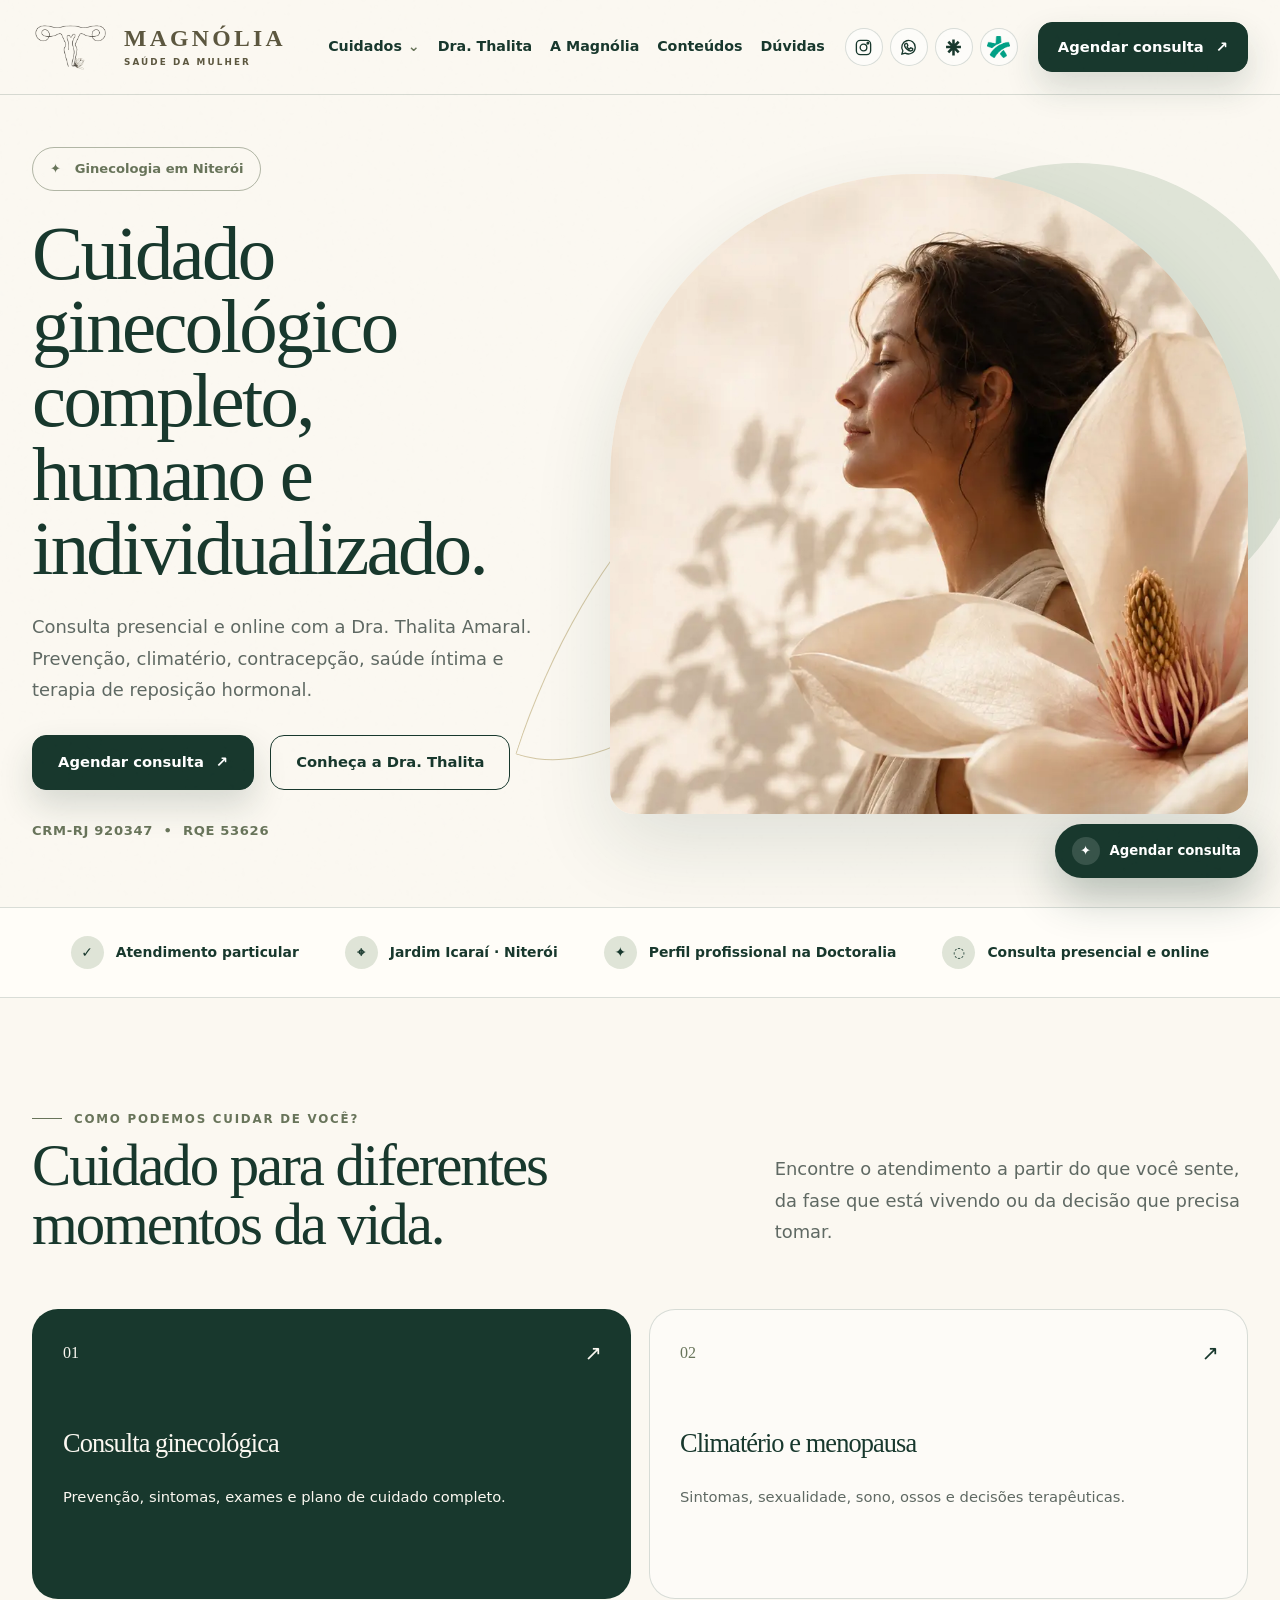
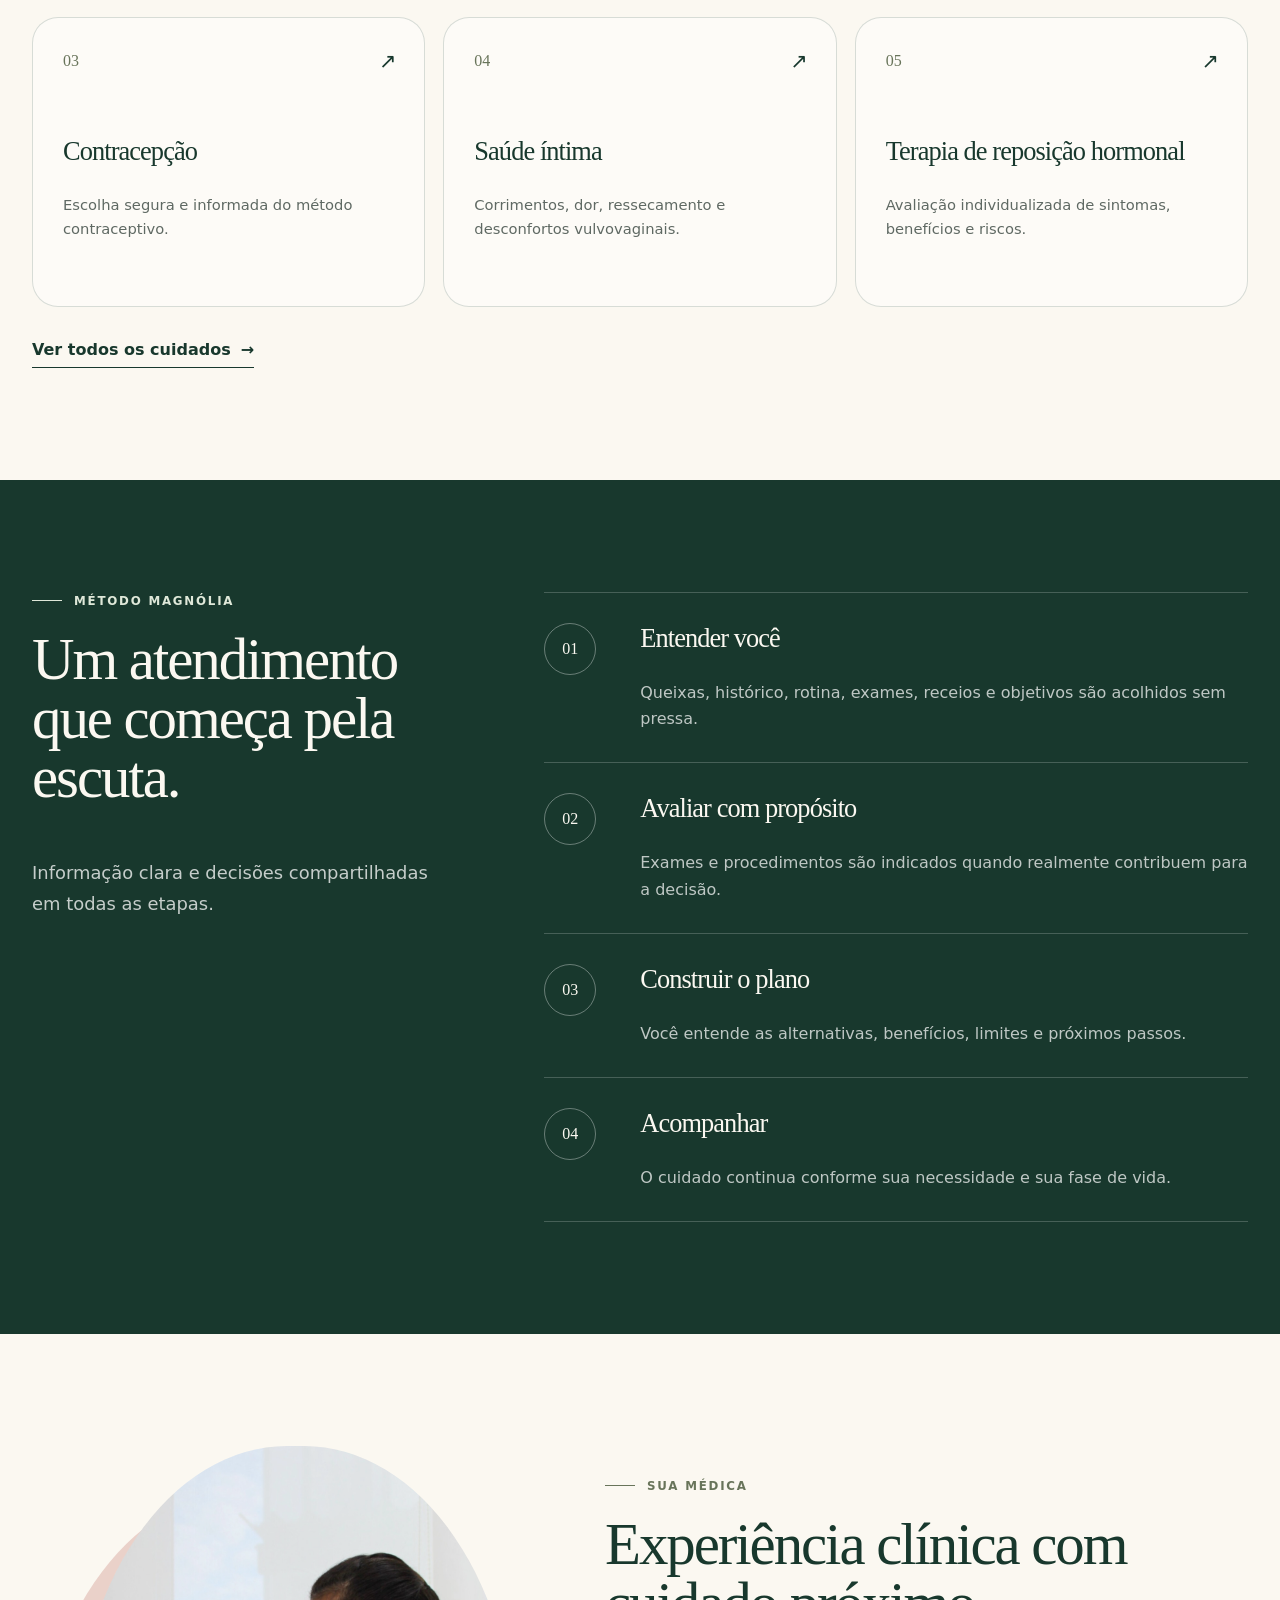
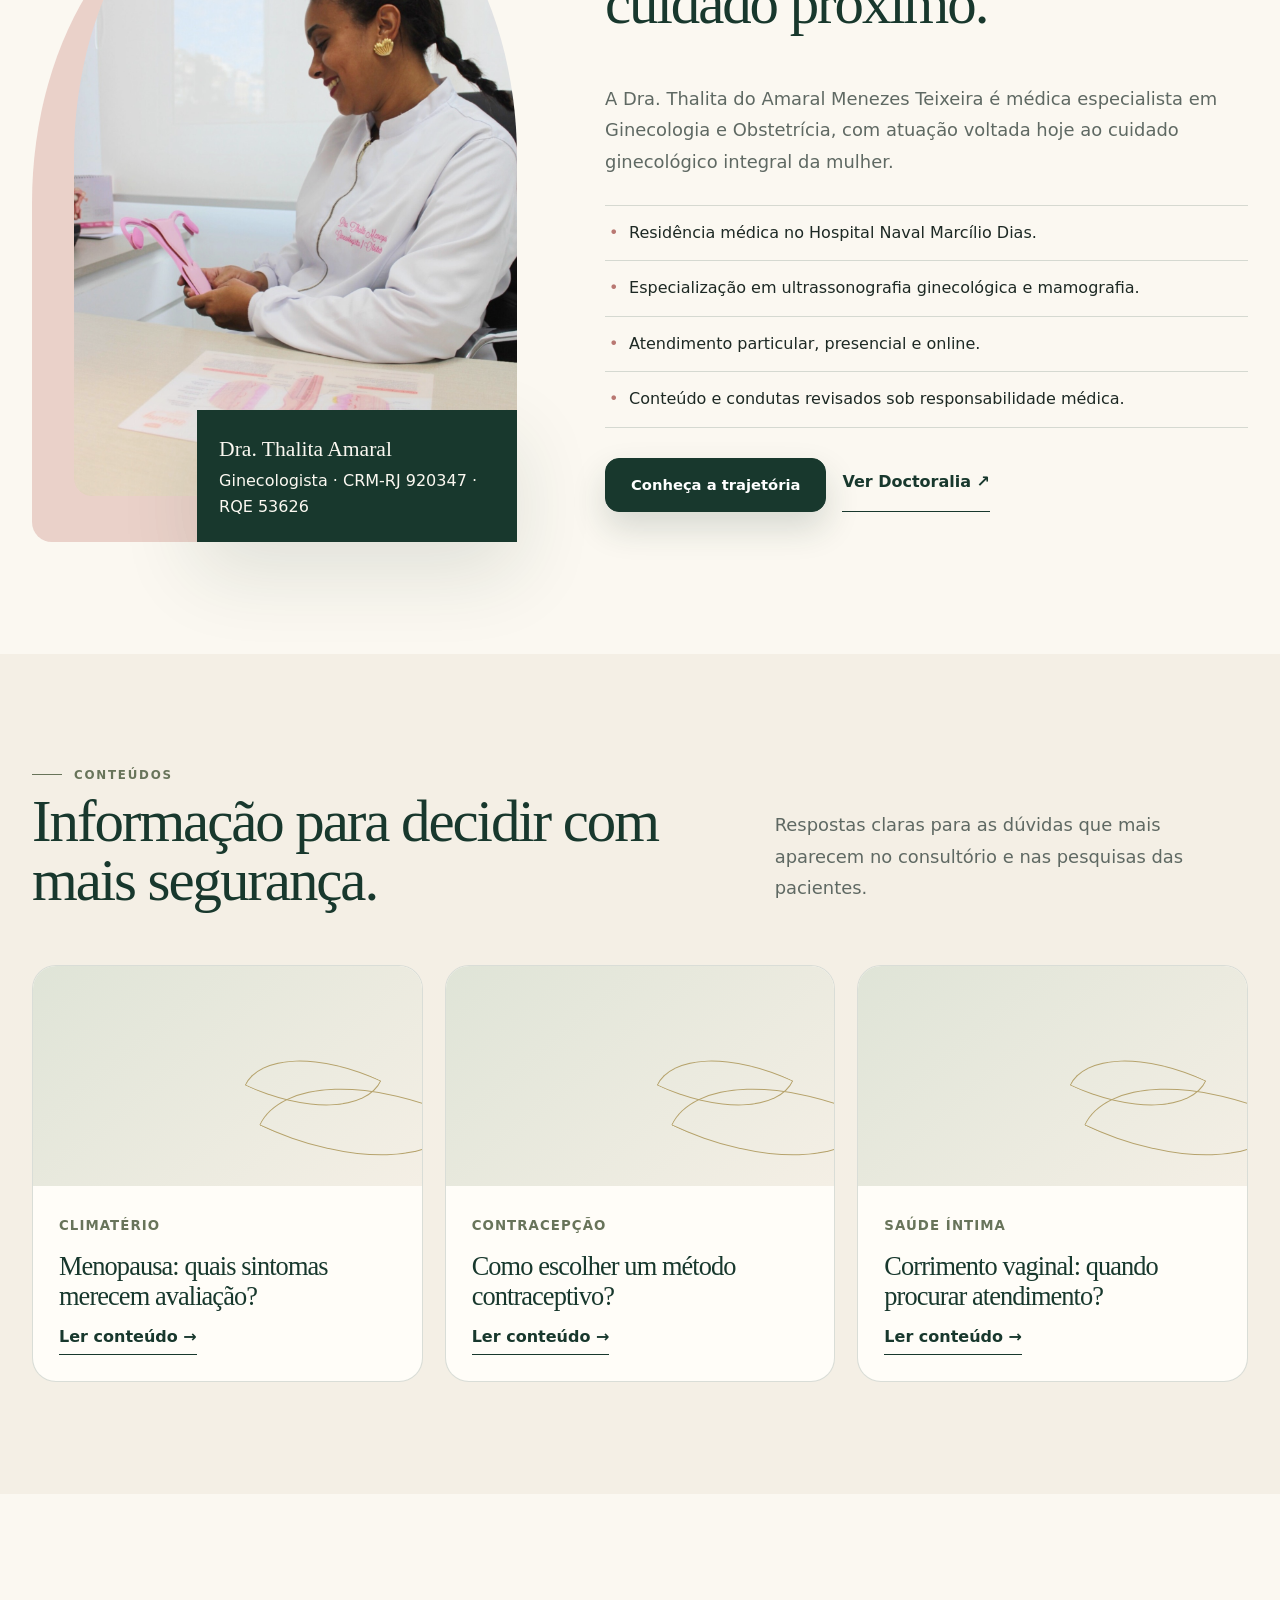
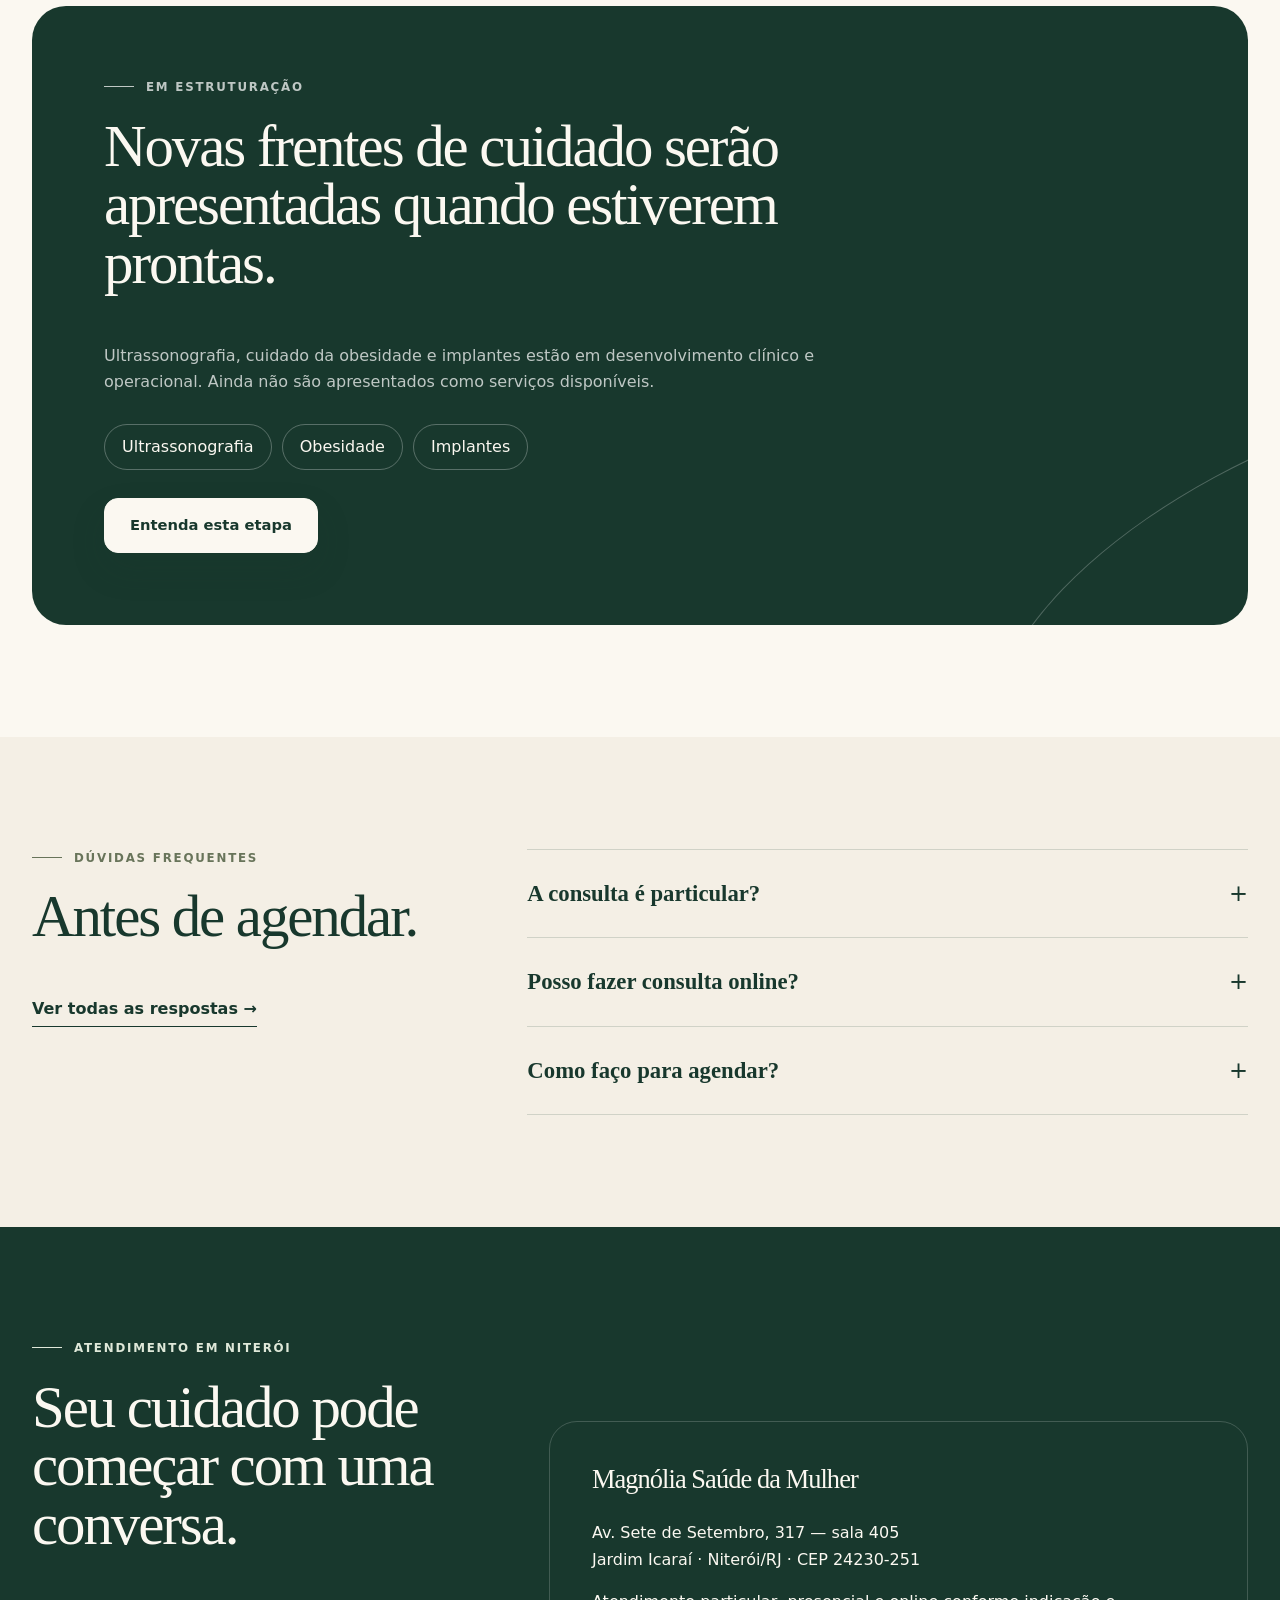
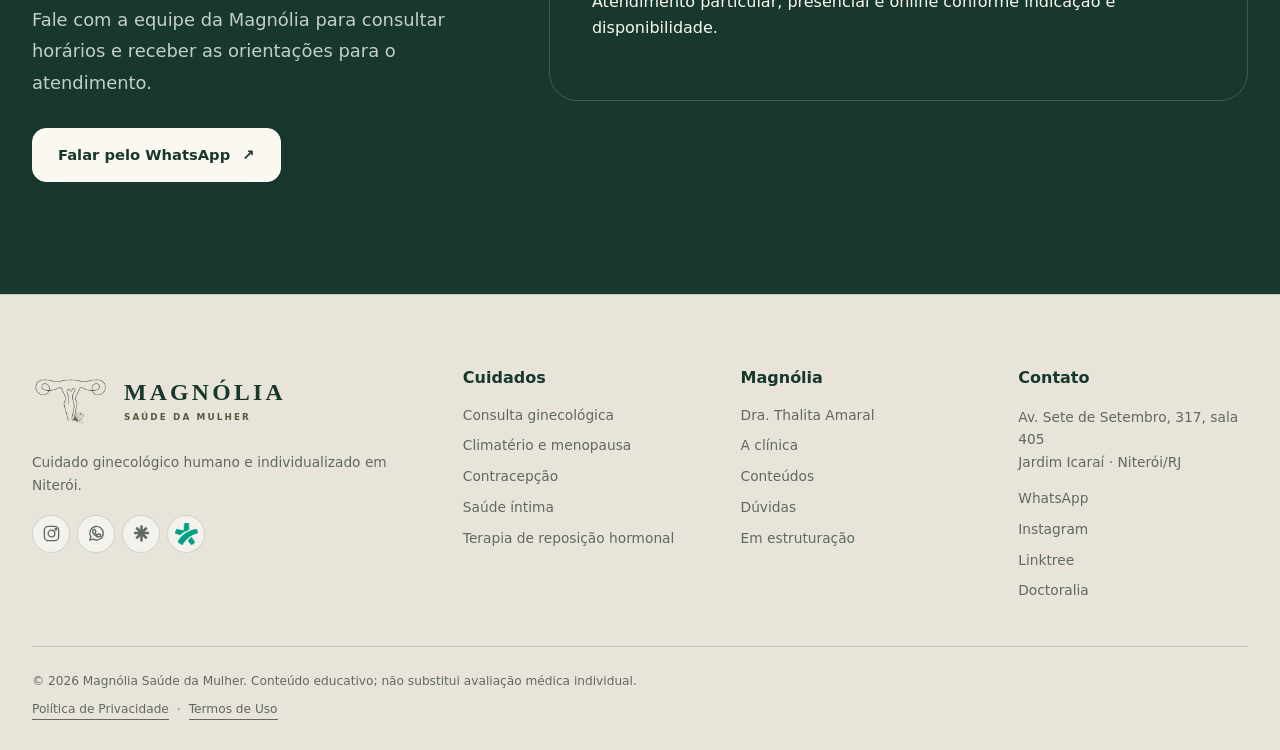
<file: index.html>
<!doctype html>
<html lang="pt-BR">
<head>
  <meta charset="utf-8">
  <meta name="viewport" content="width=device-width, initial-scale=1">
  <title>Ginecologista em Niterói | Dra. Thalita Amaral | Magnólia</title>
  <meta name="description" content="Cuidado ginecológico humano e individualizado em Niterói com a Dra. Thalita Amaral. Prevenção, climatério, contracepção, saúde íntima e TRH.">
  <meta name="robots" content="index, follow">
  <meta name="theme-color" content="#18382d">
  <link rel="canonical" href="https://magnoliasdm.com.br/">
  <link rel="icon" href="/favicon.svg" type="image/svg+xml">
  <link rel="stylesheet" href="/assets/site.css?v=20260803-5">
  <script type="application/ld+json">{"@context":"https://schema.org","@graph":[{"@type":"WebPage","@id":"https://magnoliasdm.com.br/#webpage","url":"https://magnoliasdm.com.br/","name":"Ginecologista em Niterói | Dra. Thalita Amaral | Magnólia","description":"Cuidado ginecológico humano e individualizado em Niterói com a Dra. Thalita Amaral. Prevenção, climatério, contracepção, saúde íntima e TRH.","inLanguage":"pt-BR","isPartOf":{"@id":"https://magnoliasdm.com.br/#website"},"datePublished":"2026-08-03","dateModified":"2026-08-03","about":{"@id":"https://magnoliasdm.com.br/#clinica"},"primaryImageOfPage":{"@type":"ImageObject","url":"https://magnoliasdm.com.br/hero-sensorial.webp"}},{"@type":"WebSite","@id":"https://magnoliasdm.com.br/#website","url":"https://magnoliasdm.com.br/","name":"Magnólia Saúde da Mulher","inLanguage":"pt-BR","publisher":{"@id":"https://magnoliasdm.com.br/#clinica"}},{"@type":"MedicalClinic","@id":"https://magnoliasdm.com.br/#clinica","name":"Magnólia Saúde da Mulher","url":"https://magnoliasdm.com.br/","logo":{"@type":"ImageObject","url":"https://magnoliasdm.com.br/logo_contorno.png"},"image":"https://magnoliasdm.com.br/hero-sensorial.webp","telephone":"+55 21 99036-8159","email":"magnoliasdm@gmail.com","medicalSpecialty":"https://schema.org/Gynecologic","address":{"@type":"PostalAddress","streetAddress":"Avenida Sete de Setembro, 317, sala 405","addressLocality":"Niterói","addressRegion":"RJ","postalCode":"24230-251","addressCountry":"BR"},"areaServed":{"@type":"City","name":"Niterói"},"sameAs":["https://www.instagram.com/magnoliaporthalita","https://linktr.ee/magnoliaporthalita","https://www.doctoralia.com.br/thalita-menezes-2/ginecologista/niteroi"],"employee":{"@id":"https://magnoliasdm.com.br/dra-thalita-amaral/#medica"}},{"@type":["Person","Physician"],"@id":"https://magnoliasdm.com.br/dra-thalita-amaral/#medica","name":"Dra. Thalita do Amaral Menezes Teixeira","alternateName":"Dra. Thalita Amaral","honorificPrefix":"Dra.","jobTitle":"Médica ginecologista","description":"Médica especialista em Ginecologia e Obstetrícia com atuação atual dedicada ao cuidado ginecológico integral da mulher.","url":"https://magnoliasdm.com.br/dra-thalita-amaral/","image":"https://magnoliasdm.com.br/dra-thalita-consultorio.jpg","medicalSpecialty":"https://schema.org/Gynecologic","identifier":[{"@type":"PropertyValue","propertyID":"CRM-RJ","value":"920347"},{"@type":"PropertyValue","propertyID":"RQE","value":"53626"}],"worksFor":{"@id":"https://magnoliasdm.com.br/#clinica"},"address":{"@type":"PostalAddress","streetAddress":"Avenida Sete de Setembro, 317, sala 405","addressLocality":"Niterói","addressRegion":"RJ","postalCode":"24230-251","addressCountry":"BR"},"sameAs":["https://www.doctoralia.com.br/thalita-menezes-2/ginecologista/niteroi"]}]}</script>
</head>
<body>

  <header class="site-header">
    <div class="shell nav-bar">
      <a class="brand" href="/" aria-label="Magnólia — Saúde da Mulher, página inicial">
        <span class="brand-symbol"><img src="/logo_contorno.png" alt="" width="493" height="324"></span><span class="brand-copy"><strong>MAGNÓLIA</strong><small>SAÚDE DA MULHER</small></span>
      </a>
      <nav class="desktop-nav" aria-label="Navegação principal">
        <details class="nav-dropdown">
          <summary>Cuidados</summary>
          <div class="nav-dropdown-menu">
            <a href="/cuidados/">Todos os cuidados</a>
            <a href="/cuidados/consulta-ginecologica/">Consulta ginecológica</a>
            <a href="/cuidados/climaterio-menopausa/">Climatério e menopausa</a>
            <a href="/cuidados/contracepcao/">Contracepção</a>
            <a href="/cuidados/saude-intima/">Saúde íntima</a>
            <a href="/cuidados/trh/">Terapia de reposição hormonal</a>
          </div>
        </details>
        <a href="/dra-thalita-amaral/">Dra. Thalita</a>
        <a href="/a-magnolia/">A Magnólia</a>
        <a href="/conteudos/">Conteúdos</a>
        <a href="/duvidas/">Dúvidas</a>
      </nav>
      <div class="social-links header-socials" aria-label="Redes e perfis da Magnólia">
    <a href="https://www.instagram.com/magnoliaporthalita" target="_blank" rel="noopener noreferrer" aria-label="Instagram da Magnólia"><svg viewBox="0 0 24 24" aria-hidden="true"><rect x="3" y="3" width="18" height="18" rx="5"></rect><circle cx="12" cy="12" r="4.2"></circle><circle cx="17.5" cy="6.6" r="1"></circle></svg></a>
    <a href="https://wa.me/5521990368159?text=Ol%C3%A1%2C%20gostaria%20de%20agendar%20uma%20consulta%20com%20a%20Dra.%20Thalita." target="_blank" rel="noopener noreferrer" aria-label="WhatsApp da Magnólia"><svg viewBox="0 0 24 24" aria-hidden="true"><path d="M20.5 11.7a8.5 8.5 0 0 1-12.6 7.4L3.5 20.5l1.4-4.2A8.5 8.5 0 1 1 20.5 11.7Z"></path><path d="M8.3 7.5c.3-.7.7-.7 1-.7h.5c.2 0 .4.1.5.4l.8 1.9c.1.3.1.5-.1.7l-.6.8c-.2.2-.1.5 0 .7.5 1 1.3 1.8 2.3 2.4.3.2.6.2.8 0l.9-1.1c.2-.2.4-.3.7-.2l1.8.8c.3.1.5.3.5.6 0 .4-.2 1.4-.7 1.8-.5.5-1.2.8-2 .8-.8 0-2.7-.4-4.6-2.1-1.5-1.3-2.5-2.9-2.8-3.8-.4-1-.4-2 .1-3Z"></path></svg></a>
    <a href="https://linktr.ee/magnoliaporthalita" target="_blank" rel="noopener noreferrer" aria-label="Linktree da Magnólia"><svg class="linktree-mark" viewBox="0 0 24 24" aria-hidden="true"><path d="M10.4 2h3.2v5.4l3.8-3.8 2.3 2.3-4 4h5.7v3.2h-5.7l4 4-2.3 2.3-3.8-3.8V22h-3.2v-6.4l-3.8 3.8-2.3-2.3 4-4H2.6V9.9h5.7l-4-4 2.3-2.3 3.8 3.8V2Z"></path></svg></a>
    <a class="doctoralia-link" href="https://www.doctoralia.com.br/thalita-menezes-2/ginecologista/niteroi" target="_blank" rel="noopener noreferrer" aria-label="Perfil da Dra. Thalita na Doctoralia"><img src="/doctoralia-symbol.svg" alt="" width="128" height="122"></a>
  </div>
      <a class="button button--small header-cta" href="https://wa.me/5521990368159?text=Ol%C3%A1%2C%20gostaria%20de%20agendar%20uma%20consulta%20com%20a%20Dra.%20Thalita." target="_blank" rel="noopener noreferrer">Agendar consulta <span aria-hidden="true">↗</span></a>
      <button class="mobile-toggle" type="button" data-menu-button aria-expanded="false" aria-controls="mobile-menu">Menu</button>
    </div>
    <nav class="mobile-panel" id="mobile-menu" data-mobile-panel aria-label="Navegação em dispositivos móveis">
      <a href="/cuidados/">Cuidados</a>
      <a href="/dra-thalita-amaral/">Dra. Thalita</a>
      <a href="/a-magnolia/">A Magnólia</a>
      <a href="/conteudos/">Conteúdos</a>
      <a href="/duvidas/">Dúvidas</a>
      <a href="/em-estruturacao/">Em estruturação</a>
      <a href="https://wa.me/5521990368159?text=Ol%C3%A1%2C%20gostaria%20de%20agendar%20uma%20consulta%20com%20a%20Dra.%20Thalita." target="_blank" rel="noopener noreferrer">Agendar consulta</a>
      <div class="social-links mobile-socials" aria-label="Redes e perfis da Magnólia">
    <a href="https://www.instagram.com/magnoliaporthalita" target="_blank" rel="noopener noreferrer" aria-label="Instagram da Magnólia"><svg viewBox="0 0 24 24" aria-hidden="true"><rect x="3" y="3" width="18" height="18" rx="5"></rect><circle cx="12" cy="12" r="4.2"></circle><circle cx="17.5" cy="6.6" r="1"></circle></svg></a>
    <a href="https://wa.me/5521990368159?text=Ol%C3%A1%2C%20gostaria%20de%20agendar%20uma%20consulta%20com%20a%20Dra.%20Thalita." target="_blank" rel="noopener noreferrer" aria-label="WhatsApp da Magnólia"><svg viewBox="0 0 24 24" aria-hidden="true"><path d="M20.5 11.7a8.5 8.5 0 0 1-12.6 7.4L3.5 20.5l1.4-4.2A8.5 8.5 0 1 1 20.5 11.7Z"></path><path d="M8.3 7.5c.3-.7.7-.7 1-.7h.5c.2 0 .4.1.5.4l.8 1.9c.1.3.1.5-.1.7l-.6.8c-.2.2-.1.5 0 .7.5 1 1.3 1.8 2.3 2.4.3.2.6.2.8 0l.9-1.1c.2-.2.4-.3.7-.2l1.8.8c.3.1.5.3.5.6 0 .4-.2 1.4-.7 1.8-.5.5-1.2.8-2 .8-.8 0-2.7-.4-4.6-2.1-1.5-1.3-2.5-2.9-2.8-3.8-.4-1-.4-2 .1-3Z"></path></svg></a>
    <a href="https://linktr.ee/magnoliaporthalita" target="_blank" rel="noopener noreferrer" aria-label="Linktree da Magnólia"><svg class="linktree-mark" viewBox="0 0 24 24" aria-hidden="true"><path d="M10.4 2h3.2v5.4l3.8-3.8 2.3 2.3-4 4h5.7v3.2h-5.7l4 4-2.3 2.3-3.8-3.8V22h-3.2v-6.4l-3.8 3.8-2.3-2.3 4-4H2.6V9.9h5.7l-4-4 2.3-2.3 3.8 3.8V2Z"></path></svg></a>
    <a class="doctoralia-link" href="https://www.doctoralia.com.br/thalita-menezes-2/ginecologista/niteroi" target="_blank" rel="noopener noreferrer" aria-label="Perfil da Dra. Thalita na Doctoralia"><img src="/doctoralia-symbol.svg" alt="" width="128" height="122"></a>
  </div>
    </nav>
  </header>
<main>
    <section class="hero">
      <div class="shell hero-grid">
        <div class="hero-copy" data-reveal>
          <div class="care-pill">✦ &nbsp; Ginecologia em Niterói</div>
          <h1>Cuidado ginecológico completo, humano e individualizado.</h1>
          <p class="lead">Consulta presencial e online com a Dra. Thalita Amaral. Prevenção, climatério, contracepção, saúde íntima e terapia de reposição hormonal.</p>
          <div class="actions">
            <a class="button" href="https://wa.me/5521990368159?text=Ol%C3%A1%2C%20gostaria%20de%20agendar%20uma%20consulta%20com%20a%20Dra.%20Thalita." target="_blank" rel="noopener noreferrer">Agendar consulta <span aria-hidden="true">↗</span></a>
            <a class="button button--ghost" href="/dra-thalita-amaral/">Conheça a Dra. Thalita</a>
          </div>
          <div class="credentials">CRM-RJ 920347 &nbsp;•&nbsp; RQE 53626</div>
        </div>
        <div class="hero-art" data-reveal>
          <div class="hero-image-frame"><img src="/hero-sensorial.webp" alt="Mulher em ambiente acolhedor com uma magnólia em primeiro plano" width="1600" height="900"></div>
        </div>
      </div>
    </section>
    <section class="trust-strip">
      <div class="shell trust-row">
        <div class="trust-item"><span>✓</span> Atendimento particular</div>
        <div class="trust-item"><span>⌖</span> Jardim Icaraí · Niterói</div>
        <a class="trust-item" href="https://www.doctoralia.com.br/thalita-menezes-2/ginecologista/niteroi" target="_blank" rel="noopener noreferrer"><span>✦</span> Perfil profissional na Doctoralia</a>
        <div class="trust-item"><span>◌</span> Consulta presencial e online</div>
      </div>
    </section>
    <section class="section" id="cuidados">
      <div class="shell">
        <div class="heading-row" data-reveal>
          <div><p class="eyebrow">Como podemos cuidar de você?</p><h2>Cuidado para diferentes momentos da vida.</h2></div>
          <p class="lead">Encontre o atendimento a partir do que você sente, da fase que está vivendo ou da decisão que precisa tomar.</p>
        </div>
        <div class="care-grid">
          <a class="care-card care-card--accent" href="/cuidados/consulta-ginecologica/" data-reveal><span class="care-card__number">01</span><span class="care-card__arrow">↗</span><h3>Consulta ginecológica</h3><p>Prevenção, sintomas, exames e plano de cuidado completo.</p></a>
          <a class="care-card" href="/cuidados/climaterio-menopausa/" data-reveal><span class="care-card__number">02</span><span class="care-card__arrow">↗</span><h3>Climatério e menopausa</h3><p>Sintomas, sexualidade, sono, ossos e decisões terapêuticas.</p></a>
          <a class="care-card" href="/cuidados/contracepcao/" data-reveal><span class="care-card__number">03</span><span class="care-card__arrow">↗</span><h3>Contracepção</h3><p>Escolha segura e informada do método contraceptivo.</p></a>
          <a class="care-card" href="/cuidados/saude-intima/" data-reveal><span class="care-card__number">04</span><span class="care-card__arrow">↗</span><h3>Saúde íntima</h3><p>Corrimentos, dor, ressecamento e desconfortos vulvovaginais.</p></a>
          <a class="care-card" href="/cuidados/trh/" data-reveal><span class="care-card__number">05</span><span class="care-card__arrow">↗</span><h3>Terapia de reposição hormonal</h3><p>Avaliação individualizada de sintomas, benefícios e riscos.</p></a>
        </div>
        <div class="actions"><a class="text-link" href="/cuidados/">Ver todos os cuidados <span>→</span></a></div>
      </div>
    </section>
    <section class="section section--forest">
      <div class="shell journey-grid">
        <div class="journey-intro" data-reveal><p class="eyebrow eyebrow--light">Método Magnólia</p><h2>Um atendimento que começa pela escuta.</h2><p class="lead">Informação clara e decisões compartilhadas em todas as etapas.</p></div>
        <div class="journey-list" data-reveal>
          <div class="journey-step"><div><h3>Entender você</h3><p>Queixas, histórico, rotina, exames, receios e objetivos são acolhidos sem pressa.</p></div></div>
          <div class="journey-step"><div><h3>Avaliar com propósito</h3><p>Exames e procedimentos são indicados quando realmente contribuem para a decisão.</p></div></div>
          <div class="journey-step"><div><h3>Construir o plano</h3><p>Você entende as alternativas, benefícios, limites e próximos passos.</p></div></div>
          <div class="journey-step"><div><h3>Acompanhar</h3><p>O cuidado continua conforme sua necessidade e sua fase de vida.</p></div></div>
        </div>
      </div>
    </section>
    <section class="section">
      <div class="shell doctor-grid">
        <div class="doctor-photo" data-reveal><img src="/dra-thalita-consultorio.jpg" alt="Dra. Thalita Amaral em seu consultório" width="1364" height="2048" loading="lazy"><div class="doctor-note"><strong>Dra. Thalita Amaral</strong>Ginecologista · CRM-RJ 920347 · RQE 53626</div></div>
        <div data-reveal><p class="eyebrow">Sua médica</p><h2>Experiência clínica com cuidado próximo.</h2><p class="lead">A Dra. Thalita do Amaral Menezes Teixeira é médica especialista em Ginecologia e Obstetrícia, com atuação voltada hoje ao cuidado ginecológico integral da mulher.</p><ul class="fact-list"><li>Residência médica no Hospital Naval Marcílio Dias.</li><li>Especialização em ultrassonografia ginecológica e mamografia.</li><li>Atendimento particular, presencial e online.</li><li>Conteúdo e condutas revisados sob responsabilidade médica.</li></ul><div class="actions"><a class="button" href="/dra-thalita-amaral/">Conheça a trajetória</a><a class="text-link" href="https://www.doctoralia.com.br/thalita-menezes-2/ginecologista/niteroi" target="_blank" rel="noopener noreferrer">Ver Doctoralia ↗</a></div></div>
      </div>
    </section>
    <section class="section section--soft">
      <div class="shell">
        <div class="heading-row" data-reveal><div><p class="eyebrow">Conteúdos</p><h2>Informação para decidir com mais segurança.</h2></div><p class="lead">Respostas claras para as dúvidas que mais aparecem no consultório e nas pesquisas das pacientes.</p></div>
        <div class="content-grid">
          <a class="content-card" href="/conteudos/#climaterio" data-reveal><div class="content-card__visual"></div><div class="content-card__body"><small>Climatério</small><h3>Menopausa: quais sintomas merecem avaliação?</h3><span class="text-link">Ler conteúdo →</span></div></a>
          <a class="content-card" href="/conteudos/#contracepcao" data-reveal><div class="content-card__visual"></div><div class="content-card__body"><small>Contracepção</small><h3>Como escolher um método contraceptivo?</h3><span class="text-link">Ler conteúdo →</span></div></a>
          <a class="content-card" href="/conteudos/#saude-intima" data-reveal><div class="content-card__visual"></div><div class="content-card__body"><small>Saúde íntima</small><h3>Corrimento vaginal: quando procurar atendimento?</h3><span class="text-link">Ler conteúdo →</span></div></a>
        </div>
      </div>
    </section>
    <section class="section"><div class="shell"><div class="soon-panel" data-reveal><p class="eyebrow eyebrow--light">Em estruturação</p><h2>Novas frentes de cuidado serão apresentadas quando estiverem prontas.</h2><p>Ultrassonografia, cuidado da obesidade e implantes estão em desenvolvimento clínico e operacional. Ainda não são apresentados como serviços disponíveis.</p><div class="soon-tags"><span>Ultrassonografia</span><span>Obesidade</span><span>Implantes</span></div><a class="button button--light" href="/em-estruturacao/">Entenda esta etapa</a></div></div></section>
    <section class="section section--soft"><div class="shell faq-grid"><div class="faq-intro" data-reveal><p class="eyebrow">Dúvidas frequentes</p><h2>Antes de agendar.</h2><a class="text-link" href="/duvidas/">Ver todas as respostas →</a></div><div class="faq-list" data-reveal><details><summary>A consulta é particular?<span>+</span></summary><p>Sim. O atendimento é particular. A clínica pode emitir documentação para tentativa de reembolso, conforme as regras do plano da paciente.</p></details><details><summary>Posso fazer consulta online?<span>+</span></summary><p>Sim, para demandas compatíveis com teleatendimento. Quando houver necessidade de exame físico ou procedimento, será orientada consulta presencial.</p></details><details><summary>Como faço para agendar?<span>+</span></summary><p>O agendamento é realizado pelo WhatsApp. A equipe informa horários, valores e orientações.</p></details></div></div></section>
    <section class="section section--forest">
    <div class="shell contact-grid">
      <div data-reveal>
        <p class="eyebrow eyebrow--light">Atendimento em Niterói</p>
        <h2>Seu cuidado pode começar com uma conversa.</h2>
        <p class="lead">Fale com a equipe da Magnólia para consultar horários e receber as orientações para o atendimento.</p>
        <div class="actions"><a class="button button--light" href="https://wa.me/5521990368159?text=Ol%C3%A1%2C%20gostaria%20de%20agendar%20uma%20consulta%20com%20a%20Dra.%20Thalita." target="_blank" rel="noopener noreferrer">Falar pelo WhatsApp <span aria-hidden="true">↗</span></a></div>
      </div>
      <div class="contact-card" data-reveal>
        <h3>Magnólia Saúde da Mulher</h3>
        <p>Av. Sete de Setembro, 317 — sala 405<br>Jardim Icaraí · Niterói/RJ · CEP 24230-251</p>
        <p>Atendimento particular, presencial e online conforme indicação e disponibilidade.</p>
      </div>
    </div>
  </section></main>

  <footer class="site-footer">
    <div class="shell footer-grid">
      <div class="footer-brand">
        <a class="brand brand--footer" href="/" aria-label="Magnólia — Saúde da Mulher, página inicial"><span class="brand-symbol"><img src="/logo_contorno.png" alt="" width="493" height="324"></span><span class="brand-copy"><strong>MAGNÓLIA</strong><small>SAÚDE DA MULHER</small></span></a>
        <p>Cuidado ginecológico humano e individualizado em Niterói.</p>
        <div class="social-links footer-socials" aria-label="Redes e perfis da Magnólia">
    <a href="https://www.instagram.com/magnoliaporthalita" target="_blank" rel="noopener noreferrer" aria-label="Instagram da Magnólia"><svg viewBox="0 0 24 24" aria-hidden="true"><rect x="3" y="3" width="18" height="18" rx="5"></rect><circle cx="12" cy="12" r="4.2"></circle><circle cx="17.5" cy="6.6" r="1"></circle></svg></a>
    <a href="https://wa.me/5521990368159?text=Ol%C3%A1%2C%20gostaria%20de%20agendar%20uma%20consulta%20com%20a%20Dra.%20Thalita." target="_blank" rel="noopener noreferrer" aria-label="WhatsApp da Magnólia"><svg viewBox="0 0 24 24" aria-hidden="true"><path d="M20.5 11.7a8.5 8.5 0 0 1-12.6 7.4L3.5 20.5l1.4-4.2A8.5 8.5 0 1 1 20.5 11.7Z"></path><path d="M8.3 7.5c.3-.7.7-.7 1-.7h.5c.2 0 .4.1.5.4l.8 1.9c.1.3.1.5-.1.7l-.6.8c-.2.2-.1.5 0 .7.5 1 1.3 1.8 2.3 2.4.3.2.6.2.8 0l.9-1.1c.2-.2.4-.3.7-.2l1.8.8c.3.1.5.3.5.6 0 .4-.2 1.4-.7 1.8-.5.5-1.2.8-2 .8-.8 0-2.7-.4-4.6-2.1-1.5-1.3-2.5-2.9-2.8-3.8-.4-1-.4-2 .1-3Z"></path></svg></a>
    <a href="https://linktr.ee/magnoliaporthalita" target="_blank" rel="noopener noreferrer" aria-label="Linktree da Magnólia"><svg class="linktree-mark" viewBox="0 0 24 24" aria-hidden="true"><path d="M10.4 2h3.2v5.4l3.8-3.8 2.3 2.3-4 4h5.7v3.2h-5.7l4 4-2.3 2.3-3.8-3.8V22h-3.2v-6.4l-3.8 3.8-2.3-2.3 4-4H2.6V9.9h5.7l-4-4 2.3-2.3 3.8 3.8V2Z"></path></svg></a>
    <a class="doctoralia-link" href="https://www.doctoralia.com.br/thalita-menezes-2/ginecologista/niteroi" target="_blank" rel="noopener noreferrer" aria-label="Perfil da Dra. Thalita na Doctoralia"><img src="/doctoralia-symbol.svg" alt="" width="128" height="122"></a>
  </div>
      </div>
      <div>
        <strong>Cuidados</strong>
        <div class="footer-links">
          <a href="/cuidados/consulta-ginecologica/">Consulta ginecológica</a>
          <a href="/cuidados/climaterio-menopausa/">Climatério e menopausa</a>
          <a href="/cuidados/contracepcao/">Contracepção</a>
          <a href="/cuidados/saude-intima/">Saúde íntima</a>
          <a href="/cuidados/trh/">Terapia de reposição hormonal</a>
        </div>
      </div>
      <div>
        <strong>Magnólia</strong>
        <div class="footer-links">
          <a href="/dra-thalita-amaral/">Dra. Thalita Amaral</a>
          <a href="/a-magnolia/">A clínica</a>
          <a href="/conteudos/">Conteúdos</a>
          <a href="/duvidas/">Dúvidas</a>
          <a href="/em-estruturacao/">Em estruturação</a>
        </div>
      </div>
      <div>
        <strong>Contato</strong>
        <p>Av. Sete de Setembro, 317, sala 405<br>Jardim Icaraí · Niterói/RJ</p>
        <div class="footer-links">
          <a href="https://wa.me/5521990368159?text=Ol%C3%A1%2C%20gostaria%20de%20agendar%20uma%20consulta%20com%20a%20Dra.%20Thalita." target="_blank" rel="noopener noreferrer">WhatsApp</a>
          <a href="https://www.instagram.com/magnoliaporthalita" target="_blank" rel="noopener noreferrer">Instagram</a>
          <a href="https://linktr.ee/magnoliaporthalita" target="_blank" rel="noopener noreferrer">Linktree</a>
          <a href="https://www.doctoralia.com.br/thalita-menezes-2/ginecologista/niteroi" target="_blank" rel="noopener noreferrer">Doctoralia</a>
        </div>
      </div>
    </div>
    <div class="shell footer-legal"><span>© <span data-year>2026</span> Magnólia Saúde da Mulher. Conteúdo educativo; não substitui avaliação médica individual.</span><span class="footer-legal-links"><a href="/politica-de-privacidade/">Política de Privacidade</a><span aria-hidden="true">·</span><a href="/termos-de-uso/">Termos de Uso</a></span></div>
  </footer>
  <a class="floating-whatsapp" href="https://wa.me/5521990368159?text=Ol%C3%A1%2C%20gostaria%20de%20agendar%20uma%20consulta%20com%20a%20Dra.%20Thalita." target="_blank" rel="noopener noreferrer" aria-label="Agendar consulta pelo WhatsApp"><span>✦</span> Agendar consulta</a>
<script src="/assets/site.js?v=20260803-5" defer></script>
</body>
</html>
</file>
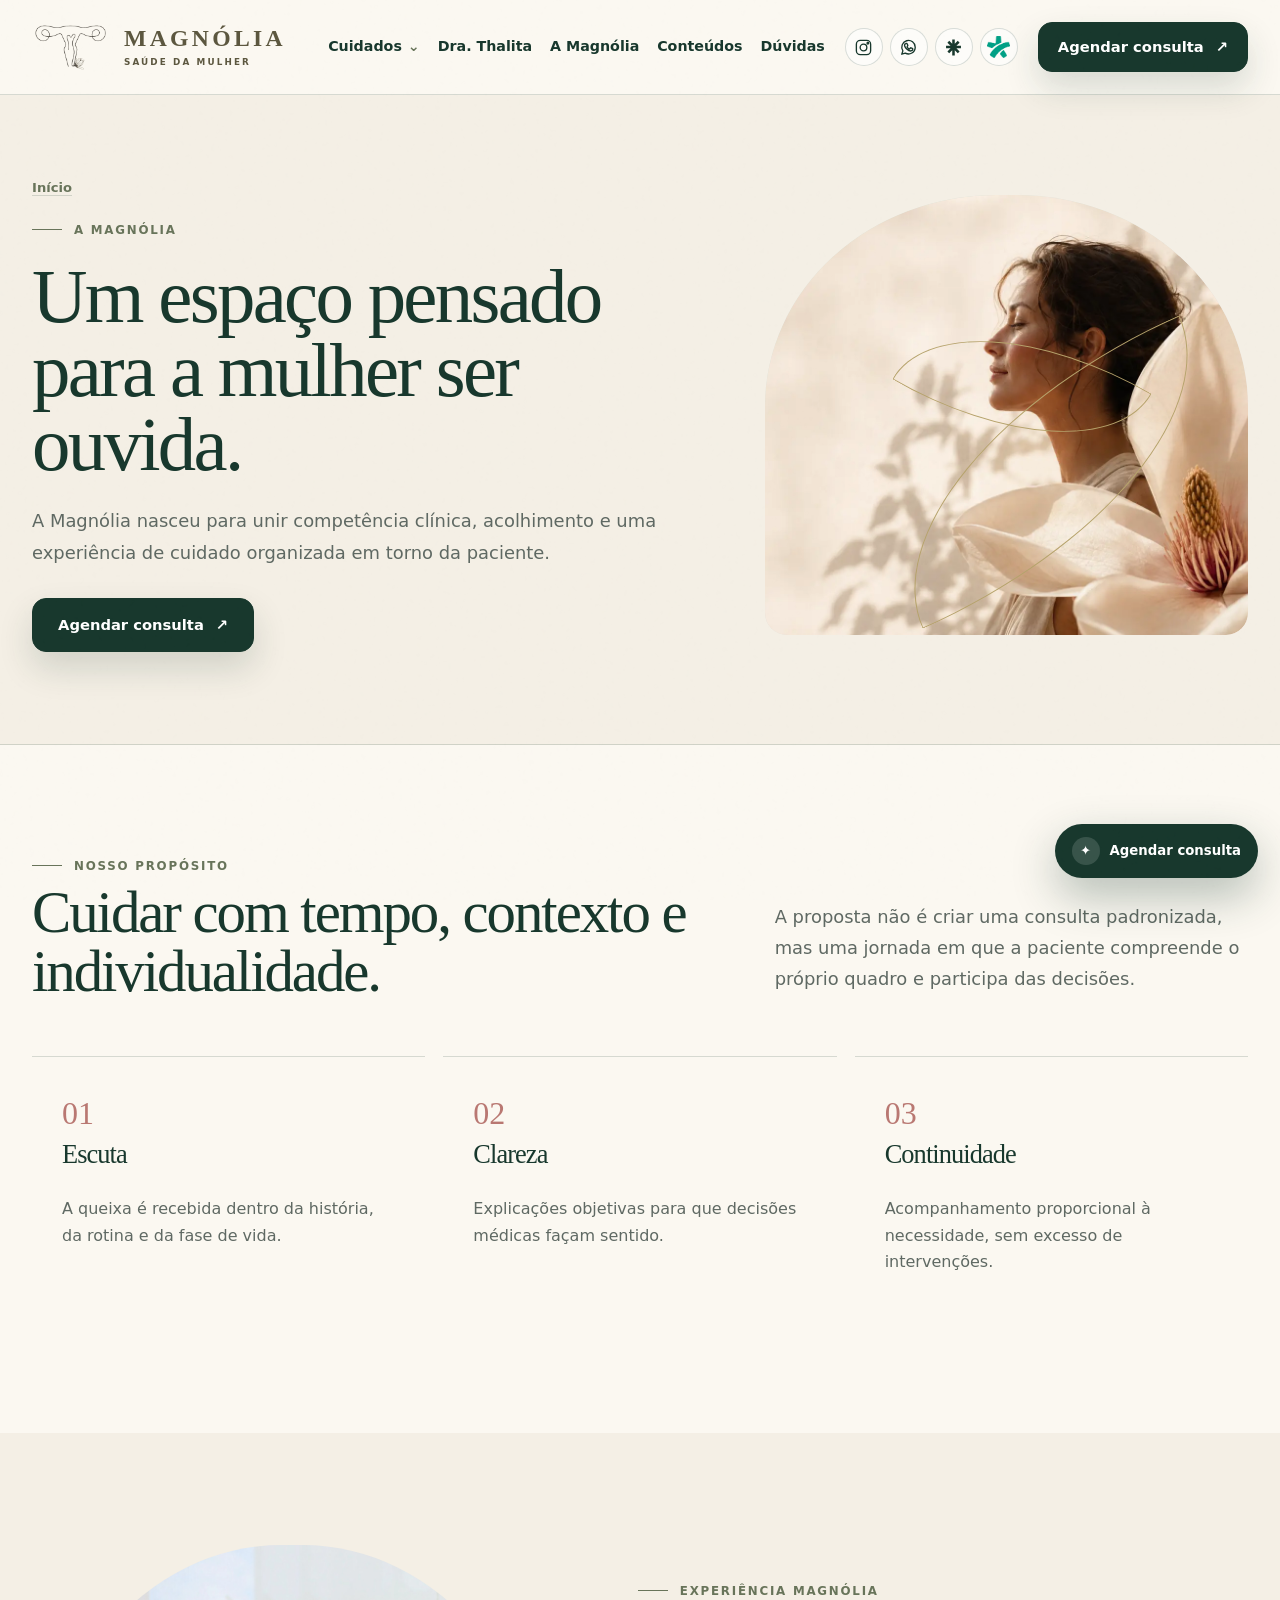
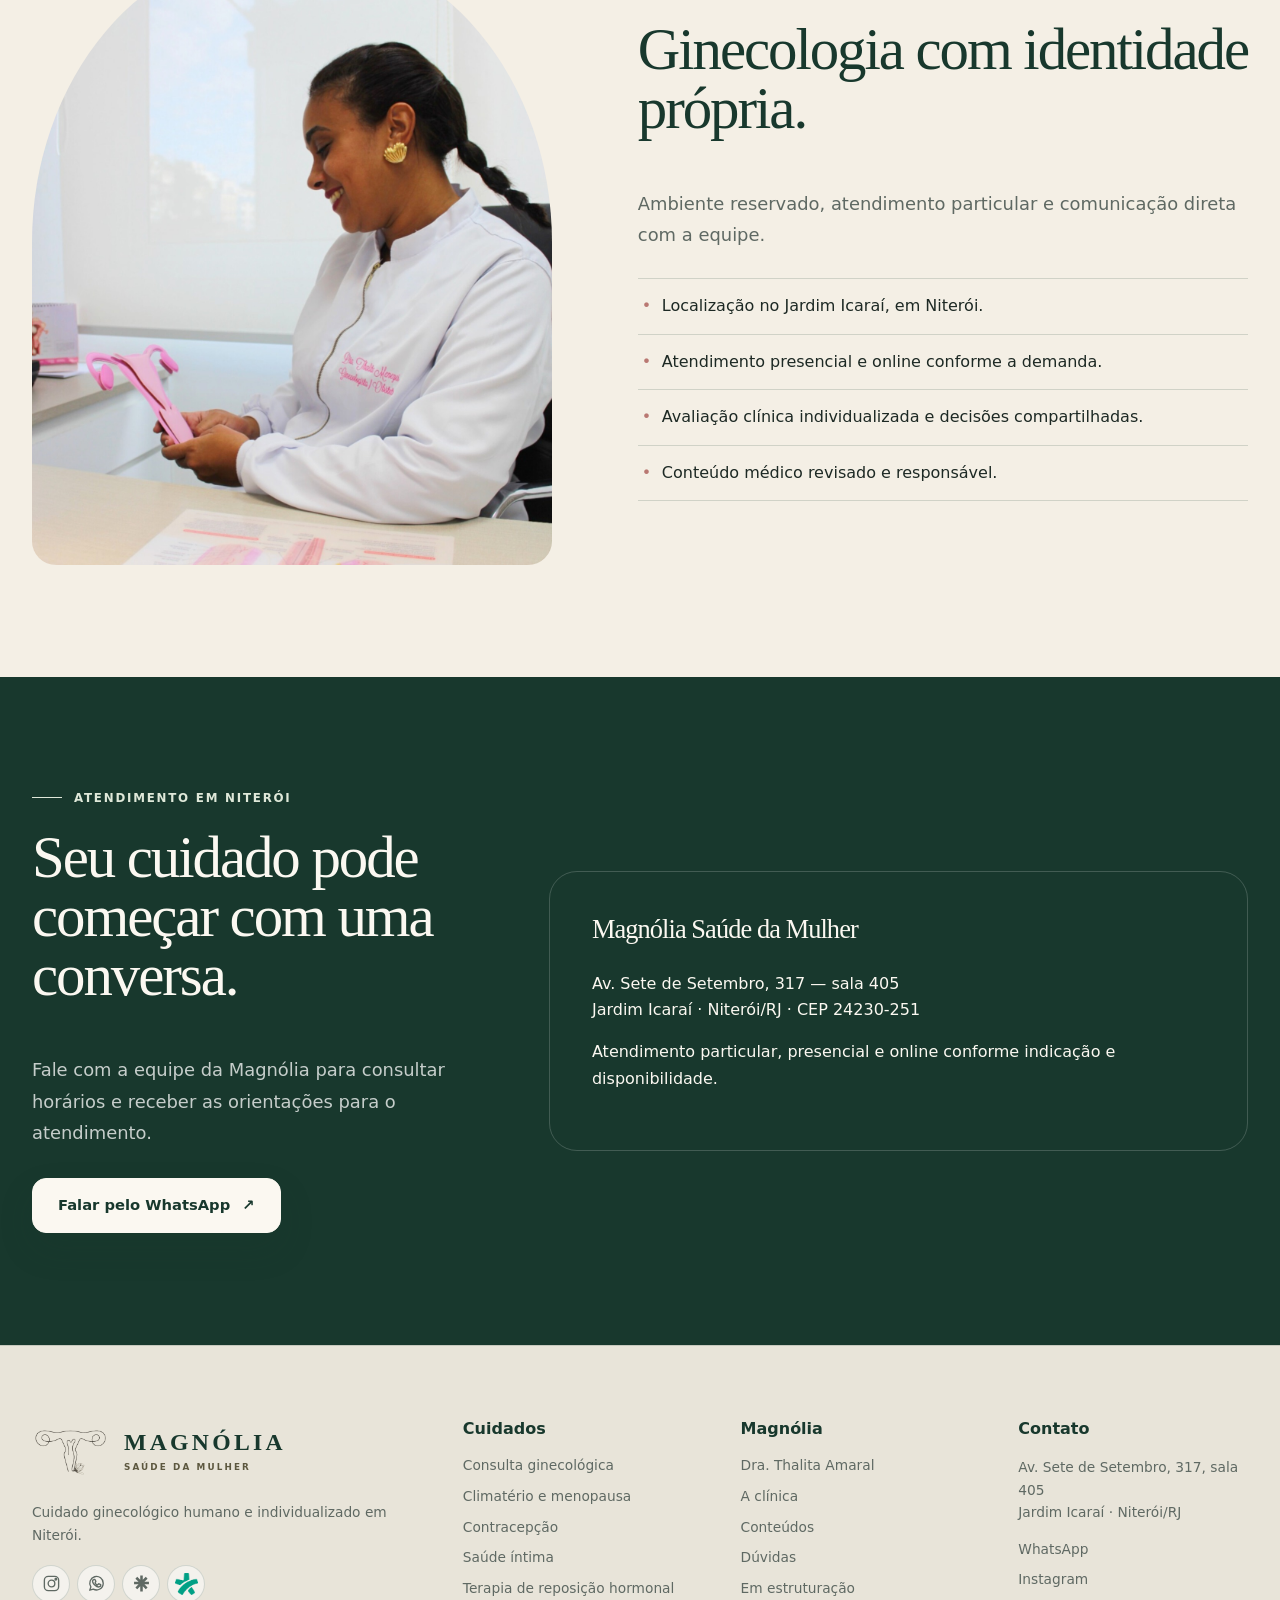
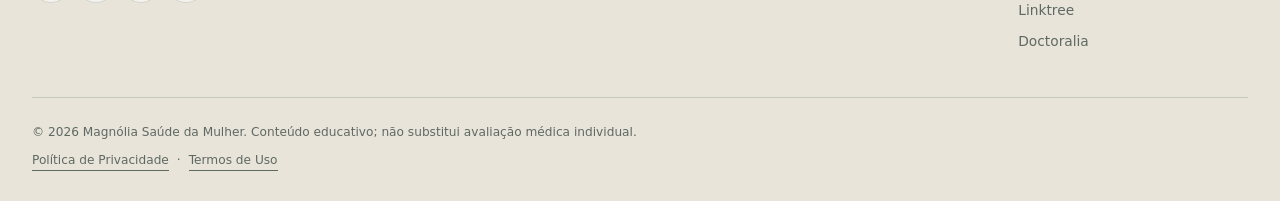
<file: a-magnolia/index.html>
<!doctype html>
<html lang="pt-BR">
<head>
  <meta charset="utf-8">
  <meta name="viewport" content="width=device-width, initial-scale=1">
  <title>A Magnólia Saúde da Mulher | Niterói</title>
  <meta name="description" content="Conheça a Magnólia Saúde da Mulher, clínica ginecológica em Niterói criada para oferecer cuidado humano, claro e individualizado.">
  <meta name="robots" content="index, follow">
  <meta name="theme-color" content="#18382d">
  <link rel="canonical" href="https://magnoliasdm.com.br/a-magnolia/">
  <link rel="icon" href="/favicon.svg" type="image/svg+xml">
  <link rel="stylesheet" href="/assets/site.css?v=20260803-5">
  <script type="application/ld+json">{"@context":"https://schema.org","@graph":[{"@type":"AboutPage","@id":"https://magnoliasdm.com.br/a-magnolia/#webpage","url":"https://magnoliasdm.com.br/a-magnolia/","name":"A Magnólia Saúde da Mulher | Niterói","description":"Conheça a Magnólia Saúde da Mulher, clínica ginecológica em Niterói criada para oferecer cuidado humano, claro e individualizado.","inLanguage":"pt-BR","isPartOf":{"@id":"https://magnoliasdm.com.br/#website"},"datePublished":"2026-08-03","dateModified":"2026-08-03","about":{"@id":"https://magnoliasdm.com.br/#clinica"},"breadcrumb":{"@id":"https://magnoliasdm.com.br/a-magnolia/#breadcrumb"}},{"@type":"BreadcrumbList","@id":"https://magnoliasdm.com.br/a-magnolia/#breadcrumb","itemListElement":[{"@type":"ListItem","position":1,"name":"Início","item":"https://magnoliasdm.com.br/"},{"@type":"ListItem","position":2,"name":"A Magnólia","item":"https://magnoliasdm.com.br/a-magnolia/"}]},{"@type":"MedicalClinic","@id":"https://magnoliasdm.com.br/#clinica","name":"Magnólia Saúde da Mulher","url":"https://magnoliasdm.com.br/","logo":{"@type":"ImageObject","url":"https://magnoliasdm.com.br/logo_contorno.png"},"image":"https://magnoliasdm.com.br/hero-sensorial.webp","telephone":"+55 21 99036-8159","email":"magnoliasdm@gmail.com","medicalSpecialty":"https://schema.org/Gynecologic","address":{"@type":"PostalAddress","streetAddress":"Avenida Sete de Setembro, 317, sala 405","addressLocality":"Niterói","addressRegion":"RJ","postalCode":"24230-251","addressCountry":"BR"},"areaServed":{"@type":"City","name":"Niterói"},"sameAs":["https://www.instagram.com/magnoliaporthalita","https://linktr.ee/magnoliaporthalita","https://www.doctoralia.com.br/thalita-menezes-2/ginecologista/niteroi"],"employee":{"@id":"https://magnoliasdm.com.br/dra-thalita-amaral/#medica"}}]}</script>
</head>
<body>

  <header class="site-header">
    <div class="shell nav-bar">
      <a class="brand" href="/" aria-label="Magnólia — Saúde da Mulher, página inicial">
        <span class="brand-symbol"><img src="/logo_contorno.png" alt="" width="493" height="324"></span><span class="brand-copy"><strong>MAGNÓLIA</strong><small>SAÚDE DA MULHER</small></span>
      </a>
      <nav class="desktop-nav" aria-label="Navegação principal">
        <details class="nav-dropdown">
          <summary>Cuidados</summary>
          <div class="nav-dropdown-menu">
            <a href="/cuidados/">Todos os cuidados</a>
            <a href="/cuidados/consulta-ginecologica/">Consulta ginecológica</a>
            <a href="/cuidados/climaterio-menopausa/">Climatério e menopausa</a>
            <a href="/cuidados/contracepcao/">Contracepção</a>
            <a href="/cuidados/saude-intima/">Saúde íntima</a>
            <a href="/cuidados/trh/">Terapia de reposição hormonal</a>
          </div>
        </details>
        <a href="/dra-thalita-amaral/">Dra. Thalita</a>
        <a href="/a-magnolia/">A Magnólia</a>
        <a href="/conteudos/">Conteúdos</a>
        <a href="/duvidas/">Dúvidas</a>
      </nav>
      <div class="social-links header-socials" aria-label="Redes e perfis da Magnólia">
    <a href="https://www.instagram.com/magnoliaporthalita" target="_blank" rel="noopener noreferrer" aria-label="Instagram da Magnólia"><svg viewBox="0 0 24 24" aria-hidden="true"><rect x="3" y="3" width="18" height="18" rx="5"></rect><circle cx="12" cy="12" r="4.2"></circle><circle cx="17.5" cy="6.6" r="1"></circle></svg></a>
    <a href="https://wa.me/5521990368159?text=Ol%C3%A1%2C%20gostaria%20de%20agendar%20uma%20consulta%20com%20a%20Dra.%20Thalita." target="_blank" rel="noopener noreferrer" aria-label="WhatsApp da Magnólia"><svg viewBox="0 0 24 24" aria-hidden="true"><path d="M20.5 11.7a8.5 8.5 0 0 1-12.6 7.4L3.5 20.5l1.4-4.2A8.5 8.5 0 1 1 20.5 11.7Z"></path><path d="M8.3 7.5c.3-.7.7-.7 1-.7h.5c.2 0 .4.1.5.4l.8 1.9c.1.3.1.5-.1.7l-.6.8c-.2.2-.1.5 0 .7.5 1 1.3 1.8 2.3 2.4.3.2.6.2.8 0l.9-1.1c.2-.2.4-.3.7-.2l1.8.8c.3.1.5.3.5.6 0 .4-.2 1.4-.7 1.8-.5.5-1.2.8-2 .8-.8 0-2.7-.4-4.6-2.1-1.5-1.3-2.5-2.9-2.8-3.8-.4-1-.4-2 .1-3Z"></path></svg></a>
    <a href="https://linktr.ee/magnoliaporthalita" target="_blank" rel="noopener noreferrer" aria-label="Linktree da Magnólia"><svg class="linktree-mark" viewBox="0 0 24 24" aria-hidden="true"><path d="M10.4 2h3.2v5.4l3.8-3.8 2.3 2.3-4 4h5.7v3.2h-5.7l4 4-2.3 2.3-3.8-3.8V22h-3.2v-6.4l-3.8 3.8-2.3-2.3 4-4H2.6V9.9h5.7l-4-4 2.3-2.3 3.8 3.8V2Z"></path></svg></a>
    <a class="doctoralia-link" href="https://www.doctoralia.com.br/thalita-menezes-2/ginecologista/niteroi" target="_blank" rel="noopener noreferrer" aria-label="Perfil da Dra. Thalita na Doctoralia"><img src="/doctoralia-symbol.svg" alt="" width="128" height="122"></a>
  </div>
      <a class="button button--small header-cta" href="https://wa.me/5521990368159?text=Ol%C3%A1%2C%20gostaria%20de%20agendar%20uma%20consulta%20com%20a%20Dra.%20Thalita." target="_blank" rel="noopener noreferrer">Agendar consulta <span aria-hidden="true">↗</span></a>
      <button class="mobile-toggle" type="button" data-menu-button aria-expanded="false" aria-controls="mobile-menu">Menu</button>
    </div>
    <nav class="mobile-panel" id="mobile-menu" data-mobile-panel aria-label="Navegação em dispositivos móveis">
      <a href="/cuidados/">Cuidados</a>
      <a href="/dra-thalita-amaral/">Dra. Thalita</a>
      <a href="/a-magnolia/">A Magnólia</a>
      <a href="/conteudos/">Conteúdos</a>
      <a href="/duvidas/">Dúvidas</a>
      <a href="/em-estruturacao/">Em estruturação</a>
      <a href="https://wa.me/5521990368159?text=Ol%C3%A1%2C%20gostaria%20de%20agendar%20uma%20consulta%20com%20a%20Dra.%20Thalita." target="_blank" rel="noopener noreferrer">Agendar consulta</a>
      <div class="social-links mobile-socials" aria-label="Redes e perfis da Magnólia">
    <a href="https://www.instagram.com/magnoliaporthalita" target="_blank" rel="noopener noreferrer" aria-label="Instagram da Magnólia"><svg viewBox="0 0 24 24" aria-hidden="true"><rect x="3" y="3" width="18" height="18" rx="5"></rect><circle cx="12" cy="12" r="4.2"></circle><circle cx="17.5" cy="6.6" r="1"></circle></svg></a>
    <a href="https://wa.me/5521990368159?text=Ol%C3%A1%2C%20gostaria%20de%20agendar%20uma%20consulta%20com%20a%20Dra.%20Thalita." target="_blank" rel="noopener noreferrer" aria-label="WhatsApp da Magnólia"><svg viewBox="0 0 24 24" aria-hidden="true"><path d="M20.5 11.7a8.5 8.5 0 0 1-12.6 7.4L3.5 20.5l1.4-4.2A8.5 8.5 0 1 1 20.5 11.7Z"></path><path d="M8.3 7.5c.3-.7.7-.7 1-.7h.5c.2 0 .4.1.5.4l.8 1.9c.1.3.1.5-.1.7l-.6.8c-.2.2-.1.5 0 .7.5 1 1.3 1.8 2.3 2.4.3.2.6.2.8 0l.9-1.1c.2-.2.4-.3.7-.2l1.8.8c.3.1.5.3.5.6 0 .4-.2 1.4-.7 1.8-.5.5-1.2.8-2 .8-.8 0-2.7-.4-4.6-2.1-1.5-1.3-2.5-2.9-2.8-3.8-.4-1-.4-2 .1-3Z"></path></svg></a>
    <a href="https://linktr.ee/magnoliaporthalita" target="_blank" rel="noopener noreferrer" aria-label="Linktree da Magnólia"><svg class="linktree-mark" viewBox="0 0 24 24" aria-hidden="true"><path d="M10.4 2h3.2v5.4l3.8-3.8 2.3 2.3-4 4h5.7v3.2h-5.7l4 4-2.3 2.3-3.8-3.8V22h-3.2v-6.4l-3.8 3.8-2.3-2.3 4-4H2.6V9.9h5.7l-4-4 2.3-2.3 3.8 3.8V2Z"></path></svg></a>
    <a class="doctoralia-link" href="https://www.doctoralia.com.br/thalita-menezes-2/ginecologista/niteroi" target="_blank" rel="noopener noreferrer" aria-label="Perfil da Dra. Thalita na Doctoralia"><img src="/doctoralia-symbol.svg" alt="" width="128" height="122"></a>
  </div>
    </nav>
  </header>
<main><section class="page-hero">
    <div class="shell page-hero-grid">
      <div data-reveal>
        <div class="breadcrumb"><a href="/">Início</a></div>
        <p class="eyebrow">A Magnólia</p>
        <h1>Um espaço pensado para a mulher ser ouvida.</h1>
        <p class="lead">A Magnólia nasceu para unir competência clínica, acolhimento e uma experiência de cuidado organizada em torno da paciente.</p>
        <div class="actions"><a class="button" href="https://wa.me/5521990368159?text=Ol%C3%A1%2C%20gostaria%20de%20agendar%20uma%20consulta%20com%20a%20Dra.%20Thalita." target="_blank" rel="noopener noreferrer">Agendar consulta <span aria-hidden="true">↗</span></a></div>
      </div>
      <div class="page-hero-visual page-hero-visual--photo" data-reveal><img src="/hero-sensorial.webp" alt="" width="900" height="900"></div>
    </div>
  </section>
    <section class="section"><div class="shell heading-row"><div><p class="eyebrow">Nosso propósito</p><h2>Cuidar com tempo, contexto e individualidade.</h2></div><p class="lead">A proposta não é criar uma consulta padronizada, mas uma jornada em que a paciente compreende o próprio quadro e participa das decisões.</p></div><div class="shell values-grid"><div class="value-card" data-reveal><span>01</span><h3>Escuta</h3><p class="muted">A queixa é recebida dentro da história, da rotina e da fase de vida.</p></div><div class="value-card" data-reveal><span>02</span><h3>Clareza</h3><p class="muted">Explicações objetivas para que decisões médicas façam sentido.</p></div><div class="value-card" data-reveal><span>03</span><h3>Continuidade</h3><p class="muted">Acompanhamento proporcional à necessidade, sem excesso de intervenções.</p></div></div></section>
    <section class="section section--soft"><div class="shell about-grid"><div class="about-photo" data-reveal><img src="/dra-thalita-consultorio.jpg" alt="Dra. Thalita Amaral no espaço da Magnólia" width="1364" height="2048" loading="lazy"></div><div data-reveal><p class="eyebrow">Experiência Magnólia</p><h2>Ginecologia com identidade própria.</h2><p class="lead">Ambiente reservado, atendimento particular e comunicação direta com a equipe.</p><ul class="fact-list"><li>Localização no Jardim Icaraí, em Niterói.</li><li>Atendimento presencial e online conforme a demanda.</li><li>Avaliação clínica individualizada e decisões compartilhadas.</li><li>Conteúdo médico revisado e responsável.</li></ul></div></div></section>
    <section class="section section--forest">
    <div class="shell contact-grid">
      <div data-reveal>
        <p class="eyebrow eyebrow--light">Atendimento em Niterói</p>
        <h2>Seu cuidado pode começar com uma conversa.</h2>
        <p class="lead">Fale com a equipe da Magnólia para consultar horários e receber as orientações para o atendimento.</p>
        <div class="actions"><a class="button button--light" href="https://wa.me/5521990368159?text=Ol%C3%A1%2C%20gostaria%20de%20agendar%20uma%20consulta%20com%20a%20Dra.%20Thalita." target="_blank" rel="noopener noreferrer">Falar pelo WhatsApp <span aria-hidden="true">↗</span></a></div>
      </div>
      <div class="contact-card" data-reveal>
        <h3>Magnólia Saúde da Mulher</h3>
        <p>Av. Sete de Setembro, 317 — sala 405<br>Jardim Icaraí · Niterói/RJ · CEP 24230-251</p>
        <p>Atendimento particular, presencial e online conforme indicação e disponibilidade.</p>
      </div>
    </div>
  </section></main>

  <footer class="site-footer">
    <div class="shell footer-grid">
      <div class="footer-brand">
        <a class="brand brand--footer" href="/" aria-label="Magnólia — Saúde da Mulher, página inicial"><span class="brand-symbol"><img src="/logo_contorno.png" alt="" width="493" height="324"></span><span class="brand-copy"><strong>MAGNÓLIA</strong><small>SAÚDE DA MULHER</small></span></a>
        <p>Cuidado ginecológico humano e individualizado em Niterói.</p>
        <div class="social-links footer-socials" aria-label="Redes e perfis da Magnólia">
    <a href="https://www.instagram.com/magnoliaporthalita" target="_blank" rel="noopener noreferrer" aria-label="Instagram da Magnólia"><svg viewBox="0 0 24 24" aria-hidden="true"><rect x="3" y="3" width="18" height="18" rx="5"></rect><circle cx="12" cy="12" r="4.2"></circle><circle cx="17.5" cy="6.6" r="1"></circle></svg></a>
    <a href="https://wa.me/5521990368159?text=Ol%C3%A1%2C%20gostaria%20de%20agendar%20uma%20consulta%20com%20a%20Dra.%20Thalita." target="_blank" rel="noopener noreferrer" aria-label="WhatsApp da Magnólia"><svg viewBox="0 0 24 24" aria-hidden="true"><path d="M20.5 11.7a8.5 8.5 0 0 1-12.6 7.4L3.5 20.5l1.4-4.2A8.5 8.5 0 1 1 20.5 11.7Z"></path><path d="M8.3 7.5c.3-.7.7-.7 1-.7h.5c.2 0 .4.1.5.4l.8 1.9c.1.3.1.5-.1.7l-.6.8c-.2.2-.1.5 0 .7.5 1 1.3 1.8 2.3 2.4.3.2.6.2.8 0l.9-1.1c.2-.2.4-.3.7-.2l1.8.8c.3.1.5.3.5.6 0 .4-.2 1.4-.7 1.8-.5.5-1.2.8-2 .8-.8 0-2.7-.4-4.6-2.1-1.5-1.3-2.5-2.9-2.8-3.8-.4-1-.4-2 .1-3Z"></path></svg></a>
    <a href="https://linktr.ee/magnoliaporthalita" target="_blank" rel="noopener noreferrer" aria-label="Linktree da Magnólia"><svg class="linktree-mark" viewBox="0 0 24 24" aria-hidden="true"><path d="M10.4 2h3.2v5.4l3.8-3.8 2.3 2.3-4 4h5.7v3.2h-5.7l4 4-2.3 2.3-3.8-3.8V22h-3.2v-6.4l-3.8 3.8-2.3-2.3 4-4H2.6V9.9h5.7l-4-4 2.3-2.3 3.8 3.8V2Z"></path></svg></a>
    <a class="doctoralia-link" href="https://www.doctoralia.com.br/thalita-menezes-2/ginecologista/niteroi" target="_blank" rel="noopener noreferrer" aria-label="Perfil da Dra. Thalita na Doctoralia"><img src="/doctoralia-symbol.svg" alt="" width="128" height="122"></a>
  </div>
      </div>
      <div>
        <strong>Cuidados</strong>
        <div class="footer-links">
          <a href="/cuidados/consulta-ginecologica/">Consulta ginecológica</a>
          <a href="/cuidados/climaterio-menopausa/">Climatério e menopausa</a>
          <a href="/cuidados/contracepcao/">Contracepção</a>
          <a href="/cuidados/saude-intima/">Saúde íntima</a>
          <a href="/cuidados/trh/">Terapia de reposição hormonal</a>
        </div>
      </div>
      <div>
        <strong>Magnólia</strong>
        <div class="footer-links">
          <a href="/dra-thalita-amaral/">Dra. Thalita Amaral</a>
          <a href="/a-magnolia/">A clínica</a>
          <a href="/conteudos/">Conteúdos</a>
          <a href="/duvidas/">Dúvidas</a>
          <a href="/em-estruturacao/">Em estruturação</a>
        </div>
      </div>
      <div>
        <strong>Contato</strong>
        <p>Av. Sete de Setembro, 317, sala 405<br>Jardim Icaraí · Niterói/RJ</p>
        <div class="footer-links">
          <a href="https://wa.me/5521990368159?text=Ol%C3%A1%2C%20gostaria%20de%20agendar%20uma%20consulta%20com%20a%20Dra.%20Thalita." target="_blank" rel="noopener noreferrer">WhatsApp</a>
          <a href="https://www.instagram.com/magnoliaporthalita" target="_blank" rel="noopener noreferrer">Instagram</a>
          <a href="https://linktr.ee/magnoliaporthalita" target="_blank" rel="noopener noreferrer">Linktree</a>
          <a href="https://www.doctoralia.com.br/thalita-menezes-2/ginecologista/niteroi" target="_blank" rel="noopener noreferrer">Doctoralia</a>
        </div>
      </div>
    </div>
    <div class="shell footer-legal"><span>© <span data-year>2026</span> Magnólia Saúde da Mulher. Conteúdo educativo; não substitui avaliação médica individual.</span><span class="footer-legal-links"><a href="/politica-de-privacidade/">Política de Privacidade</a><span aria-hidden="true">·</span><a href="/termos-de-uso/">Termos de Uso</a></span></div>
  </footer>
  <a class="floating-whatsapp" href="https://wa.me/5521990368159?text=Ol%C3%A1%2C%20gostaria%20de%20agendar%20uma%20consulta%20com%20a%20Dra.%20Thalita." target="_blank" rel="noopener noreferrer" aria-label="Agendar consulta pelo WhatsApp"><span>✦</span> Agendar consulta</a>
<script src="/assets/site.js?v=20260803-5" defer></script>
</body>
</html>
</file>
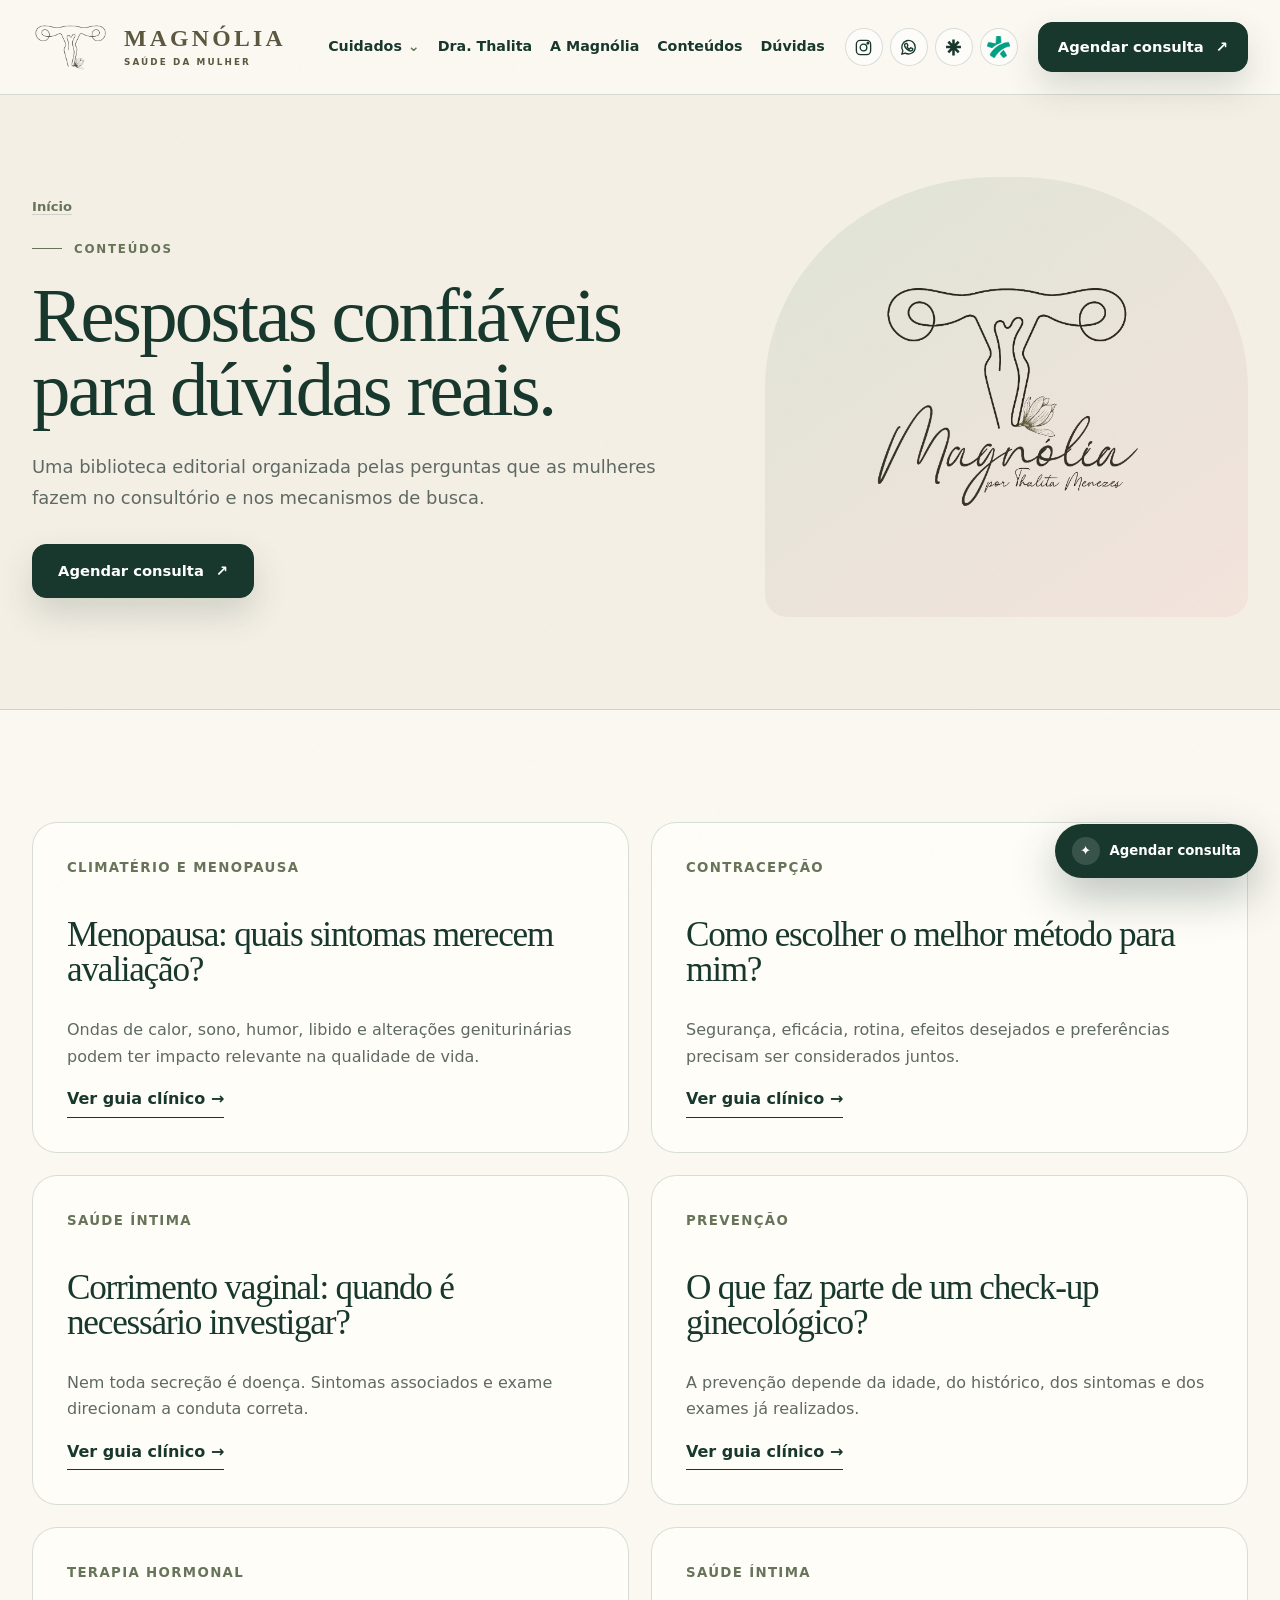
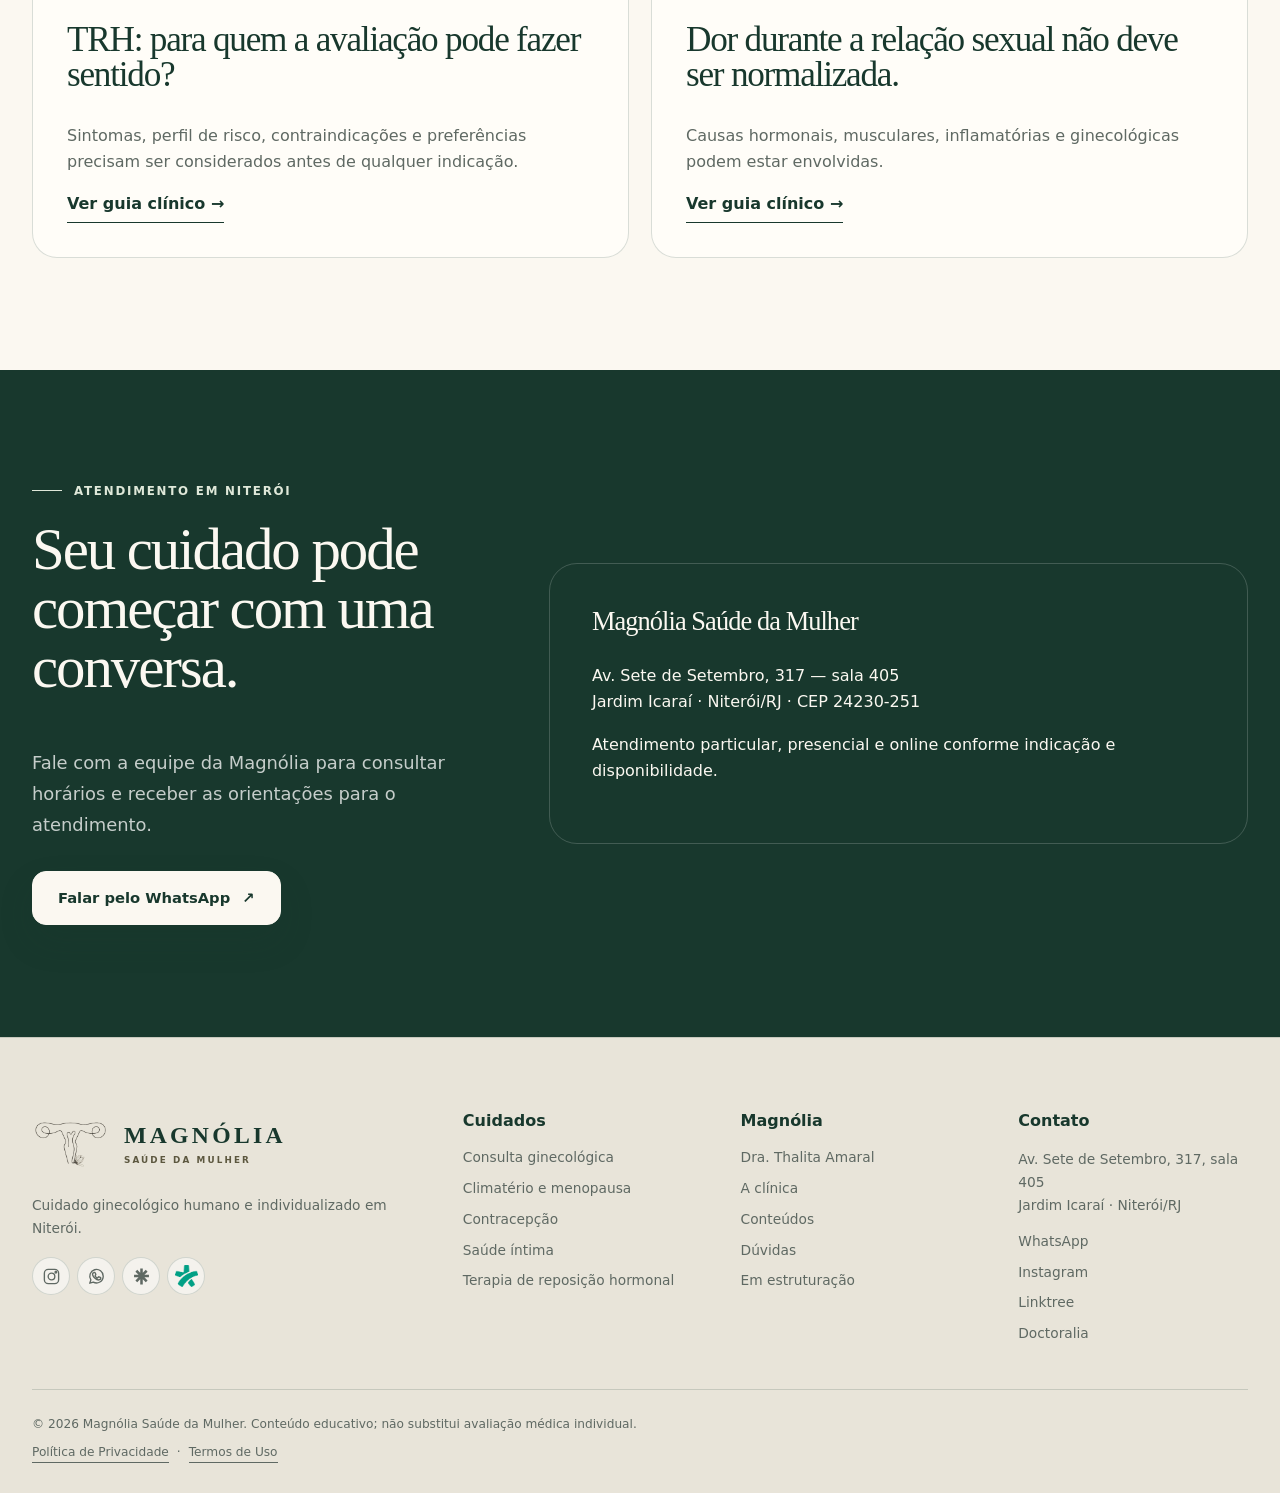
<file: conteudos/index.html>
<!doctype html>
<html lang="pt-BR">
<head>
  <meta charset="utf-8">
  <meta name="viewport" content="width=device-width, initial-scale=1">
  <title>Conteúdos sobre saúde da mulher | Magnólia</title>
  <meta name="description" content="Conteúdos claros sobre ginecologia, climatério, menopausa, contracepção, saúde íntima e terapia de reposição hormonal.">
  <meta name="robots" content="index, follow">
  <meta name="theme-color" content="#18382d">
  <link rel="canonical" href="https://magnoliasdm.com.br/conteudos/">
  <link rel="icon" href="/favicon.svg" type="image/svg+xml">
  <link rel="stylesheet" href="/assets/site.css?v=20260803-5">
  <script type="application/ld+json">{"@context":"https://schema.org","@graph":[{"@type":"CollectionPage","@id":"https://magnoliasdm.com.br/conteudos/#webpage","url":"https://magnoliasdm.com.br/conteudos/","name":"Conteúdos sobre saúde da mulher | Magnólia","description":"Conteúdos claros sobre ginecologia, climatério, menopausa, contracepção, saúde íntima e terapia de reposição hormonal.","inLanguage":"pt-BR","isPartOf":{"@id":"https://magnoliasdm.com.br/#website"},"datePublished":"2026-08-03","dateModified":"2026-08-03","about":["Ginecologia","Climatério","Menopausa","Contracepção","Saúde íntima","Terapia de reposição hormonal"],"reviewedBy":{"@id":"https://magnoliasdm.com.br/dra-thalita-amaral/#medica"},"lastReviewed":"2026-08-03","breadcrumb":{"@id":"https://magnoliasdm.com.br/conteudos/#breadcrumb"}},{"@type":"BreadcrumbList","@id":"https://magnoliasdm.com.br/conteudos/#breadcrumb","itemListElement":[{"@type":"ListItem","position":1,"name":"Início","item":"https://magnoliasdm.com.br/"},{"@type":"ListItem","position":2,"name":"Conteúdos","item":"https://magnoliasdm.com.br/conteudos/"}]}]}</script>
</head>
<body>

  <header class="site-header">
    <div class="shell nav-bar">
      <a class="brand" href="/" aria-label="Magnólia — Saúde da Mulher, página inicial">
        <span class="brand-symbol"><img src="/logo_contorno.png" alt="" width="493" height="324"></span><span class="brand-copy"><strong>MAGNÓLIA</strong><small>SAÚDE DA MULHER</small></span>
      </a>
      <nav class="desktop-nav" aria-label="Navegação principal">
        <details class="nav-dropdown">
          <summary>Cuidados</summary>
          <div class="nav-dropdown-menu">
            <a href="/cuidados/">Todos os cuidados</a>
            <a href="/cuidados/consulta-ginecologica/">Consulta ginecológica</a>
            <a href="/cuidados/climaterio-menopausa/">Climatério e menopausa</a>
            <a href="/cuidados/contracepcao/">Contracepção</a>
            <a href="/cuidados/saude-intima/">Saúde íntima</a>
            <a href="/cuidados/trh/">Terapia de reposição hormonal</a>
          </div>
        </details>
        <a href="/dra-thalita-amaral/">Dra. Thalita</a>
        <a href="/a-magnolia/">A Magnólia</a>
        <a href="/conteudos/">Conteúdos</a>
        <a href="/duvidas/">Dúvidas</a>
      </nav>
      <div class="social-links header-socials" aria-label="Redes e perfis da Magnólia">
    <a href="https://www.instagram.com/magnoliaporthalita" target="_blank" rel="noopener noreferrer" aria-label="Instagram da Magnólia"><svg viewBox="0 0 24 24" aria-hidden="true"><rect x="3" y="3" width="18" height="18" rx="5"></rect><circle cx="12" cy="12" r="4.2"></circle><circle cx="17.5" cy="6.6" r="1"></circle></svg></a>
    <a href="https://wa.me/5521990368159?text=Ol%C3%A1%2C%20gostaria%20de%20agendar%20uma%20consulta%20com%20a%20Dra.%20Thalita." target="_blank" rel="noopener noreferrer" aria-label="WhatsApp da Magnólia"><svg viewBox="0 0 24 24" aria-hidden="true"><path d="M20.5 11.7a8.5 8.5 0 0 1-12.6 7.4L3.5 20.5l1.4-4.2A8.5 8.5 0 1 1 20.5 11.7Z"></path><path d="M8.3 7.5c.3-.7.7-.7 1-.7h.5c.2 0 .4.1.5.4l.8 1.9c.1.3.1.5-.1.7l-.6.8c-.2.2-.1.5 0 .7.5 1 1.3 1.8 2.3 2.4.3.2.6.2.8 0l.9-1.1c.2-.2.4-.3.7-.2l1.8.8c.3.1.5.3.5.6 0 .4-.2 1.4-.7 1.8-.5.5-1.2.8-2 .8-.8 0-2.7-.4-4.6-2.1-1.5-1.3-2.5-2.9-2.8-3.8-.4-1-.4-2 .1-3Z"></path></svg></a>
    <a href="https://linktr.ee/magnoliaporthalita" target="_blank" rel="noopener noreferrer" aria-label="Linktree da Magnólia"><svg class="linktree-mark" viewBox="0 0 24 24" aria-hidden="true"><path d="M10.4 2h3.2v5.4l3.8-3.8 2.3 2.3-4 4h5.7v3.2h-5.7l4 4-2.3 2.3-3.8-3.8V22h-3.2v-6.4l-3.8 3.8-2.3-2.3 4-4H2.6V9.9h5.7l-4-4 2.3-2.3 3.8 3.8V2Z"></path></svg></a>
    <a class="doctoralia-link" href="https://www.doctoralia.com.br/thalita-menezes-2/ginecologista/niteroi" target="_blank" rel="noopener noreferrer" aria-label="Perfil da Dra. Thalita na Doctoralia"><img src="/doctoralia-symbol.svg" alt="" width="128" height="122"></a>
  </div>
      <a class="button button--small header-cta" href="https://wa.me/5521990368159?text=Ol%C3%A1%2C%20gostaria%20de%20agendar%20uma%20consulta%20com%20a%20Dra.%20Thalita." target="_blank" rel="noopener noreferrer">Agendar consulta <span aria-hidden="true">↗</span></a>
      <button class="mobile-toggle" type="button" data-menu-button aria-expanded="false" aria-controls="mobile-menu">Menu</button>
    </div>
    <nav class="mobile-panel" id="mobile-menu" data-mobile-panel aria-label="Navegação em dispositivos móveis">
      <a href="/cuidados/">Cuidados</a>
      <a href="/dra-thalita-amaral/">Dra. Thalita</a>
      <a href="/a-magnolia/">A Magnólia</a>
      <a href="/conteudos/">Conteúdos</a>
      <a href="/duvidas/">Dúvidas</a>
      <a href="/em-estruturacao/">Em estruturação</a>
      <a href="https://wa.me/5521990368159?text=Ol%C3%A1%2C%20gostaria%20de%20agendar%20uma%20consulta%20com%20a%20Dra.%20Thalita." target="_blank" rel="noopener noreferrer">Agendar consulta</a>
      <div class="social-links mobile-socials" aria-label="Redes e perfis da Magnólia">
    <a href="https://www.instagram.com/magnoliaporthalita" target="_blank" rel="noopener noreferrer" aria-label="Instagram da Magnólia"><svg viewBox="0 0 24 24" aria-hidden="true"><rect x="3" y="3" width="18" height="18" rx="5"></rect><circle cx="12" cy="12" r="4.2"></circle><circle cx="17.5" cy="6.6" r="1"></circle></svg></a>
    <a href="https://wa.me/5521990368159?text=Ol%C3%A1%2C%20gostaria%20de%20agendar%20uma%20consulta%20com%20a%20Dra.%20Thalita." target="_blank" rel="noopener noreferrer" aria-label="WhatsApp da Magnólia"><svg viewBox="0 0 24 24" aria-hidden="true"><path d="M20.5 11.7a8.5 8.5 0 0 1-12.6 7.4L3.5 20.5l1.4-4.2A8.5 8.5 0 1 1 20.5 11.7Z"></path><path d="M8.3 7.5c.3-.7.7-.7 1-.7h.5c.2 0 .4.1.5.4l.8 1.9c.1.3.1.5-.1.7l-.6.8c-.2.2-.1.5 0 .7.5 1 1.3 1.8 2.3 2.4.3.2.6.2.8 0l.9-1.1c.2-.2.4-.3.7-.2l1.8.8c.3.1.5.3.5.6 0 .4-.2 1.4-.7 1.8-.5.5-1.2.8-2 .8-.8 0-2.7-.4-4.6-2.1-1.5-1.3-2.5-2.9-2.8-3.8-.4-1-.4-2 .1-3Z"></path></svg></a>
    <a href="https://linktr.ee/magnoliaporthalita" target="_blank" rel="noopener noreferrer" aria-label="Linktree da Magnólia"><svg class="linktree-mark" viewBox="0 0 24 24" aria-hidden="true"><path d="M10.4 2h3.2v5.4l3.8-3.8 2.3 2.3-4 4h5.7v3.2h-5.7l4 4-2.3 2.3-3.8-3.8V22h-3.2v-6.4l-3.8 3.8-2.3-2.3 4-4H2.6V9.9h5.7l-4-4 2.3-2.3 3.8 3.8V2Z"></path></svg></a>
    <a class="doctoralia-link" href="https://www.doctoralia.com.br/thalita-menezes-2/ginecologista/niteroi" target="_blank" rel="noopener noreferrer" aria-label="Perfil da Dra. Thalita na Doctoralia"><img src="/doctoralia-symbol.svg" alt="" width="128" height="122"></a>
  </div>
    </nav>
  </header>
<main><section class="page-hero">
    <div class="shell page-hero-grid">
      <div data-reveal>
        <div class="breadcrumb"><a href="/">Início</a></div>
        <p class="eyebrow">Conteúdos</p>
        <h1>Respostas confiáveis para dúvidas reais.</h1>
        <p class="lead">Uma biblioteca editorial organizada pelas perguntas que as mulheres fazem no consultório e nos mecanismos de busca.</p>
        <div class="actions"><a class="button" href="https://wa.me/5521990368159?text=Ol%C3%A1%2C%20gostaria%20de%20agendar%20uma%20consulta%20com%20a%20Dra.%20Thalita." target="_blank" rel="noopener noreferrer">Agendar consulta <span aria-hidden="true">↗</span></a></div>
      </div>
      <div class="page-hero-visual page-hero-visual--brand" data-reveal><img class="page-hero-logo" src="/log_marca_contorno.png" alt="Magnólia por Thalita Menezes" width="527" height="413"></div>
    </div>
  </section>
    <section class="section"><div class="shell article-list">
      <article class="article-card" id="climaterio" data-reveal><small>Climatério e menopausa</small><h2>Menopausa: quais sintomas merecem avaliação?</h2><p class="muted">Ondas de calor, sono, humor, libido e alterações geniturinárias podem ter impacto relevante na qualidade de vida.</p><a class="text-link" href="/cuidados/climaterio-menopausa/">Ver guia clínico →</a></article>
      <article class="article-card" id="contracepcao" data-reveal><small>Contracepção</small><h2>Como escolher o melhor método para mim?</h2><p class="muted">Segurança, eficácia, rotina, efeitos desejados e preferências precisam ser considerados juntos.</p><a class="text-link" href="/cuidados/contracepcao/">Ver guia clínico →</a></article>
      <article class="article-card" id="saude-intima" data-reveal><small>Saúde íntima</small><h2>Corrimento vaginal: quando é necessário investigar?</h2><p class="muted">Nem toda secreção é doença. Sintomas associados e exame direcionam a conduta correta.</p><a class="text-link" href="/cuidados/saude-intima/">Ver guia clínico →</a></article>
      <article class="article-card" data-reveal><small>Prevenção</small><h2>O que faz parte de um check-up ginecológico?</h2><p class="muted">A prevenção depende da idade, do histórico, dos sintomas e dos exames já realizados.</p><a class="text-link" href="/cuidados/consulta-ginecologica/">Ver guia clínico →</a></article>
      <article class="article-card" data-reveal><small>Terapia hormonal</small><h2>TRH: para quem a avaliação pode fazer sentido?</h2><p class="muted">Sintomas, perfil de risco, contraindicações e preferências precisam ser considerados antes de qualquer indicação.</p><a class="text-link" href="/cuidados/trh/">Ver guia clínico →</a></article>
      <article class="article-card" data-reveal><small>Saúde íntima</small><h2>Dor durante a relação sexual não deve ser normalizada.</h2><p class="muted">Causas hormonais, musculares, inflamatórias e ginecológicas podem estar envolvidas.</p><a class="text-link" href="/cuidados/saude-intima/">Ver guia clínico →</a></article>
    </div></section><section class="section section--forest">
    <div class="shell contact-grid">
      <div data-reveal>
        <p class="eyebrow eyebrow--light">Atendimento em Niterói</p>
        <h2>Seu cuidado pode começar com uma conversa.</h2>
        <p class="lead">Fale com a equipe da Magnólia para consultar horários e receber as orientações para o atendimento.</p>
        <div class="actions"><a class="button button--light" href="https://wa.me/5521990368159?text=Ol%C3%A1%2C%20gostaria%20de%20agendar%20uma%20consulta%20com%20a%20Dra.%20Thalita." target="_blank" rel="noopener noreferrer">Falar pelo WhatsApp <span aria-hidden="true">↗</span></a></div>
      </div>
      <div class="contact-card" data-reveal>
        <h3>Magnólia Saúde da Mulher</h3>
        <p>Av. Sete de Setembro, 317 — sala 405<br>Jardim Icaraí · Niterói/RJ · CEP 24230-251</p>
        <p>Atendimento particular, presencial e online conforme indicação e disponibilidade.</p>
      </div>
    </div>
  </section></main>

  <footer class="site-footer">
    <div class="shell footer-grid">
      <div class="footer-brand">
        <a class="brand brand--footer" href="/" aria-label="Magnólia — Saúde da Mulher, página inicial"><span class="brand-symbol"><img src="/logo_contorno.png" alt="" width="493" height="324"></span><span class="brand-copy"><strong>MAGNÓLIA</strong><small>SAÚDE DA MULHER</small></span></a>
        <p>Cuidado ginecológico humano e individualizado em Niterói.</p>
        <div class="social-links footer-socials" aria-label="Redes e perfis da Magnólia">
    <a href="https://www.instagram.com/magnoliaporthalita" target="_blank" rel="noopener noreferrer" aria-label="Instagram da Magnólia"><svg viewBox="0 0 24 24" aria-hidden="true"><rect x="3" y="3" width="18" height="18" rx="5"></rect><circle cx="12" cy="12" r="4.2"></circle><circle cx="17.5" cy="6.6" r="1"></circle></svg></a>
    <a href="https://wa.me/5521990368159?text=Ol%C3%A1%2C%20gostaria%20de%20agendar%20uma%20consulta%20com%20a%20Dra.%20Thalita." target="_blank" rel="noopener noreferrer" aria-label="WhatsApp da Magnólia"><svg viewBox="0 0 24 24" aria-hidden="true"><path d="M20.5 11.7a8.5 8.5 0 0 1-12.6 7.4L3.5 20.5l1.4-4.2A8.5 8.5 0 1 1 20.5 11.7Z"></path><path d="M8.3 7.5c.3-.7.7-.7 1-.7h.5c.2 0 .4.1.5.4l.8 1.9c.1.3.1.5-.1.7l-.6.8c-.2.2-.1.5 0 .7.5 1 1.3 1.8 2.3 2.4.3.2.6.2.8 0l.9-1.1c.2-.2.4-.3.7-.2l1.8.8c.3.1.5.3.5.6 0 .4-.2 1.4-.7 1.8-.5.5-1.2.8-2 .8-.8 0-2.7-.4-4.6-2.1-1.5-1.3-2.5-2.9-2.8-3.8-.4-1-.4-2 .1-3Z"></path></svg></a>
    <a href="https://linktr.ee/magnoliaporthalita" target="_blank" rel="noopener noreferrer" aria-label="Linktree da Magnólia"><svg class="linktree-mark" viewBox="0 0 24 24" aria-hidden="true"><path d="M10.4 2h3.2v5.4l3.8-3.8 2.3 2.3-4 4h5.7v3.2h-5.7l4 4-2.3 2.3-3.8-3.8V22h-3.2v-6.4l-3.8 3.8-2.3-2.3 4-4H2.6V9.9h5.7l-4-4 2.3-2.3 3.8 3.8V2Z"></path></svg></a>
    <a class="doctoralia-link" href="https://www.doctoralia.com.br/thalita-menezes-2/ginecologista/niteroi" target="_blank" rel="noopener noreferrer" aria-label="Perfil da Dra. Thalita na Doctoralia"><img src="/doctoralia-symbol.svg" alt="" width="128" height="122"></a>
  </div>
      </div>
      <div>
        <strong>Cuidados</strong>
        <div class="footer-links">
          <a href="/cuidados/consulta-ginecologica/">Consulta ginecológica</a>
          <a href="/cuidados/climaterio-menopausa/">Climatério e menopausa</a>
          <a href="/cuidados/contracepcao/">Contracepção</a>
          <a href="/cuidados/saude-intima/">Saúde íntima</a>
          <a href="/cuidados/trh/">Terapia de reposição hormonal</a>
        </div>
      </div>
      <div>
        <strong>Magnólia</strong>
        <div class="footer-links">
          <a href="/dra-thalita-amaral/">Dra. Thalita Amaral</a>
          <a href="/a-magnolia/">A clínica</a>
          <a href="/conteudos/">Conteúdos</a>
          <a href="/duvidas/">Dúvidas</a>
          <a href="/em-estruturacao/">Em estruturação</a>
        </div>
      </div>
      <div>
        <strong>Contato</strong>
        <p>Av. Sete de Setembro, 317, sala 405<br>Jardim Icaraí · Niterói/RJ</p>
        <div class="footer-links">
          <a href="https://wa.me/5521990368159?text=Ol%C3%A1%2C%20gostaria%20de%20agendar%20uma%20consulta%20com%20a%20Dra.%20Thalita." target="_blank" rel="noopener noreferrer">WhatsApp</a>
          <a href="https://www.instagram.com/magnoliaporthalita" target="_blank" rel="noopener noreferrer">Instagram</a>
          <a href="https://linktr.ee/magnoliaporthalita" target="_blank" rel="noopener noreferrer">Linktree</a>
          <a href="https://www.doctoralia.com.br/thalita-menezes-2/ginecologista/niteroi" target="_blank" rel="noopener noreferrer">Doctoralia</a>
        </div>
      </div>
    </div>
    <div class="shell footer-legal"><span>© <span data-year>2026</span> Magnólia Saúde da Mulher. Conteúdo educativo; não substitui avaliação médica individual.</span><span class="footer-legal-links"><a href="/politica-de-privacidade/">Política de Privacidade</a><span aria-hidden="true">·</span><a href="/termos-de-uso/">Termos de Uso</a></span></div>
  </footer>
  <a class="floating-whatsapp" href="https://wa.me/5521990368159?text=Ol%C3%A1%2C%20gostaria%20de%20agendar%20uma%20consulta%20com%20a%20Dra.%20Thalita." target="_blank" rel="noopener noreferrer" aria-label="Agendar consulta pelo WhatsApp"><span>✦</span> Agendar consulta</a>
<script src="/assets/site.js?v=20260803-5" defer></script>
</body>
</html>
</file>
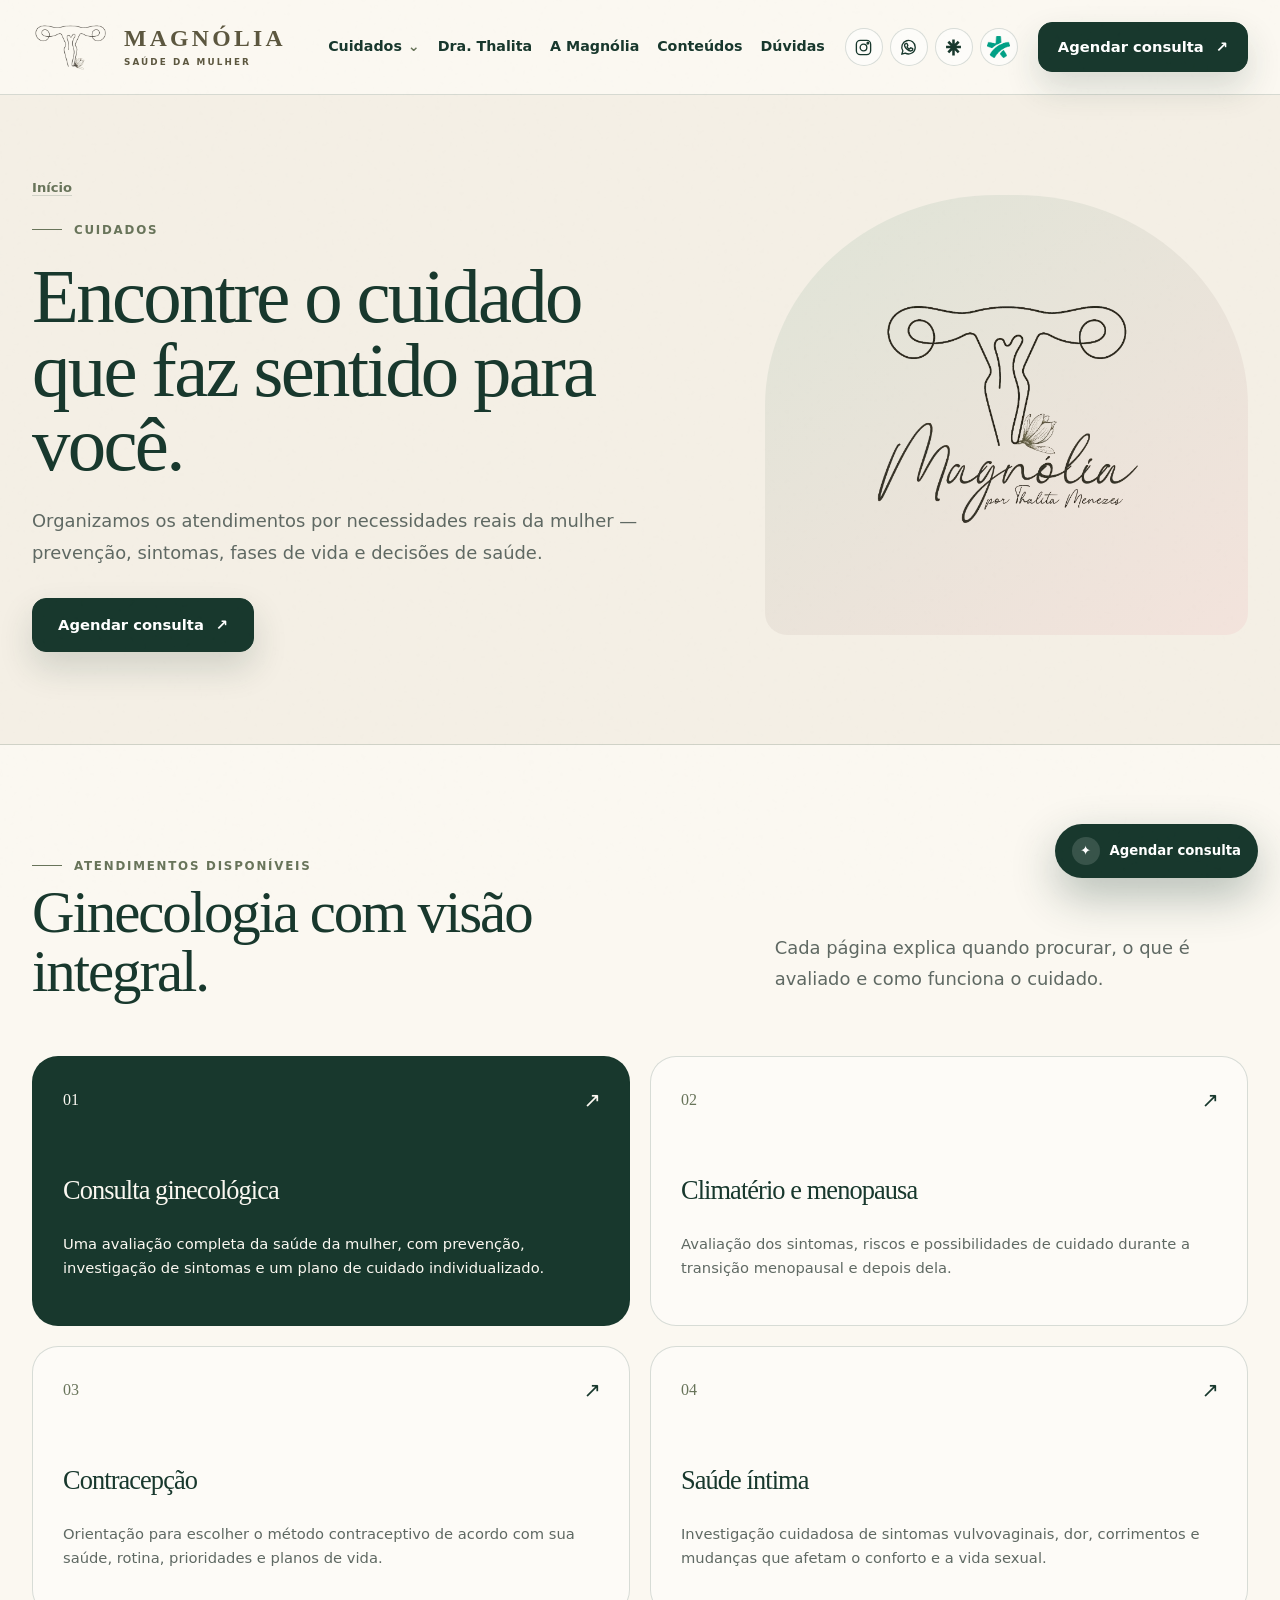
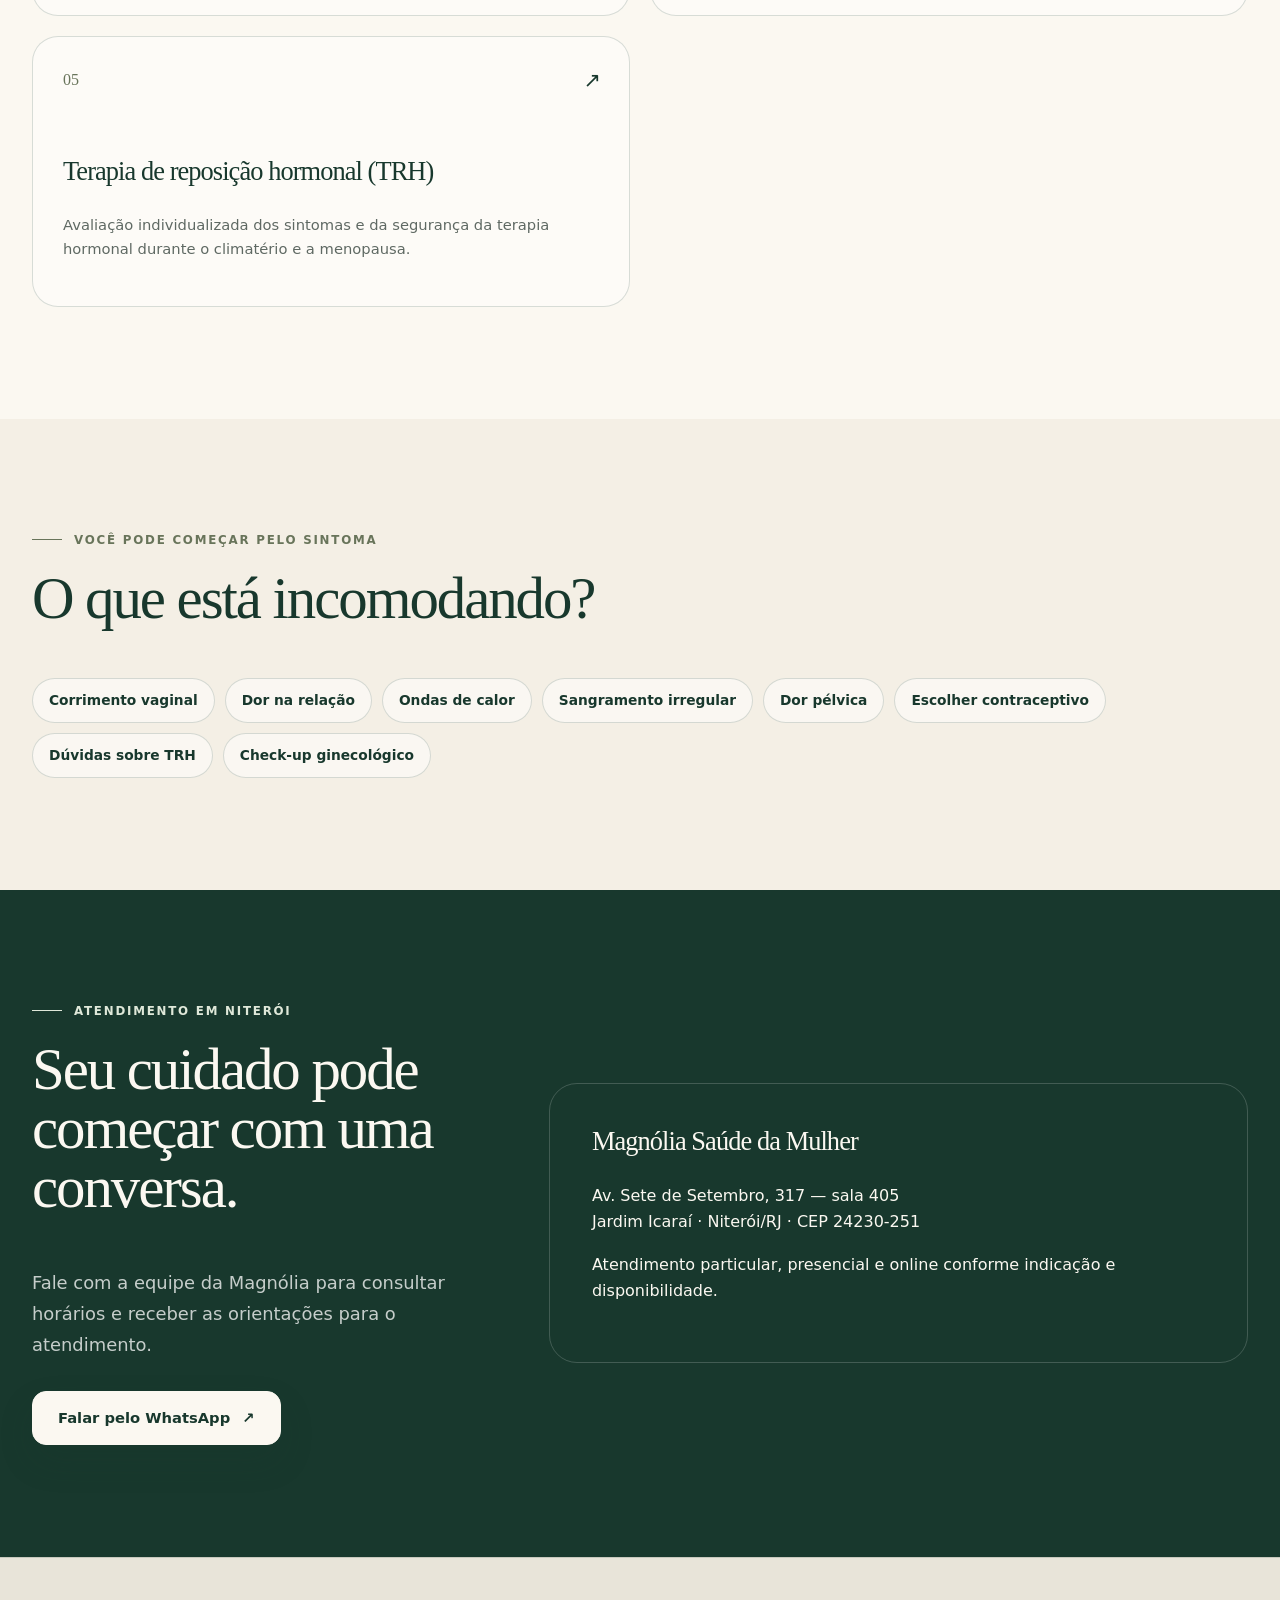
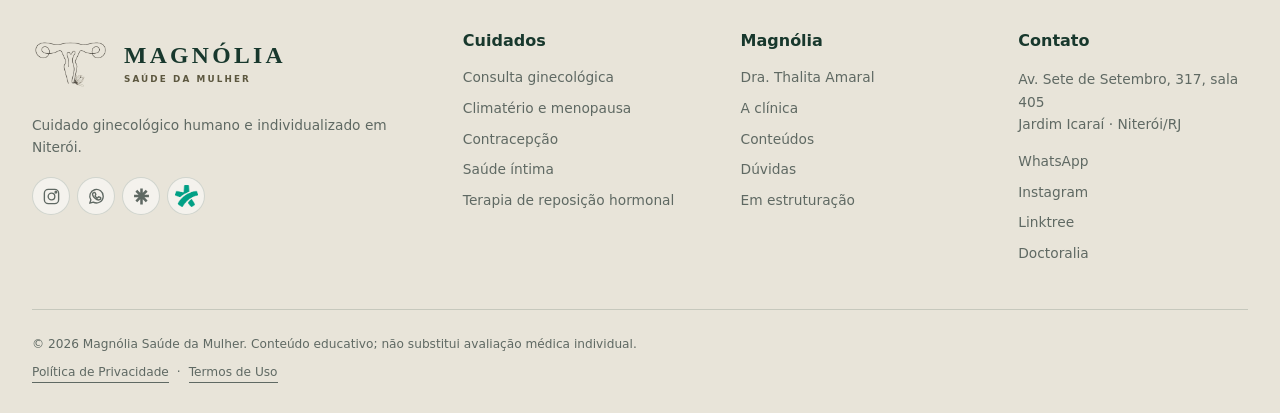
<file: cuidados/index.html>
<!doctype html>
<html lang="pt-BR">
<head>
  <meta charset="utf-8">
  <meta name="viewport" content="width=device-width, initial-scale=1">
  <title>Cuidados ginecológicos em Niterói | Magnólia</title>
  <meta name="description" content="Conheça os cuidados ginecológicos da Magnólia: consulta, climatério, menopausa, contracepção, saúde íntima e terapia de reposição hormonal.">
  <meta name="robots" content="index, follow">
  <meta name="theme-color" content="#18382d">
  <link rel="canonical" href="https://magnoliasdm.com.br/cuidados/">
  <link rel="icon" href="/favicon.svg" type="image/svg+xml">
  <link rel="stylesheet" href="/assets/site.css?v=20260803-5">
  <script type="application/ld+json">{"@context":"https://schema.org","@graph":[{"@type":"CollectionPage","@id":"https://magnoliasdm.com.br/cuidados/#webpage","url":"https://magnoliasdm.com.br/cuidados/","name":"Cuidados ginecológicos em Niterói | Magnólia","description":"Conheça os cuidados ginecológicos da Magnólia: consulta, climatério, menopausa, contracepção, saúde íntima e terapia de reposição hormonal.","inLanguage":"pt-BR","isPartOf":{"@id":"https://magnoliasdm.com.br/#website"},"datePublished":"2026-08-03","dateModified":"2026-08-03","mainEntity":{"@id":"https://magnoliasdm.com.br/cuidados/#lista-servicos"},"breadcrumb":{"@id":"https://magnoliasdm.com.br/cuidados/#breadcrumb"}},{"@type":"BreadcrumbList","@id":"https://magnoliasdm.com.br/cuidados/#breadcrumb","itemListElement":[{"@type":"ListItem","position":1,"name":"Início","item":"https://magnoliasdm.com.br/"},{"@type":"ListItem","position":2,"name":"Cuidados","item":"https://magnoliasdm.com.br/cuidados/"}]},{"@type":"ItemList","@id":"https://magnoliasdm.com.br/cuidados/#lista-servicos","name":"Cuidados ginecológicos da Magnólia","numberOfItems":5,"itemListElement":[{"@type":"ListItem","position":1,"name":"Consulta ginecológica","url":"https://magnoliasdm.com.br/cuidados/consulta-ginecologica/"},{"@type":"ListItem","position":2,"name":"Climatério e menopausa","url":"https://magnoliasdm.com.br/cuidados/climaterio-menopausa/"},{"@type":"ListItem","position":3,"name":"Contracepção","url":"https://magnoliasdm.com.br/cuidados/contracepcao/"},{"@type":"ListItem","position":4,"name":"Saúde íntima","url":"https://magnoliasdm.com.br/cuidados/saude-intima/"},{"@type":"ListItem","position":5,"name":"Terapia de reposição hormonal (TRH)","url":"https://magnoliasdm.com.br/cuidados/trh/"}]}]}</script>
</head>
<body>

  <header class="site-header">
    <div class="shell nav-bar">
      <a class="brand" href="/" aria-label="Magnólia — Saúde da Mulher, página inicial">
        <span class="brand-symbol"><img src="/logo_contorno.png" alt="" width="493" height="324"></span><span class="brand-copy"><strong>MAGNÓLIA</strong><small>SAÚDE DA MULHER</small></span>
      </a>
      <nav class="desktop-nav" aria-label="Navegação principal">
        <details class="nav-dropdown">
          <summary>Cuidados</summary>
          <div class="nav-dropdown-menu">
            <a href="/cuidados/">Todos os cuidados</a>
            <a href="/cuidados/consulta-ginecologica/">Consulta ginecológica</a>
            <a href="/cuidados/climaterio-menopausa/">Climatério e menopausa</a>
            <a href="/cuidados/contracepcao/">Contracepção</a>
            <a href="/cuidados/saude-intima/">Saúde íntima</a>
            <a href="/cuidados/trh/">Terapia de reposição hormonal</a>
          </div>
        </details>
        <a href="/dra-thalita-amaral/">Dra. Thalita</a>
        <a href="/a-magnolia/">A Magnólia</a>
        <a href="/conteudos/">Conteúdos</a>
        <a href="/duvidas/">Dúvidas</a>
      </nav>
      <div class="social-links header-socials" aria-label="Redes e perfis da Magnólia">
    <a href="https://www.instagram.com/magnoliaporthalita" target="_blank" rel="noopener noreferrer" aria-label="Instagram da Magnólia"><svg viewBox="0 0 24 24" aria-hidden="true"><rect x="3" y="3" width="18" height="18" rx="5"></rect><circle cx="12" cy="12" r="4.2"></circle><circle cx="17.5" cy="6.6" r="1"></circle></svg></a>
    <a href="https://wa.me/5521990368159?text=Ol%C3%A1%2C%20gostaria%20de%20agendar%20uma%20consulta%20com%20a%20Dra.%20Thalita." target="_blank" rel="noopener noreferrer" aria-label="WhatsApp da Magnólia"><svg viewBox="0 0 24 24" aria-hidden="true"><path d="M20.5 11.7a8.5 8.5 0 0 1-12.6 7.4L3.5 20.5l1.4-4.2A8.5 8.5 0 1 1 20.5 11.7Z"></path><path d="M8.3 7.5c.3-.7.7-.7 1-.7h.5c.2 0 .4.1.5.4l.8 1.9c.1.3.1.5-.1.7l-.6.8c-.2.2-.1.5 0 .7.5 1 1.3 1.8 2.3 2.4.3.2.6.2.8 0l.9-1.1c.2-.2.4-.3.7-.2l1.8.8c.3.1.5.3.5.6 0 .4-.2 1.4-.7 1.8-.5.5-1.2.8-2 .8-.8 0-2.7-.4-4.6-2.1-1.5-1.3-2.5-2.9-2.8-3.8-.4-1-.4-2 .1-3Z"></path></svg></a>
    <a href="https://linktr.ee/magnoliaporthalita" target="_blank" rel="noopener noreferrer" aria-label="Linktree da Magnólia"><svg class="linktree-mark" viewBox="0 0 24 24" aria-hidden="true"><path d="M10.4 2h3.2v5.4l3.8-3.8 2.3 2.3-4 4h5.7v3.2h-5.7l4 4-2.3 2.3-3.8-3.8V22h-3.2v-6.4l-3.8 3.8-2.3-2.3 4-4H2.6V9.9h5.7l-4-4 2.3-2.3 3.8 3.8V2Z"></path></svg></a>
    <a class="doctoralia-link" href="https://www.doctoralia.com.br/thalita-menezes-2/ginecologista/niteroi" target="_blank" rel="noopener noreferrer" aria-label="Perfil da Dra. Thalita na Doctoralia"><img src="/doctoralia-symbol.svg" alt="" width="128" height="122"></a>
  </div>
      <a class="button button--small header-cta" href="https://wa.me/5521990368159?text=Ol%C3%A1%2C%20gostaria%20de%20agendar%20uma%20consulta%20com%20a%20Dra.%20Thalita." target="_blank" rel="noopener noreferrer">Agendar consulta <span aria-hidden="true">↗</span></a>
      <button class="mobile-toggle" type="button" data-menu-button aria-expanded="false" aria-controls="mobile-menu">Menu</button>
    </div>
    <nav class="mobile-panel" id="mobile-menu" data-mobile-panel aria-label="Navegação em dispositivos móveis">
      <a href="/cuidados/">Cuidados</a>
      <a href="/dra-thalita-amaral/">Dra. Thalita</a>
      <a href="/a-magnolia/">A Magnólia</a>
      <a href="/conteudos/">Conteúdos</a>
      <a href="/duvidas/">Dúvidas</a>
      <a href="/em-estruturacao/">Em estruturação</a>
      <a href="https://wa.me/5521990368159?text=Ol%C3%A1%2C%20gostaria%20de%20agendar%20uma%20consulta%20com%20a%20Dra.%20Thalita." target="_blank" rel="noopener noreferrer">Agendar consulta</a>
      <div class="social-links mobile-socials" aria-label="Redes e perfis da Magnólia">
    <a href="https://www.instagram.com/magnoliaporthalita" target="_blank" rel="noopener noreferrer" aria-label="Instagram da Magnólia"><svg viewBox="0 0 24 24" aria-hidden="true"><rect x="3" y="3" width="18" height="18" rx="5"></rect><circle cx="12" cy="12" r="4.2"></circle><circle cx="17.5" cy="6.6" r="1"></circle></svg></a>
    <a href="https://wa.me/5521990368159?text=Ol%C3%A1%2C%20gostaria%20de%20agendar%20uma%20consulta%20com%20a%20Dra.%20Thalita." target="_blank" rel="noopener noreferrer" aria-label="WhatsApp da Magnólia"><svg viewBox="0 0 24 24" aria-hidden="true"><path d="M20.5 11.7a8.5 8.5 0 0 1-12.6 7.4L3.5 20.5l1.4-4.2A8.5 8.5 0 1 1 20.5 11.7Z"></path><path d="M8.3 7.5c.3-.7.7-.7 1-.7h.5c.2 0 .4.1.5.4l.8 1.9c.1.3.1.5-.1.7l-.6.8c-.2.2-.1.5 0 .7.5 1 1.3 1.8 2.3 2.4.3.2.6.2.8 0l.9-1.1c.2-.2.4-.3.7-.2l1.8.8c.3.1.5.3.5.6 0 .4-.2 1.4-.7 1.8-.5.5-1.2.8-2 .8-.8 0-2.7-.4-4.6-2.1-1.5-1.3-2.5-2.9-2.8-3.8-.4-1-.4-2 .1-3Z"></path></svg></a>
    <a href="https://linktr.ee/magnoliaporthalita" target="_blank" rel="noopener noreferrer" aria-label="Linktree da Magnólia"><svg class="linktree-mark" viewBox="0 0 24 24" aria-hidden="true"><path d="M10.4 2h3.2v5.4l3.8-3.8 2.3 2.3-4 4h5.7v3.2h-5.7l4 4-2.3 2.3-3.8-3.8V22h-3.2v-6.4l-3.8 3.8-2.3-2.3 4-4H2.6V9.9h5.7l-4-4 2.3-2.3 3.8 3.8V2Z"></path></svg></a>
    <a class="doctoralia-link" href="https://www.doctoralia.com.br/thalita-menezes-2/ginecologista/niteroi" target="_blank" rel="noopener noreferrer" aria-label="Perfil da Dra. Thalita na Doctoralia"><img src="/doctoralia-symbol.svg" alt="" width="128" height="122"></a>
  </div>
    </nav>
  </header>
<main><section class="page-hero">
    <div class="shell page-hero-grid">
      <div data-reveal>
        <div class="breadcrumb"><a href="/">Início</a></div>
        <p class="eyebrow">Cuidados</p>
        <h1>Encontre o cuidado que faz sentido para você.</h1>
        <p class="lead">Organizamos os atendimentos por necessidades reais da mulher — prevenção, sintomas, fases de vida e decisões de saúde.</p>
        <div class="actions"><a class="button" href="https://wa.me/5521990368159?text=Ol%C3%A1%2C%20gostaria%20de%20agendar%20uma%20consulta%20com%20a%20Dra.%20Thalita." target="_blank" rel="noopener noreferrer">Agendar consulta <span aria-hidden="true">↗</span></a></div>
      </div>
      <div class="page-hero-visual page-hero-visual--brand" data-reveal><img class="page-hero-logo" src="/log_marca_contorno.png" alt="Magnólia por Thalita Menezes" width="527" height="413"></div>
    </div>
  </section>
    <section class="section"><div class="shell"><div class="heading-row"><div><p class="eyebrow">Atendimentos disponíveis</p><h2>Ginecologia com visão integral.</h2></div><p class="lead">Cada página explica quando procurar, o que é avaliado e como funciona o cuidado.</p></div><div class="service-index"><a class="care-card care-card--accent" href="/cuidados/consulta-ginecologica/" data-reveal><span class="care-card__number">01</span><span class="care-card__arrow">↗</span><h3>Consulta ginecológica</h3><p>Uma avaliação completa da saúde da mulher, com prevenção, investigação de sintomas e um plano de cuidado individualizado.</p></a><a class="care-card " href="/cuidados/climaterio-menopausa/" data-reveal><span class="care-card__number">02</span><span class="care-card__arrow">↗</span><h3>Climatério e menopausa</h3><p>Avaliação dos sintomas, riscos e possibilidades de cuidado durante a transição menopausal e depois dela.</p></a><a class="care-card " href="/cuidados/contracepcao/" data-reveal><span class="care-card__number">03</span><span class="care-card__arrow">↗</span><h3>Contracepção</h3><p>Orientação para escolher o método contraceptivo de acordo com sua saúde, rotina, prioridades e planos de vida.</p></a><a class="care-card " href="/cuidados/saude-intima/" data-reveal><span class="care-card__number">04</span><span class="care-card__arrow">↗</span><h3>Saúde íntima</h3><p>Investigação cuidadosa de sintomas vulvovaginais, dor, corrimentos e mudanças que afetam o conforto e a vida sexual.</p></a><a class="care-card " href="/cuidados/trh/" data-reveal><span class="care-card__number">05</span><span class="care-card__arrow">↗</span><h3>Terapia de reposição hormonal (TRH)</h3><p>Avaliação individualizada dos sintomas e da segurança da terapia hormonal durante o climatério e a menopausa.</p></a></div></div></section>
    <section class="section section--soft"><div class="shell"><p class="eyebrow">Você pode começar pelo sintoma</p><h2>O que está incomodando?</h2><div class="symptom-row"><a href="/cuidados/saude-intima/">Corrimento vaginal</a><a href="/cuidados/saude-intima/">Dor na relação</a><a href="/cuidados/climaterio-menopausa/">Ondas de calor</a><a href="/cuidados/consulta-ginecologica/">Sangramento irregular</a><a href="/cuidados/consulta-ginecologica/">Dor pélvica</a><a href="/cuidados/contracepcao/">Escolher contraceptivo</a><a href="/cuidados/trh/">Dúvidas sobre TRH</a><a href="/cuidados/consulta-ginecologica/">Check-up ginecológico</a></div></div></section>
    <section class="section section--forest">
    <div class="shell contact-grid">
      <div data-reveal>
        <p class="eyebrow eyebrow--light">Atendimento em Niterói</p>
        <h2>Seu cuidado pode começar com uma conversa.</h2>
        <p class="lead">Fale com a equipe da Magnólia para consultar horários e receber as orientações para o atendimento.</p>
        <div class="actions"><a class="button button--light" href="https://wa.me/5521990368159?text=Ol%C3%A1%2C%20gostaria%20de%20agendar%20uma%20consulta%20com%20a%20Dra.%20Thalita." target="_blank" rel="noopener noreferrer">Falar pelo WhatsApp <span aria-hidden="true">↗</span></a></div>
      </div>
      <div class="contact-card" data-reveal>
        <h3>Magnólia Saúde da Mulher</h3>
        <p>Av. Sete de Setembro, 317 — sala 405<br>Jardim Icaraí · Niterói/RJ · CEP 24230-251</p>
        <p>Atendimento particular, presencial e online conforme indicação e disponibilidade.</p>
      </div>
    </div>
  </section></main>

  <footer class="site-footer">
    <div class="shell footer-grid">
      <div class="footer-brand">
        <a class="brand brand--footer" href="/" aria-label="Magnólia — Saúde da Mulher, página inicial"><span class="brand-symbol"><img src="/logo_contorno.png" alt="" width="493" height="324"></span><span class="brand-copy"><strong>MAGNÓLIA</strong><small>SAÚDE DA MULHER</small></span></a>
        <p>Cuidado ginecológico humano e individualizado em Niterói.</p>
        <div class="social-links footer-socials" aria-label="Redes e perfis da Magnólia">
    <a href="https://www.instagram.com/magnoliaporthalita" target="_blank" rel="noopener noreferrer" aria-label="Instagram da Magnólia"><svg viewBox="0 0 24 24" aria-hidden="true"><rect x="3" y="3" width="18" height="18" rx="5"></rect><circle cx="12" cy="12" r="4.2"></circle><circle cx="17.5" cy="6.6" r="1"></circle></svg></a>
    <a href="https://wa.me/5521990368159?text=Ol%C3%A1%2C%20gostaria%20de%20agendar%20uma%20consulta%20com%20a%20Dra.%20Thalita." target="_blank" rel="noopener noreferrer" aria-label="WhatsApp da Magnólia"><svg viewBox="0 0 24 24" aria-hidden="true"><path d="M20.5 11.7a8.5 8.5 0 0 1-12.6 7.4L3.5 20.5l1.4-4.2A8.5 8.5 0 1 1 20.5 11.7Z"></path><path d="M8.3 7.5c.3-.7.7-.7 1-.7h.5c.2 0 .4.1.5.4l.8 1.9c.1.3.1.5-.1.7l-.6.8c-.2.2-.1.5 0 .7.5 1 1.3 1.8 2.3 2.4.3.2.6.2.8 0l.9-1.1c.2-.2.4-.3.7-.2l1.8.8c.3.1.5.3.5.6 0 .4-.2 1.4-.7 1.8-.5.5-1.2.8-2 .8-.8 0-2.7-.4-4.6-2.1-1.5-1.3-2.5-2.9-2.8-3.8-.4-1-.4-2 .1-3Z"></path></svg></a>
    <a href="https://linktr.ee/magnoliaporthalita" target="_blank" rel="noopener noreferrer" aria-label="Linktree da Magnólia"><svg class="linktree-mark" viewBox="0 0 24 24" aria-hidden="true"><path d="M10.4 2h3.2v5.4l3.8-3.8 2.3 2.3-4 4h5.7v3.2h-5.7l4 4-2.3 2.3-3.8-3.8V22h-3.2v-6.4l-3.8 3.8-2.3-2.3 4-4H2.6V9.9h5.7l-4-4 2.3-2.3 3.8 3.8V2Z"></path></svg></a>
    <a class="doctoralia-link" href="https://www.doctoralia.com.br/thalita-menezes-2/ginecologista/niteroi" target="_blank" rel="noopener noreferrer" aria-label="Perfil da Dra. Thalita na Doctoralia"><img src="/doctoralia-symbol.svg" alt="" width="128" height="122"></a>
  </div>
      </div>
      <div>
        <strong>Cuidados</strong>
        <div class="footer-links">
          <a href="/cuidados/consulta-ginecologica/">Consulta ginecológica</a>
          <a href="/cuidados/climaterio-menopausa/">Climatério e menopausa</a>
          <a href="/cuidados/contracepcao/">Contracepção</a>
          <a href="/cuidados/saude-intima/">Saúde íntima</a>
          <a href="/cuidados/trh/">Terapia de reposição hormonal</a>
        </div>
      </div>
      <div>
        <strong>Magnólia</strong>
        <div class="footer-links">
          <a href="/dra-thalita-amaral/">Dra. Thalita Amaral</a>
          <a href="/a-magnolia/">A clínica</a>
          <a href="/conteudos/">Conteúdos</a>
          <a href="/duvidas/">Dúvidas</a>
          <a href="/em-estruturacao/">Em estruturação</a>
        </div>
      </div>
      <div>
        <strong>Contato</strong>
        <p>Av. Sete de Setembro, 317, sala 405<br>Jardim Icaraí · Niterói/RJ</p>
        <div class="footer-links">
          <a href="https://wa.me/5521990368159?text=Ol%C3%A1%2C%20gostaria%20de%20agendar%20uma%20consulta%20com%20a%20Dra.%20Thalita." target="_blank" rel="noopener noreferrer">WhatsApp</a>
          <a href="https://www.instagram.com/magnoliaporthalita" target="_blank" rel="noopener noreferrer">Instagram</a>
          <a href="https://linktr.ee/magnoliaporthalita" target="_blank" rel="noopener noreferrer">Linktree</a>
          <a href="https://www.doctoralia.com.br/thalita-menezes-2/ginecologista/niteroi" target="_blank" rel="noopener noreferrer">Doctoralia</a>
        </div>
      </div>
    </div>
    <div class="shell footer-legal"><span>© <span data-year>2026</span> Magnólia Saúde da Mulher. Conteúdo educativo; não substitui avaliação médica individual.</span><span class="footer-legal-links"><a href="/politica-de-privacidade/">Política de Privacidade</a><span aria-hidden="true">·</span><a href="/termos-de-uso/">Termos de Uso</a></span></div>
  </footer>
  <a class="floating-whatsapp" href="https://wa.me/5521990368159?text=Ol%C3%A1%2C%20gostaria%20de%20agendar%20uma%20consulta%20com%20a%20Dra.%20Thalita." target="_blank" rel="noopener noreferrer" aria-label="Agendar consulta pelo WhatsApp"><span>✦</span> Agendar consulta</a>
<script src="/assets/site.js?v=20260803-5" defer></script>
</body>
</html>
</file>
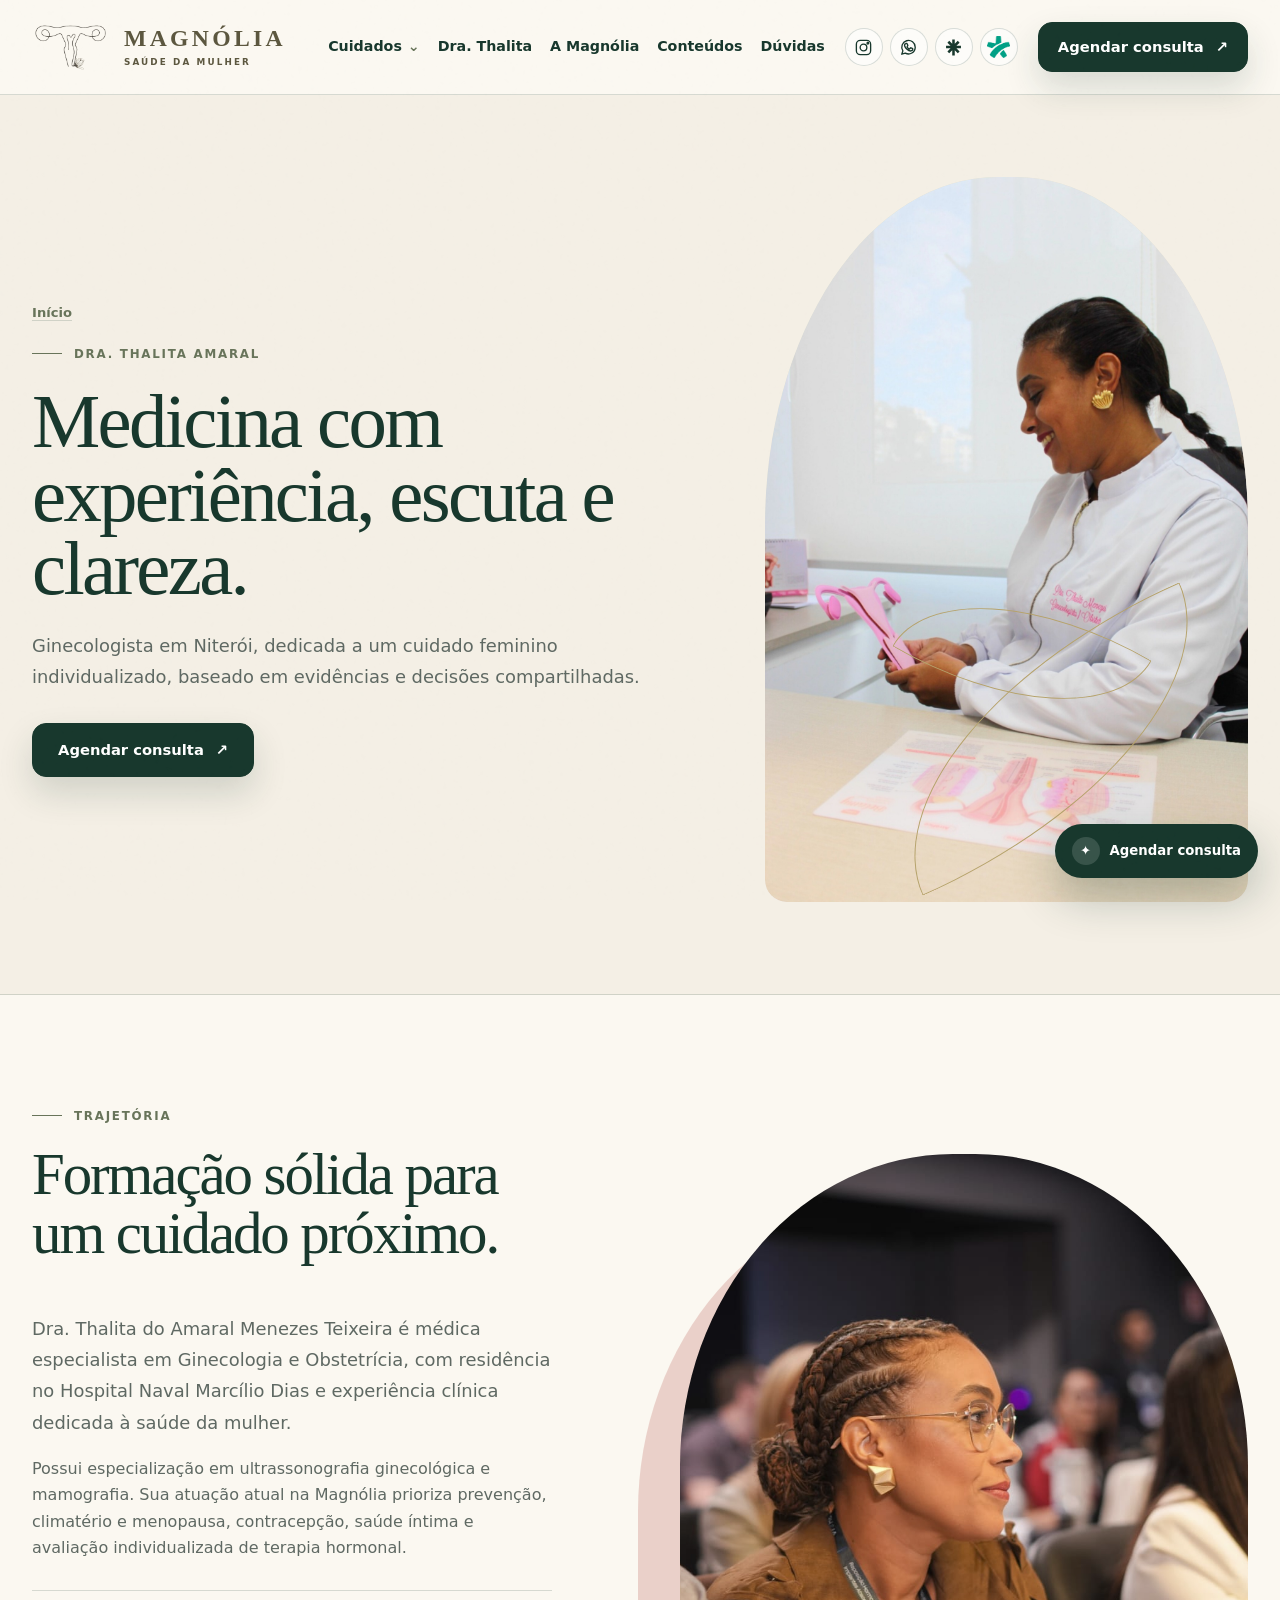
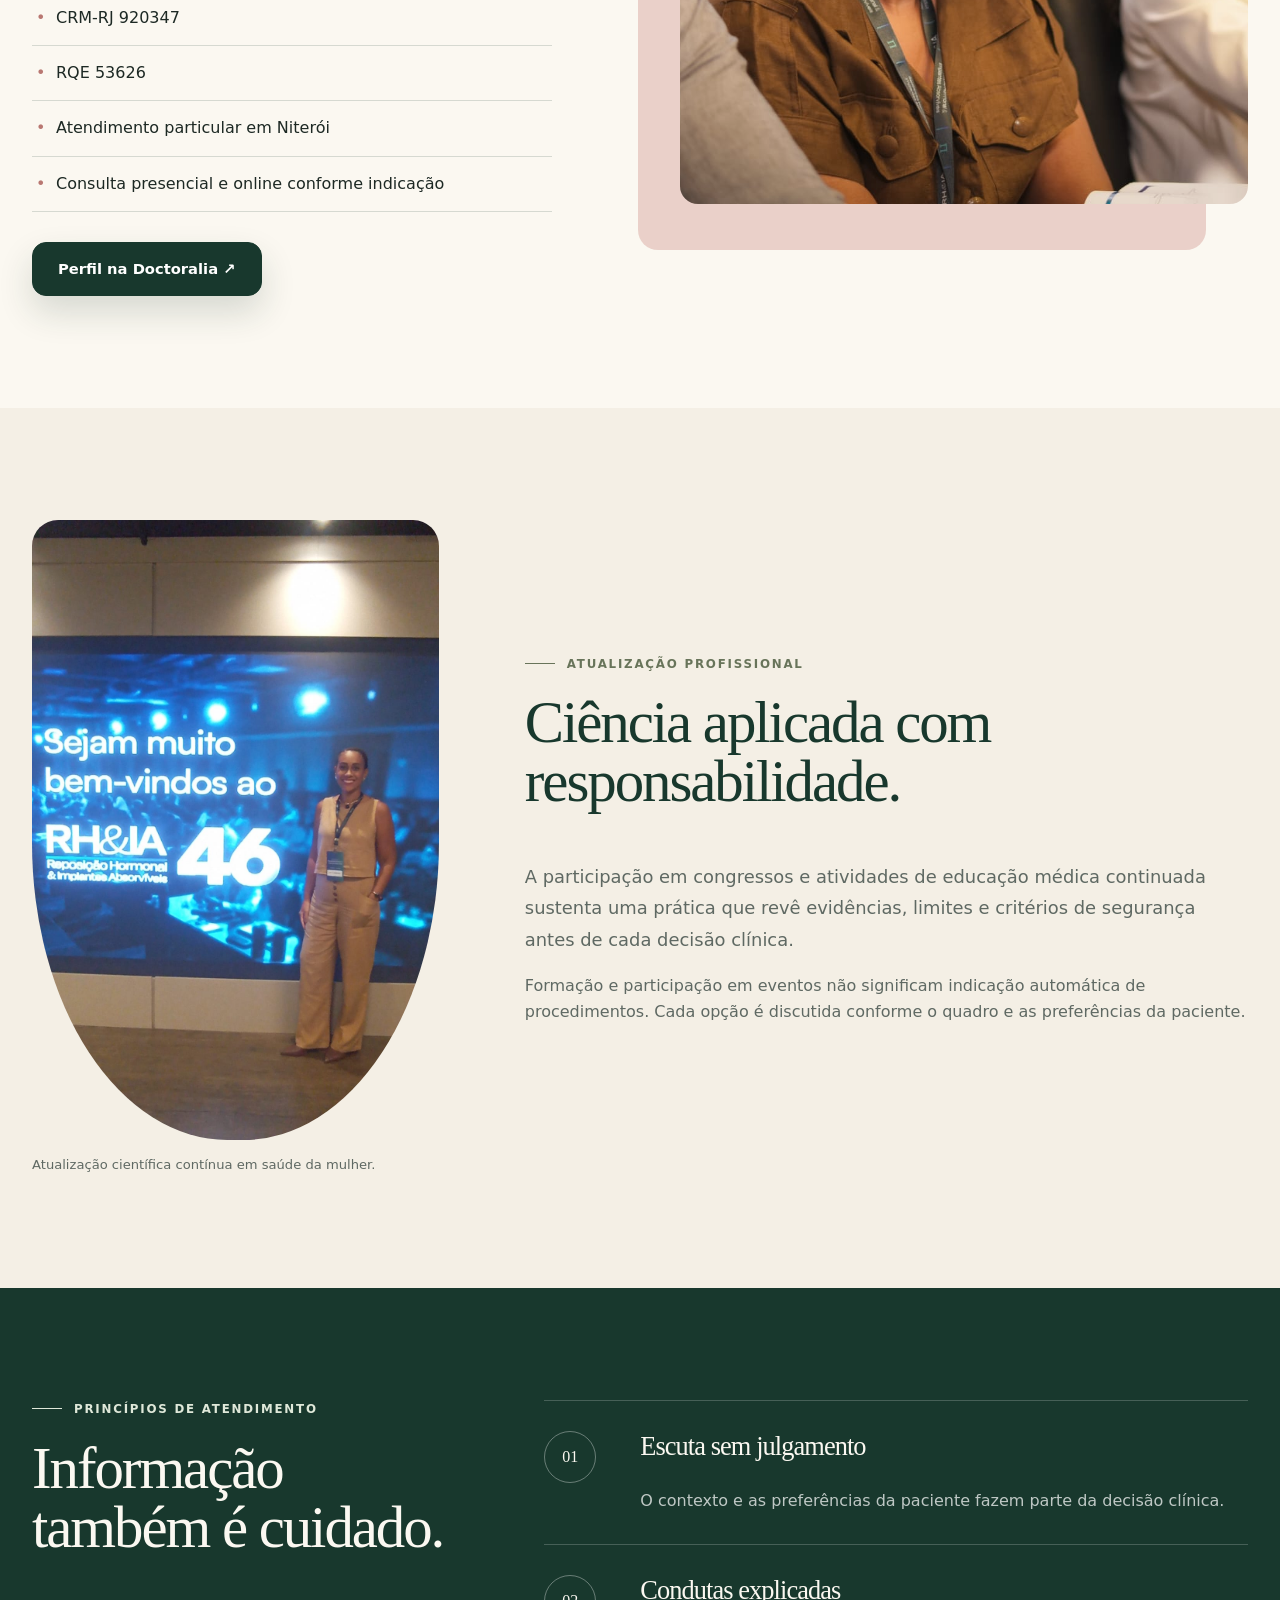
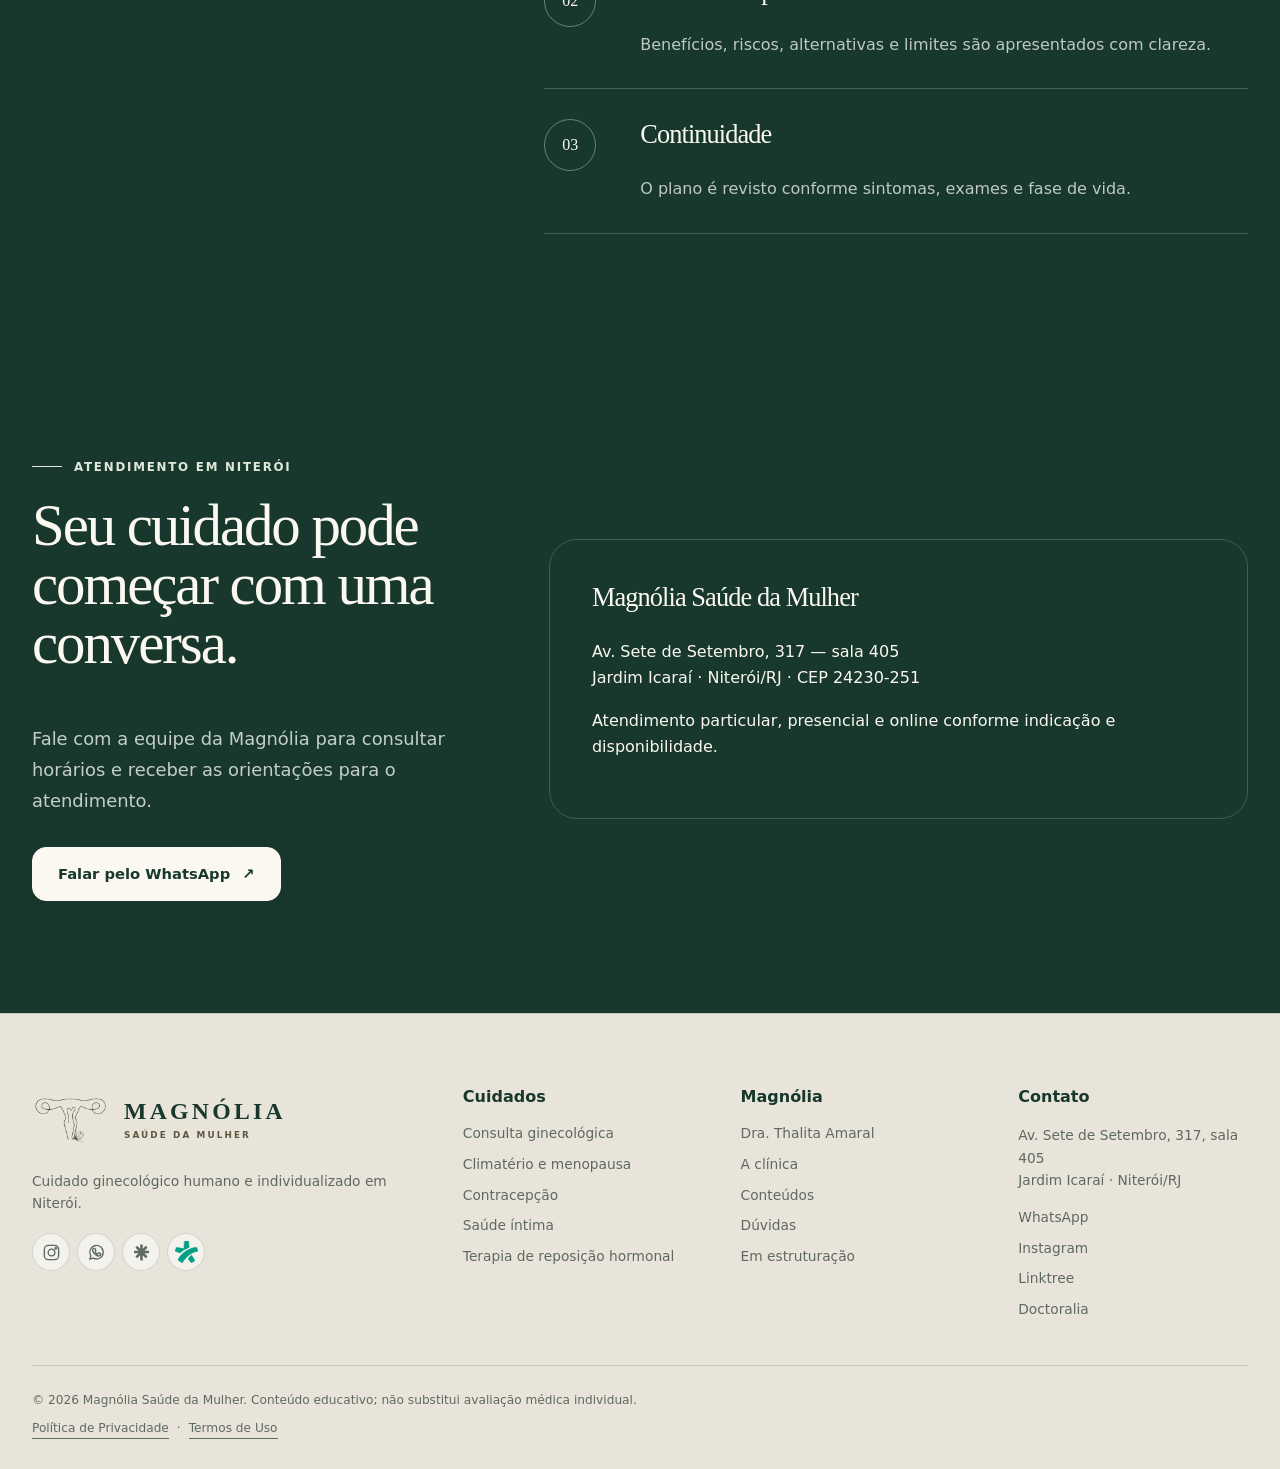
<file: dra-thalita-amaral/index.html>
<!doctype html>
<html lang="pt-BR">
<head>
  <meta charset="utf-8">
  <meta name="viewport" content="width=device-width, initial-scale=1">
  <title>Dra. Thalita Amaral | Ginecologista em Niterói</title>
  <meta name="description" content="Conheça a formação, experiência e abordagem de cuidado da Dra. Thalita Amaral, ginecologista em Niterói.">
  <meta name="robots" content="index, follow">
  <meta name="theme-color" content="#18382d">
  <link rel="canonical" href="https://magnoliasdm.com.br/dra-thalita-amaral/">
  <link rel="icon" href="/favicon.svg" type="image/svg+xml">
  <link rel="stylesheet" href="/assets/site.css?v=20260803-5">
  <script type="application/ld+json">{"@context":"https://schema.org","@graph":[{"@type":"ProfilePage","@id":"https://magnoliasdm.com.br/dra-thalita-amaral/#webpage","url":"https://magnoliasdm.com.br/dra-thalita-amaral/","name":"Dra. Thalita Amaral | Ginecologista em Niterói","description":"Conheça a formação, experiência e abordagem de cuidado da Dra. Thalita Amaral, ginecologista em Niterói.","inLanguage":"pt-BR","isPartOf":{"@id":"https://magnoliasdm.com.br/#website"},"datePublished":"2026-08-03","dateModified":"2026-08-03","mainEntity":{"@id":"https://magnoliasdm.com.br/dra-thalita-amaral/#medica"},"breadcrumb":{"@id":"https://magnoliasdm.com.br/dra-thalita-amaral/#breadcrumb"}},{"@type":"BreadcrumbList","@id":"https://magnoliasdm.com.br/dra-thalita-amaral/#breadcrumb","itemListElement":[{"@type":"ListItem","position":1,"name":"Início","item":"https://magnoliasdm.com.br/"},{"@type":"ListItem","position":2,"name":"Dra. Thalita Amaral","item":"https://magnoliasdm.com.br/dra-thalita-amaral/"}]},{"@type":["Person","Physician"],"@id":"https://magnoliasdm.com.br/dra-thalita-amaral/#medica","name":"Dra. Thalita do Amaral Menezes Teixeira","alternateName":"Dra. Thalita Amaral","honorificPrefix":"Dra.","jobTitle":"Médica ginecologista","description":"Médica especialista em Ginecologia e Obstetrícia com atuação atual dedicada ao cuidado ginecológico integral da mulher.","url":"https://magnoliasdm.com.br/dra-thalita-amaral/","image":"https://magnoliasdm.com.br/dra-thalita-consultorio.jpg","medicalSpecialty":"https://schema.org/Gynecologic","identifier":[{"@type":"PropertyValue","propertyID":"CRM-RJ","value":"920347"},{"@type":"PropertyValue","propertyID":"RQE","value":"53626"}],"worksFor":{"@id":"https://magnoliasdm.com.br/#clinica"},"address":{"@type":"PostalAddress","streetAddress":"Avenida Sete de Setembro, 317, sala 405","addressLocality":"Niterói","addressRegion":"RJ","postalCode":"24230-251","addressCountry":"BR"},"sameAs":["https://www.doctoralia.com.br/thalita-menezes-2/ginecologista/niteroi"]},{"@type":"MedicalClinic","@id":"https://magnoliasdm.com.br/#clinica","name":"Magnólia Saúde da Mulher","url":"https://magnoliasdm.com.br/","logo":{"@type":"ImageObject","url":"https://magnoliasdm.com.br/logo_contorno.png"},"image":"https://magnoliasdm.com.br/hero-sensorial.webp","telephone":"+55 21 99036-8159","email":"magnoliasdm@gmail.com","medicalSpecialty":"https://schema.org/Gynecologic","address":{"@type":"PostalAddress","streetAddress":"Avenida Sete de Setembro, 317, sala 405","addressLocality":"Niterói","addressRegion":"RJ","postalCode":"24230-251","addressCountry":"BR"},"areaServed":{"@type":"City","name":"Niterói"},"sameAs":["https://www.instagram.com/magnoliaporthalita","https://linktr.ee/magnoliaporthalita","https://www.doctoralia.com.br/thalita-menezes-2/ginecologista/niteroi"],"employee":{"@id":"https://magnoliasdm.com.br/dra-thalita-amaral/#medica"}}]}</script>
</head>
<body>

  <header class="site-header">
    <div class="shell nav-bar">
      <a class="brand" href="/" aria-label="Magnólia — Saúde da Mulher, página inicial">
        <span class="brand-symbol"><img src="/logo_contorno.png" alt="" width="493" height="324"></span><span class="brand-copy"><strong>MAGNÓLIA</strong><small>SAÚDE DA MULHER</small></span>
      </a>
      <nav class="desktop-nav" aria-label="Navegação principal">
        <details class="nav-dropdown">
          <summary>Cuidados</summary>
          <div class="nav-dropdown-menu">
            <a href="/cuidados/">Todos os cuidados</a>
            <a href="/cuidados/consulta-ginecologica/">Consulta ginecológica</a>
            <a href="/cuidados/climaterio-menopausa/">Climatério e menopausa</a>
            <a href="/cuidados/contracepcao/">Contracepção</a>
            <a href="/cuidados/saude-intima/">Saúde íntima</a>
            <a href="/cuidados/trh/">Terapia de reposição hormonal</a>
          </div>
        </details>
        <a href="/dra-thalita-amaral/">Dra. Thalita</a>
        <a href="/a-magnolia/">A Magnólia</a>
        <a href="/conteudos/">Conteúdos</a>
        <a href="/duvidas/">Dúvidas</a>
      </nav>
      <div class="social-links header-socials" aria-label="Redes e perfis da Magnólia">
    <a href="https://www.instagram.com/magnoliaporthalita" target="_blank" rel="noopener noreferrer" aria-label="Instagram da Magnólia"><svg viewBox="0 0 24 24" aria-hidden="true"><rect x="3" y="3" width="18" height="18" rx="5"></rect><circle cx="12" cy="12" r="4.2"></circle><circle cx="17.5" cy="6.6" r="1"></circle></svg></a>
    <a href="https://wa.me/5521990368159?text=Ol%C3%A1%2C%20gostaria%20de%20agendar%20uma%20consulta%20com%20a%20Dra.%20Thalita." target="_blank" rel="noopener noreferrer" aria-label="WhatsApp da Magnólia"><svg viewBox="0 0 24 24" aria-hidden="true"><path d="M20.5 11.7a8.5 8.5 0 0 1-12.6 7.4L3.5 20.5l1.4-4.2A8.5 8.5 0 1 1 20.5 11.7Z"></path><path d="M8.3 7.5c.3-.7.7-.7 1-.7h.5c.2 0 .4.1.5.4l.8 1.9c.1.3.1.5-.1.7l-.6.8c-.2.2-.1.5 0 .7.5 1 1.3 1.8 2.3 2.4.3.2.6.2.8 0l.9-1.1c.2-.2.4-.3.7-.2l1.8.8c.3.1.5.3.5.6 0 .4-.2 1.4-.7 1.8-.5.5-1.2.8-2 .8-.8 0-2.7-.4-4.6-2.1-1.5-1.3-2.5-2.9-2.8-3.8-.4-1-.4-2 .1-3Z"></path></svg></a>
    <a href="https://linktr.ee/magnoliaporthalita" target="_blank" rel="noopener noreferrer" aria-label="Linktree da Magnólia"><svg class="linktree-mark" viewBox="0 0 24 24" aria-hidden="true"><path d="M10.4 2h3.2v5.4l3.8-3.8 2.3 2.3-4 4h5.7v3.2h-5.7l4 4-2.3 2.3-3.8-3.8V22h-3.2v-6.4l-3.8 3.8-2.3-2.3 4-4H2.6V9.9h5.7l-4-4 2.3-2.3 3.8 3.8V2Z"></path></svg></a>
    <a class="doctoralia-link" href="https://www.doctoralia.com.br/thalita-menezes-2/ginecologista/niteroi" target="_blank" rel="noopener noreferrer" aria-label="Perfil da Dra. Thalita na Doctoralia"><img src="/doctoralia-symbol.svg" alt="" width="128" height="122"></a>
  </div>
      <a class="button button--small header-cta" href="https://wa.me/5521990368159?text=Ol%C3%A1%2C%20gostaria%20de%20agendar%20uma%20consulta%20com%20a%20Dra.%20Thalita." target="_blank" rel="noopener noreferrer">Agendar consulta <span aria-hidden="true">↗</span></a>
      <button class="mobile-toggle" type="button" data-menu-button aria-expanded="false" aria-controls="mobile-menu">Menu</button>
    </div>
    <nav class="mobile-panel" id="mobile-menu" data-mobile-panel aria-label="Navegação em dispositivos móveis">
      <a href="/cuidados/">Cuidados</a>
      <a href="/dra-thalita-amaral/">Dra. Thalita</a>
      <a href="/a-magnolia/">A Magnólia</a>
      <a href="/conteudos/">Conteúdos</a>
      <a href="/duvidas/">Dúvidas</a>
      <a href="/em-estruturacao/">Em estruturação</a>
      <a href="https://wa.me/5521990368159?text=Ol%C3%A1%2C%20gostaria%20de%20agendar%20uma%20consulta%20com%20a%20Dra.%20Thalita." target="_blank" rel="noopener noreferrer">Agendar consulta</a>
      <div class="social-links mobile-socials" aria-label="Redes e perfis da Magnólia">
    <a href="https://www.instagram.com/magnoliaporthalita" target="_blank" rel="noopener noreferrer" aria-label="Instagram da Magnólia"><svg viewBox="0 0 24 24" aria-hidden="true"><rect x="3" y="3" width="18" height="18" rx="5"></rect><circle cx="12" cy="12" r="4.2"></circle><circle cx="17.5" cy="6.6" r="1"></circle></svg></a>
    <a href="https://wa.me/5521990368159?text=Ol%C3%A1%2C%20gostaria%20de%20agendar%20uma%20consulta%20com%20a%20Dra.%20Thalita." target="_blank" rel="noopener noreferrer" aria-label="WhatsApp da Magnólia"><svg viewBox="0 0 24 24" aria-hidden="true"><path d="M20.5 11.7a8.5 8.5 0 0 1-12.6 7.4L3.5 20.5l1.4-4.2A8.5 8.5 0 1 1 20.5 11.7Z"></path><path d="M8.3 7.5c.3-.7.7-.7 1-.7h.5c.2 0 .4.1.5.4l.8 1.9c.1.3.1.5-.1.7l-.6.8c-.2.2-.1.5 0 .7.5 1 1.3 1.8 2.3 2.4.3.2.6.2.8 0l.9-1.1c.2-.2.4-.3.7-.2l1.8.8c.3.1.5.3.5.6 0 .4-.2 1.4-.7 1.8-.5.5-1.2.8-2 .8-.8 0-2.7-.4-4.6-2.1-1.5-1.3-2.5-2.9-2.8-3.8-.4-1-.4-2 .1-3Z"></path></svg></a>
    <a href="https://linktr.ee/magnoliaporthalita" target="_blank" rel="noopener noreferrer" aria-label="Linktree da Magnólia"><svg class="linktree-mark" viewBox="0 0 24 24" aria-hidden="true"><path d="M10.4 2h3.2v5.4l3.8-3.8 2.3 2.3-4 4h5.7v3.2h-5.7l4 4-2.3 2.3-3.8-3.8V22h-3.2v-6.4l-3.8 3.8-2.3-2.3 4-4H2.6V9.9h5.7l-4-4 2.3-2.3 3.8 3.8V2Z"></path></svg></a>
    <a class="doctoralia-link" href="https://www.doctoralia.com.br/thalita-menezes-2/ginecologista/niteroi" target="_blank" rel="noopener noreferrer" aria-label="Perfil da Dra. Thalita na Doctoralia"><img src="/doctoralia-symbol.svg" alt="" width="128" height="122"></a>
  </div>
    </nav>
  </header>
<main><section class="page-hero">
    <div class="shell page-hero-grid">
      <div data-reveal>
        <div class="breadcrumb"><a href="/">Início</a></div>
        <p class="eyebrow">Dra. Thalita Amaral</p>
        <h1>Medicina com experiência, escuta e clareza.</h1>
        <p class="lead">Ginecologista em Niterói, dedicada a um cuidado feminino individualizado, baseado em evidências e decisões compartilhadas.</p>
        <div class="actions"><a class="button" href="https://wa.me/5521990368159?text=Ol%C3%A1%2C%20gostaria%20de%20agendar%20uma%20consulta%20com%20a%20Dra.%20Thalita." target="_blank" rel="noopener noreferrer">Agendar consulta <span aria-hidden="true">↗</span></a></div>
      </div>
      <div class="page-hero-visual page-hero-visual--photo" data-reveal><img src="/dra-thalita-consultorio.jpg" alt="" width="900" height="900"></div>
    </div>
  </section>
    <section class="section"><div class="shell about-grid"><div data-reveal><p class="eyebrow">Trajetória</p><h2>Formação sólida para um cuidado próximo.</h2><p class="lead">Dra. Thalita do Amaral Menezes Teixeira é médica especialista em Ginecologia e Obstetrícia, com residência no Hospital Naval Marcílio Dias e experiência clínica dedicada à saúde da mulher.</p><p class="muted">Possui especialização em ultrassonografia ginecológica e mamografia. Sua atuação atual na Magnólia prioriza prevenção, climatério e menopausa, contracepção, saúde íntima e avaliação individualizada de terapia hormonal.</p><ul class="fact-list"><li>CRM-RJ 920347</li><li>RQE 53626</li><li>Atendimento particular em Niterói</li><li>Consulta presencial e online conforme indicação</li></ul><div class="actions"><a class="button" href="https://www.doctoralia.com.br/thalita-menezes-2/ginecologista/niteroi" target="_blank" rel="noopener noreferrer">Perfil na Doctoralia ↗</a></div></div><div class="doctor-photo" data-reveal><img src="/dra-thalita-congresso.jpeg" alt="Dra. Thalita Amaral em atualização científica" width="1600" height="1066" loading="lazy"></div></div></section>
    <section class="section section--soft"><div class="shell doctor-gallery"><figure data-reveal><img src="/dra-thalita-rhia.jpeg" alt="Dra. Thalita Amaral no congresso de reposição hormonal e implantes" width="1200" height="1600" loading="lazy"><figcaption>Atualização científica contínua em saúde da mulher.</figcaption></figure><div data-reveal><p class="eyebrow">Atualização profissional</p><h2>Ciência aplicada com responsabilidade.</h2><p class="lead">A participação em congressos e atividades de educação médica continuada sustenta uma prática que revê evidências, limites e critérios de segurança antes de cada decisão clínica.</p><p class="muted">Formação e participação em eventos não significam indicação automática de procedimentos. Cada opção é discutida conforme o quadro e as preferências da paciente.</p></div></div></section>
    <section class="section section--forest"><div class="shell journey-grid"><div><p class="eyebrow eyebrow--light">Princípios de atendimento</p><h2>Informação também é cuidado.</h2></div><div class="journey-list"><div class="journey-step"><div><h3>Escuta sem julgamento</h3><p>O contexto e as preferências da paciente fazem parte da decisão clínica.</p></div></div><div class="journey-step"><div><h3>Condutas explicadas</h3><p>Benefícios, riscos, alternativas e limites são apresentados com clareza.</p></div></div><div class="journey-step"><div><h3>Continuidade</h3><p>O plano é revisto conforme sintomas, exames e fase de vida.</p></div></div></div></div></section>
    <section class="section section--forest">
    <div class="shell contact-grid">
      <div data-reveal>
        <p class="eyebrow eyebrow--light">Atendimento em Niterói</p>
        <h2>Seu cuidado pode começar com uma conversa.</h2>
        <p class="lead">Fale com a equipe da Magnólia para consultar horários e receber as orientações para o atendimento.</p>
        <div class="actions"><a class="button button--light" href="https://wa.me/5521990368159?text=Ol%C3%A1%2C%20gostaria%20de%20agendar%20uma%20consulta%20com%20a%20Dra.%20Thalita." target="_blank" rel="noopener noreferrer">Falar pelo WhatsApp <span aria-hidden="true">↗</span></a></div>
      </div>
      <div class="contact-card" data-reveal>
        <h3>Magnólia Saúde da Mulher</h3>
        <p>Av. Sete de Setembro, 317 — sala 405<br>Jardim Icaraí · Niterói/RJ · CEP 24230-251</p>
        <p>Atendimento particular, presencial e online conforme indicação e disponibilidade.</p>
      </div>
    </div>
  </section></main>

  <footer class="site-footer">
    <div class="shell footer-grid">
      <div class="footer-brand">
        <a class="brand brand--footer" href="/" aria-label="Magnólia — Saúde da Mulher, página inicial"><span class="brand-symbol"><img src="/logo_contorno.png" alt="" width="493" height="324"></span><span class="brand-copy"><strong>MAGNÓLIA</strong><small>SAÚDE DA MULHER</small></span></a>
        <p>Cuidado ginecológico humano e individualizado em Niterói.</p>
        <div class="social-links footer-socials" aria-label="Redes e perfis da Magnólia">
    <a href="https://www.instagram.com/magnoliaporthalita" target="_blank" rel="noopener noreferrer" aria-label="Instagram da Magnólia"><svg viewBox="0 0 24 24" aria-hidden="true"><rect x="3" y="3" width="18" height="18" rx="5"></rect><circle cx="12" cy="12" r="4.2"></circle><circle cx="17.5" cy="6.6" r="1"></circle></svg></a>
    <a href="https://wa.me/5521990368159?text=Ol%C3%A1%2C%20gostaria%20de%20agendar%20uma%20consulta%20com%20a%20Dra.%20Thalita." target="_blank" rel="noopener noreferrer" aria-label="WhatsApp da Magnólia"><svg viewBox="0 0 24 24" aria-hidden="true"><path d="M20.5 11.7a8.5 8.5 0 0 1-12.6 7.4L3.5 20.5l1.4-4.2A8.5 8.5 0 1 1 20.5 11.7Z"></path><path d="M8.3 7.5c.3-.7.7-.7 1-.7h.5c.2 0 .4.1.5.4l.8 1.9c.1.3.1.5-.1.7l-.6.8c-.2.2-.1.5 0 .7.5 1 1.3 1.8 2.3 2.4.3.2.6.2.8 0l.9-1.1c.2-.2.4-.3.7-.2l1.8.8c.3.1.5.3.5.6 0 .4-.2 1.4-.7 1.8-.5.5-1.2.8-2 .8-.8 0-2.7-.4-4.6-2.1-1.5-1.3-2.5-2.9-2.8-3.8-.4-1-.4-2 .1-3Z"></path></svg></a>
    <a href="https://linktr.ee/magnoliaporthalita" target="_blank" rel="noopener noreferrer" aria-label="Linktree da Magnólia"><svg class="linktree-mark" viewBox="0 0 24 24" aria-hidden="true"><path d="M10.4 2h3.2v5.4l3.8-3.8 2.3 2.3-4 4h5.7v3.2h-5.7l4 4-2.3 2.3-3.8-3.8V22h-3.2v-6.4l-3.8 3.8-2.3-2.3 4-4H2.6V9.9h5.7l-4-4 2.3-2.3 3.8 3.8V2Z"></path></svg></a>
    <a class="doctoralia-link" href="https://www.doctoralia.com.br/thalita-menezes-2/ginecologista/niteroi" target="_blank" rel="noopener noreferrer" aria-label="Perfil da Dra. Thalita na Doctoralia"><img src="/doctoralia-symbol.svg" alt="" width="128" height="122"></a>
  </div>
      </div>
      <div>
        <strong>Cuidados</strong>
        <div class="footer-links">
          <a href="/cuidados/consulta-ginecologica/">Consulta ginecológica</a>
          <a href="/cuidados/climaterio-menopausa/">Climatério e menopausa</a>
          <a href="/cuidados/contracepcao/">Contracepção</a>
          <a href="/cuidados/saude-intima/">Saúde íntima</a>
          <a href="/cuidados/trh/">Terapia de reposição hormonal</a>
        </div>
      </div>
      <div>
        <strong>Magnólia</strong>
        <div class="footer-links">
          <a href="/dra-thalita-amaral/">Dra. Thalita Amaral</a>
          <a href="/a-magnolia/">A clínica</a>
          <a href="/conteudos/">Conteúdos</a>
          <a href="/duvidas/">Dúvidas</a>
          <a href="/em-estruturacao/">Em estruturação</a>
        </div>
      </div>
      <div>
        <strong>Contato</strong>
        <p>Av. Sete de Setembro, 317, sala 405<br>Jardim Icaraí · Niterói/RJ</p>
        <div class="footer-links">
          <a href="https://wa.me/5521990368159?text=Ol%C3%A1%2C%20gostaria%20de%20agendar%20uma%20consulta%20com%20a%20Dra.%20Thalita." target="_blank" rel="noopener noreferrer">WhatsApp</a>
          <a href="https://www.instagram.com/magnoliaporthalita" target="_blank" rel="noopener noreferrer">Instagram</a>
          <a href="https://linktr.ee/magnoliaporthalita" target="_blank" rel="noopener noreferrer">Linktree</a>
          <a href="https://www.doctoralia.com.br/thalita-menezes-2/ginecologista/niteroi" target="_blank" rel="noopener noreferrer">Doctoralia</a>
        </div>
      </div>
    </div>
    <div class="shell footer-legal"><span>© <span data-year>2026</span> Magnólia Saúde da Mulher. Conteúdo educativo; não substitui avaliação médica individual.</span><span class="footer-legal-links"><a href="/politica-de-privacidade/">Política de Privacidade</a><span aria-hidden="true">·</span><a href="/termos-de-uso/">Termos de Uso</a></span></div>
  </footer>
  <a class="floating-whatsapp" href="https://wa.me/5521990368159?text=Ol%C3%A1%2C%20gostaria%20de%20agendar%20uma%20consulta%20com%20a%20Dra.%20Thalita." target="_blank" rel="noopener noreferrer" aria-label="Agendar consulta pelo WhatsApp"><span>✦</span> Agendar consulta</a>
<script src="/assets/site.js?v=20260803-5" defer></script>
</body>
</html>
</file>
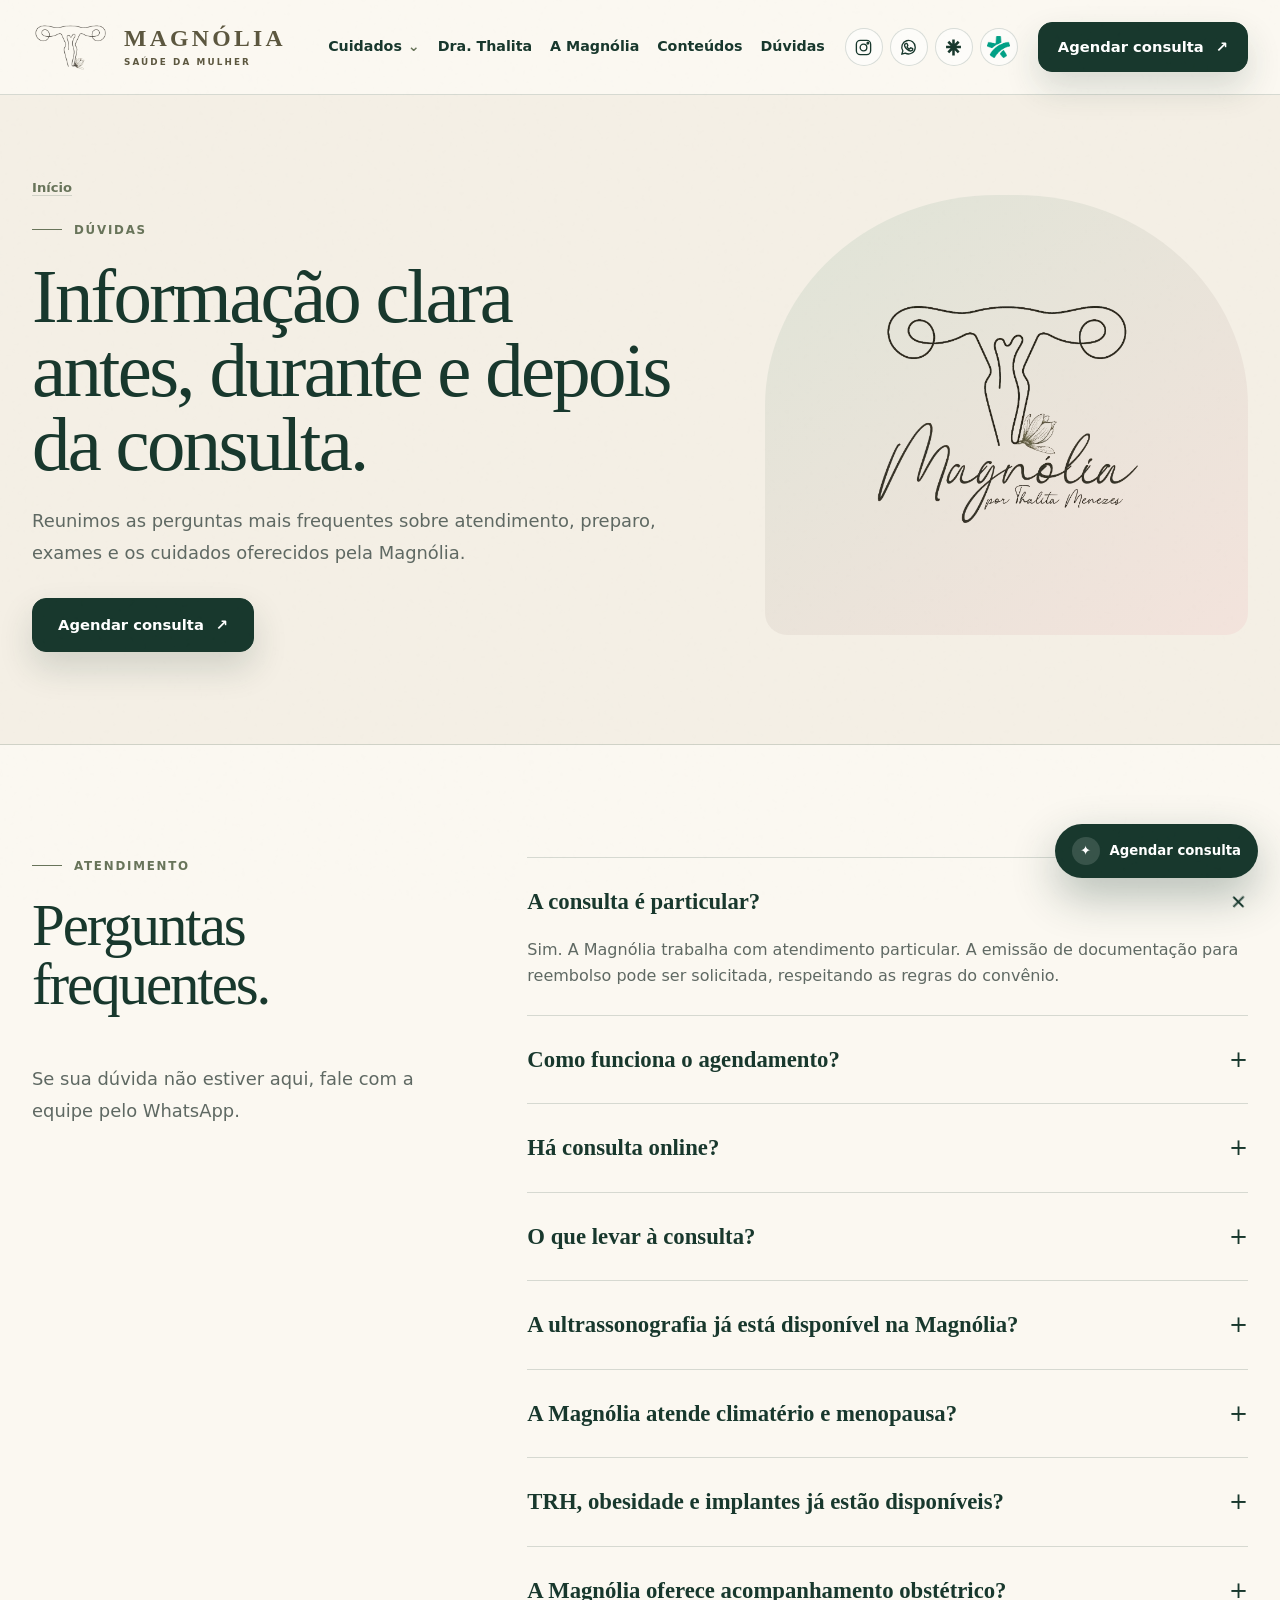
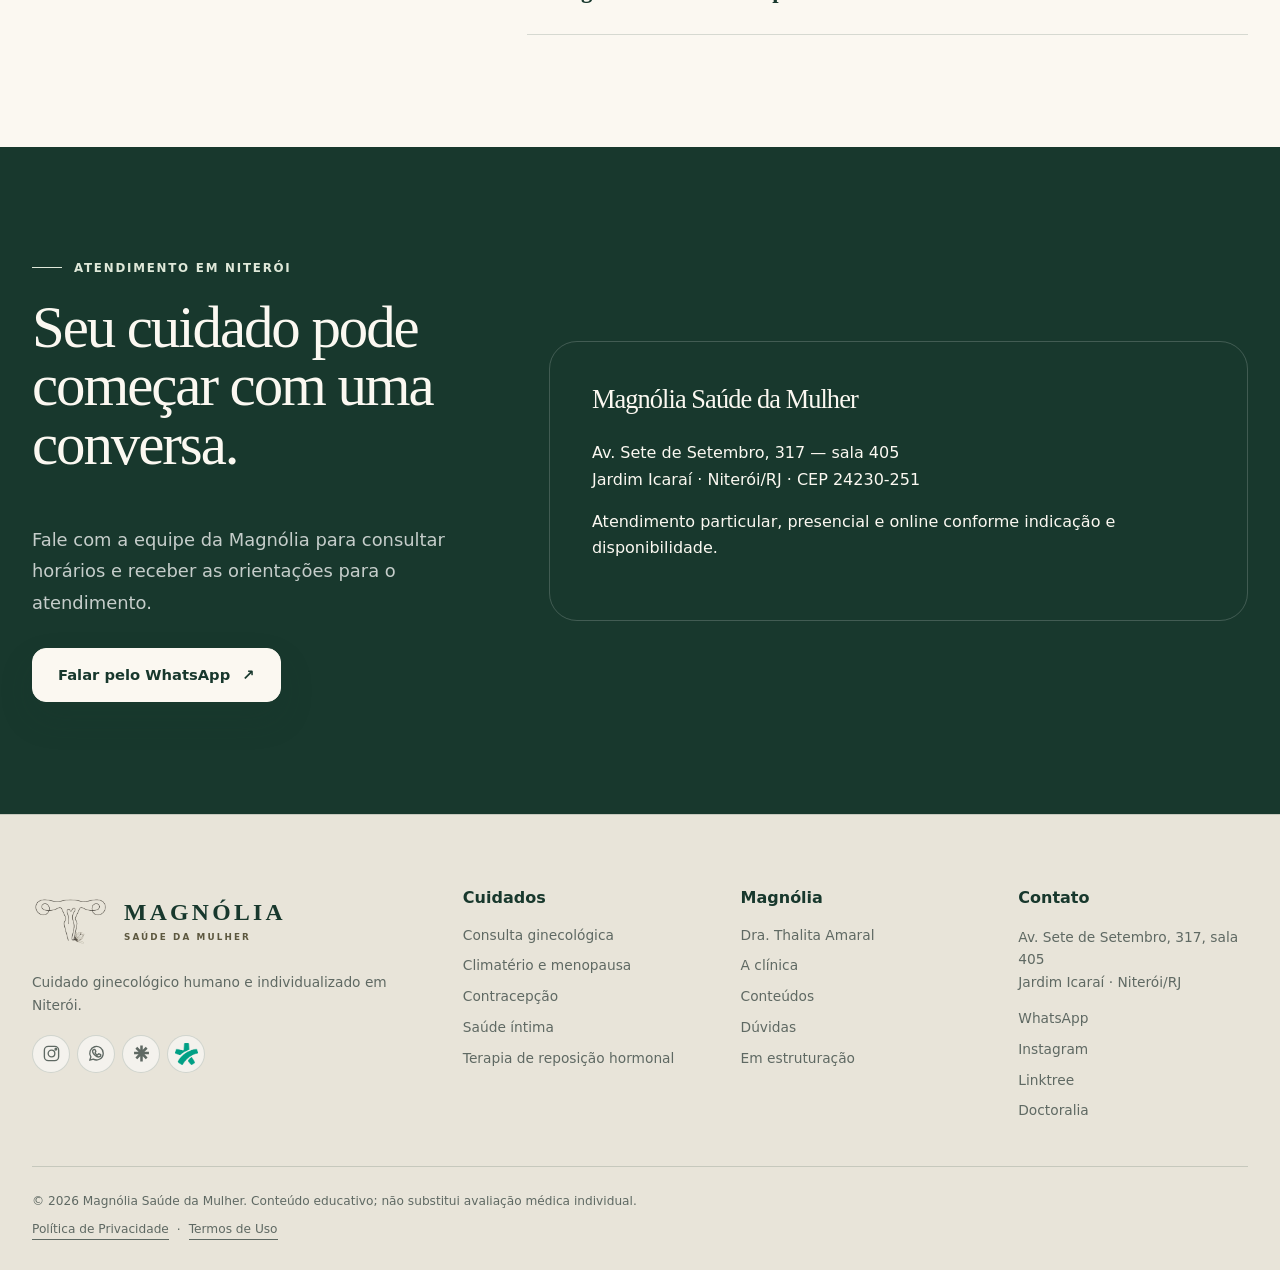
<file: duvidas/index.html>
<!doctype html>
<html lang="pt-BR">
<head>
  <meta charset="utf-8">
  <meta name="viewport" content="width=device-width, initial-scale=1">
  <title>Dúvidas frequentes | Magnólia Saúde da Mulher</title>
  <meta name="description" content="Respostas sobre consulta ginecológica, agendamento, teleatendimento, exames, climatério, contracepção e saúde íntima.">
  <meta name="robots" content="index, follow">
  <meta name="theme-color" content="#18382d">
  <link rel="canonical" href="https://magnoliasdm.com.br/duvidas/">
  <link rel="icon" href="/favicon.svg" type="image/svg+xml">
  <link rel="stylesheet" href="/assets/site.css?v=20260803-5">
  <script type="application/ld+json">{"@context":"https://schema.org","@graph":[{"@type":"FAQPage","@id":"https://magnoliasdm.com.br/duvidas/#webpage","url":"https://magnoliasdm.com.br/duvidas/","name":"Dúvidas frequentes | Magnólia Saúde da Mulher","description":"Respostas sobre consulta ginecológica, agendamento, teleatendimento, exames, climatério, contracepção e saúde íntima.","inLanguage":"pt-BR","isPartOf":{"@id":"https://magnoliasdm.com.br/#website"},"datePublished":"2026-08-03","dateModified":"2026-08-03","reviewedBy":{"@id":"https://magnoliasdm.com.br/dra-thalita-amaral/#medica"},"lastReviewed":"2026-08-03","mainEntity":[{"@type":"Question","name":"A consulta é particular?","acceptedAnswer":{"@type":"Answer","text":"Sim. A Magnólia trabalha com atendimento particular. A emissão de documentação para reembolso pode ser solicitada, respeitando as regras do convênio."}},{"@type":"Question","name":"Como funciona o agendamento?","acceptedAnswer":{"@type":"Answer","text":"A equipe informa horários, modalidade, valor e orientações pelo WhatsApp. A confirmação segue as regras apresentadas no momento da reserva."}},{"@type":"Question","name":"Há consulta online?","acceptedAnswer":{"@type":"Answer","text":"Sim, quando a demanda é adequada ao teleatendimento. Se houver necessidade de exame físico ou procedimento, será orientado atendimento presencial."}},{"@type":"Question","name":"O que levar à consulta?","acceptedAnswer":{"@type":"Answer","text":"Leve exames recentes, receitas, lista de medicamentos e informações sobre tratamentos e cirurgias anteriores."}},{"@type":"Question","name":"A ultrassonografia já está disponível na Magnólia?","acceptedAnswer":{"@type":"Answer","text":"A ultrassonografia está em estruturação e ainda não possui agenda aberta. A consulta ginecológica segue disponível normalmente."}},{"@type":"Question","name":"A Magnólia atende climatério e menopausa?","acceptedAnswer":{"@type":"Answer","text":"Sim. A avaliação aborda sintomas, qualidade de vida, sexualidade, saúde óssea e cardiovascular, além das possibilidades terapêuticas."}},{"@type":"Question","name":"TRH, obesidade e implantes já estão disponíveis?","acceptedAnswer":{"@type":"Answer","text":"A avaliação clínica para TRH está disponível. Obesidade e implantes permanecem em estruturação e serão divulgados somente após definição completa dos protocolos e da operação."}},{"@type":"Question","name":"A Magnólia oferece acompanhamento obstétrico?","acceptedAnswer":{"@type":"Answer","text":"Não. O portfólio atual é direcionado ao cuidado ginecológico e não inclui serviços de Obstetrícia."}}],"breadcrumb":{"@id":"https://magnoliasdm.com.br/duvidas/#breadcrumb"}},{"@type":"BreadcrumbList","@id":"https://magnoliasdm.com.br/duvidas/#breadcrumb","itemListElement":[{"@type":"ListItem","position":1,"name":"Início","item":"https://magnoliasdm.com.br/"},{"@type":"ListItem","position":2,"name":"Dúvidas","item":"https://magnoliasdm.com.br/duvidas/"}]}]}</script>
</head>
<body>

  <header class="site-header">
    <div class="shell nav-bar">
      <a class="brand" href="/" aria-label="Magnólia — Saúde da Mulher, página inicial">
        <span class="brand-symbol"><img src="/logo_contorno.png" alt="" width="493" height="324"></span><span class="brand-copy"><strong>MAGNÓLIA</strong><small>SAÚDE DA MULHER</small></span>
      </a>
      <nav class="desktop-nav" aria-label="Navegação principal">
        <details class="nav-dropdown">
          <summary>Cuidados</summary>
          <div class="nav-dropdown-menu">
            <a href="/cuidados/">Todos os cuidados</a>
            <a href="/cuidados/consulta-ginecologica/">Consulta ginecológica</a>
            <a href="/cuidados/climaterio-menopausa/">Climatério e menopausa</a>
            <a href="/cuidados/contracepcao/">Contracepção</a>
            <a href="/cuidados/saude-intima/">Saúde íntima</a>
            <a href="/cuidados/trh/">Terapia de reposição hormonal</a>
          </div>
        </details>
        <a href="/dra-thalita-amaral/">Dra. Thalita</a>
        <a href="/a-magnolia/">A Magnólia</a>
        <a href="/conteudos/">Conteúdos</a>
        <a href="/duvidas/">Dúvidas</a>
      </nav>
      <div class="social-links header-socials" aria-label="Redes e perfis da Magnólia">
    <a href="https://www.instagram.com/magnoliaporthalita" target="_blank" rel="noopener noreferrer" aria-label="Instagram da Magnólia"><svg viewBox="0 0 24 24" aria-hidden="true"><rect x="3" y="3" width="18" height="18" rx="5"></rect><circle cx="12" cy="12" r="4.2"></circle><circle cx="17.5" cy="6.6" r="1"></circle></svg></a>
    <a href="https://wa.me/5521990368159?text=Ol%C3%A1%2C%20gostaria%20de%20agendar%20uma%20consulta%20com%20a%20Dra.%20Thalita." target="_blank" rel="noopener noreferrer" aria-label="WhatsApp da Magnólia"><svg viewBox="0 0 24 24" aria-hidden="true"><path d="M20.5 11.7a8.5 8.5 0 0 1-12.6 7.4L3.5 20.5l1.4-4.2A8.5 8.5 0 1 1 20.5 11.7Z"></path><path d="M8.3 7.5c.3-.7.7-.7 1-.7h.5c.2 0 .4.1.5.4l.8 1.9c.1.3.1.5-.1.7l-.6.8c-.2.2-.1.5 0 .7.5 1 1.3 1.8 2.3 2.4.3.2.6.2.8 0l.9-1.1c.2-.2.4-.3.7-.2l1.8.8c.3.1.5.3.5.6 0 .4-.2 1.4-.7 1.8-.5.5-1.2.8-2 .8-.8 0-2.7-.4-4.6-2.1-1.5-1.3-2.5-2.9-2.8-3.8-.4-1-.4-2 .1-3Z"></path></svg></a>
    <a href="https://linktr.ee/magnoliaporthalita" target="_blank" rel="noopener noreferrer" aria-label="Linktree da Magnólia"><svg class="linktree-mark" viewBox="0 0 24 24" aria-hidden="true"><path d="M10.4 2h3.2v5.4l3.8-3.8 2.3 2.3-4 4h5.7v3.2h-5.7l4 4-2.3 2.3-3.8-3.8V22h-3.2v-6.4l-3.8 3.8-2.3-2.3 4-4H2.6V9.9h5.7l-4-4 2.3-2.3 3.8 3.8V2Z"></path></svg></a>
    <a class="doctoralia-link" href="https://www.doctoralia.com.br/thalita-menezes-2/ginecologista/niteroi" target="_blank" rel="noopener noreferrer" aria-label="Perfil da Dra. Thalita na Doctoralia"><img src="/doctoralia-symbol.svg" alt="" width="128" height="122"></a>
  </div>
      <a class="button button--small header-cta" href="https://wa.me/5521990368159?text=Ol%C3%A1%2C%20gostaria%20de%20agendar%20uma%20consulta%20com%20a%20Dra.%20Thalita." target="_blank" rel="noopener noreferrer">Agendar consulta <span aria-hidden="true">↗</span></a>
      <button class="mobile-toggle" type="button" data-menu-button aria-expanded="false" aria-controls="mobile-menu">Menu</button>
    </div>
    <nav class="mobile-panel" id="mobile-menu" data-mobile-panel aria-label="Navegação em dispositivos móveis">
      <a href="/cuidados/">Cuidados</a>
      <a href="/dra-thalita-amaral/">Dra. Thalita</a>
      <a href="/a-magnolia/">A Magnólia</a>
      <a href="/conteudos/">Conteúdos</a>
      <a href="/duvidas/">Dúvidas</a>
      <a href="/em-estruturacao/">Em estruturação</a>
      <a href="https://wa.me/5521990368159?text=Ol%C3%A1%2C%20gostaria%20de%20agendar%20uma%20consulta%20com%20a%20Dra.%20Thalita." target="_blank" rel="noopener noreferrer">Agendar consulta</a>
      <div class="social-links mobile-socials" aria-label="Redes e perfis da Magnólia">
    <a href="https://www.instagram.com/magnoliaporthalita" target="_blank" rel="noopener noreferrer" aria-label="Instagram da Magnólia"><svg viewBox="0 0 24 24" aria-hidden="true"><rect x="3" y="3" width="18" height="18" rx="5"></rect><circle cx="12" cy="12" r="4.2"></circle><circle cx="17.5" cy="6.6" r="1"></circle></svg></a>
    <a href="https://wa.me/5521990368159?text=Ol%C3%A1%2C%20gostaria%20de%20agendar%20uma%20consulta%20com%20a%20Dra.%20Thalita." target="_blank" rel="noopener noreferrer" aria-label="WhatsApp da Magnólia"><svg viewBox="0 0 24 24" aria-hidden="true"><path d="M20.5 11.7a8.5 8.5 0 0 1-12.6 7.4L3.5 20.5l1.4-4.2A8.5 8.5 0 1 1 20.5 11.7Z"></path><path d="M8.3 7.5c.3-.7.7-.7 1-.7h.5c.2 0 .4.1.5.4l.8 1.9c.1.3.1.5-.1.7l-.6.8c-.2.2-.1.5 0 .7.5 1 1.3 1.8 2.3 2.4.3.2.6.2.8 0l.9-1.1c.2-.2.4-.3.7-.2l1.8.8c.3.1.5.3.5.6 0 .4-.2 1.4-.7 1.8-.5.5-1.2.8-2 .8-.8 0-2.7-.4-4.6-2.1-1.5-1.3-2.5-2.9-2.8-3.8-.4-1-.4-2 .1-3Z"></path></svg></a>
    <a href="https://linktr.ee/magnoliaporthalita" target="_blank" rel="noopener noreferrer" aria-label="Linktree da Magnólia"><svg class="linktree-mark" viewBox="0 0 24 24" aria-hidden="true"><path d="M10.4 2h3.2v5.4l3.8-3.8 2.3 2.3-4 4h5.7v3.2h-5.7l4 4-2.3 2.3-3.8-3.8V22h-3.2v-6.4l-3.8 3.8-2.3-2.3 4-4H2.6V9.9h5.7l-4-4 2.3-2.3 3.8 3.8V2Z"></path></svg></a>
    <a class="doctoralia-link" href="https://www.doctoralia.com.br/thalita-menezes-2/ginecologista/niteroi" target="_blank" rel="noopener noreferrer" aria-label="Perfil da Dra. Thalita na Doctoralia"><img src="/doctoralia-symbol.svg" alt="" width="128" height="122"></a>
  </div>
    </nav>
  </header>
<main><section class="page-hero">
    <div class="shell page-hero-grid">
      <div data-reveal>
        <div class="breadcrumb"><a href="/">Início</a></div>
        <p class="eyebrow">Dúvidas</p>
        <h1>Informação clara antes, durante e depois da consulta.</h1>
        <p class="lead">Reunimos as perguntas mais frequentes sobre atendimento, preparo, exames e os cuidados oferecidos pela Magnólia.</p>
        <div class="actions"><a class="button" href="https://wa.me/5521990368159?text=Ol%C3%A1%2C%20gostaria%20de%20agendar%20uma%20consulta%20com%20a%20Dra.%20Thalita." target="_blank" rel="noopener noreferrer">Agendar consulta <span aria-hidden="true">↗</span></a></div>
      </div>
      <div class="page-hero-visual page-hero-visual--brand" data-reveal><img class="page-hero-logo" src="/log_marca_contorno.png" alt="Magnólia por Thalita Menezes" width="527" height="413"></div>
    </div>
  </section>
    <section class="section"><div class="shell faq-grid"><div class="faq-intro"><p class="eyebrow">Atendimento</p><h2>Perguntas frequentes.</h2><p class="lead">Se sua dúvida não estiver aqui, fale com a equipe pelo WhatsApp.</p></div><div class="faq-list">
      <details open><summary>A consulta é particular?<span>+</span></summary><p>Sim. A Magnólia trabalha com atendimento particular. A emissão de documentação para reembolso pode ser solicitada, respeitando as regras do convênio.</p></details><details><summary>Como funciona o agendamento?<span>+</span></summary><p>A equipe informa horários, modalidade, valor e orientações pelo WhatsApp. A confirmação segue as regras apresentadas no momento da reserva.</p></details><details><summary>Há consulta online?<span>+</span></summary><p>Sim, quando a demanda é adequada ao teleatendimento. Se houver necessidade de exame físico ou procedimento, será orientado atendimento presencial.</p></details><details><summary>O que levar à consulta?<span>+</span></summary><p>Leve exames recentes, receitas, lista de medicamentos e informações sobre tratamentos e cirurgias anteriores.</p></details><details><summary>A ultrassonografia já está disponível na Magnólia?<span>+</span></summary><p>A ultrassonografia está em estruturação e ainda não possui agenda aberta. A consulta ginecológica segue disponível normalmente.</p></details><details><summary>A Magnólia atende climatério e menopausa?<span>+</span></summary><p>Sim. A avaliação aborda sintomas, qualidade de vida, sexualidade, saúde óssea e cardiovascular, além das possibilidades terapêuticas.</p></details><details><summary>TRH, obesidade e implantes já estão disponíveis?<span>+</span></summary><p>A avaliação clínica para TRH está disponível. Obesidade e implantes permanecem em estruturação e serão divulgados somente após definição completa dos protocolos e da operação.</p></details><details><summary>A Magnólia oferece acompanhamento obstétrico?<span>+</span></summary><p>Não. O portfólio atual é direcionado ao cuidado ginecológico e não inclui serviços de Obstetrícia.</p></details>
    </div></div></section><section class="section section--forest">
    <div class="shell contact-grid">
      <div data-reveal>
        <p class="eyebrow eyebrow--light">Atendimento em Niterói</p>
        <h2>Seu cuidado pode começar com uma conversa.</h2>
        <p class="lead">Fale com a equipe da Magnólia para consultar horários e receber as orientações para o atendimento.</p>
        <div class="actions"><a class="button button--light" href="https://wa.me/5521990368159?text=Ol%C3%A1%2C%20gostaria%20de%20agendar%20uma%20consulta%20com%20a%20Dra.%20Thalita." target="_blank" rel="noopener noreferrer">Falar pelo WhatsApp <span aria-hidden="true">↗</span></a></div>
      </div>
      <div class="contact-card" data-reveal>
        <h3>Magnólia Saúde da Mulher</h3>
        <p>Av. Sete de Setembro, 317 — sala 405<br>Jardim Icaraí · Niterói/RJ · CEP 24230-251</p>
        <p>Atendimento particular, presencial e online conforme indicação e disponibilidade.</p>
      </div>
    </div>
  </section></main>

  <footer class="site-footer">
    <div class="shell footer-grid">
      <div class="footer-brand">
        <a class="brand brand--footer" href="/" aria-label="Magnólia — Saúde da Mulher, página inicial"><span class="brand-symbol"><img src="/logo_contorno.png" alt="" width="493" height="324"></span><span class="brand-copy"><strong>MAGNÓLIA</strong><small>SAÚDE DA MULHER</small></span></a>
        <p>Cuidado ginecológico humano e individualizado em Niterói.</p>
        <div class="social-links footer-socials" aria-label="Redes e perfis da Magnólia">
    <a href="https://www.instagram.com/magnoliaporthalita" target="_blank" rel="noopener noreferrer" aria-label="Instagram da Magnólia"><svg viewBox="0 0 24 24" aria-hidden="true"><rect x="3" y="3" width="18" height="18" rx="5"></rect><circle cx="12" cy="12" r="4.2"></circle><circle cx="17.5" cy="6.6" r="1"></circle></svg></a>
    <a href="https://wa.me/5521990368159?text=Ol%C3%A1%2C%20gostaria%20de%20agendar%20uma%20consulta%20com%20a%20Dra.%20Thalita." target="_blank" rel="noopener noreferrer" aria-label="WhatsApp da Magnólia"><svg viewBox="0 0 24 24" aria-hidden="true"><path d="M20.5 11.7a8.5 8.5 0 0 1-12.6 7.4L3.5 20.5l1.4-4.2A8.5 8.5 0 1 1 20.5 11.7Z"></path><path d="M8.3 7.5c.3-.7.7-.7 1-.7h.5c.2 0 .4.1.5.4l.8 1.9c.1.3.1.5-.1.7l-.6.8c-.2.2-.1.5 0 .7.5 1 1.3 1.8 2.3 2.4.3.2.6.2.8 0l.9-1.1c.2-.2.4-.3.7-.2l1.8.8c.3.1.5.3.5.6 0 .4-.2 1.4-.7 1.8-.5.5-1.2.8-2 .8-.8 0-2.7-.4-4.6-2.1-1.5-1.3-2.5-2.9-2.8-3.8-.4-1-.4-2 .1-3Z"></path></svg></a>
    <a href="https://linktr.ee/magnoliaporthalita" target="_blank" rel="noopener noreferrer" aria-label="Linktree da Magnólia"><svg class="linktree-mark" viewBox="0 0 24 24" aria-hidden="true"><path d="M10.4 2h3.2v5.4l3.8-3.8 2.3 2.3-4 4h5.7v3.2h-5.7l4 4-2.3 2.3-3.8-3.8V22h-3.2v-6.4l-3.8 3.8-2.3-2.3 4-4H2.6V9.9h5.7l-4-4 2.3-2.3 3.8 3.8V2Z"></path></svg></a>
    <a class="doctoralia-link" href="https://www.doctoralia.com.br/thalita-menezes-2/ginecologista/niteroi" target="_blank" rel="noopener noreferrer" aria-label="Perfil da Dra. Thalita na Doctoralia"><img src="/doctoralia-symbol.svg" alt="" width="128" height="122"></a>
  </div>
      </div>
      <div>
        <strong>Cuidados</strong>
        <div class="footer-links">
          <a href="/cuidados/consulta-ginecologica/">Consulta ginecológica</a>
          <a href="/cuidados/climaterio-menopausa/">Climatério e menopausa</a>
          <a href="/cuidados/contracepcao/">Contracepção</a>
          <a href="/cuidados/saude-intima/">Saúde íntima</a>
          <a href="/cuidados/trh/">Terapia de reposição hormonal</a>
        </div>
      </div>
      <div>
        <strong>Magnólia</strong>
        <div class="footer-links">
          <a href="/dra-thalita-amaral/">Dra. Thalita Amaral</a>
          <a href="/a-magnolia/">A clínica</a>
          <a href="/conteudos/">Conteúdos</a>
          <a href="/duvidas/">Dúvidas</a>
          <a href="/em-estruturacao/">Em estruturação</a>
        </div>
      </div>
      <div>
        <strong>Contato</strong>
        <p>Av. Sete de Setembro, 317, sala 405<br>Jardim Icaraí · Niterói/RJ</p>
        <div class="footer-links">
          <a href="https://wa.me/5521990368159?text=Ol%C3%A1%2C%20gostaria%20de%20agendar%20uma%20consulta%20com%20a%20Dra.%20Thalita." target="_blank" rel="noopener noreferrer">WhatsApp</a>
          <a href="https://www.instagram.com/magnoliaporthalita" target="_blank" rel="noopener noreferrer">Instagram</a>
          <a href="https://linktr.ee/magnoliaporthalita" target="_blank" rel="noopener noreferrer">Linktree</a>
          <a href="https://www.doctoralia.com.br/thalita-menezes-2/ginecologista/niteroi" target="_blank" rel="noopener noreferrer">Doctoralia</a>
        </div>
      </div>
    </div>
    <div class="shell footer-legal"><span>© <span data-year>2026</span> Magnólia Saúde da Mulher. Conteúdo educativo; não substitui avaliação médica individual.</span><span class="footer-legal-links"><a href="/politica-de-privacidade/">Política de Privacidade</a><span aria-hidden="true">·</span><a href="/termos-de-uso/">Termos de Uso</a></span></div>
  </footer>
  <a class="floating-whatsapp" href="https://wa.me/5521990368159?text=Ol%C3%A1%2C%20gostaria%20de%20agendar%20uma%20consulta%20com%20a%20Dra.%20Thalita." target="_blank" rel="noopener noreferrer" aria-label="Agendar consulta pelo WhatsApp"><span>✦</span> Agendar consulta</a>
<script src="/assets/site.js?v=20260803-5" defer></script>
</body>
</html>
</file>
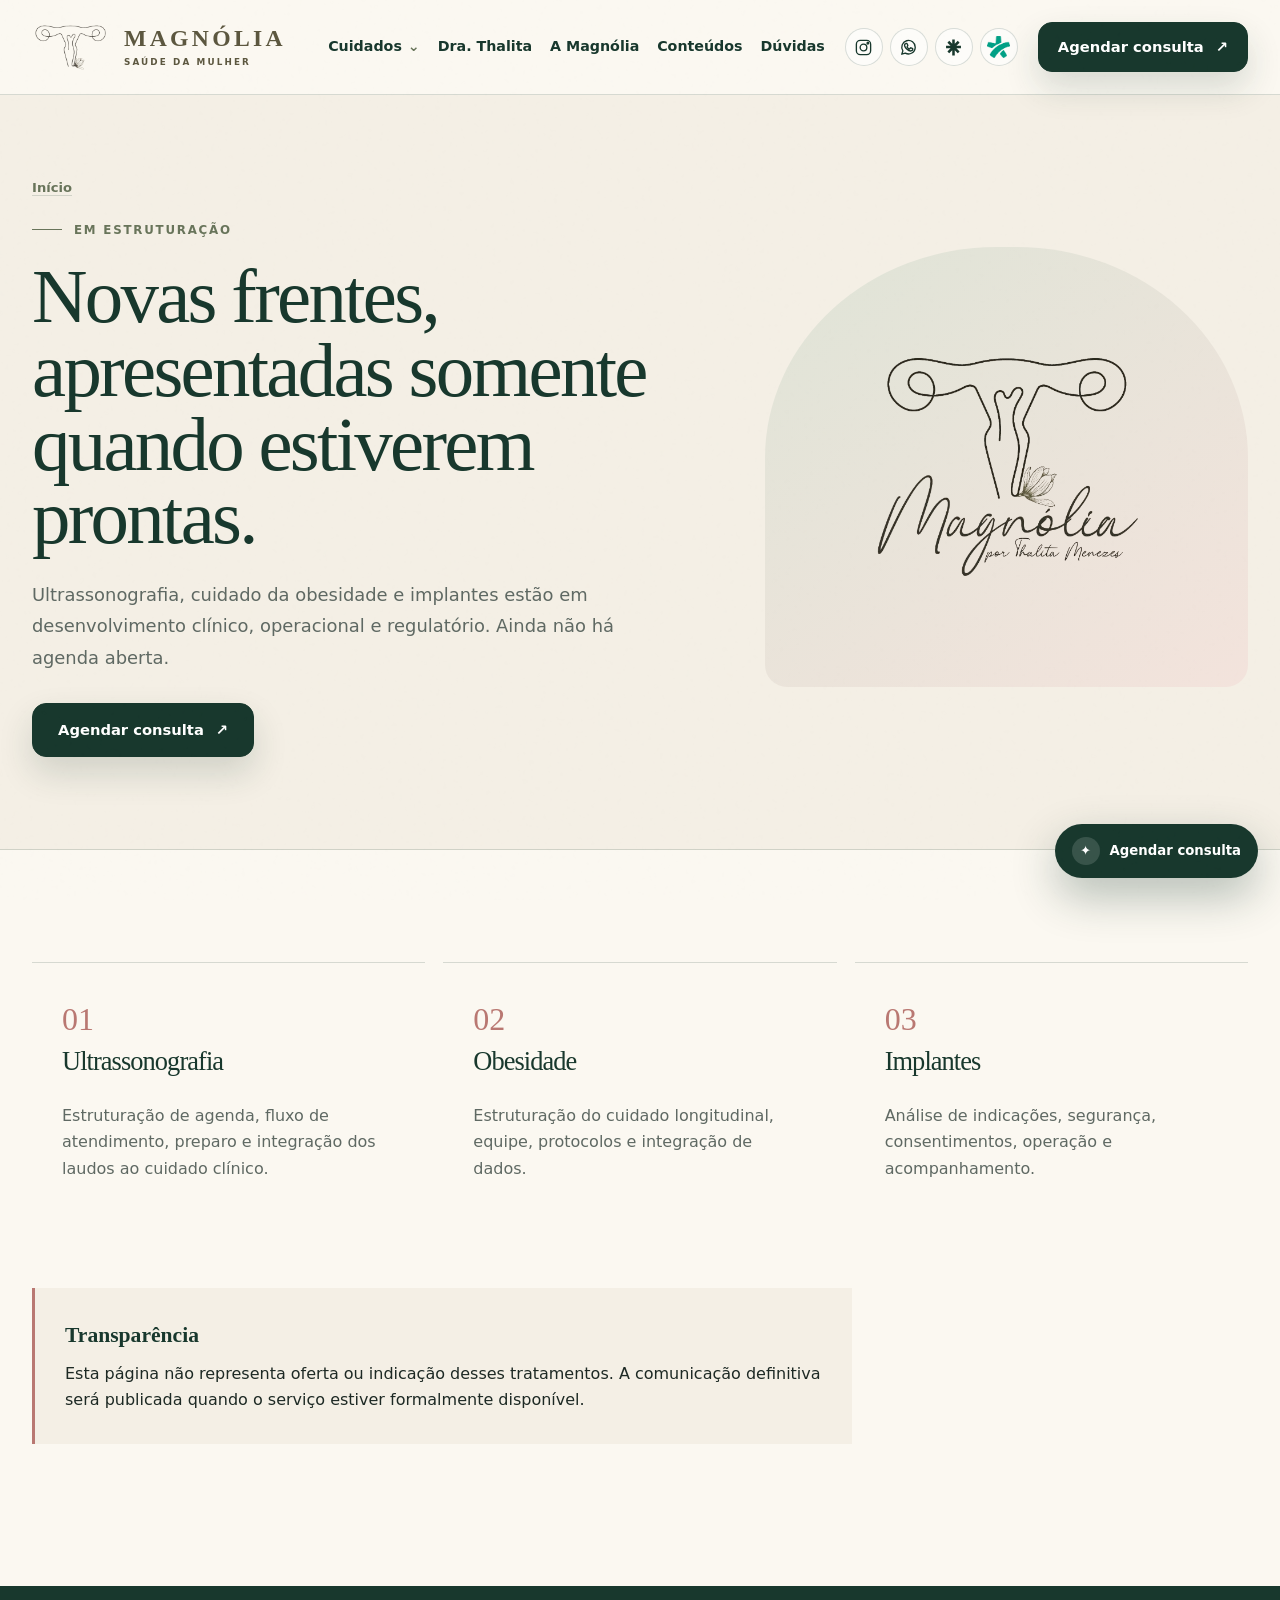
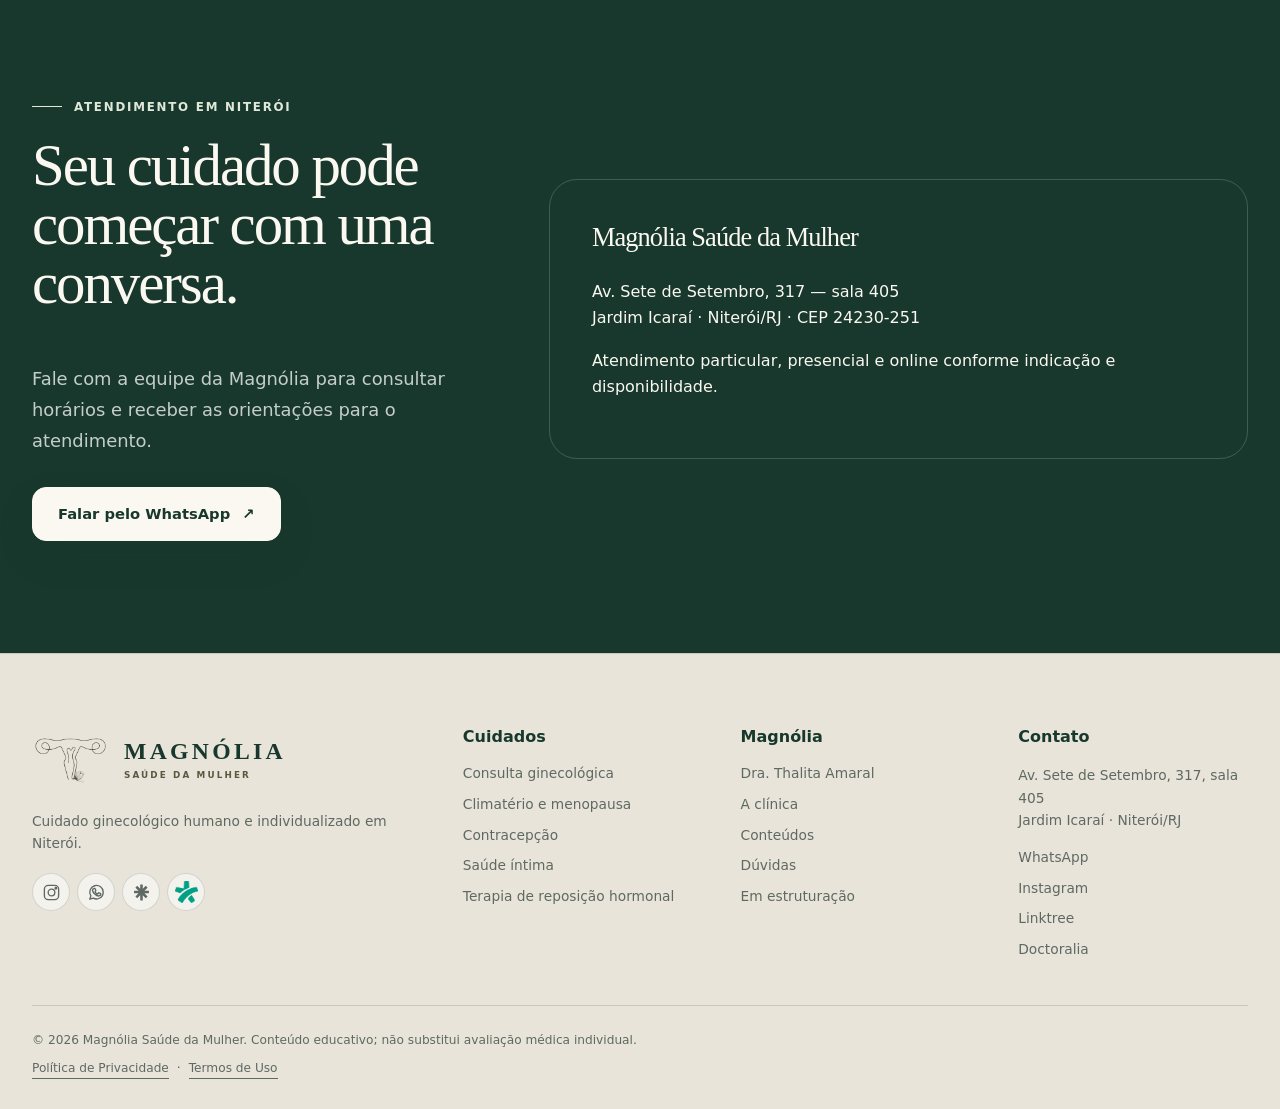
<file: em-estruturacao/index.html>
<!doctype html>
<html lang="pt-BR">
<head>
  <meta charset="utf-8">
  <meta name="viewport" content="width=device-width, initial-scale=1">
  <title>Serviços em estruturação | Magnólia</title>
  <meta name="description" content="Conheça as frentes de ultrassonografia, obesidade e implantes que estão em estruturação na Magnólia e ainda não possuem agenda aberta.">
  <meta name="robots" content="index, follow">
  <meta name="theme-color" content="#18382d">
  <link rel="canonical" href="https://magnoliasdm.com.br/em-estruturacao/">
  <link rel="icon" href="/favicon.svg" type="image/svg+xml">
  <link rel="stylesheet" href="/assets/site.css?v=20260803-5">
  <script type="application/ld+json">{"@context":"https://schema.org","@graph":[{"@type":"WebPage","@id":"https://magnoliasdm.com.br/em-estruturacao/#webpage","url":"https://magnoliasdm.com.br/em-estruturacao/","name":"Serviços em estruturação | Magnólia","description":"Conheça as frentes de ultrassonografia, obesidade e implantes que estão em estruturação na Magnólia e ainda não possuem agenda aberta.","inLanguage":"pt-BR","isPartOf":{"@id":"https://magnoliasdm.com.br/#website"},"datePublished":"2026-08-03","dateModified":"2026-08-03","about":["Ultrassonografia","Obesidade","Implantes"],"breadcrumb":{"@id":"https://magnoliasdm.com.br/em-estruturacao/#breadcrumb"}},{"@type":"BreadcrumbList","@id":"https://magnoliasdm.com.br/em-estruturacao/#breadcrumb","itemListElement":[{"@type":"ListItem","position":1,"name":"Início","item":"https://magnoliasdm.com.br/"},{"@type":"ListItem","position":2,"name":"Em estruturação","item":"https://magnoliasdm.com.br/em-estruturacao/"}]}]}</script>
</head>
<body>

  <header class="site-header">
    <div class="shell nav-bar">
      <a class="brand" href="/" aria-label="Magnólia — Saúde da Mulher, página inicial">
        <span class="brand-symbol"><img src="/logo_contorno.png" alt="" width="493" height="324"></span><span class="brand-copy"><strong>MAGNÓLIA</strong><small>SAÚDE DA MULHER</small></span>
      </a>
      <nav class="desktop-nav" aria-label="Navegação principal">
        <details class="nav-dropdown">
          <summary>Cuidados</summary>
          <div class="nav-dropdown-menu">
            <a href="/cuidados/">Todos os cuidados</a>
            <a href="/cuidados/consulta-ginecologica/">Consulta ginecológica</a>
            <a href="/cuidados/climaterio-menopausa/">Climatério e menopausa</a>
            <a href="/cuidados/contracepcao/">Contracepção</a>
            <a href="/cuidados/saude-intima/">Saúde íntima</a>
            <a href="/cuidados/trh/">Terapia de reposição hormonal</a>
          </div>
        </details>
        <a href="/dra-thalita-amaral/">Dra. Thalita</a>
        <a href="/a-magnolia/">A Magnólia</a>
        <a href="/conteudos/">Conteúdos</a>
        <a href="/duvidas/">Dúvidas</a>
      </nav>
      <div class="social-links header-socials" aria-label="Redes e perfis da Magnólia">
    <a href="https://www.instagram.com/magnoliaporthalita" target="_blank" rel="noopener noreferrer" aria-label="Instagram da Magnólia"><svg viewBox="0 0 24 24" aria-hidden="true"><rect x="3" y="3" width="18" height="18" rx="5"></rect><circle cx="12" cy="12" r="4.2"></circle><circle cx="17.5" cy="6.6" r="1"></circle></svg></a>
    <a href="https://wa.me/5521990368159?text=Ol%C3%A1%2C%20gostaria%20de%20agendar%20uma%20consulta%20com%20a%20Dra.%20Thalita." target="_blank" rel="noopener noreferrer" aria-label="WhatsApp da Magnólia"><svg viewBox="0 0 24 24" aria-hidden="true"><path d="M20.5 11.7a8.5 8.5 0 0 1-12.6 7.4L3.5 20.5l1.4-4.2A8.5 8.5 0 1 1 20.5 11.7Z"></path><path d="M8.3 7.5c.3-.7.7-.7 1-.7h.5c.2 0 .4.1.5.4l.8 1.9c.1.3.1.5-.1.7l-.6.8c-.2.2-.1.5 0 .7.5 1 1.3 1.8 2.3 2.4.3.2.6.2.8 0l.9-1.1c.2-.2.4-.3.7-.2l1.8.8c.3.1.5.3.5.6 0 .4-.2 1.4-.7 1.8-.5.5-1.2.8-2 .8-.8 0-2.7-.4-4.6-2.1-1.5-1.3-2.5-2.9-2.8-3.8-.4-1-.4-2 .1-3Z"></path></svg></a>
    <a href="https://linktr.ee/magnoliaporthalita" target="_blank" rel="noopener noreferrer" aria-label="Linktree da Magnólia"><svg class="linktree-mark" viewBox="0 0 24 24" aria-hidden="true"><path d="M10.4 2h3.2v5.4l3.8-3.8 2.3 2.3-4 4h5.7v3.2h-5.7l4 4-2.3 2.3-3.8-3.8V22h-3.2v-6.4l-3.8 3.8-2.3-2.3 4-4H2.6V9.9h5.7l-4-4 2.3-2.3 3.8 3.8V2Z"></path></svg></a>
    <a class="doctoralia-link" href="https://www.doctoralia.com.br/thalita-menezes-2/ginecologista/niteroi" target="_blank" rel="noopener noreferrer" aria-label="Perfil da Dra. Thalita na Doctoralia"><img src="/doctoralia-symbol.svg" alt="" width="128" height="122"></a>
  </div>
      <a class="button button--small header-cta" href="https://wa.me/5521990368159?text=Ol%C3%A1%2C%20gostaria%20de%20agendar%20uma%20consulta%20com%20a%20Dra.%20Thalita." target="_blank" rel="noopener noreferrer">Agendar consulta <span aria-hidden="true">↗</span></a>
      <button class="mobile-toggle" type="button" data-menu-button aria-expanded="false" aria-controls="mobile-menu">Menu</button>
    </div>
    <nav class="mobile-panel" id="mobile-menu" data-mobile-panel aria-label="Navegação em dispositivos móveis">
      <a href="/cuidados/">Cuidados</a>
      <a href="/dra-thalita-amaral/">Dra. Thalita</a>
      <a href="/a-magnolia/">A Magnólia</a>
      <a href="/conteudos/">Conteúdos</a>
      <a href="/duvidas/">Dúvidas</a>
      <a href="/em-estruturacao/">Em estruturação</a>
      <a href="https://wa.me/5521990368159?text=Ol%C3%A1%2C%20gostaria%20de%20agendar%20uma%20consulta%20com%20a%20Dra.%20Thalita." target="_blank" rel="noopener noreferrer">Agendar consulta</a>
      <div class="social-links mobile-socials" aria-label="Redes e perfis da Magnólia">
    <a href="https://www.instagram.com/magnoliaporthalita" target="_blank" rel="noopener noreferrer" aria-label="Instagram da Magnólia"><svg viewBox="0 0 24 24" aria-hidden="true"><rect x="3" y="3" width="18" height="18" rx="5"></rect><circle cx="12" cy="12" r="4.2"></circle><circle cx="17.5" cy="6.6" r="1"></circle></svg></a>
    <a href="https://wa.me/5521990368159?text=Ol%C3%A1%2C%20gostaria%20de%20agendar%20uma%20consulta%20com%20a%20Dra.%20Thalita." target="_blank" rel="noopener noreferrer" aria-label="WhatsApp da Magnólia"><svg viewBox="0 0 24 24" aria-hidden="true"><path d="M20.5 11.7a8.5 8.5 0 0 1-12.6 7.4L3.5 20.5l1.4-4.2A8.5 8.5 0 1 1 20.5 11.7Z"></path><path d="M8.3 7.5c.3-.7.7-.7 1-.7h.5c.2 0 .4.1.5.4l.8 1.9c.1.3.1.5-.1.7l-.6.8c-.2.2-.1.5 0 .7.5 1 1.3 1.8 2.3 2.4.3.2.6.2.8 0l.9-1.1c.2-.2.4-.3.7-.2l1.8.8c.3.1.5.3.5.6 0 .4-.2 1.4-.7 1.8-.5.5-1.2.8-2 .8-.8 0-2.7-.4-4.6-2.1-1.5-1.3-2.5-2.9-2.8-3.8-.4-1-.4-2 .1-3Z"></path></svg></a>
    <a href="https://linktr.ee/magnoliaporthalita" target="_blank" rel="noopener noreferrer" aria-label="Linktree da Magnólia"><svg class="linktree-mark" viewBox="0 0 24 24" aria-hidden="true"><path d="M10.4 2h3.2v5.4l3.8-3.8 2.3 2.3-4 4h5.7v3.2h-5.7l4 4-2.3 2.3-3.8-3.8V22h-3.2v-6.4l-3.8 3.8-2.3-2.3 4-4H2.6V9.9h5.7l-4-4 2.3-2.3 3.8 3.8V2Z"></path></svg></a>
    <a class="doctoralia-link" href="https://www.doctoralia.com.br/thalita-menezes-2/ginecologista/niteroi" target="_blank" rel="noopener noreferrer" aria-label="Perfil da Dra. Thalita na Doctoralia"><img src="/doctoralia-symbol.svg" alt="" width="128" height="122"></a>
  </div>
    </nav>
  </header>
<main><section class="page-hero">
    <div class="shell page-hero-grid">
      <div data-reveal>
        <div class="breadcrumb"><a href="/">Início</a></div>
        <p class="eyebrow">Em estruturação</p>
        <h1>Novas frentes, apresentadas somente quando estiverem prontas.</h1>
        <p class="lead">Ultrassonografia, cuidado da obesidade e implantes estão em desenvolvimento clínico, operacional e regulatório. Ainda não há agenda aberta.</p>
        <div class="actions"><a class="button" href="https://wa.me/5521990368159?text=Ol%C3%A1%2C%20gostaria%20de%20agendar%20uma%20consulta%20com%20a%20Dra.%20Thalita." target="_blank" rel="noopener noreferrer">Agendar consulta <span aria-hidden="true">↗</span></a></div>
      </div>
      <div class="page-hero-visual page-hero-visual--brand" data-reveal><img class="page-hero-logo" src="/log_marca_contorno.png" alt="Magnólia por Thalita Menezes" width="527" height="413"></div>
    </div>
  </section>
    <section class="section"><div class="shell"><div class="values-grid"><div class="value-card" data-reveal><span>01</span><h3>Ultrassonografia</h3><p class="muted">Estruturação de agenda, fluxo de atendimento, preparo e integração dos laudos ao cuidado clínico.</p></div><div class="value-card" data-reveal><span>02</span><h3>Obesidade</h3><p class="muted">Estruturação do cuidado longitudinal, equipe, protocolos e integração de dados.</p></div><div class="value-card" data-reveal><span>03</span><h3>Implantes</h3><p class="muted">Análise de indicações, segurança, consentimentos, operação e acompanhamento.</p></div></div><div class="answer-box narrow" style="margin-top:60px"><strong>Transparência</strong>Esta página não representa oferta ou indicação desses tratamentos. A comunicação definitiva será publicada quando o serviço estiver formalmente disponível.</div></div></section><section class="section section--forest">
    <div class="shell contact-grid">
      <div data-reveal>
        <p class="eyebrow eyebrow--light">Atendimento em Niterói</p>
        <h2>Seu cuidado pode começar com uma conversa.</h2>
        <p class="lead">Fale com a equipe da Magnólia para consultar horários e receber as orientações para o atendimento.</p>
        <div class="actions"><a class="button button--light" href="https://wa.me/5521990368159?text=Ol%C3%A1%2C%20gostaria%20de%20agendar%20uma%20consulta%20com%20a%20Dra.%20Thalita." target="_blank" rel="noopener noreferrer">Falar pelo WhatsApp <span aria-hidden="true">↗</span></a></div>
      </div>
      <div class="contact-card" data-reveal>
        <h3>Magnólia Saúde da Mulher</h3>
        <p>Av. Sete de Setembro, 317 — sala 405<br>Jardim Icaraí · Niterói/RJ · CEP 24230-251</p>
        <p>Atendimento particular, presencial e online conforme indicação e disponibilidade.</p>
      </div>
    </div>
  </section></main>

  <footer class="site-footer">
    <div class="shell footer-grid">
      <div class="footer-brand">
        <a class="brand brand--footer" href="/" aria-label="Magnólia — Saúde da Mulher, página inicial"><span class="brand-symbol"><img src="/logo_contorno.png" alt="" width="493" height="324"></span><span class="brand-copy"><strong>MAGNÓLIA</strong><small>SAÚDE DA MULHER</small></span></a>
        <p>Cuidado ginecológico humano e individualizado em Niterói.</p>
        <div class="social-links footer-socials" aria-label="Redes e perfis da Magnólia">
    <a href="https://www.instagram.com/magnoliaporthalita" target="_blank" rel="noopener noreferrer" aria-label="Instagram da Magnólia"><svg viewBox="0 0 24 24" aria-hidden="true"><rect x="3" y="3" width="18" height="18" rx="5"></rect><circle cx="12" cy="12" r="4.2"></circle><circle cx="17.5" cy="6.6" r="1"></circle></svg></a>
    <a href="https://wa.me/5521990368159?text=Ol%C3%A1%2C%20gostaria%20de%20agendar%20uma%20consulta%20com%20a%20Dra.%20Thalita." target="_blank" rel="noopener noreferrer" aria-label="WhatsApp da Magnólia"><svg viewBox="0 0 24 24" aria-hidden="true"><path d="M20.5 11.7a8.5 8.5 0 0 1-12.6 7.4L3.5 20.5l1.4-4.2A8.5 8.5 0 1 1 20.5 11.7Z"></path><path d="M8.3 7.5c.3-.7.7-.7 1-.7h.5c.2 0 .4.1.5.4l.8 1.9c.1.3.1.5-.1.7l-.6.8c-.2.2-.1.5 0 .7.5 1 1.3 1.8 2.3 2.4.3.2.6.2.8 0l.9-1.1c.2-.2.4-.3.7-.2l1.8.8c.3.1.5.3.5.6 0 .4-.2 1.4-.7 1.8-.5.5-1.2.8-2 .8-.8 0-2.7-.4-4.6-2.1-1.5-1.3-2.5-2.9-2.8-3.8-.4-1-.4-2 .1-3Z"></path></svg></a>
    <a href="https://linktr.ee/magnoliaporthalita" target="_blank" rel="noopener noreferrer" aria-label="Linktree da Magnólia"><svg class="linktree-mark" viewBox="0 0 24 24" aria-hidden="true"><path d="M10.4 2h3.2v5.4l3.8-3.8 2.3 2.3-4 4h5.7v3.2h-5.7l4 4-2.3 2.3-3.8-3.8V22h-3.2v-6.4l-3.8 3.8-2.3-2.3 4-4H2.6V9.9h5.7l-4-4 2.3-2.3 3.8 3.8V2Z"></path></svg></a>
    <a class="doctoralia-link" href="https://www.doctoralia.com.br/thalita-menezes-2/ginecologista/niteroi" target="_blank" rel="noopener noreferrer" aria-label="Perfil da Dra. Thalita na Doctoralia"><img src="/doctoralia-symbol.svg" alt="" width="128" height="122"></a>
  </div>
      </div>
      <div>
        <strong>Cuidados</strong>
        <div class="footer-links">
          <a href="/cuidados/consulta-ginecologica/">Consulta ginecológica</a>
          <a href="/cuidados/climaterio-menopausa/">Climatério e menopausa</a>
          <a href="/cuidados/contracepcao/">Contracepção</a>
          <a href="/cuidados/saude-intima/">Saúde íntima</a>
          <a href="/cuidados/trh/">Terapia de reposição hormonal</a>
        </div>
      </div>
      <div>
        <strong>Magnólia</strong>
        <div class="footer-links">
          <a href="/dra-thalita-amaral/">Dra. Thalita Amaral</a>
          <a href="/a-magnolia/">A clínica</a>
          <a href="/conteudos/">Conteúdos</a>
          <a href="/duvidas/">Dúvidas</a>
          <a href="/em-estruturacao/">Em estruturação</a>
        </div>
      </div>
      <div>
        <strong>Contato</strong>
        <p>Av. Sete de Setembro, 317, sala 405<br>Jardim Icaraí · Niterói/RJ</p>
        <div class="footer-links">
          <a href="https://wa.me/5521990368159?text=Ol%C3%A1%2C%20gostaria%20de%20agendar%20uma%20consulta%20com%20a%20Dra.%20Thalita." target="_blank" rel="noopener noreferrer">WhatsApp</a>
          <a href="https://www.instagram.com/magnoliaporthalita" target="_blank" rel="noopener noreferrer">Instagram</a>
          <a href="https://linktr.ee/magnoliaporthalita" target="_blank" rel="noopener noreferrer">Linktree</a>
          <a href="https://www.doctoralia.com.br/thalita-menezes-2/ginecologista/niteroi" target="_blank" rel="noopener noreferrer">Doctoralia</a>
        </div>
      </div>
    </div>
    <div class="shell footer-legal"><span>© <span data-year>2026</span> Magnólia Saúde da Mulher. Conteúdo educativo; não substitui avaliação médica individual.</span><span class="footer-legal-links"><a href="/politica-de-privacidade/">Política de Privacidade</a><span aria-hidden="true">·</span><a href="/termos-de-uso/">Termos de Uso</a></span></div>
  </footer>
  <a class="floating-whatsapp" href="https://wa.me/5521990368159?text=Ol%C3%A1%2C%20gostaria%20de%20agendar%20uma%20consulta%20com%20a%20Dra.%20Thalita." target="_blank" rel="noopener noreferrer" aria-label="Agendar consulta pelo WhatsApp"><span>✦</span> Agendar consulta</a>
<script src="/assets/site.js?v=20260803-5" defer></script>
</body>
</html>
</file>
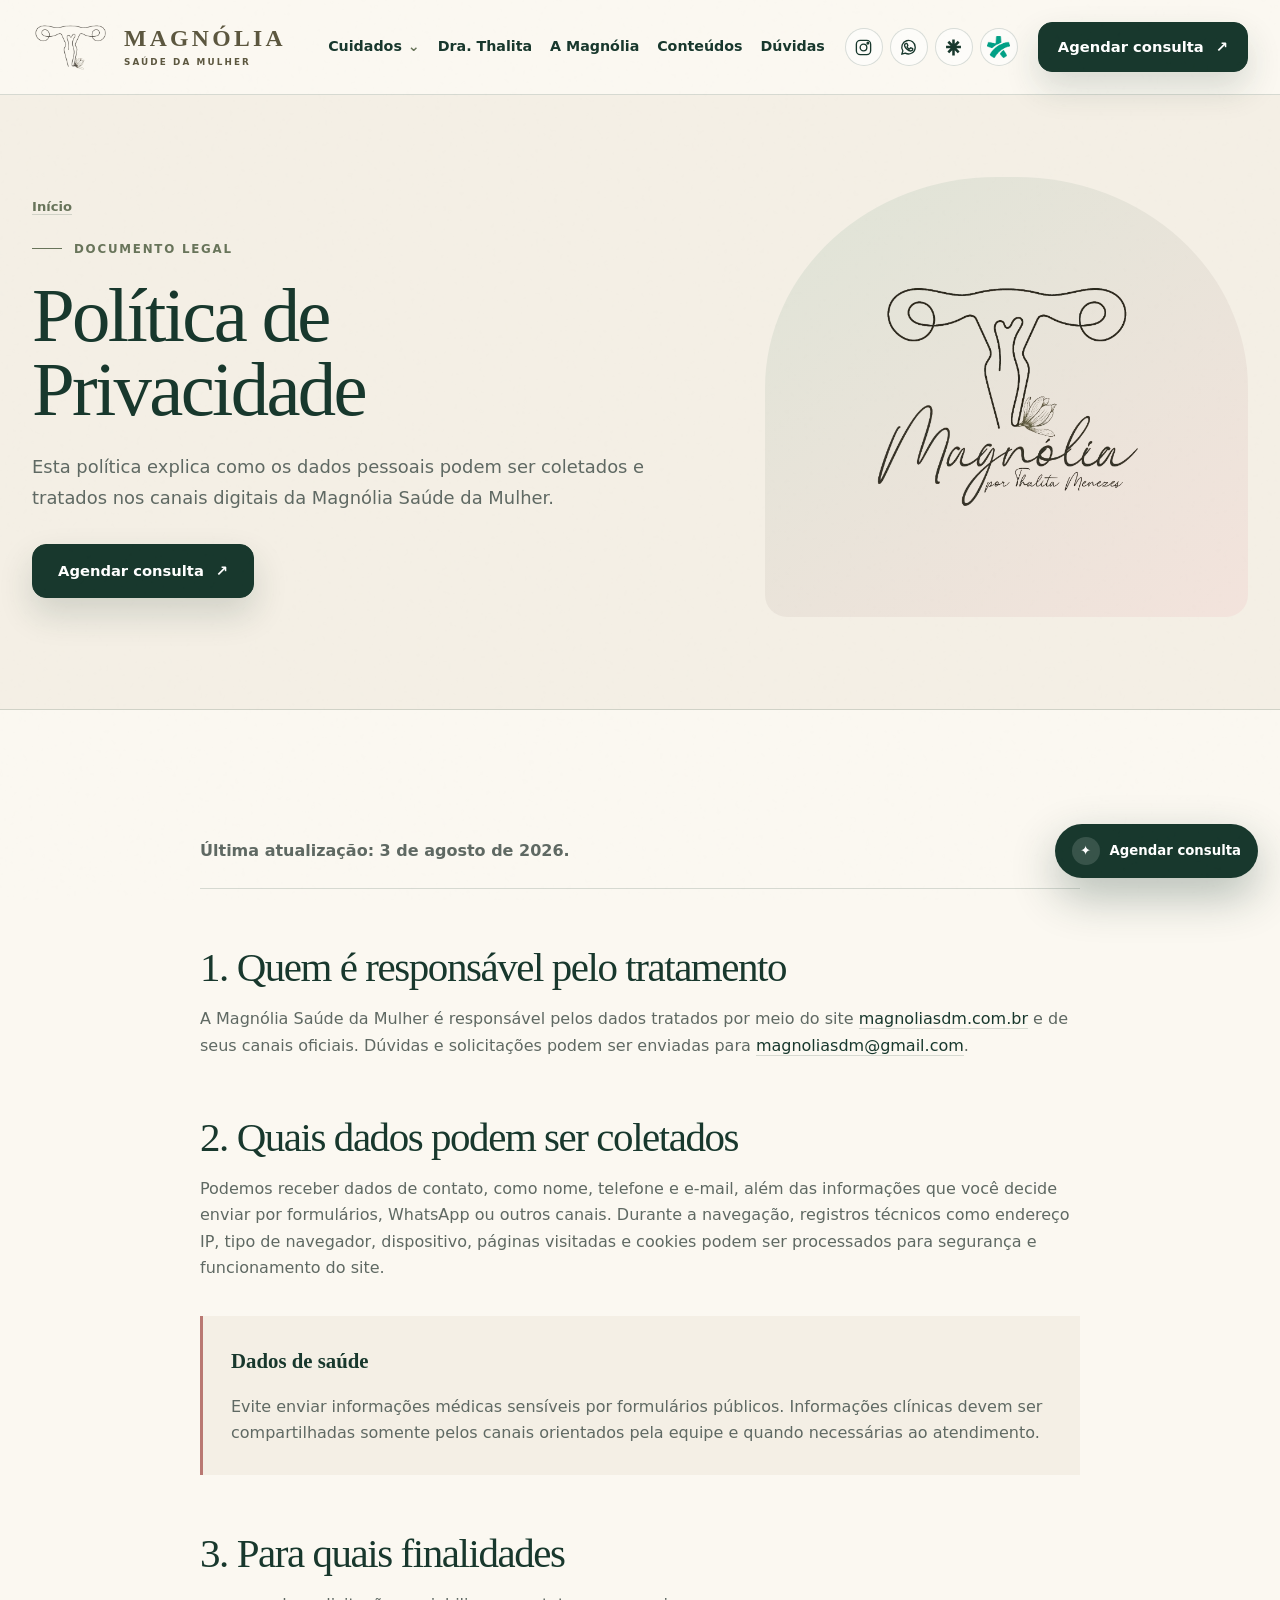
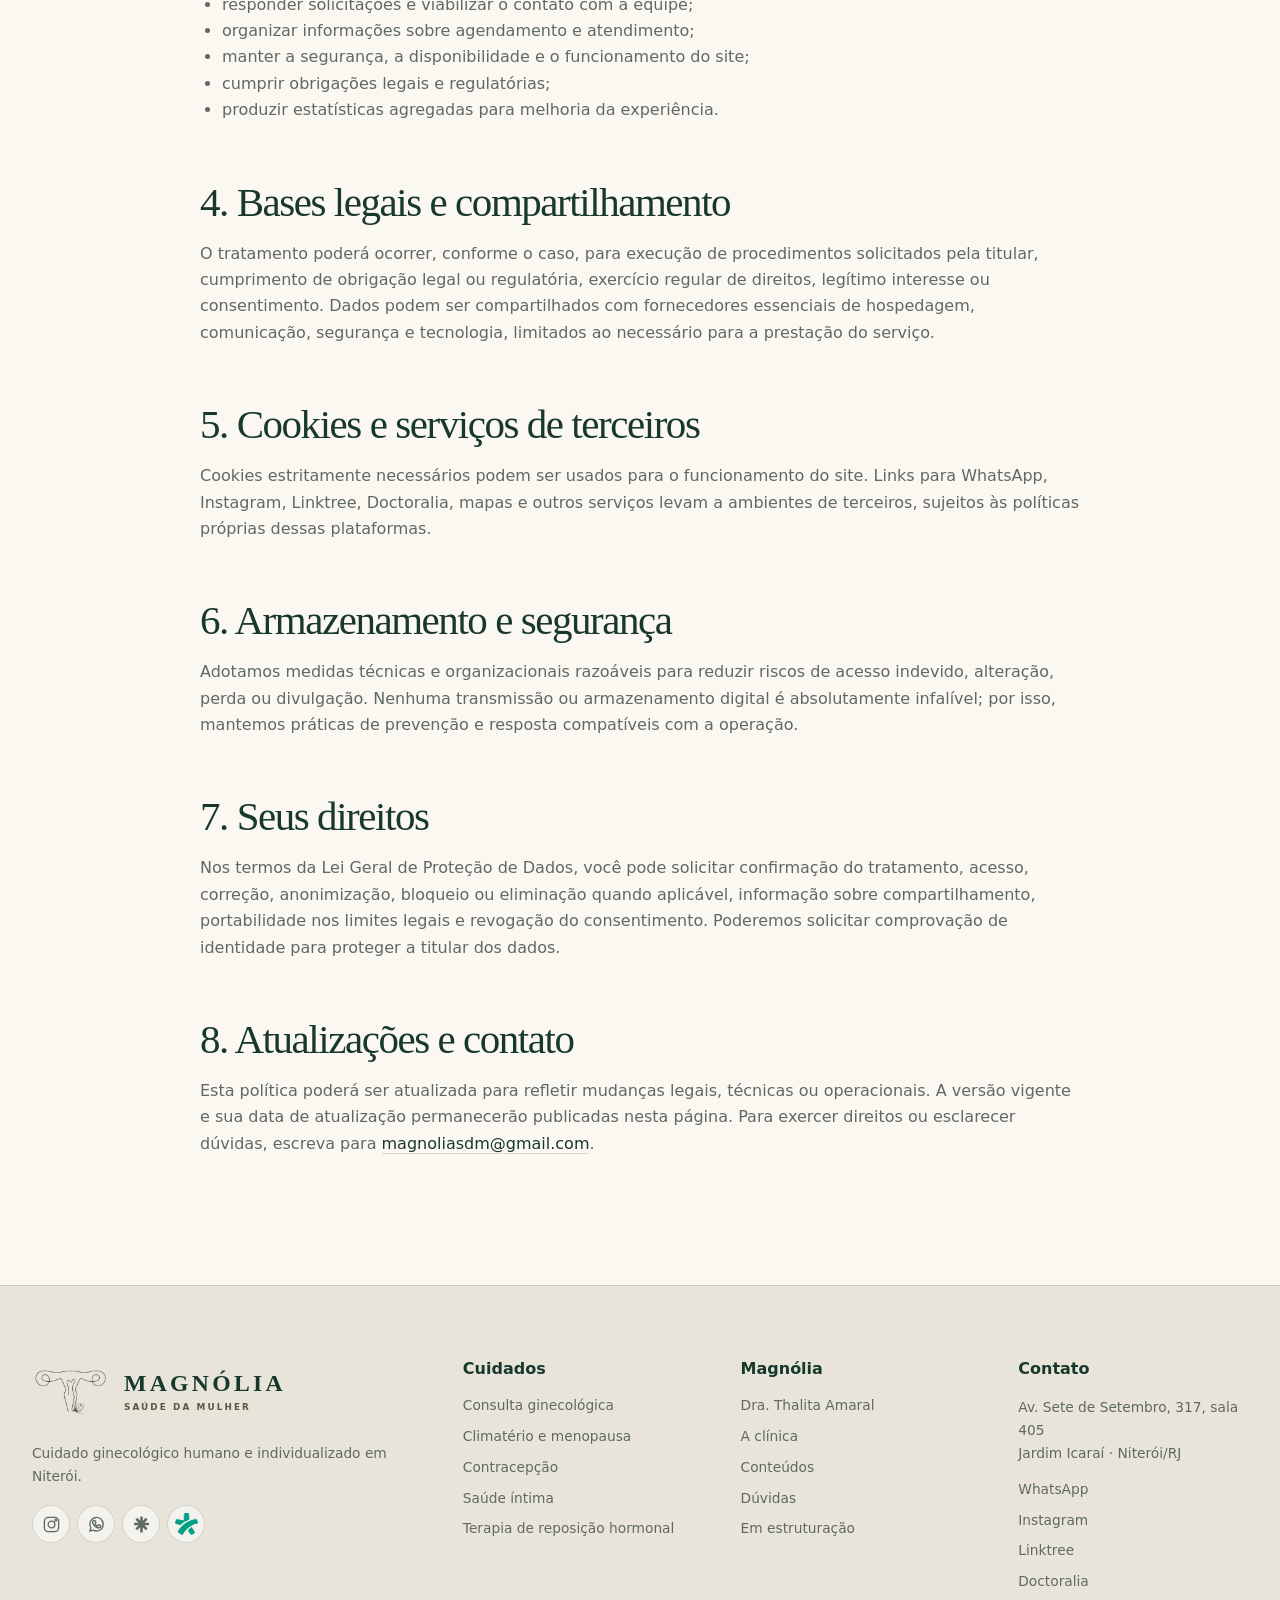
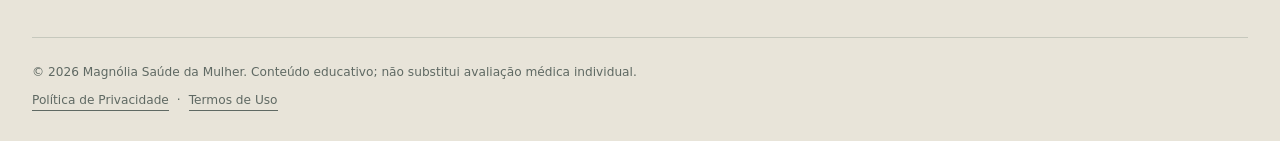
<file: politica-de-privacidade/index.html>
<!doctype html>
<html lang="pt-BR">
<head>
  <meta charset="utf-8">
  <meta name="viewport" content="width=device-width, initial-scale=1">
  <title>Política de Privacidade | Magnólia Saúde da Mulher</title>
  <meta name="description" content="Saiba como a Magnólia Saúde da Mulher trata dados pessoais no site e nos canais de contato.">
  <meta name="robots" content="index, follow">
  <meta name="theme-color" content="#18382d">
  <link rel="canonical" href="https://magnoliasdm.com.br/politica-de-privacidade/">
  <link rel="icon" href="/favicon.svg" type="image/svg+xml">
  <link rel="stylesheet" href="/assets/site.css?v=20260803-5">
  <script type="application/ld+json">{"@context":"https://schema.org","@graph":[{"@type":"WebPage","@id":"https://magnoliasdm.com.br/politica-de-privacidade/#webpage","url":"https://magnoliasdm.com.br/politica-de-privacidade/","name":"Política de Privacidade | Magnólia Saúde da Mulher","description":"Saiba como a Magnólia Saúde da Mulher trata dados pessoais no site e nos canais de contato.","inLanguage":"pt-BR","isPartOf":{"@id":"https://magnoliasdm.com.br/#website"},"datePublished":"2026-08-03","dateModified":"2026-08-03","publisher":{"@id":"https://magnoliasdm.com.br/#clinica"},"breadcrumb":{"@id":"https://magnoliasdm.com.br/politica-de-privacidade/#breadcrumb"}},{"@type":"BreadcrumbList","@id":"https://magnoliasdm.com.br/politica-de-privacidade/#breadcrumb","itemListElement":[{"@type":"ListItem","position":1,"name":"Início","item":"https://magnoliasdm.com.br/"},{"@type":"ListItem","position":2,"name":"Política de Privacidade","item":"https://magnoliasdm.com.br/politica-de-privacidade/"}]}]}</script>
</head>
<body>

  <header class="site-header">
    <div class="shell nav-bar">
      <a class="brand" href="/" aria-label="Magnólia — Saúde da Mulher, página inicial">
        <span class="brand-symbol"><img src="/logo_contorno.png" alt="" width="493" height="324"></span><span class="brand-copy"><strong>MAGNÓLIA</strong><small>SAÚDE DA MULHER</small></span>
      </a>
      <nav class="desktop-nav" aria-label="Navegação principal">
        <details class="nav-dropdown">
          <summary>Cuidados</summary>
          <div class="nav-dropdown-menu">
            <a href="/cuidados/">Todos os cuidados</a>
            <a href="/cuidados/consulta-ginecologica/">Consulta ginecológica</a>
            <a href="/cuidados/climaterio-menopausa/">Climatério e menopausa</a>
            <a href="/cuidados/contracepcao/">Contracepção</a>
            <a href="/cuidados/saude-intima/">Saúde íntima</a>
            <a href="/cuidados/trh/">Terapia de reposição hormonal</a>
          </div>
        </details>
        <a href="/dra-thalita-amaral/">Dra. Thalita</a>
        <a href="/a-magnolia/">A Magnólia</a>
        <a href="/conteudos/">Conteúdos</a>
        <a href="/duvidas/">Dúvidas</a>
      </nav>
      <div class="social-links header-socials" aria-label="Redes e perfis da Magnólia">
    <a href="https://www.instagram.com/magnoliaporthalita" target="_blank" rel="noopener noreferrer" aria-label="Instagram da Magnólia"><svg viewBox="0 0 24 24" aria-hidden="true"><rect x="3" y="3" width="18" height="18" rx="5"></rect><circle cx="12" cy="12" r="4.2"></circle><circle cx="17.5" cy="6.6" r="1"></circle></svg></a>
    <a href="https://wa.me/5521990368159?text=Ol%C3%A1%2C%20gostaria%20de%20agendar%20uma%20consulta%20com%20a%20Dra.%20Thalita." target="_blank" rel="noopener noreferrer" aria-label="WhatsApp da Magnólia"><svg viewBox="0 0 24 24" aria-hidden="true"><path d="M20.5 11.7a8.5 8.5 0 0 1-12.6 7.4L3.5 20.5l1.4-4.2A8.5 8.5 0 1 1 20.5 11.7Z"></path><path d="M8.3 7.5c.3-.7.7-.7 1-.7h.5c.2 0 .4.1.5.4l.8 1.9c.1.3.1.5-.1.7l-.6.8c-.2.2-.1.5 0 .7.5 1 1.3 1.8 2.3 2.4.3.2.6.2.8 0l.9-1.1c.2-.2.4-.3.7-.2l1.8.8c.3.1.5.3.5.6 0 .4-.2 1.4-.7 1.8-.5.5-1.2.8-2 .8-.8 0-2.7-.4-4.6-2.1-1.5-1.3-2.5-2.9-2.8-3.8-.4-1-.4-2 .1-3Z"></path></svg></a>
    <a href="https://linktr.ee/magnoliaporthalita" target="_blank" rel="noopener noreferrer" aria-label="Linktree da Magnólia"><svg class="linktree-mark" viewBox="0 0 24 24" aria-hidden="true"><path d="M10.4 2h3.2v5.4l3.8-3.8 2.3 2.3-4 4h5.7v3.2h-5.7l4 4-2.3 2.3-3.8-3.8V22h-3.2v-6.4l-3.8 3.8-2.3-2.3 4-4H2.6V9.9h5.7l-4-4 2.3-2.3 3.8 3.8V2Z"></path></svg></a>
    <a class="doctoralia-link" href="https://www.doctoralia.com.br/thalita-menezes-2/ginecologista/niteroi" target="_blank" rel="noopener noreferrer" aria-label="Perfil da Dra. Thalita na Doctoralia"><img src="/doctoralia-symbol.svg" alt="" width="128" height="122"></a>
  </div>
      <a class="button button--small header-cta" href="https://wa.me/5521990368159?text=Ol%C3%A1%2C%20gostaria%20de%20agendar%20uma%20consulta%20com%20a%20Dra.%20Thalita." target="_blank" rel="noopener noreferrer">Agendar consulta <span aria-hidden="true">↗</span></a>
      <button class="mobile-toggle" type="button" data-menu-button aria-expanded="false" aria-controls="mobile-menu">Menu</button>
    </div>
    <nav class="mobile-panel" id="mobile-menu" data-mobile-panel aria-label="Navegação em dispositivos móveis">
      <a href="/cuidados/">Cuidados</a>
      <a href="/dra-thalita-amaral/">Dra. Thalita</a>
      <a href="/a-magnolia/">A Magnólia</a>
      <a href="/conteudos/">Conteúdos</a>
      <a href="/duvidas/">Dúvidas</a>
      <a href="/em-estruturacao/">Em estruturação</a>
      <a href="https://wa.me/5521990368159?text=Ol%C3%A1%2C%20gostaria%20de%20agendar%20uma%20consulta%20com%20a%20Dra.%20Thalita." target="_blank" rel="noopener noreferrer">Agendar consulta</a>
      <div class="social-links mobile-socials" aria-label="Redes e perfis da Magnólia">
    <a href="https://www.instagram.com/magnoliaporthalita" target="_blank" rel="noopener noreferrer" aria-label="Instagram da Magnólia"><svg viewBox="0 0 24 24" aria-hidden="true"><rect x="3" y="3" width="18" height="18" rx="5"></rect><circle cx="12" cy="12" r="4.2"></circle><circle cx="17.5" cy="6.6" r="1"></circle></svg></a>
    <a href="https://wa.me/5521990368159?text=Ol%C3%A1%2C%20gostaria%20de%20agendar%20uma%20consulta%20com%20a%20Dra.%20Thalita." target="_blank" rel="noopener noreferrer" aria-label="WhatsApp da Magnólia"><svg viewBox="0 0 24 24" aria-hidden="true"><path d="M20.5 11.7a8.5 8.5 0 0 1-12.6 7.4L3.5 20.5l1.4-4.2A8.5 8.5 0 1 1 20.5 11.7Z"></path><path d="M8.3 7.5c.3-.7.7-.7 1-.7h.5c.2 0 .4.1.5.4l.8 1.9c.1.3.1.5-.1.7l-.6.8c-.2.2-.1.5 0 .7.5 1 1.3 1.8 2.3 2.4.3.2.6.2.8 0l.9-1.1c.2-.2.4-.3.7-.2l1.8.8c.3.1.5.3.5.6 0 .4-.2 1.4-.7 1.8-.5.5-1.2.8-2 .8-.8 0-2.7-.4-4.6-2.1-1.5-1.3-2.5-2.9-2.8-3.8-.4-1-.4-2 .1-3Z"></path></svg></a>
    <a href="https://linktr.ee/magnoliaporthalita" target="_blank" rel="noopener noreferrer" aria-label="Linktree da Magnólia"><svg class="linktree-mark" viewBox="0 0 24 24" aria-hidden="true"><path d="M10.4 2h3.2v5.4l3.8-3.8 2.3 2.3-4 4h5.7v3.2h-5.7l4 4-2.3 2.3-3.8-3.8V22h-3.2v-6.4l-3.8 3.8-2.3-2.3 4-4H2.6V9.9h5.7l-4-4 2.3-2.3 3.8 3.8V2Z"></path></svg></a>
    <a class="doctoralia-link" href="https://www.doctoralia.com.br/thalita-menezes-2/ginecologista/niteroi" target="_blank" rel="noopener noreferrer" aria-label="Perfil da Dra. Thalita na Doctoralia"><img src="/doctoralia-symbol.svg" alt="" width="128" height="122"></a>
  </div>
    </nav>
  </header>
<main><section class="page-hero">
    <div class="shell page-hero-grid">
      <div data-reveal>
        <div class="breadcrumb"><a href="/">Início</a></div>
        <p class="eyebrow">Documento legal</p>
        <h1>Política de Privacidade</h1>
        <p class="lead">Esta política explica como os dados pessoais podem ser coletados e tratados nos canais digitais da Magnólia Saúde da Mulher.</p>
        <div class="actions"><a class="button" href="https://wa.me/5521990368159?text=Ol%C3%A1%2C%20gostaria%20de%20agendar%20uma%20consulta%20com%20a%20Dra.%20Thalita." target="_blank" rel="noopener noreferrer">Agendar consulta <span aria-hidden="true">↗</span></a></div>
      </div>
      <div class="page-hero-visual page-hero-visual--brand" data-reveal><img class="page-hero-logo" src="/log_marca_contorno.png" alt="Magnólia por Thalita Menezes" width="527" height="413"></div>
    </div>
  </section>
    <section class="section"><article class="shell legal-copy">
      <p class="legal-updated">Última atualização: 3 de agosto de 2026.</p>
      <h2>1. Quem é responsável pelo tratamento</h2><p>A Magnólia Saúde da Mulher é responsável pelos dados tratados por meio do site <a href="https://magnoliasdm.com.br/">magnoliasdm.com.br</a> e de seus canais oficiais. Dúvidas e solicitações podem ser enviadas para <a href="mailto:magnoliasdm@gmail.com">magnoliasdm@gmail.com</a>.</p>
      <h2>2. Quais dados podem ser coletados</h2><p>Podemos receber dados de contato, como nome, telefone e e-mail, além das informações que você decide enviar por formulários, WhatsApp ou outros canais. Durante a navegação, registros técnicos como endereço IP, tipo de navegador, dispositivo, páginas visitadas e cookies podem ser processados para segurança e funcionamento do site.</p>
      <div class="legal-alert"><strong>Dados de saúde</strong><p>Evite enviar informações médicas sensíveis por formulários públicos. Informações clínicas devem ser compartilhadas somente pelos canais orientados pela equipe e quando necessárias ao atendimento.</p></div>
      <h2>3. Para quais finalidades</h2><ul><li>responder solicitações e viabilizar o contato com a equipe;</li><li>organizar informações sobre agendamento e atendimento;</li><li>manter a segurança, a disponibilidade e o funcionamento do site;</li><li>cumprir obrigações legais e regulatórias;</li><li>produzir estatísticas agregadas para melhoria da experiência.</li></ul>
      <h2>4. Bases legais e compartilhamento</h2><p>O tratamento poderá ocorrer, conforme o caso, para execução de procedimentos solicitados pela titular, cumprimento de obrigação legal ou regulatória, exercício regular de direitos, legítimo interesse ou consentimento. Dados podem ser compartilhados com fornecedores essenciais de hospedagem, comunicação, segurança e tecnologia, limitados ao necessário para a prestação do serviço.</p>
      <h2>5. Cookies e serviços de terceiros</h2><p>Cookies estritamente necessários podem ser usados para o funcionamento do site. Links para WhatsApp, Instagram, Linktree, Doctoralia, mapas e outros serviços levam a ambientes de terceiros, sujeitos às políticas próprias dessas plataformas.</p>
      <h2>6. Armazenamento e segurança</h2><p>Adotamos medidas técnicas e organizacionais razoáveis para reduzir riscos de acesso indevido, alteração, perda ou divulgação. Nenhuma transmissão ou armazenamento digital é absolutamente infalível; por isso, mantemos práticas de prevenção e resposta compatíveis com a operação.</p>
      <h2>7. Seus direitos</h2><p>Nos termos da Lei Geral de Proteção de Dados, você pode solicitar confirmação do tratamento, acesso, correção, anonimização, bloqueio ou eliminação quando aplicável, informação sobre compartilhamento, portabilidade nos limites legais e revogação do consentimento. Poderemos solicitar comprovação de identidade para proteger a titular dos dados.</p>
      <h2>8. Atualizações e contato</h2><p>Esta política poderá ser atualizada para refletir mudanças legais, técnicas ou operacionais. A versão vigente e sua data de atualização permanecerão publicadas nesta página. Para exercer direitos ou esclarecer dúvidas, escreva para <a href="mailto:magnoliasdm@gmail.com">magnoliasdm@gmail.com</a>.</p>
    </article></section></main>

  <footer class="site-footer">
    <div class="shell footer-grid">
      <div class="footer-brand">
        <a class="brand brand--footer" href="/" aria-label="Magnólia — Saúde da Mulher, página inicial"><span class="brand-symbol"><img src="/logo_contorno.png" alt="" width="493" height="324"></span><span class="brand-copy"><strong>MAGNÓLIA</strong><small>SAÚDE DA MULHER</small></span></a>
        <p>Cuidado ginecológico humano e individualizado em Niterói.</p>
        <div class="social-links footer-socials" aria-label="Redes e perfis da Magnólia">
    <a href="https://www.instagram.com/magnoliaporthalita" target="_blank" rel="noopener noreferrer" aria-label="Instagram da Magnólia"><svg viewBox="0 0 24 24" aria-hidden="true"><rect x="3" y="3" width="18" height="18" rx="5"></rect><circle cx="12" cy="12" r="4.2"></circle><circle cx="17.5" cy="6.6" r="1"></circle></svg></a>
    <a href="https://wa.me/5521990368159?text=Ol%C3%A1%2C%20gostaria%20de%20agendar%20uma%20consulta%20com%20a%20Dra.%20Thalita." target="_blank" rel="noopener noreferrer" aria-label="WhatsApp da Magnólia"><svg viewBox="0 0 24 24" aria-hidden="true"><path d="M20.5 11.7a8.5 8.5 0 0 1-12.6 7.4L3.5 20.5l1.4-4.2A8.5 8.5 0 1 1 20.5 11.7Z"></path><path d="M8.3 7.5c.3-.7.7-.7 1-.7h.5c.2 0 .4.1.5.4l.8 1.9c.1.3.1.5-.1.7l-.6.8c-.2.2-.1.5 0 .7.5 1 1.3 1.8 2.3 2.4.3.2.6.2.8 0l.9-1.1c.2-.2.4-.3.7-.2l1.8.8c.3.1.5.3.5.6 0 .4-.2 1.4-.7 1.8-.5.5-1.2.8-2 .8-.8 0-2.7-.4-4.6-2.1-1.5-1.3-2.5-2.9-2.8-3.8-.4-1-.4-2 .1-3Z"></path></svg></a>
    <a href="https://linktr.ee/magnoliaporthalita" target="_blank" rel="noopener noreferrer" aria-label="Linktree da Magnólia"><svg class="linktree-mark" viewBox="0 0 24 24" aria-hidden="true"><path d="M10.4 2h3.2v5.4l3.8-3.8 2.3 2.3-4 4h5.7v3.2h-5.7l4 4-2.3 2.3-3.8-3.8V22h-3.2v-6.4l-3.8 3.8-2.3-2.3 4-4H2.6V9.9h5.7l-4-4 2.3-2.3 3.8 3.8V2Z"></path></svg></a>
    <a class="doctoralia-link" href="https://www.doctoralia.com.br/thalita-menezes-2/ginecologista/niteroi" target="_blank" rel="noopener noreferrer" aria-label="Perfil da Dra. Thalita na Doctoralia"><img src="/doctoralia-symbol.svg" alt="" width="128" height="122"></a>
  </div>
      </div>
      <div>
        <strong>Cuidados</strong>
        <div class="footer-links">
          <a href="/cuidados/consulta-ginecologica/">Consulta ginecológica</a>
          <a href="/cuidados/climaterio-menopausa/">Climatério e menopausa</a>
          <a href="/cuidados/contracepcao/">Contracepção</a>
          <a href="/cuidados/saude-intima/">Saúde íntima</a>
          <a href="/cuidados/trh/">Terapia de reposição hormonal</a>
        </div>
      </div>
      <div>
        <strong>Magnólia</strong>
        <div class="footer-links">
          <a href="/dra-thalita-amaral/">Dra. Thalita Amaral</a>
          <a href="/a-magnolia/">A clínica</a>
          <a href="/conteudos/">Conteúdos</a>
          <a href="/duvidas/">Dúvidas</a>
          <a href="/em-estruturacao/">Em estruturação</a>
        </div>
      </div>
      <div>
        <strong>Contato</strong>
        <p>Av. Sete de Setembro, 317, sala 405<br>Jardim Icaraí · Niterói/RJ</p>
        <div class="footer-links">
          <a href="https://wa.me/5521990368159?text=Ol%C3%A1%2C%20gostaria%20de%20agendar%20uma%20consulta%20com%20a%20Dra.%20Thalita." target="_blank" rel="noopener noreferrer">WhatsApp</a>
          <a href="https://www.instagram.com/magnoliaporthalita" target="_blank" rel="noopener noreferrer">Instagram</a>
          <a href="https://linktr.ee/magnoliaporthalita" target="_blank" rel="noopener noreferrer">Linktree</a>
          <a href="https://www.doctoralia.com.br/thalita-menezes-2/ginecologista/niteroi" target="_blank" rel="noopener noreferrer">Doctoralia</a>
        </div>
      </div>
    </div>
    <div class="shell footer-legal"><span>© <span data-year>2026</span> Magnólia Saúde da Mulher. Conteúdo educativo; não substitui avaliação médica individual.</span><span class="footer-legal-links"><a href="/politica-de-privacidade/">Política de Privacidade</a><span aria-hidden="true">·</span><a href="/termos-de-uso/">Termos de Uso</a></span></div>
  </footer>
  <a class="floating-whatsapp" href="https://wa.me/5521990368159?text=Ol%C3%A1%2C%20gostaria%20de%20agendar%20uma%20consulta%20com%20a%20Dra.%20Thalita." target="_blank" rel="noopener noreferrer" aria-label="Agendar consulta pelo WhatsApp"><span>✦</span> Agendar consulta</a>
<script src="/assets/site.js?v=20260803-5" defer></script>
</body>
</html>
</file>
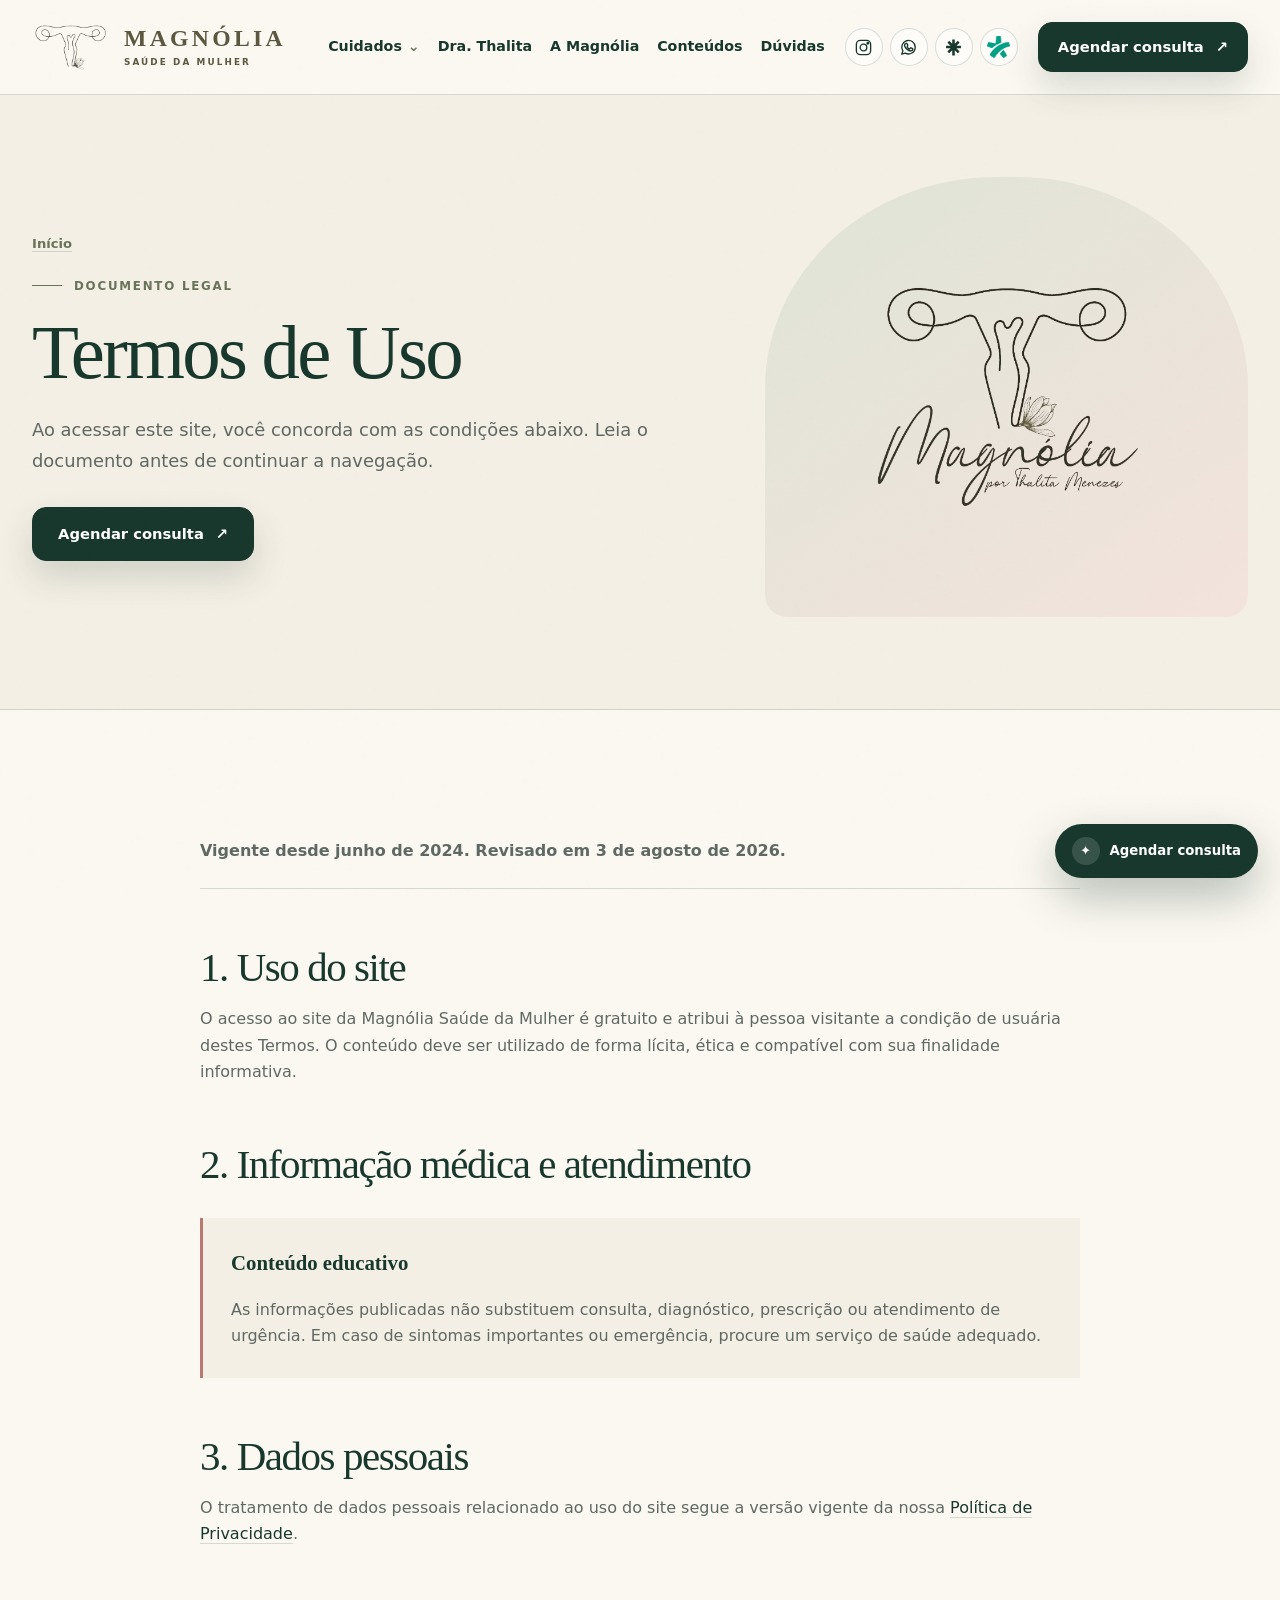
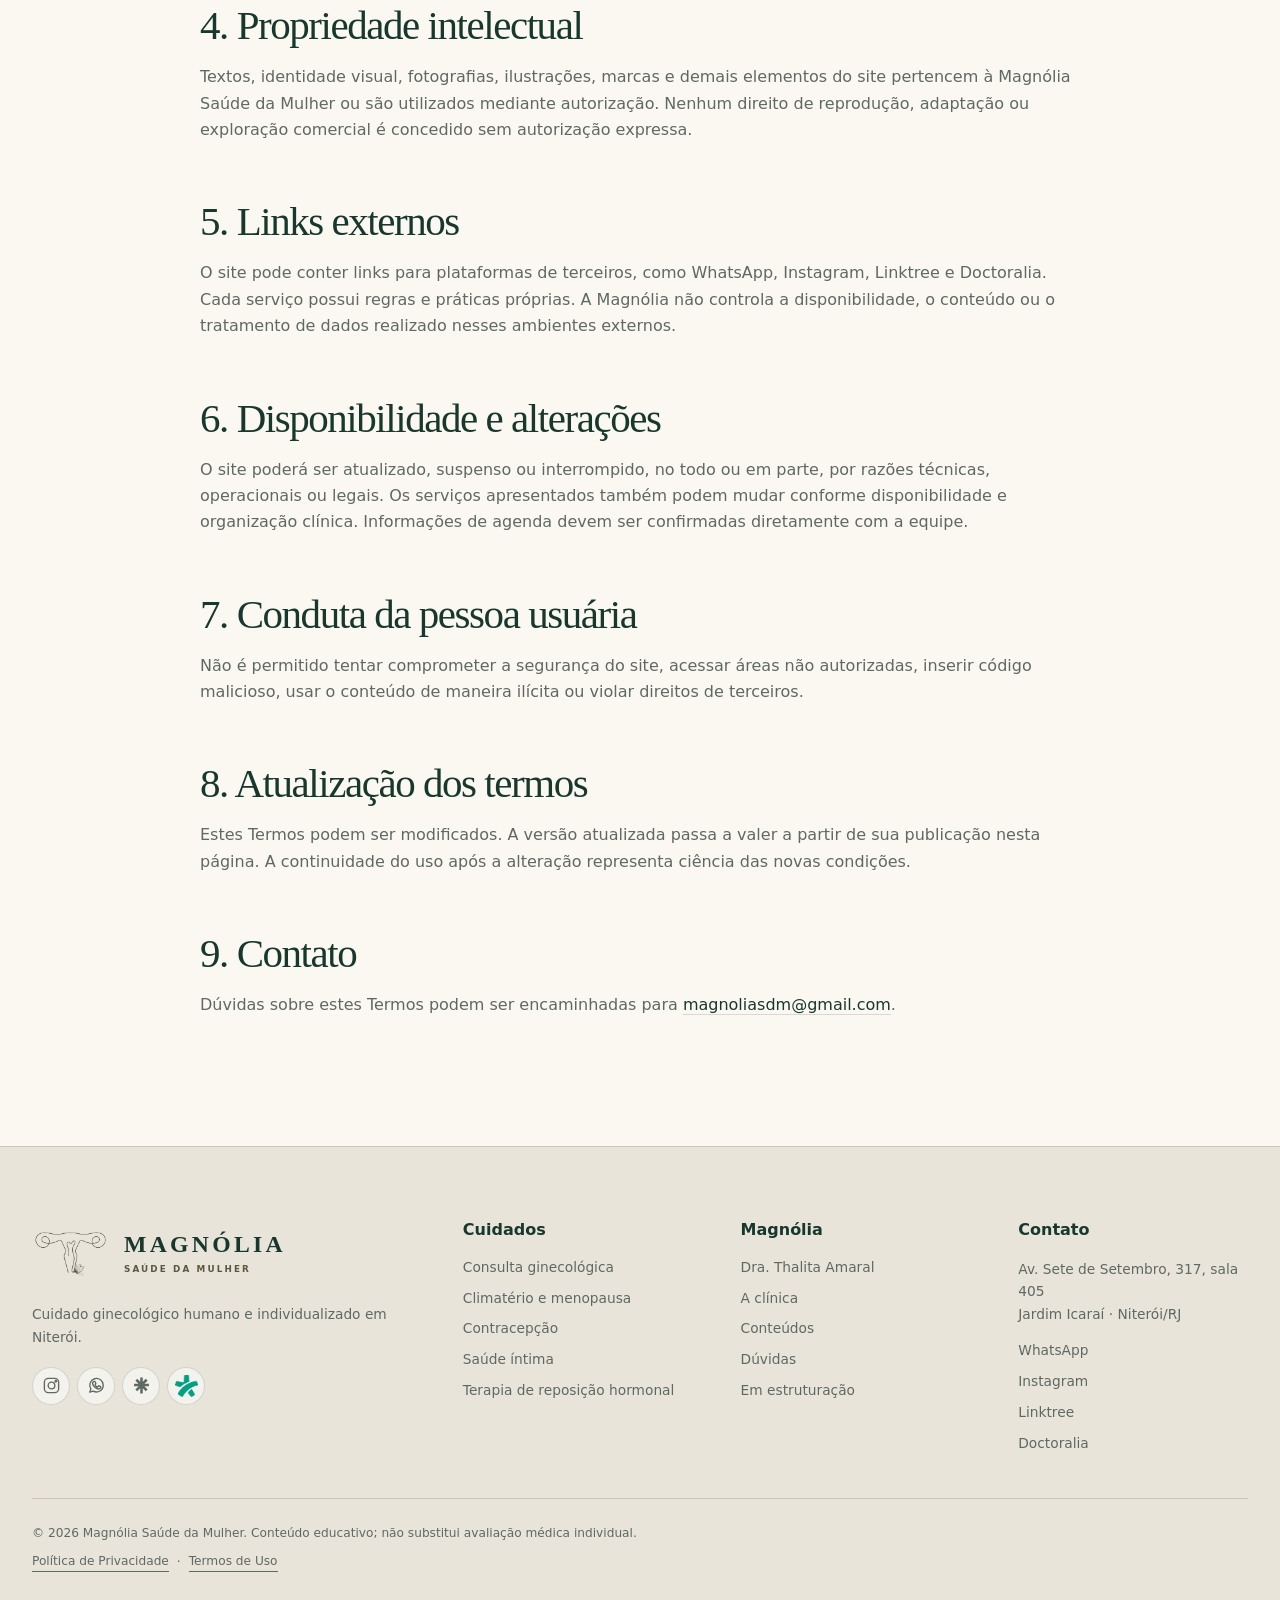
<file: termos-de-uso/index.html>
<!doctype html>
<html lang="pt-BR">
<head>
  <meta charset="utf-8">
  <meta name="viewport" content="width=device-width, initial-scale=1">
  <title>Termos de Uso | Magnólia Saúde da Mulher</title>
  <meta name="description" content="Conheça as regras de utilização do site da Magnólia Saúde da Mulher.">
  <meta name="robots" content="index, follow">
  <meta name="theme-color" content="#18382d">
  <link rel="canonical" href="https://magnoliasdm.com.br/termos-de-uso/">
  <link rel="icon" href="/favicon.svg" type="image/svg+xml">
  <link rel="stylesheet" href="/assets/site.css?v=20260803-5">
  <script type="application/ld+json">{"@context":"https://schema.org","@graph":[{"@type":"WebPage","@id":"https://magnoliasdm.com.br/termos-de-uso/#webpage","url":"https://magnoliasdm.com.br/termos-de-uso/","name":"Termos de Uso | Magnólia Saúde da Mulher","description":"Conheça as regras de utilização do site da Magnólia Saúde da Mulher.","inLanguage":"pt-BR","isPartOf":{"@id":"https://magnoliasdm.com.br/#website"},"datePublished":"2026-08-03","dateModified":"2026-08-03","publisher":{"@id":"https://magnoliasdm.com.br/#clinica"},"breadcrumb":{"@id":"https://magnoliasdm.com.br/termos-de-uso/#breadcrumb"}},{"@type":"BreadcrumbList","@id":"https://magnoliasdm.com.br/termos-de-uso/#breadcrumb","itemListElement":[{"@type":"ListItem","position":1,"name":"Início","item":"https://magnoliasdm.com.br/"},{"@type":"ListItem","position":2,"name":"Termos de Uso","item":"https://magnoliasdm.com.br/termos-de-uso/"}]}]}</script>
</head>
<body>

  <header class="site-header">
    <div class="shell nav-bar">
      <a class="brand" href="/" aria-label="Magnólia — Saúde da Mulher, página inicial">
        <span class="brand-symbol"><img src="/logo_contorno.png" alt="" width="493" height="324"></span><span class="brand-copy"><strong>MAGNÓLIA</strong><small>SAÚDE DA MULHER</small></span>
      </a>
      <nav class="desktop-nav" aria-label="Navegação principal">
        <details class="nav-dropdown">
          <summary>Cuidados</summary>
          <div class="nav-dropdown-menu">
            <a href="/cuidados/">Todos os cuidados</a>
            <a href="/cuidados/consulta-ginecologica/">Consulta ginecológica</a>
            <a href="/cuidados/climaterio-menopausa/">Climatério e menopausa</a>
            <a href="/cuidados/contracepcao/">Contracepção</a>
            <a href="/cuidados/saude-intima/">Saúde íntima</a>
            <a href="/cuidados/trh/">Terapia de reposição hormonal</a>
          </div>
        </details>
        <a href="/dra-thalita-amaral/">Dra. Thalita</a>
        <a href="/a-magnolia/">A Magnólia</a>
        <a href="/conteudos/">Conteúdos</a>
        <a href="/duvidas/">Dúvidas</a>
      </nav>
      <div class="social-links header-socials" aria-label="Redes e perfis da Magnólia">
    <a href="https://www.instagram.com/magnoliaporthalita" target="_blank" rel="noopener noreferrer" aria-label="Instagram da Magnólia"><svg viewBox="0 0 24 24" aria-hidden="true"><rect x="3" y="3" width="18" height="18" rx="5"></rect><circle cx="12" cy="12" r="4.2"></circle><circle cx="17.5" cy="6.6" r="1"></circle></svg></a>
    <a href="https://wa.me/5521990368159?text=Ol%C3%A1%2C%20gostaria%20de%20agendar%20uma%20consulta%20com%20a%20Dra.%20Thalita." target="_blank" rel="noopener noreferrer" aria-label="WhatsApp da Magnólia"><svg viewBox="0 0 24 24" aria-hidden="true"><path d="M20.5 11.7a8.5 8.5 0 0 1-12.6 7.4L3.5 20.5l1.4-4.2A8.5 8.5 0 1 1 20.5 11.7Z"></path><path d="M8.3 7.5c.3-.7.7-.7 1-.7h.5c.2 0 .4.1.5.4l.8 1.9c.1.3.1.5-.1.7l-.6.8c-.2.2-.1.5 0 .7.5 1 1.3 1.8 2.3 2.4.3.2.6.2.8 0l.9-1.1c.2-.2.4-.3.7-.2l1.8.8c.3.1.5.3.5.6 0 .4-.2 1.4-.7 1.8-.5.5-1.2.8-2 .8-.8 0-2.7-.4-4.6-2.1-1.5-1.3-2.5-2.9-2.8-3.8-.4-1-.4-2 .1-3Z"></path></svg></a>
    <a href="https://linktr.ee/magnoliaporthalita" target="_blank" rel="noopener noreferrer" aria-label="Linktree da Magnólia"><svg class="linktree-mark" viewBox="0 0 24 24" aria-hidden="true"><path d="M10.4 2h3.2v5.4l3.8-3.8 2.3 2.3-4 4h5.7v3.2h-5.7l4 4-2.3 2.3-3.8-3.8V22h-3.2v-6.4l-3.8 3.8-2.3-2.3 4-4H2.6V9.9h5.7l-4-4 2.3-2.3 3.8 3.8V2Z"></path></svg></a>
    <a class="doctoralia-link" href="https://www.doctoralia.com.br/thalita-menezes-2/ginecologista/niteroi" target="_blank" rel="noopener noreferrer" aria-label="Perfil da Dra. Thalita na Doctoralia"><img src="/doctoralia-symbol.svg" alt="" width="128" height="122"></a>
  </div>
      <a class="button button--small header-cta" href="https://wa.me/5521990368159?text=Ol%C3%A1%2C%20gostaria%20de%20agendar%20uma%20consulta%20com%20a%20Dra.%20Thalita." target="_blank" rel="noopener noreferrer">Agendar consulta <span aria-hidden="true">↗</span></a>
      <button class="mobile-toggle" type="button" data-menu-button aria-expanded="false" aria-controls="mobile-menu">Menu</button>
    </div>
    <nav class="mobile-panel" id="mobile-menu" data-mobile-panel aria-label="Navegação em dispositivos móveis">
      <a href="/cuidados/">Cuidados</a>
      <a href="/dra-thalita-amaral/">Dra. Thalita</a>
      <a href="/a-magnolia/">A Magnólia</a>
      <a href="/conteudos/">Conteúdos</a>
      <a href="/duvidas/">Dúvidas</a>
      <a href="/em-estruturacao/">Em estruturação</a>
      <a href="https://wa.me/5521990368159?text=Ol%C3%A1%2C%20gostaria%20de%20agendar%20uma%20consulta%20com%20a%20Dra.%20Thalita." target="_blank" rel="noopener noreferrer">Agendar consulta</a>
      <div class="social-links mobile-socials" aria-label="Redes e perfis da Magnólia">
    <a href="https://www.instagram.com/magnoliaporthalita" target="_blank" rel="noopener noreferrer" aria-label="Instagram da Magnólia"><svg viewBox="0 0 24 24" aria-hidden="true"><rect x="3" y="3" width="18" height="18" rx="5"></rect><circle cx="12" cy="12" r="4.2"></circle><circle cx="17.5" cy="6.6" r="1"></circle></svg></a>
    <a href="https://wa.me/5521990368159?text=Ol%C3%A1%2C%20gostaria%20de%20agendar%20uma%20consulta%20com%20a%20Dra.%20Thalita." target="_blank" rel="noopener noreferrer" aria-label="WhatsApp da Magnólia"><svg viewBox="0 0 24 24" aria-hidden="true"><path d="M20.5 11.7a8.5 8.5 0 0 1-12.6 7.4L3.5 20.5l1.4-4.2A8.5 8.5 0 1 1 20.5 11.7Z"></path><path d="M8.3 7.5c.3-.7.7-.7 1-.7h.5c.2 0 .4.1.5.4l.8 1.9c.1.3.1.5-.1.7l-.6.8c-.2.2-.1.5 0 .7.5 1 1.3 1.8 2.3 2.4.3.2.6.2.8 0l.9-1.1c.2-.2.4-.3.7-.2l1.8.8c.3.1.5.3.5.6 0 .4-.2 1.4-.7 1.8-.5.5-1.2.8-2 .8-.8 0-2.7-.4-4.6-2.1-1.5-1.3-2.5-2.9-2.8-3.8-.4-1-.4-2 .1-3Z"></path></svg></a>
    <a href="https://linktr.ee/magnoliaporthalita" target="_blank" rel="noopener noreferrer" aria-label="Linktree da Magnólia"><svg class="linktree-mark" viewBox="0 0 24 24" aria-hidden="true"><path d="M10.4 2h3.2v5.4l3.8-3.8 2.3 2.3-4 4h5.7v3.2h-5.7l4 4-2.3 2.3-3.8-3.8V22h-3.2v-6.4l-3.8 3.8-2.3-2.3 4-4H2.6V9.9h5.7l-4-4 2.3-2.3 3.8 3.8V2Z"></path></svg></a>
    <a class="doctoralia-link" href="https://www.doctoralia.com.br/thalita-menezes-2/ginecologista/niteroi" target="_blank" rel="noopener noreferrer" aria-label="Perfil da Dra. Thalita na Doctoralia"><img src="/doctoralia-symbol.svg" alt="" width="128" height="122"></a>
  </div>
    </nav>
  </header>
<main><section class="page-hero">
    <div class="shell page-hero-grid">
      <div data-reveal>
        <div class="breadcrumb"><a href="/">Início</a></div>
        <p class="eyebrow">Documento legal</p>
        <h1>Termos de Uso</h1>
        <p class="lead">Ao acessar este site, você concorda com as condições abaixo. Leia o documento antes de continuar a navegação.</p>
        <div class="actions"><a class="button" href="https://wa.me/5521990368159?text=Ol%C3%A1%2C%20gostaria%20de%20agendar%20uma%20consulta%20com%20a%20Dra.%20Thalita." target="_blank" rel="noopener noreferrer">Agendar consulta <span aria-hidden="true">↗</span></a></div>
      </div>
      <div class="page-hero-visual page-hero-visual--brand" data-reveal><img class="page-hero-logo" src="/log_marca_contorno.png" alt="Magnólia por Thalita Menezes" width="527" height="413"></div>
    </div>
  </section>
    <section class="section"><article class="shell legal-copy">
      <p class="legal-updated">Vigente desde junho de 2024. Revisado em 3 de agosto de 2026.</p>
      <h2>1. Uso do site</h2><p>O acesso ao site da Magnólia Saúde da Mulher é gratuito e atribui à pessoa visitante a condição de usuária destes Termos. O conteúdo deve ser utilizado de forma lícita, ética e compatível com sua finalidade informativa.</p>
      <h2>2. Informação médica e atendimento</h2><div class="legal-alert"><strong>Conteúdo educativo</strong><p>As informações publicadas não substituem consulta, diagnóstico, prescrição ou atendimento de urgência. Em caso de sintomas importantes ou emergência, procure um serviço de saúde adequado.</p></div>
      <h2>3. Dados pessoais</h2><p>O tratamento de dados pessoais relacionado ao uso do site segue a versão vigente da nossa <a href="/politica-de-privacidade/">Política de Privacidade</a>.</p>
      <h2>4. Propriedade intelectual</h2><p>Textos, identidade visual, fotografias, ilustrações, marcas e demais elementos do site pertencem à Magnólia Saúde da Mulher ou são utilizados mediante autorização. Nenhum direito de reprodução, adaptação ou exploração comercial é concedido sem autorização expressa.</p>
      <h2>5. Links externos</h2><p>O site pode conter links para plataformas de terceiros, como WhatsApp, Instagram, Linktree e Doctoralia. Cada serviço possui regras e práticas próprias. A Magnólia não controla a disponibilidade, o conteúdo ou o tratamento de dados realizado nesses ambientes externos.</p>
      <h2>6. Disponibilidade e alterações</h2><p>O site poderá ser atualizado, suspenso ou interrompido, no todo ou em parte, por razões técnicas, operacionais ou legais. Os serviços apresentados também podem mudar conforme disponibilidade e organização clínica. Informações de agenda devem ser confirmadas diretamente com a equipe.</p>
      <h2>7. Conduta da pessoa usuária</h2><p>Não é permitido tentar comprometer a segurança do site, acessar áreas não autorizadas, inserir código malicioso, usar o conteúdo de maneira ilícita ou violar direitos de terceiros.</p>
      <h2>8. Atualização dos termos</h2><p>Estes Termos podem ser modificados. A versão atualizada passa a valer a partir de sua publicação nesta página. A continuidade do uso após a alteração representa ciência das novas condições.</p>
      <h2>9. Contato</h2><p>Dúvidas sobre estes Termos podem ser encaminhadas para <a href="mailto:magnoliasdm@gmail.com">magnoliasdm@gmail.com</a>.</p>
    </article></section></main>

  <footer class="site-footer">
    <div class="shell footer-grid">
      <div class="footer-brand">
        <a class="brand brand--footer" href="/" aria-label="Magnólia — Saúde da Mulher, página inicial"><span class="brand-symbol"><img src="/logo_contorno.png" alt="" width="493" height="324"></span><span class="brand-copy"><strong>MAGNÓLIA</strong><small>SAÚDE DA MULHER</small></span></a>
        <p>Cuidado ginecológico humano e individualizado em Niterói.</p>
        <div class="social-links footer-socials" aria-label="Redes e perfis da Magnólia">
    <a href="https://www.instagram.com/magnoliaporthalita" target="_blank" rel="noopener noreferrer" aria-label="Instagram da Magnólia"><svg viewBox="0 0 24 24" aria-hidden="true"><rect x="3" y="3" width="18" height="18" rx="5"></rect><circle cx="12" cy="12" r="4.2"></circle><circle cx="17.5" cy="6.6" r="1"></circle></svg></a>
    <a href="https://wa.me/5521990368159?text=Ol%C3%A1%2C%20gostaria%20de%20agendar%20uma%20consulta%20com%20a%20Dra.%20Thalita." target="_blank" rel="noopener noreferrer" aria-label="WhatsApp da Magnólia"><svg viewBox="0 0 24 24" aria-hidden="true"><path d="M20.5 11.7a8.5 8.5 0 0 1-12.6 7.4L3.5 20.5l1.4-4.2A8.5 8.5 0 1 1 20.5 11.7Z"></path><path d="M8.3 7.5c.3-.7.7-.7 1-.7h.5c.2 0 .4.1.5.4l.8 1.9c.1.3.1.5-.1.7l-.6.8c-.2.2-.1.5 0 .7.5 1 1.3 1.8 2.3 2.4.3.2.6.2.8 0l.9-1.1c.2-.2.4-.3.7-.2l1.8.8c.3.1.5.3.5.6 0 .4-.2 1.4-.7 1.8-.5.5-1.2.8-2 .8-.8 0-2.7-.4-4.6-2.1-1.5-1.3-2.5-2.9-2.8-3.8-.4-1-.4-2 .1-3Z"></path></svg></a>
    <a href="https://linktr.ee/magnoliaporthalita" target="_blank" rel="noopener noreferrer" aria-label="Linktree da Magnólia"><svg class="linktree-mark" viewBox="0 0 24 24" aria-hidden="true"><path d="M10.4 2h3.2v5.4l3.8-3.8 2.3 2.3-4 4h5.7v3.2h-5.7l4 4-2.3 2.3-3.8-3.8V22h-3.2v-6.4l-3.8 3.8-2.3-2.3 4-4H2.6V9.9h5.7l-4-4 2.3-2.3 3.8 3.8V2Z"></path></svg></a>
    <a class="doctoralia-link" href="https://www.doctoralia.com.br/thalita-menezes-2/ginecologista/niteroi" target="_blank" rel="noopener noreferrer" aria-label="Perfil da Dra. Thalita na Doctoralia"><img src="/doctoralia-symbol.svg" alt="" width="128" height="122"></a>
  </div>
      </div>
      <div>
        <strong>Cuidados</strong>
        <div class="footer-links">
          <a href="/cuidados/consulta-ginecologica/">Consulta ginecológica</a>
          <a href="/cuidados/climaterio-menopausa/">Climatério e menopausa</a>
          <a href="/cuidados/contracepcao/">Contracepção</a>
          <a href="/cuidados/saude-intima/">Saúde íntima</a>
          <a href="/cuidados/trh/">Terapia de reposição hormonal</a>
        </div>
      </div>
      <div>
        <strong>Magnólia</strong>
        <div class="footer-links">
          <a href="/dra-thalita-amaral/">Dra. Thalita Amaral</a>
          <a href="/a-magnolia/">A clínica</a>
          <a href="/conteudos/">Conteúdos</a>
          <a href="/duvidas/">Dúvidas</a>
          <a href="/em-estruturacao/">Em estruturação</a>
        </div>
      </div>
      <div>
        <strong>Contato</strong>
        <p>Av. Sete de Setembro, 317, sala 405<br>Jardim Icaraí · Niterói/RJ</p>
        <div class="footer-links">
          <a href="https://wa.me/5521990368159?text=Ol%C3%A1%2C%20gostaria%20de%20agendar%20uma%20consulta%20com%20a%20Dra.%20Thalita." target="_blank" rel="noopener noreferrer">WhatsApp</a>
          <a href="https://www.instagram.com/magnoliaporthalita" target="_blank" rel="noopener noreferrer">Instagram</a>
          <a href="https://linktr.ee/magnoliaporthalita" target="_blank" rel="noopener noreferrer">Linktree</a>
          <a href="https://www.doctoralia.com.br/thalita-menezes-2/ginecologista/niteroi" target="_blank" rel="noopener noreferrer">Doctoralia</a>
        </div>
      </div>
    </div>
    <div class="shell footer-legal"><span>© <span data-year>2026</span> Magnólia Saúde da Mulher. Conteúdo educativo; não substitui avaliação médica individual.</span><span class="footer-legal-links"><a href="/politica-de-privacidade/">Política de Privacidade</a><span aria-hidden="true">·</span><a href="/termos-de-uso/">Termos de Uso</a></span></div>
  </footer>
  <a class="floating-whatsapp" href="https://wa.me/5521990368159?text=Ol%C3%A1%2C%20gostaria%20de%20agendar%20uma%20consulta%20com%20a%20Dra.%20Thalita." target="_blank" rel="noopener noreferrer" aria-label="Agendar consulta pelo WhatsApp"><span>✦</span> Agendar consulta</a>
<script src="/assets/site.js?v=20260803-5" defer></script>
</body>
</html>
</file>
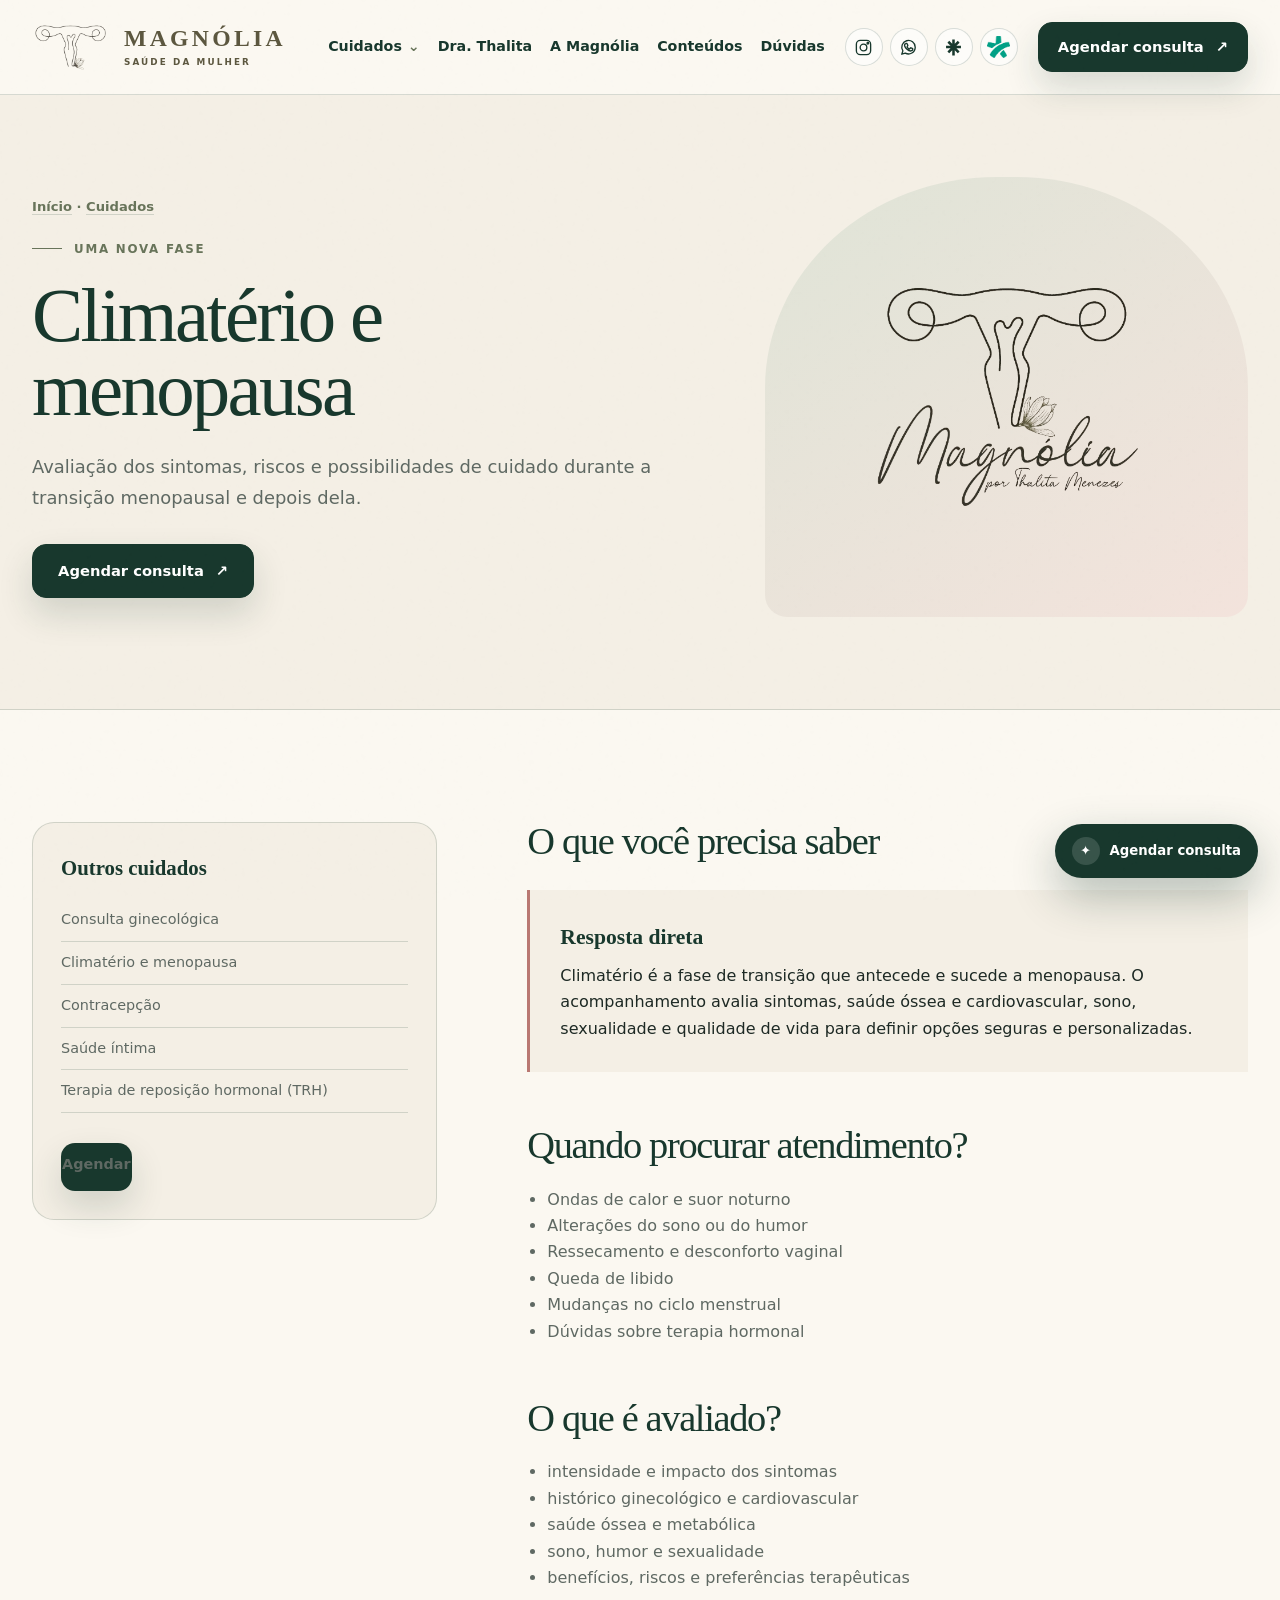
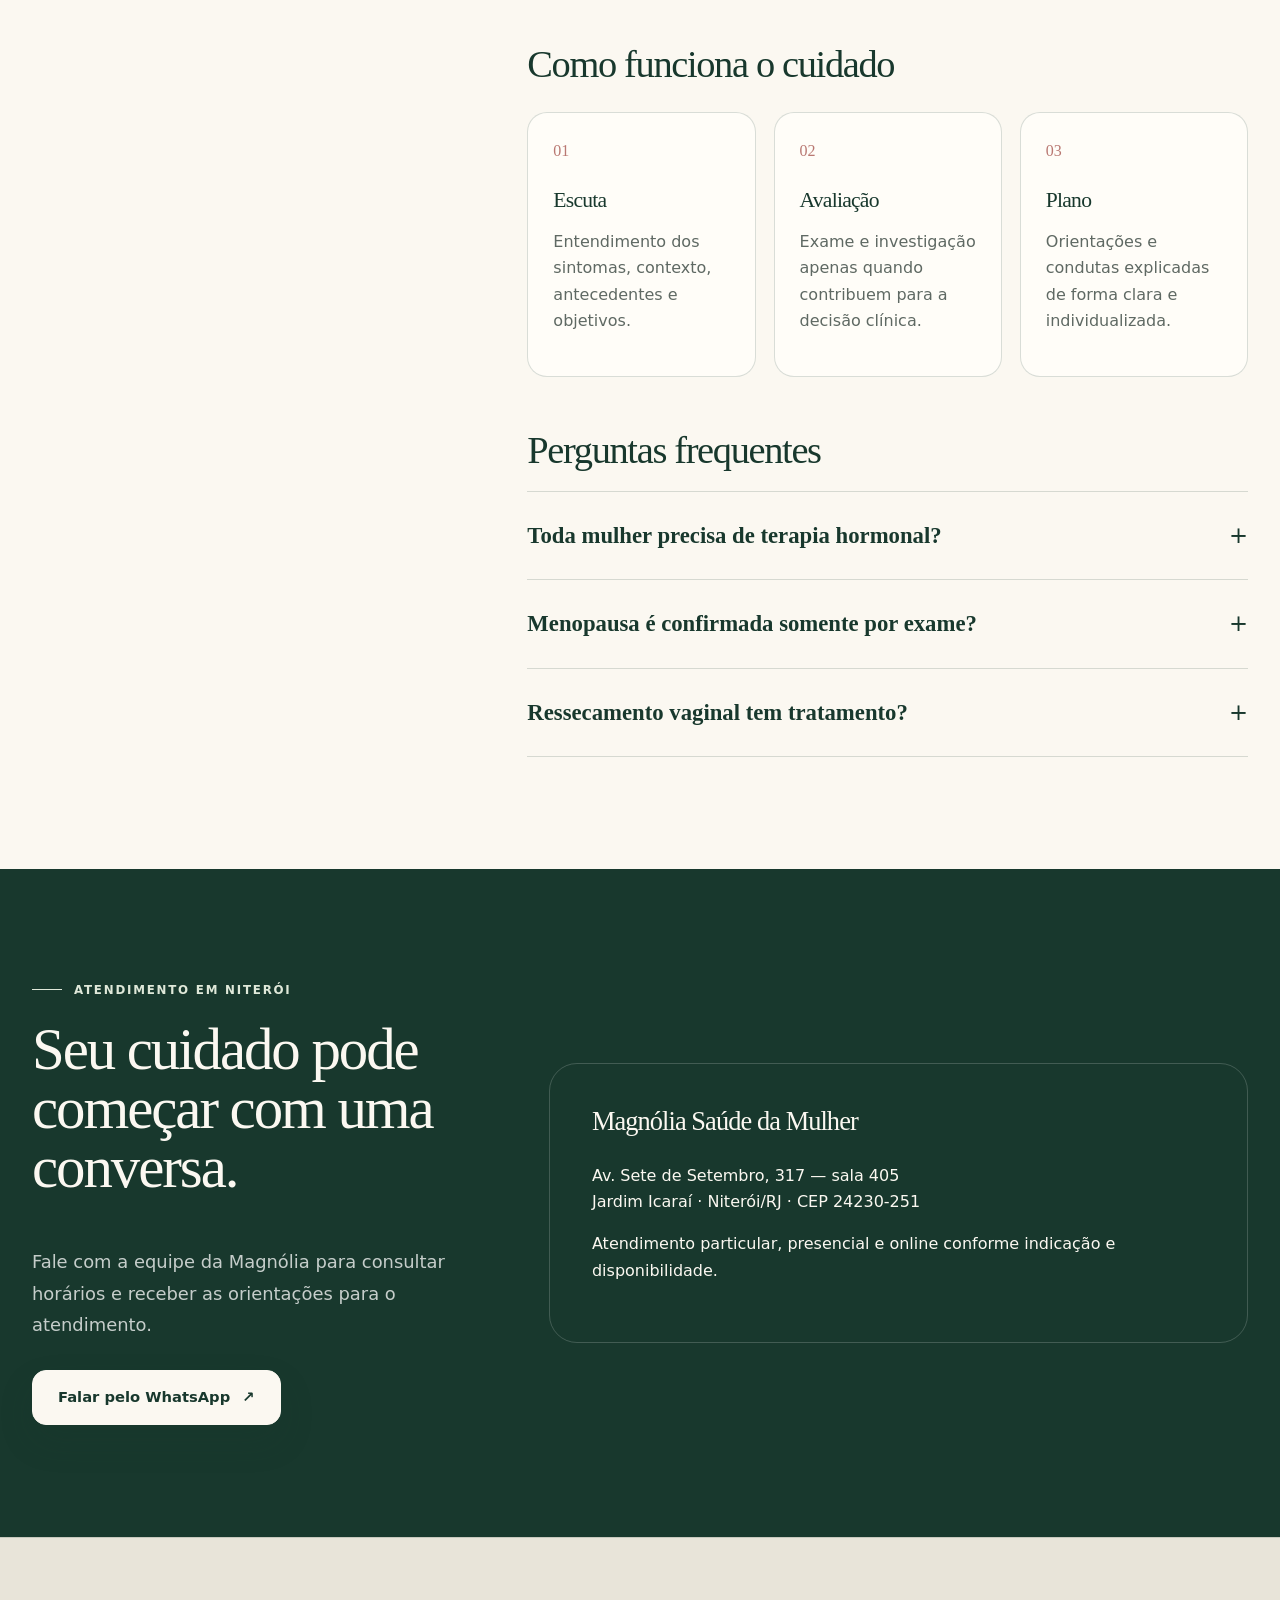
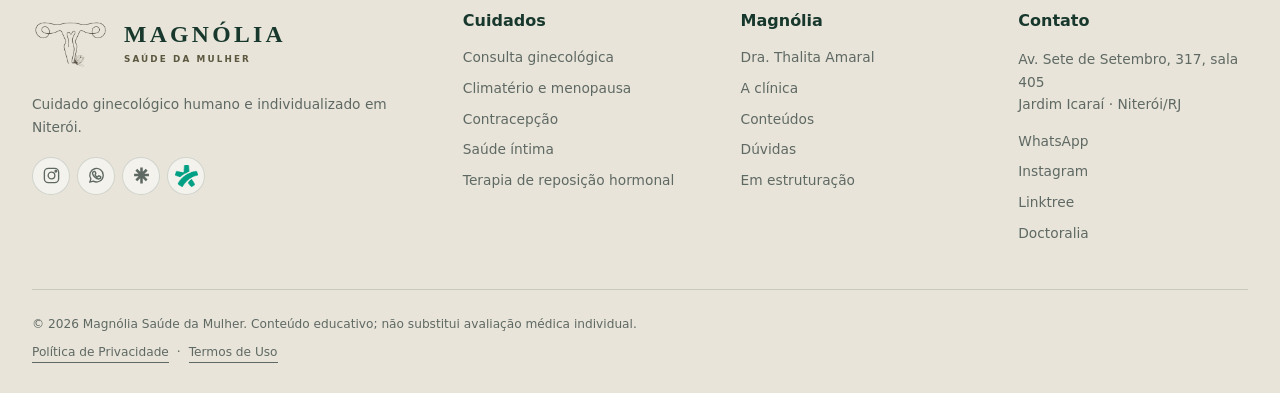
<file: cuidados/climaterio-menopausa/index.html>
<!doctype html>
<html lang="pt-BR">
<head>
  <meta charset="utf-8">
  <meta name="viewport" content="width=device-width, initial-scale=1">
  <title>Climatério e menopausa em Niterói | Magnólia</title>
  <meta name="description" content="Avaliação dos sintomas, riscos e possibilidades de cuidado durante a transição menopausal e depois dela.">
  <meta name="robots" content="index, follow">
  <meta name="theme-color" content="#18382d">
  <link rel="canonical" href="https://magnoliasdm.com.br/cuidados/climaterio-menopausa/">
  <link rel="icon" href="/favicon.svg" type="image/svg+xml">
  <link rel="stylesheet" href="/assets/site.css?v=20260803-5">
  <script type="application/ld+json">{"@context":"https://schema.org","@graph":[{"@type":"MedicalWebPage","@id":"https://magnoliasdm.com.br/cuidados/climaterio-menopausa/#webpage","url":"https://magnoliasdm.com.br/cuidados/climaterio-menopausa/","name":"Climatério e menopausa em Niterói | Magnólia","description":"Avaliação dos sintomas, riscos e possibilidades de cuidado durante a transição menopausal e depois dela.","inLanguage":"pt-BR","isPartOf":{"@id":"https://magnoliasdm.com.br/#website"},"datePublished":"2026-08-03","dateModified":"2026-08-03","mainEntity":{"@id":"https://magnoliasdm.com.br/cuidados/climaterio-menopausa/#servico"},"reviewedBy":{"@id":"https://magnoliasdm.com.br/dra-thalita-amaral/#medica"},"lastReviewed":"2026-08-03","about":{"@id":"https://magnoliasdm.com.br/cuidados/climaterio-menopausa/#servico"},"breadcrumb":{"@id":"https://magnoliasdm.com.br/cuidados/climaterio-menopausa/#breadcrumb"}},{"@type":"BreadcrumbList","@id":"https://magnoliasdm.com.br/cuidados/climaterio-menopausa/#breadcrumb","itemListElement":[{"@type":"ListItem","position":1,"name":"Início","item":"https://magnoliasdm.com.br/"},{"@type":"ListItem","position":2,"name":"Cuidados","item":"https://magnoliasdm.com.br/cuidados/"},{"@type":"ListItem","position":3,"name":"Climatério e menopausa","item":"https://magnoliasdm.com.br/cuidados/climaterio-menopausa/"}]},{"@type":"Service","@id":"https://magnoliasdm.com.br/cuidados/climaterio-menopausa/#servico","name":"Climatério e menopausa","serviceType":"Climatério e menopausa","description":"Avaliação dos sintomas, riscos e possibilidades de cuidado durante a transição menopausal e depois dela.","url":"https://magnoliasdm.com.br/cuidados/climaterio-menopausa/","provider":{"@id":"https://magnoliasdm.com.br/#clinica"},"areaServed":{"@type":"City","name":"Niterói"},"audience":{"@type":"PeopleAudience","suggestedGender":"female"}}]}</script>
</head>
<body>

  <header class="site-header">
    <div class="shell nav-bar">
      <a class="brand" href="/" aria-label="Magnólia — Saúde da Mulher, página inicial">
        <span class="brand-symbol"><img src="/logo_contorno.png" alt="" width="493" height="324"></span><span class="brand-copy"><strong>MAGNÓLIA</strong><small>SAÚDE DA MULHER</small></span>
      </a>
      <nav class="desktop-nav" aria-label="Navegação principal">
        <details class="nav-dropdown">
          <summary>Cuidados</summary>
          <div class="nav-dropdown-menu">
            <a href="/cuidados/">Todos os cuidados</a>
            <a href="/cuidados/consulta-ginecologica/">Consulta ginecológica</a>
            <a href="/cuidados/climaterio-menopausa/">Climatério e menopausa</a>
            <a href="/cuidados/contracepcao/">Contracepção</a>
            <a href="/cuidados/saude-intima/">Saúde íntima</a>
            <a href="/cuidados/trh/">Terapia de reposição hormonal</a>
          </div>
        </details>
        <a href="/dra-thalita-amaral/">Dra. Thalita</a>
        <a href="/a-magnolia/">A Magnólia</a>
        <a href="/conteudos/">Conteúdos</a>
        <a href="/duvidas/">Dúvidas</a>
      </nav>
      <div class="social-links header-socials" aria-label="Redes e perfis da Magnólia">
    <a href="https://www.instagram.com/magnoliaporthalita" target="_blank" rel="noopener noreferrer" aria-label="Instagram da Magnólia"><svg viewBox="0 0 24 24" aria-hidden="true"><rect x="3" y="3" width="18" height="18" rx="5"></rect><circle cx="12" cy="12" r="4.2"></circle><circle cx="17.5" cy="6.6" r="1"></circle></svg></a>
    <a href="https://wa.me/5521990368159?text=Ol%C3%A1%2C%20gostaria%20de%20agendar%20uma%20consulta%20com%20a%20Dra.%20Thalita." target="_blank" rel="noopener noreferrer" aria-label="WhatsApp da Magnólia"><svg viewBox="0 0 24 24" aria-hidden="true"><path d="M20.5 11.7a8.5 8.5 0 0 1-12.6 7.4L3.5 20.5l1.4-4.2A8.5 8.5 0 1 1 20.5 11.7Z"></path><path d="M8.3 7.5c.3-.7.7-.7 1-.7h.5c.2 0 .4.1.5.4l.8 1.9c.1.3.1.5-.1.7l-.6.8c-.2.2-.1.5 0 .7.5 1 1.3 1.8 2.3 2.4.3.2.6.2.8 0l.9-1.1c.2-.2.4-.3.7-.2l1.8.8c.3.1.5.3.5.6 0 .4-.2 1.4-.7 1.8-.5.5-1.2.8-2 .8-.8 0-2.7-.4-4.6-2.1-1.5-1.3-2.5-2.9-2.8-3.8-.4-1-.4-2 .1-3Z"></path></svg></a>
    <a href="https://linktr.ee/magnoliaporthalita" target="_blank" rel="noopener noreferrer" aria-label="Linktree da Magnólia"><svg class="linktree-mark" viewBox="0 0 24 24" aria-hidden="true"><path d="M10.4 2h3.2v5.4l3.8-3.8 2.3 2.3-4 4h5.7v3.2h-5.7l4 4-2.3 2.3-3.8-3.8V22h-3.2v-6.4l-3.8 3.8-2.3-2.3 4-4H2.6V9.9h5.7l-4-4 2.3-2.3 3.8 3.8V2Z"></path></svg></a>
    <a class="doctoralia-link" href="https://www.doctoralia.com.br/thalita-menezes-2/ginecologista/niteroi" target="_blank" rel="noopener noreferrer" aria-label="Perfil da Dra. Thalita na Doctoralia"><img src="/doctoralia-symbol.svg" alt="" width="128" height="122"></a>
  </div>
      <a class="button button--small header-cta" href="https://wa.me/5521990368159?text=Ol%C3%A1%2C%20gostaria%20de%20agendar%20uma%20consulta%20com%20a%20Dra.%20Thalita." target="_blank" rel="noopener noreferrer">Agendar consulta <span aria-hidden="true">↗</span></a>
      <button class="mobile-toggle" type="button" data-menu-button aria-expanded="false" aria-controls="mobile-menu">Menu</button>
    </div>
    <nav class="mobile-panel" id="mobile-menu" data-mobile-panel aria-label="Navegação em dispositivos móveis">
      <a href="/cuidados/">Cuidados</a>
      <a href="/dra-thalita-amaral/">Dra. Thalita</a>
      <a href="/a-magnolia/">A Magnólia</a>
      <a href="/conteudos/">Conteúdos</a>
      <a href="/duvidas/">Dúvidas</a>
      <a href="/em-estruturacao/">Em estruturação</a>
      <a href="https://wa.me/5521990368159?text=Ol%C3%A1%2C%20gostaria%20de%20agendar%20uma%20consulta%20com%20a%20Dra.%20Thalita." target="_blank" rel="noopener noreferrer">Agendar consulta</a>
      <div class="social-links mobile-socials" aria-label="Redes e perfis da Magnólia">
    <a href="https://www.instagram.com/magnoliaporthalita" target="_blank" rel="noopener noreferrer" aria-label="Instagram da Magnólia"><svg viewBox="0 0 24 24" aria-hidden="true"><rect x="3" y="3" width="18" height="18" rx="5"></rect><circle cx="12" cy="12" r="4.2"></circle><circle cx="17.5" cy="6.6" r="1"></circle></svg></a>
    <a href="https://wa.me/5521990368159?text=Ol%C3%A1%2C%20gostaria%20de%20agendar%20uma%20consulta%20com%20a%20Dra.%20Thalita." target="_blank" rel="noopener noreferrer" aria-label="WhatsApp da Magnólia"><svg viewBox="0 0 24 24" aria-hidden="true"><path d="M20.5 11.7a8.5 8.5 0 0 1-12.6 7.4L3.5 20.5l1.4-4.2A8.5 8.5 0 1 1 20.5 11.7Z"></path><path d="M8.3 7.5c.3-.7.7-.7 1-.7h.5c.2 0 .4.1.5.4l.8 1.9c.1.3.1.5-.1.7l-.6.8c-.2.2-.1.5 0 .7.5 1 1.3 1.8 2.3 2.4.3.2.6.2.8 0l.9-1.1c.2-.2.4-.3.7-.2l1.8.8c.3.1.5.3.5.6 0 .4-.2 1.4-.7 1.8-.5.5-1.2.8-2 .8-.8 0-2.7-.4-4.6-2.1-1.5-1.3-2.5-2.9-2.8-3.8-.4-1-.4-2 .1-3Z"></path></svg></a>
    <a href="https://linktr.ee/magnoliaporthalita" target="_blank" rel="noopener noreferrer" aria-label="Linktree da Magnólia"><svg class="linktree-mark" viewBox="0 0 24 24" aria-hidden="true"><path d="M10.4 2h3.2v5.4l3.8-3.8 2.3 2.3-4 4h5.7v3.2h-5.7l4 4-2.3 2.3-3.8-3.8V22h-3.2v-6.4l-3.8 3.8-2.3-2.3 4-4H2.6V9.9h5.7l-4-4 2.3-2.3 3.8 3.8V2Z"></path></svg></a>
    <a class="doctoralia-link" href="https://www.doctoralia.com.br/thalita-menezes-2/ginecologista/niteroi" target="_blank" rel="noopener noreferrer" aria-label="Perfil da Dra. Thalita na Doctoralia"><img src="/doctoralia-symbol.svg" alt="" width="128" height="122"></a>
  </div>
    </nav>
  </header>
<main><section class="page-hero">
    <div class="shell page-hero-grid">
      <div data-reveal>
        <div class="breadcrumb"><a href="/">Início</a> · <a href="/cuidados/">Cuidados</a></div>
        <p class="eyebrow">Uma nova fase</p>
        <h1>Climatério e menopausa</h1>
        <p class="lead">Avaliação dos sintomas, riscos e possibilidades de cuidado durante a transição menopausal e depois dela.</p>
        <div class="actions"><a class="button" href="https://wa.me/5521990368159?text=Ol%C3%A1%2C%20gostaria%20de%20agendar%20uma%20consulta%20com%20a%20Dra.%20Thalita." target="_blank" rel="noopener noreferrer">Agendar consulta <span aria-hidden="true">↗</span></a></div>
      </div>
      <div class="page-hero-visual page-hero-visual--brand" data-reveal><img class="page-hero-logo" src="/log_marca_contorno.png" alt="Magnólia por Thalita Menezes" width="527" height="413"></div>
    </div>
  </section>
      <section class="section">
        <div class="shell service-layout">
          <aside class="service-aside" data-reveal>
            <strong>Outros cuidados</strong>
            <a href="/cuidados/consulta-ginecologica/">Consulta ginecológica</a><a href="/cuidados/climaterio-menopausa/">Climatério e menopausa</a><a href="/cuidados/contracepcao/">Contracepção</a><a href="/cuidados/saude-intima/">Saúde íntima</a><a href="/cuidados/trh/">Terapia de reposição hormonal (TRH)</a>
            <div class="actions"><a class="button button--small" href="https://wa.me/5521990368159?text=Ol%C3%A1%2C%20gostaria%20de%20agendar%20uma%20consulta%20com%20a%20Dra.%20Thalita." target="_blank" rel="noopener noreferrer">Agendar</a></div>
          </aside>
          <article class="service-copy" data-reveal>
            <h2>O que você precisa saber</h2>
            <div class="answer-box"><strong>Resposta direta</strong>Climatério é a fase de transição que antecede e sucede a menopausa. O acompanhamento avalia sintomas, saúde óssea e cardiovascular, sono, sexualidade e qualidade de vida para definir opções seguras e personalizadas.</div>
            <h2>Quando procurar atendimento?</h2>
            <ul><li>Ondas de calor e suor noturno</li><li>Alterações do sono ou do humor</li><li>Ressecamento e desconforto vaginal</li><li>Queda de libido</li><li>Mudanças no ciclo menstrual</li><li>Dúvidas sobre terapia hormonal</li></ul>
            <h2>O que é avaliado?</h2>
            <ul><li>intensidade e impacto dos sintomas</li><li>histórico ginecológico e cardiovascular</li><li>saúde óssea e metabólica</li><li>sono, humor e sexualidade</li><li>benefícios, riscos e preferências terapêuticas</li></ul>
            <h2>Como funciona o cuidado</h2>
            <div class="process-grid">
              <div class="process-card"><span>01</span><h3>Escuta</h3><p>Entendimento dos sintomas, contexto, antecedentes e objetivos.</p></div>
              <div class="process-card"><span>02</span><h3>Avaliação</h3><p>Exame e investigação apenas quando contribuem para a decisão clínica.</p></div>
              <div class="process-card"><span>03</span><h3>Plano</h3><p>Orientações e condutas explicadas de forma clara e individualizada.</p></div>
            </div>
            <h2>Perguntas frequentes</h2>
            <div class="faq-list"><details><summary>Toda mulher precisa de terapia hormonal?<span>+</span></summary><p>Não. A indicação depende dos sintomas, riscos, contraindicações e preferências de cada paciente.</p></details><details><summary>Menopausa é confirmada somente por exame?<span>+</span></summary><p>Na maioria das mulheres, idade, história menstrual e sintomas orientam o diagnóstico. Exames são solicitados quando realmente ajudam.</p></details><details><summary>Ressecamento vaginal tem tratamento?<span>+</span></summary><p>Sim. Existem opções locais e sistêmicas, escolhidas conforme o quadro clínico e a segurança individual.</p></details></div>
          </article>
        </div>
      </section>
      <section class="section section--forest">
    <div class="shell contact-grid">
      <div data-reveal>
        <p class="eyebrow eyebrow--light">Atendimento em Niterói</p>
        <h2>Seu cuidado pode começar com uma conversa.</h2>
        <p class="lead">Fale com a equipe da Magnólia para consultar horários e receber as orientações para o atendimento.</p>
        <div class="actions"><a class="button button--light" href="https://wa.me/5521990368159?text=Ol%C3%A1%2C%20gostaria%20de%20agendar%20uma%20consulta%20com%20a%20Dra.%20Thalita." target="_blank" rel="noopener noreferrer">Falar pelo WhatsApp <span aria-hidden="true">↗</span></a></div>
      </div>
      <div class="contact-card" data-reveal>
        <h3>Magnólia Saúde da Mulher</h3>
        <p>Av. Sete de Setembro, 317 — sala 405<br>Jardim Icaraí · Niterói/RJ · CEP 24230-251</p>
        <p>Atendimento particular, presencial e online conforme indicação e disponibilidade.</p>
      </div>
    </div>
  </section></main>

  <footer class="site-footer">
    <div class="shell footer-grid">
      <div class="footer-brand">
        <a class="brand brand--footer" href="/" aria-label="Magnólia — Saúde da Mulher, página inicial"><span class="brand-symbol"><img src="/logo_contorno.png" alt="" width="493" height="324"></span><span class="brand-copy"><strong>MAGNÓLIA</strong><small>SAÚDE DA MULHER</small></span></a>
        <p>Cuidado ginecológico humano e individualizado em Niterói.</p>
        <div class="social-links footer-socials" aria-label="Redes e perfis da Magnólia">
    <a href="https://www.instagram.com/magnoliaporthalita" target="_blank" rel="noopener noreferrer" aria-label="Instagram da Magnólia"><svg viewBox="0 0 24 24" aria-hidden="true"><rect x="3" y="3" width="18" height="18" rx="5"></rect><circle cx="12" cy="12" r="4.2"></circle><circle cx="17.5" cy="6.6" r="1"></circle></svg></a>
    <a href="https://wa.me/5521990368159?text=Ol%C3%A1%2C%20gostaria%20de%20agendar%20uma%20consulta%20com%20a%20Dra.%20Thalita." target="_blank" rel="noopener noreferrer" aria-label="WhatsApp da Magnólia"><svg viewBox="0 0 24 24" aria-hidden="true"><path d="M20.5 11.7a8.5 8.5 0 0 1-12.6 7.4L3.5 20.5l1.4-4.2A8.5 8.5 0 1 1 20.5 11.7Z"></path><path d="M8.3 7.5c.3-.7.7-.7 1-.7h.5c.2 0 .4.1.5.4l.8 1.9c.1.3.1.5-.1.7l-.6.8c-.2.2-.1.5 0 .7.5 1 1.3 1.8 2.3 2.4.3.2.6.2.8 0l.9-1.1c.2-.2.4-.3.7-.2l1.8.8c.3.1.5.3.5.6 0 .4-.2 1.4-.7 1.8-.5.5-1.2.8-2 .8-.8 0-2.7-.4-4.6-2.1-1.5-1.3-2.5-2.9-2.8-3.8-.4-1-.4-2 .1-3Z"></path></svg></a>
    <a href="https://linktr.ee/magnoliaporthalita" target="_blank" rel="noopener noreferrer" aria-label="Linktree da Magnólia"><svg class="linktree-mark" viewBox="0 0 24 24" aria-hidden="true"><path d="M10.4 2h3.2v5.4l3.8-3.8 2.3 2.3-4 4h5.7v3.2h-5.7l4 4-2.3 2.3-3.8-3.8V22h-3.2v-6.4l-3.8 3.8-2.3-2.3 4-4H2.6V9.9h5.7l-4-4 2.3-2.3 3.8 3.8V2Z"></path></svg></a>
    <a class="doctoralia-link" href="https://www.doctoralia.com.br/thalita-menezes-2/ginecologista/niteroi" target="_blank" rel="noopener noreferrer" aria-label="Perfil da Dra. Thalita na Doctoralia"><img src="/doctoralia-symbol.svg" alt="" width="128" height="122"></a>
  </div>
      </div>
      <div>
        <strong>Cuidados</strong>
        <div class="footer-links">
          <a href="/cuidados/consulta-ginecologica/">Consulta ginecológica</a>
          <a href="/cuidados/climaterio-menopausa/">Climatério e menopausa</a>
          <a href="/cuidados/contracepcao/">Contracepção</a>
          <a href="/cuidados/saude-intima/">Saúde íntima</a>
          <a href="/cuidados/trh/">Terapia de reposição hormonal</a>
        </div>
      </div>
      <div>
        <strong>Magnólia</strong>
        <div class="footer-links">
          <a href="/dra-thalita-amaral/">Dra. Thalita Amaral</a>
          <a href="/a-magnolia/">A clínica</a>
          <a href="/conteudos/">Conteúdos</a>
          <a href="/duvidas/">Dúvidas</a>
          <a href="/em-estruturacao/">Em estruturação</a>
        </div>
      </div>
      <div>
        <strong>Contato</strong>
        <p>Av. Sete de Setembro, 317, sala 405<br>Jardim Icaraí · Niterói/RJ</p>
        <div class="footer-links">
          <a href="https://wa.me/5521990368159?text=Ol%C3%A1%2C%20gostaria%20de%20agendar%20uma%20consulta%20com%20a%20Dra.%20Thalita." target="_blank" rel="noopener noreferrer">WhatsApp</a>
          <a href="https://www.instagram.com/magnoliaporthalita" target="_blank" rel="noopener noreferrer">Instagram</a>
          <a href="https://linktr.ee/magnoliaporthalita" target="_blank" rel="noopener noreferrer">Linktree</a>
          <a href="https://www.doctoralia.com.br/thalita-menezes-2/ginecologista/niteroi" target="_blank" rel="noopener noreferrer">Doctoralia</a>
        </div>
      </div>
    </div>
    <div class="shell footer-legal"><span>© <span data-year>2026</span> Magnólia Saúde da Mulher. Conteúdo educativo; não substitui avaliação médica individual.</span><span class="footer-legal-links"><a href="/politica-de-privacidade/">Política de Privacidade</a><span aria-hidden="true">·</span><a href="/termos-de-uso/">Termos de Uso</a></span></div>
  </footer>
  <a class="floating-whatsapp" href="https://wa.me/5521990368159?text=Ol%C3%A1%2C%20gostaria%20de%20agendar%20uma%20consulta%20com%20a%20Dra.%20Thalita." target="_blank" rel="noopener noreferrer" aria-label="Agendar consulta pelo WhatsApp"><span>✦</span> Agendar consulta</a>
<script src="/assets/site.js?v=20260803-5" defer></script>
</body>
</html>
</file>
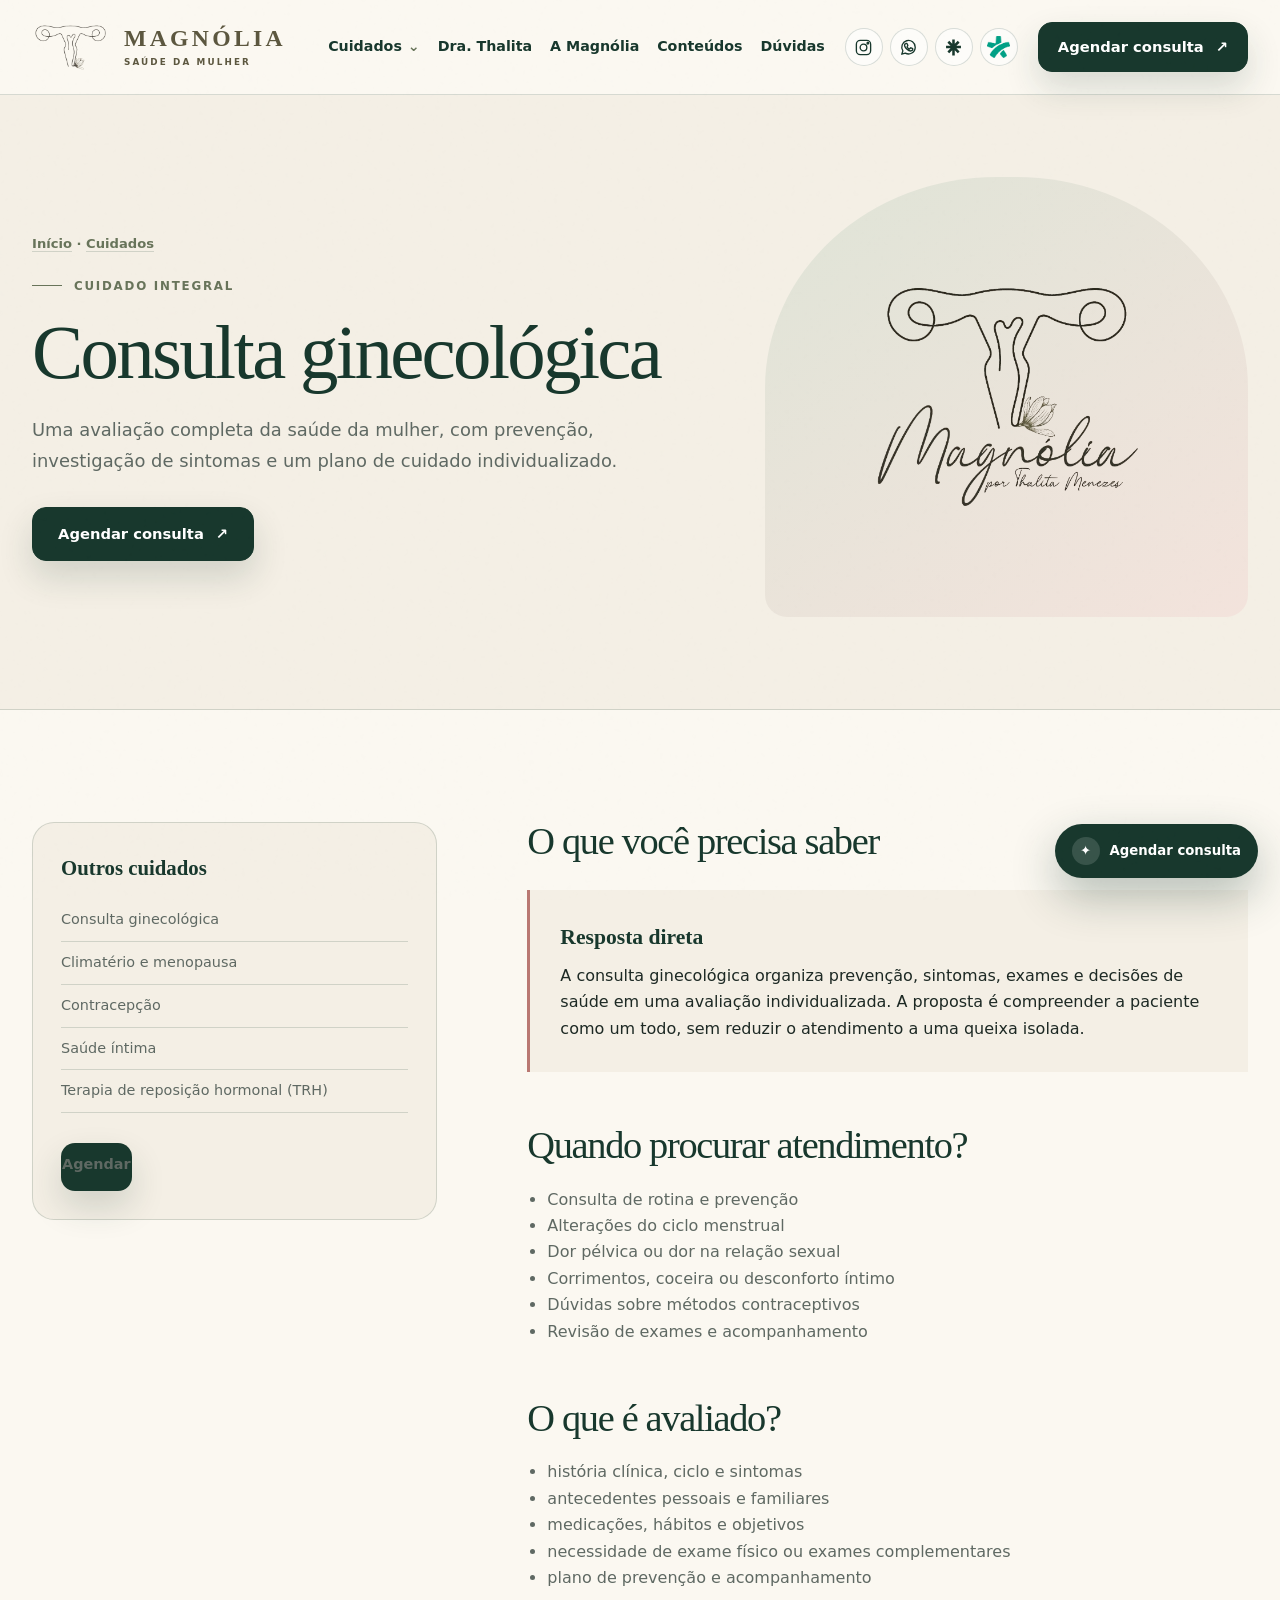
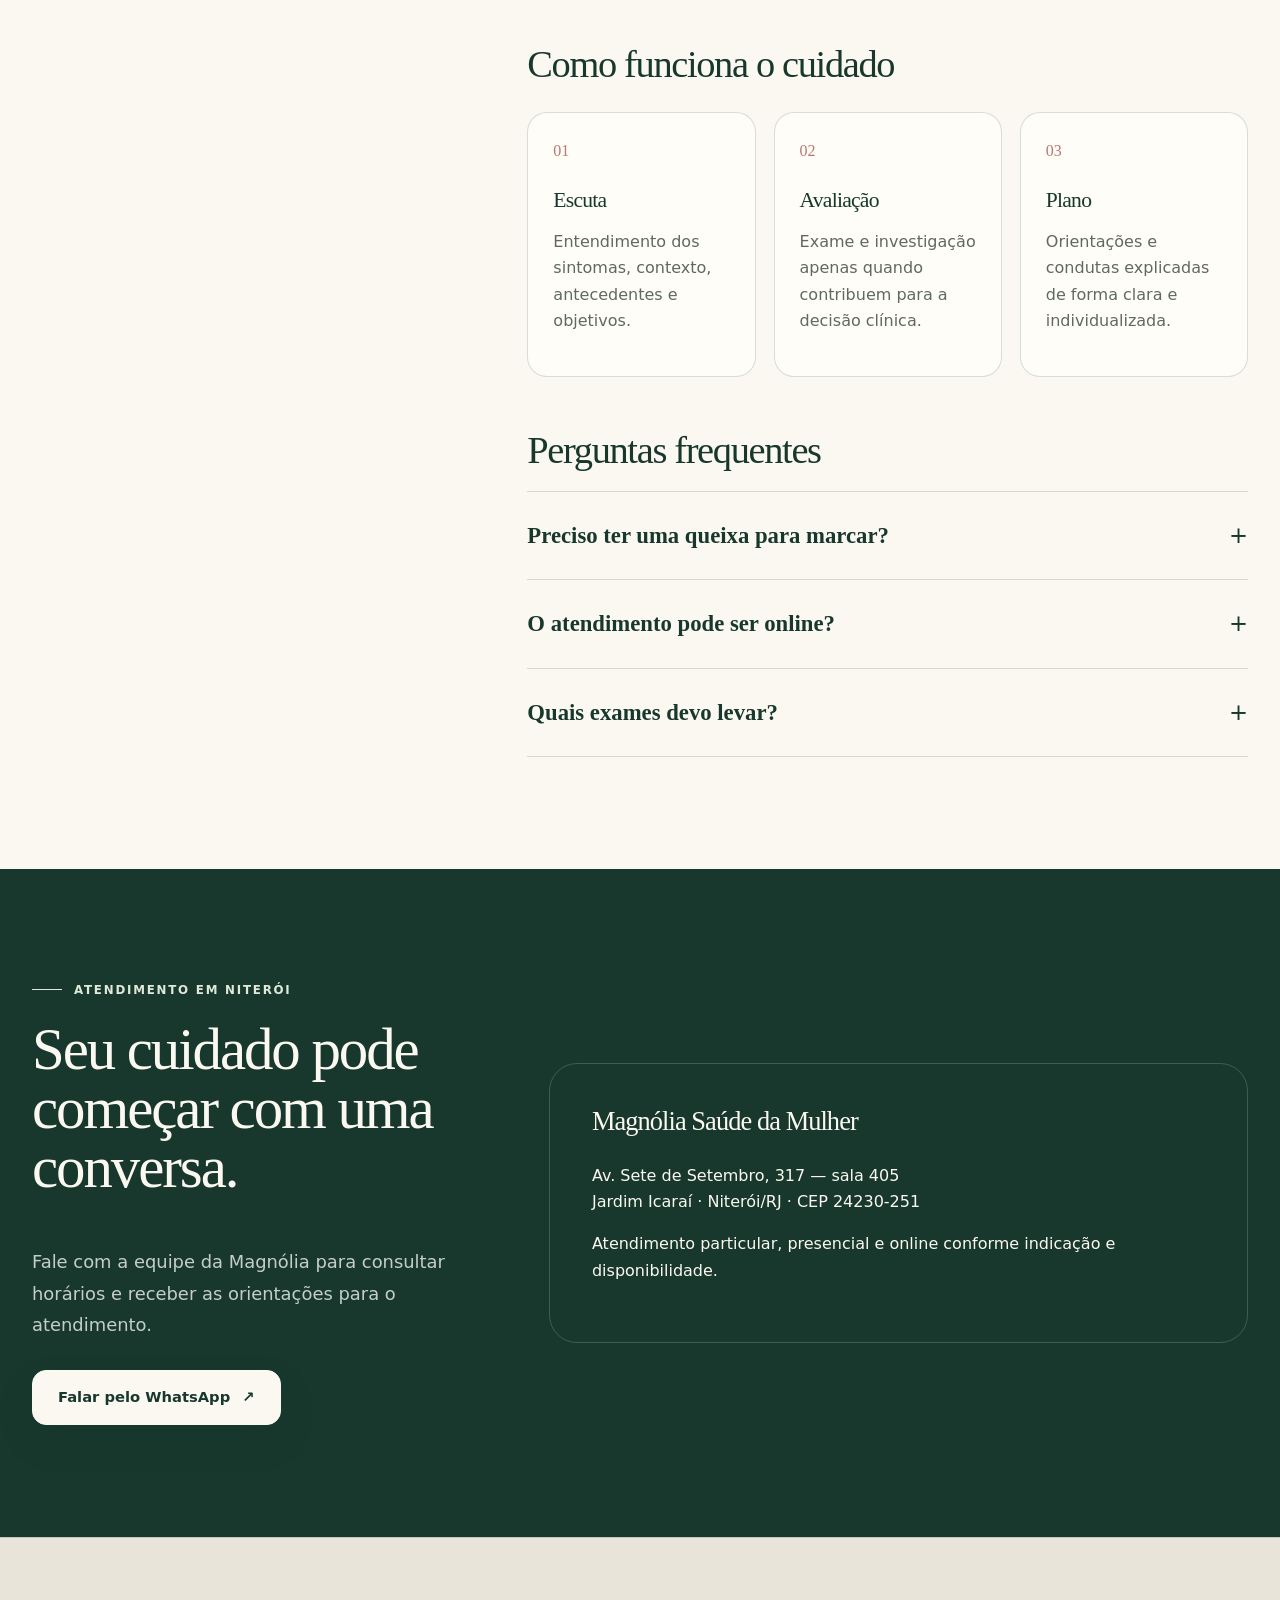
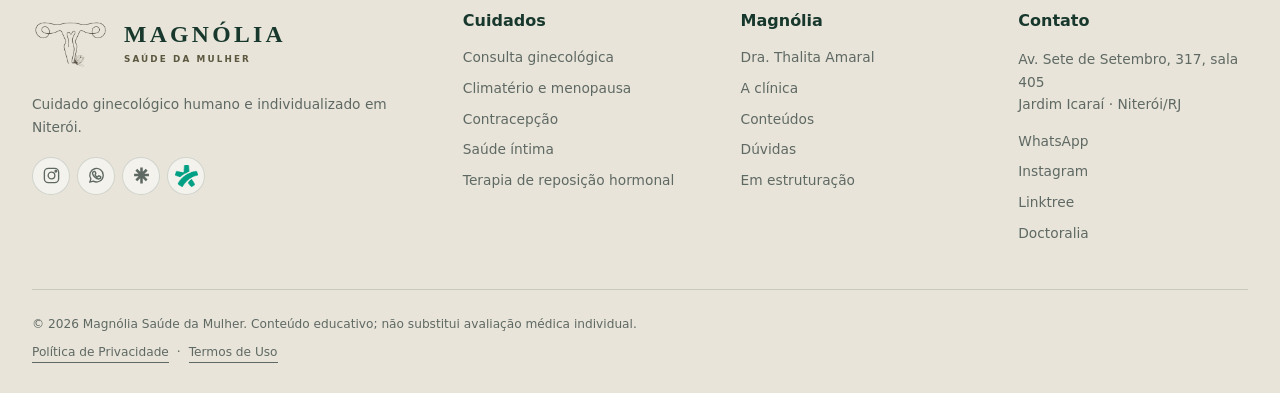
<file: cuidados/consulta-ginecologica/index.html>
<!doctype html>
<html lang="pt-BR">
<head>
  <meta charset="utf-8">
  <meta name="viewport" content="width=device-width, initial-scale=1">
  <title>Consulta ginecológica em Niterói | Magnólia</title>
  <meta name="description" content="Uma avaliação completa da saúde da mulher, com prevenção, investigação de sintomas e um plano de cuidado individualizado.">
  <meta name="robots" content="index, follow">
  <meta name="theme-color" content="#18382d">
  <link rel="canonical" href="https://magnoliasdm.com.br/cuidados/consulta-ginecologica/">
  <link rel="icon" href="/favicon.svg" type="image/svg+xml">
  <link rel="stylesheet" href="/assets/site.css?v=20260803-5">
  <script type="application/ld+json">{"@context":"https://schema.org","@graph":[{"@type":"MedicalWebPage","@id":"https://magnoliasdm.com.br/cuidados/consulta-ginecologica/#webpage","url":"https://magnoliasdm.com.br/cuidados/consulta-ginecologica/","name":"Consulta ginecológica em Niterói | Magnólia","description":"Uma avaliação completa da saúde da mulher, com prevenção, investigação de sintomas e um plano de cuidado individualizado.","inLanguage":"pt-BR","isPartOf":{"@id":"https://magnoliasdm.com.br/#website"},"datePublished":"2026-08-03","dateModified":"2026-08-03","mainEntity":{"@id":"https://magnoliasdm.com.br/cuidados/consulta-ginecologica/#servico"},"reviewedBy":{"@id":"https://magnoliasdm.com.br/dra-thalita-amaral/#medica"},"lastReviewed":"2026-08-03","about":{"@id":"https://magnoliasdm.com.br/cuidados/consulta-ginecologica/#servico"},"breadcrumb":{"@id":"https://magnoliasdm.com.br/cuidados/consulta-ginecologica/#breadcrumb"}},{"@type":"BreadcrumbList","@id":"https://magnoliasdm.com.br/cuidados/consulta-ginecologica/#breadcrumb","itemListElement":[{"@type":"ListItem","position":1,"name":"Início","item":"https://magnoliasdm.com.br/"},{"@type":"ListItem","position":2,"name":"Cuidados","item":"https://magnoliasdm.com.br/cuidados/"},{"@type":"ListItem","position":3,"name":"Consulta ginecológica","item":"https://magnoliasdm.com.br/cuidados/consulta-ginecologica/"}]},{"@type":"Service","@id":"https://magnoliasdm.com.br/cuidados/consulta-ginecologica/#servico","name":"Consulta ginecológica","serviceType":"Consulta ginecológica","description":"Uma avaliação completa da saúde da mulher, com prevenção, investigação de sintomas e um plano de cuidado individualizado.","url":"https://magnoliasdm.com.br/cuidados/consulta-ginecologica/","provider":{"@id":"https://magnoliasdm.com.br/#clinica"},"areaServed":{"@type":"City","name":"Niterói"},"audience":{"@type":"PeopleAudience","suggestedGender":"female"}}]}</script>
</head>
<body>

  <header class="site-header">
    <div class="shell nav-bar">
      <a class="brand" href="/" aria-label="Magnólia — Saúde da Mulher, página inicial">
        <span class="brand-symbol"><img src="/logo_contorno.png" alt="" width="493" height="324"></span><span class="brand-copy"><strong>MAGNÓLIA</strong><small>SAÚDE DA MULHER</small></span>
      </a>
      <nav class="desktop-nav" aria-label="Navegação principal">
        <details class="nav-dropdown">
          <summary>Cuidados</summary>
          <div class="nav-dropdown-menu">
            <a href="/cuidados/">Todos os cuidados</a>
            <a href="/cuidados/consulta-ginecologica/">Consulta ginecológica</a>
            <a href="/cuidados/climaterio-menopausa/">Climatério e menopausa</a>
            <a href="/cuidados/contracepcao/">Contracepção</a>
            <a href="/cuidados/saude-intima/">Saúde íntima</a>
            <a href="/cuidados/trh/">Terapia de reposição hormonal</a>
          </div>
        </details>
        <a href="/dra-thalita-amaral/">Dra. Thalita</a>
        <a href="/a-magnolia/">A Magnólia</a>
        <a href="/conteudos/">Conteúdos</a>
        <a href="/duvidas/">Dúvidas</a>
      </nav>
      <div class="social-links header-socials" aria-label="Redes e perfis da Magnólia">
    <a href="https://www.instagram.com/magnoliaporthalita" target="_blank" rel="noopener noreferrer" aria-label="Instagram da Magnólia"><svg viewBox="0 0 24 24" aria-hidden="true"><rect x="3" y="3" width="18" height="18" rx="5"></rect><circle cx="12" cy="12" r="4.2"></circle><circle cx="17.5" cy="6.6" r="1"></circle></svg></a>
    <a href="https://wa.me/5521990368159?text=Ol%C3%A1%2C%20gostaria%20de%20agendar%20uma%20consulta%20com%20a%20Dra.%20Thalita." target="_blank" rel="noopener noreferrer" aria-label="WhatsApp da Magnólia"><svg viewBox="0 0 24 24" aria-hidden="true"><path d="M20.5 11.7a8.5 8.5 0 0 1-12.6 7.4L3.5 20.5l1.4-4.2A8.5 8.5 0 1 1 20.5 11.7Z"></path><path d="M8.3 7.5c.3-.7.7-.7 1-.7h.5c.2 0 .4.1.5.4l.8 1.9c.1.3.1.5-.1.7l-.6.8c-.2.2-.1.5 0 .7.5 1 1.3 1.8 2.3 2.4.3.2.6.2.8 0l.9-1.1c.2-.2.4-.3.7-.2l1.8.8c.3.1.5.3.5.6 0 .4-.2 1.4-.7 1.8-.5.5-1.2.8-2 .8-.8 0-2.7-.4-4.6-2.1-1.5-1.3-2.5-2.9-2.8-3.8-.4-1-.4-2 .1-3Z"></path></svg></a>
    <a href="https://linktr.ee/magnoliaporthalita" target="_blank" rel="noopener noreferrer" aria-label="Linktree da Magnólia"><svg class="linktree-mark" viewBox="0 0 24 24" aria-hidden="true"><path d="M10.4 2h3.2v5.4l3.8-3.8 2.3 2.3-4 4h5.7v3.2h-5.7l4 4-2.3 2.3-3.8-3.8V22h-3.2v-6.4l-3.8 3.8-2.3-2.3 4-4H2.6V9.9h5.7l-4-4 2.3-2.3 3.8 3.8V2Z"></path></svg></a>
    <a class="doctoralia-link" href="https://www.doctoralia.com.br/thalita-menezes-2/ginecologista/niteroi" target="_blank" rel="noopener noreferrer" aria-label="Perfil da Dra. Thalita na Doctoralia"><img src="/doctoralia-symbol.svg" alt="" width="128" height="122"></a>
  </div>
      <a class="button button--small header-cta" href="https://wa.me/5521990368159?text=Ol%C3%A1%2C%20gostaria%20de%20agendar%20uma%20consulta%20com%20a%20Dra.%20Thalita." target="_blank" rel="noopener noreferrer">Agendar consulta <span aria-hidden="true">↗</span></a>
      <button class="mobile-toggle" type="button" data-menu-button aria-expanded="false" aria-controls="mobile-menu">Menu</button>
    </div>
    <nav class="mobile-panel" id="mobile-menu" data-mobile-panel aria-label="Navegação em dispositivos móveis">
      <a href="/cuidados/">Cuidados</a>
      <a href="/dra-thalita-amaral/">Dra. Thalita</a>
      <a href="/a-magnolia/">A Magnólia</a>
      <a href="/conteudos/">Conteúdos</a>
      <a href="/duvidas/">Dúvidas</a>
      <a href="/em-estruturacao/">Em estruturação</a>
      <a href="https://wa.me/5521990368159?text=Ol%C3%A1%2C%20gostaria%20de%20agendar%20uma%20consulta%20com%20a%20Dra.%20Thalita." target="_blank" rel="noopener noreferrer">Agendar consulta</a>
      <div class="social-links mobile-socials" aria-label="Redes e perfis da Magnólia">
    <a href="https://www.instagram.com/magnoliaporthalita" target="_blank" rel="noopener noreferrer" aria-label="Instagram da Magnólia"><svg viewBox="0 0 24 24" aria-hidden="true"><rect x="3" y="3" width="18" height="18" rx="5"></rect><circle cx="12" cy="12" r="4.2"></circle><circle cx="17.5" cy="6.6" r="1"></circle></svg></a>
    <a href="https://wa.me/5521990368159?text=Ol%C3%A1%2C%20gostaria%20de%20agendar%20uma%20consulta%20com%20a%20Dra.%20Thalita." target="_blank" rel="noopener noreferrer" aria-label="WhatsApp da Magnólia"><svg viewBox="0 0 24 24" aria-hidden="true"><path d="M20.5 11.7a8.5 8.5 0 0 1-12.6 7.4L3.5 20.5l1.4-4.2A8.5 8.5 0 1 1 20.5 11.7Z"></path><path d="M8.3 7.5c.3-.7.7-.7 1-.7h.5c.2 0 .4.1.5.4l.8 1.9c.1.3.1.5-.1.7l-.6.8c-.2.2-.1.5 0 .7.5 1 1.3 1.8 2.3 2.4.3.2.6.2.8 0l.9-1.1c.2-.2.4-.3.7-.2l1.8.8c.3.1.5.3.5.6 0 .4-.2 1.4-.7 1.8-.5.5-1.2.8-2 .8-.8 0-2.7-.4-4.6-2.1-1.5-1.3-2.5-2.9-2.8-3.8-.4-1-.4-2 .1-3Z"></path></svg></a>
    <a href="https://linktr.ee/magnoliaporthalita" target="_blank" rel="noopener noreferrer" aria-label="Linktree da Magnólia"><svg class="linktree-mark" viewBox="0 0 24 24" aria-hidden="true"><path d="M10.4 2h3.2v5.4l3.8-3.8 2.3 2.3-4 4h5.7v3.2h-5.7l4 4-2.3 2.3-3.8-3.8V22h-3.2v-6.4l-3.8 3.8-2.3-2.3 4-4H2.6V9.9h5.7l-4-4 2.3-2.3 3.8 3.8V2Z"></path></svg></a>
    <a class="doctoralia-link" href="https://www.doctoralia.com.br/thalita-menezes-2/ginecologista/niteroi" target="_blank" rel="noopener noreferrer" aria-label="Perfil da Dra. Thalita na Doctoralia"><img src="/doctoralia-symbol.svg" alt="" width="128" height="122"></a>
  </div>
    </nav>
  </header>
<main><section class="page-hero">
    <div class="shell page-hero-grid">
      <div data-reveal>
        <div class="breadcrumb"><a href="/">Início</a> · <a href="/cuidados/">Cuidados</a></div>
        <p class="eyebrow">Cuidado integral</p>
        <h1>Consulta ginecológica</h1>
        <p class="lead">Uma avaliação completa da saúde da mulher, com prevenção, investigação de sintomas e um plano de cuidado individualizado.</p>
        <div class="actions"><a class="button" href="https://wa.me/5521990368159?text=Ol%C3%A1%2C%20gostaria%20de%20agendar%20uma%20consulta%20com%20a%20Dra.%20Thalita." target="_blank" rel="noopener noreferrer">Agendar consulta <span aria-hidden="true">↗</span></a></div>
      </div>
      <div class="page-hero-visual page-hero-visual--brand" data-reveal><img class="page-hero-logo" src="/log_marca_contorno.png" alt="Magnólia por Thalita Menezes" width="527" height="413"></div>
    </div>
  </section>
      <section class="section">
        <div class="shell service-layout">
          <aside class="service-aside" data-reveal>
            <strong>Outros cuidados</strong>
            <a href="/cuidados/consulta-ginecologica/">Consulta ginecológica</a><a href="/cuidados/climaterio-menopausa/">Climatério e menopausa</a><a href="/cuidados/contracepcao/">Contracepção</a><a href="/cuidados/saude-intima/">Saúde íntima</a><a href="/cuidados/trh/">Terapia de reposição hormonal (TRH)</a>
            <div class="actions"><a class="button button--small" href="https://wa.me/5521990368159?text=Ol%C3%A1%2C%20gostaria%20de%20agendar%20uma%20consulta%20com%20a%20Dra.%20Thalita." target="_blank" rel="noopener noreferrer">Agendar</a></div>
          </aside>
          <article class="service-copy" data-reveal>
            <h2>O que você precisa saber</h2>
            <div class="answer-box"><strong>Resposta direta</strong>A consulta ginecológica organiza prevenção, sintomas, exames e decisões de saúde em uma avaliação individualizada. A proposta é compreender a paciente como um todo, sem reduzir o atendimento a uma queixa isolada.</div>
            <h2>Quando procurar atendimento?</h2>
            <ul><li>Consulta de rotina e prevenção</li><li>Alterações do ciclo menstrual</li><li>Dor pélvica ou dor na relação sexual</li><li>Corrimentos, coceira ou desconforto íntimo</li><li>Dúvidas sobre métodos contraceptivos</li><li>Revisão de exames e acompanhamento</li></ul>
            <h2>O que é avaliado?</h2>
            <ul><li>história clínica, ciclo e sintomas</li><li>antecedentes pessoais e familiares</li><li>medicações, hábitos e objetivos</li><li>necessidade de exame físico ou exames complementares</li><li>plano de prevenção e acompanhamento</li></ul>
            <h2>Como funciona o cuidado</h2>
            <div class="process-grid">
              <div class="process-card"><span>01</span><h3>Escuta</h3><p>Entendimento dos sintomas, contexto, antecedentes e objetivos.</p></div>
              <div class="process-card"><span>02</span><h3>Avaliação</h3><p>Exame e investigação apenas quando contribuem para a decisão clínica.</p></div>
              <div class="process-card"><span>03</span><h3>Plano</h3><p>Orientações e condutas explicadas de forma clara e individualizada.</p></div>
            </div>
            <h2>Perguntas frequentes</h2>
            <div class="faq-list"><details><summary>Preciso ter uma queixa para marcar?<span>+</span></summary><p>Não. A consulta também é indicada para prevenção, atualização de exames e planejamento do cuidado.</p></details><details><summary>O atendimento pode ser online?<span>+</span></summary><p>Algumas demandas podem ser avaliadas online. Quando houver necessidade de exame físico ou procedimento, será orientado atendimento presencial.</p></details><details><summary>Quais exames devo levar?<span>+</span></summary><p>Leve exames recentes, receitas, lista de medicações e informações sobre cirurgias ou tratamentos anteriores.</p></details></div>
          </article>
        </div>
      </section>
      <section class="section section--forest">
    <div class="shell contact-grid">
      <div data-reveal>
        <p class="eyebrow eyebrow--light">Atendimento em Niterói</p>
        <h2>Seu cuidado pode começar com uma conversa.</h2>
        <p class="lead">Fale com a equipe da Magnólia para consultar horários e receber as orientações para o atendimento.</p>
        <div class="actions"><a class="button button--light" href="https://wa.me/5521990368159?text=Ol%C3%A1%2C%20gostaria%20de%20agendar%20uma%20consulta%20com%20a%20Dra.%20Thalita." target="_blank" rel="noopener noreferrer">Falar pelo WhatsApp <span aria-hidden="true">↗</span></a></div>
      </div>
      <div class="contact-card" data-reveal>
        <h3>Magnólia Saúde da Mulher</h3>
        <p>Av. Sete de Setembro, 317 — sala 405<br>Jardim Icaraí · Niterói/RJ · CEP 24230-251</p>
        <p>Atendimento particular, presencial e online conforme indicação e disponibilidade.</p>
      </div>
    </div>
  </section></main>

  <footer class="site-footer">
    <div class="shell footer-grid">
      <div class="footer-brand">
        <a class="brand brand--footer" href="/" aria-label="Magnólia — Saúde da Mulher, página inicial"><span class="brand-symbol"><img src="/logo_contorno.png" alt="" width="493" height="324"></span><span class="brand-copy"><strong>MAGNÓLIA</strong><small>SAÚDE DA MULHER</small></span></a>
        <p>Cuidado ginecológico humano e individualizado em Niterói.</p>
        <div class="social-links footer-socials" aria-label="Redes e perfis da Magnólia">
    <a href="https://www.instagram.com/magnoliaporthalita" target="_blank" rel="noopener noreferrer" aria-label="Instagram da Magnólia"><svg viewBox="0 0 24 24" aria-hidden="true"><rect x="3" y="3" width="18" height="18" rx="5"></rect><circle cx="12" cy="12" r="4.2"></circle><circle cx="17.5" cy="6.6" r="1"></circle></svg></a>
    <a href="https://wa.me/5521990368159?text=Ol%C3%A1%2C%20gostaria%20de%20agendar%20uma%20consulta%20com%20a%20Dra.%20Thalita." target="_blank" rel="noopener noreferrer" aria-label="WhatsApp da Magnólia"><svg viewBox="0 0 24 24" aria-hidden="true"><path d="M20.5 11.7a8.5 8.5 0 0 1-12.6 7.4L3.5 20.5l1.4-4.2A8.5 8.5 0 1 1 20.5 11.7Z"></path><path d="M8.3 7.5c.3-.7.7-.7 1-.7h.5c.2 0 .4.1.5.4l.8 1.9c.1.3.1.5-.1.7l-.6.8c-.2.2-.1.5 0 .7.5 1 1.3 1.8 2.3 2.4.3.2.6.2.8 0l.9-1.1c.2-.2.4-.3.7-.2l1.8.8c.3.1.5.3.5.6 0 .4-.2 1.4-.7 1.8-.5.5-1.2.8-2 .8-.8 0-2.7-.4-4.6-2.1-1.5-1.3-2.5-2.9-2.8-3.8-.4-1-.4-2 .1-3Z"></path></svg></a>
    <a href="https://linktr.ee/magnoliaporthalita" target="_blank" rel="noopener noreferrer" aria-label="Linktree da Magnólia"><svg class="linktree-mark" viewBox="0 0 24 24" aria-hidden="true"><path d="M10.4 2h3.2v5.4l3.8-3.8 2.3 2.3-4 4h5.7v3.2h-5.7l4 4-2.3 2.3-3.8-3.8V22h-3.2v-6.4l-3.8 3.8-2.3-2.3 4-4H2.6V9.9h5.7l-4-4 2.3-2.3 3.8 3.8V2Z"></path></svg></a>
    <a class="doctoralia-link" href="https://www.doctoralia.com.br/thalita-menezes-2/ginecologista/niteroi" target="_blank" rel="noopener noreferrer" aria-label="Perfil da Dra. Thalita na Doctoralia"><img src="/doctoralia-symbol.svg" alt="" width="128" height="122"></a>
  </div>
      </div>
      <div>
        <strong>Cuidados</strong>
        <div class="footer-links">
          <a href="/cuidados/consulta-ginecologica/">Consulta ginecológica</a>
          <a href="/cuidados/climaterio-menopausa/">Climatério e menopausa</a>
          <a href="/cuidados/contracepcao/">Contracepção</a>
          <a href="/cuidados/saude-intima/">Saúde íntima</a>
          <a href="/cuidados/trh/">Terapia de reposição hormonal</a>
        </div>
      </div>
      <div>
        <strong>Magnólia</strong>
        <div class="footer-links">
          <a href="/dra-thalita-amaral/">Dra. Thalita Amaral</a>
          <a href="/a-magnolia/">A clínica</a>
          <a href="/conteudos/">Conteúdos</a>
          <a href="/duvidas/">Dúvidas</a>
          <a href="/em-estruturacao/">Em estruturação</a>
        </div>
      </div>
      <div>
        <strong>Contato</strong>
        <p>Av. Sete de Setembro, 317, sala 405<br>Jardim Icaraí · Niterói/RJ</p>
        <div class="footer-links">
          <a href="https://wa.me/5521990368159?text=Ol%C3%A1%2C%20gostaria%20de%20agendar%20uma%20consulta%20com%20a%20Dra.%20Thalita." target="_blank" rel="noopener noreferrer">WhatsApp</a>
          <a href="https://www.instagram.com/magnoliaporthalita" target="_blank" rel="noopener noreferrer">Instagram</a>
          <a href="https://linktr.ee/magnoliaporthalita" target="_blank" rel="noopener noreferrer">Linktree</a>
          <a href="https://www.doctoralia.com.br/thalita-menezes-2/ginecologista/niteroi" target="_blank" rel="noopener noreferrer">Doctoralia</a>
        </div>
      </div>
    </div>
    <div class="shell footer-legal"><span>© <span data-year>2026</span> Magnólia Saúde da Mulher. Conteúdo educativo; não substitui avaliação médica individual.</span><span class="footer-legal-links"><a href="/politica-de-privacidade/">Política de Privacidade</a><span aria-hidden="true">·</span><a href="/termos-de-uso/">Termos de Uso</a></span></div>
  </footer>
  <a class="floating-whatsapp" href="https://wa.me/5521990368159?text=Ol%C3%A1%2C%20gostaria%20de%20agendar%20uma%20consulta%20com%20a%20Dra.%20Thalita." target="_blank" rel="noopener noreferrer" aria-label="Agendar consulta pelo WhatsApp"><span>✦</span> Agendar consulta</a>
<script src="/assets/site.js?v=20260803-5" defer></script>
</body>
</html>
</file>
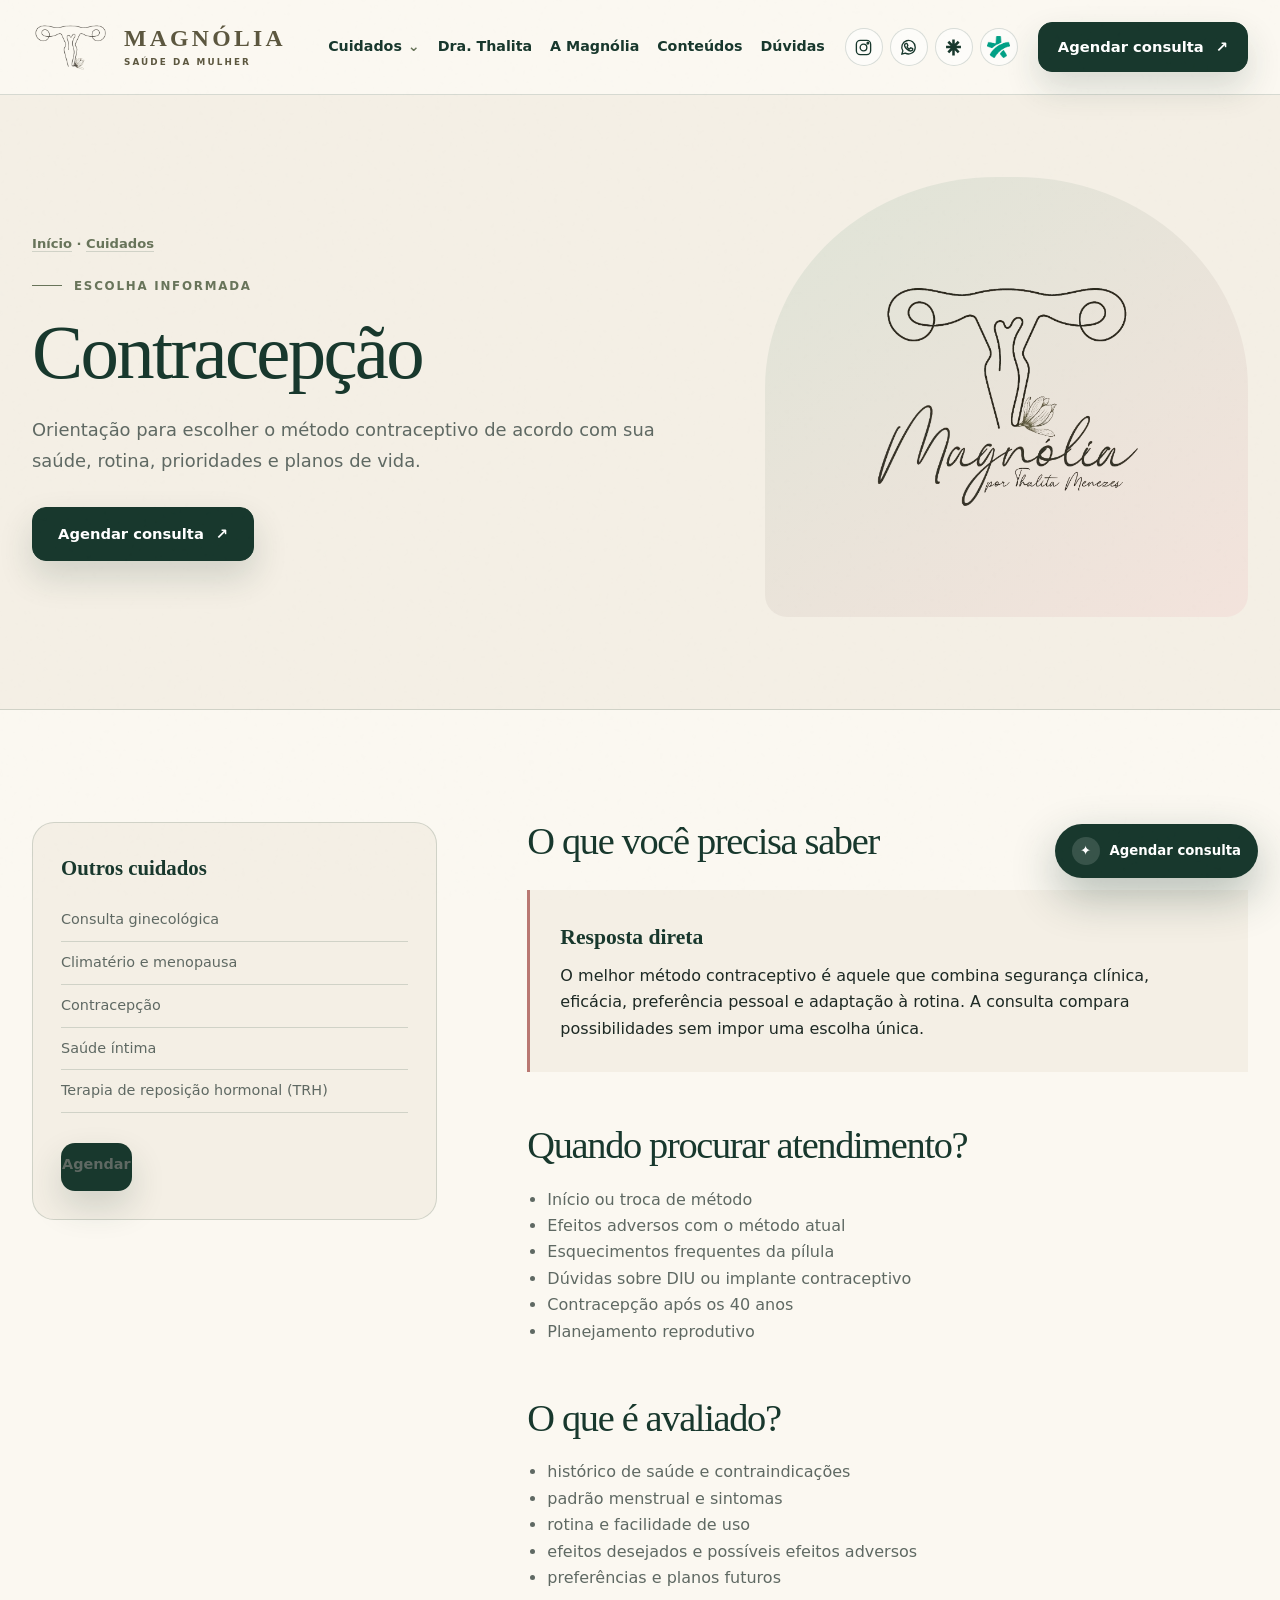
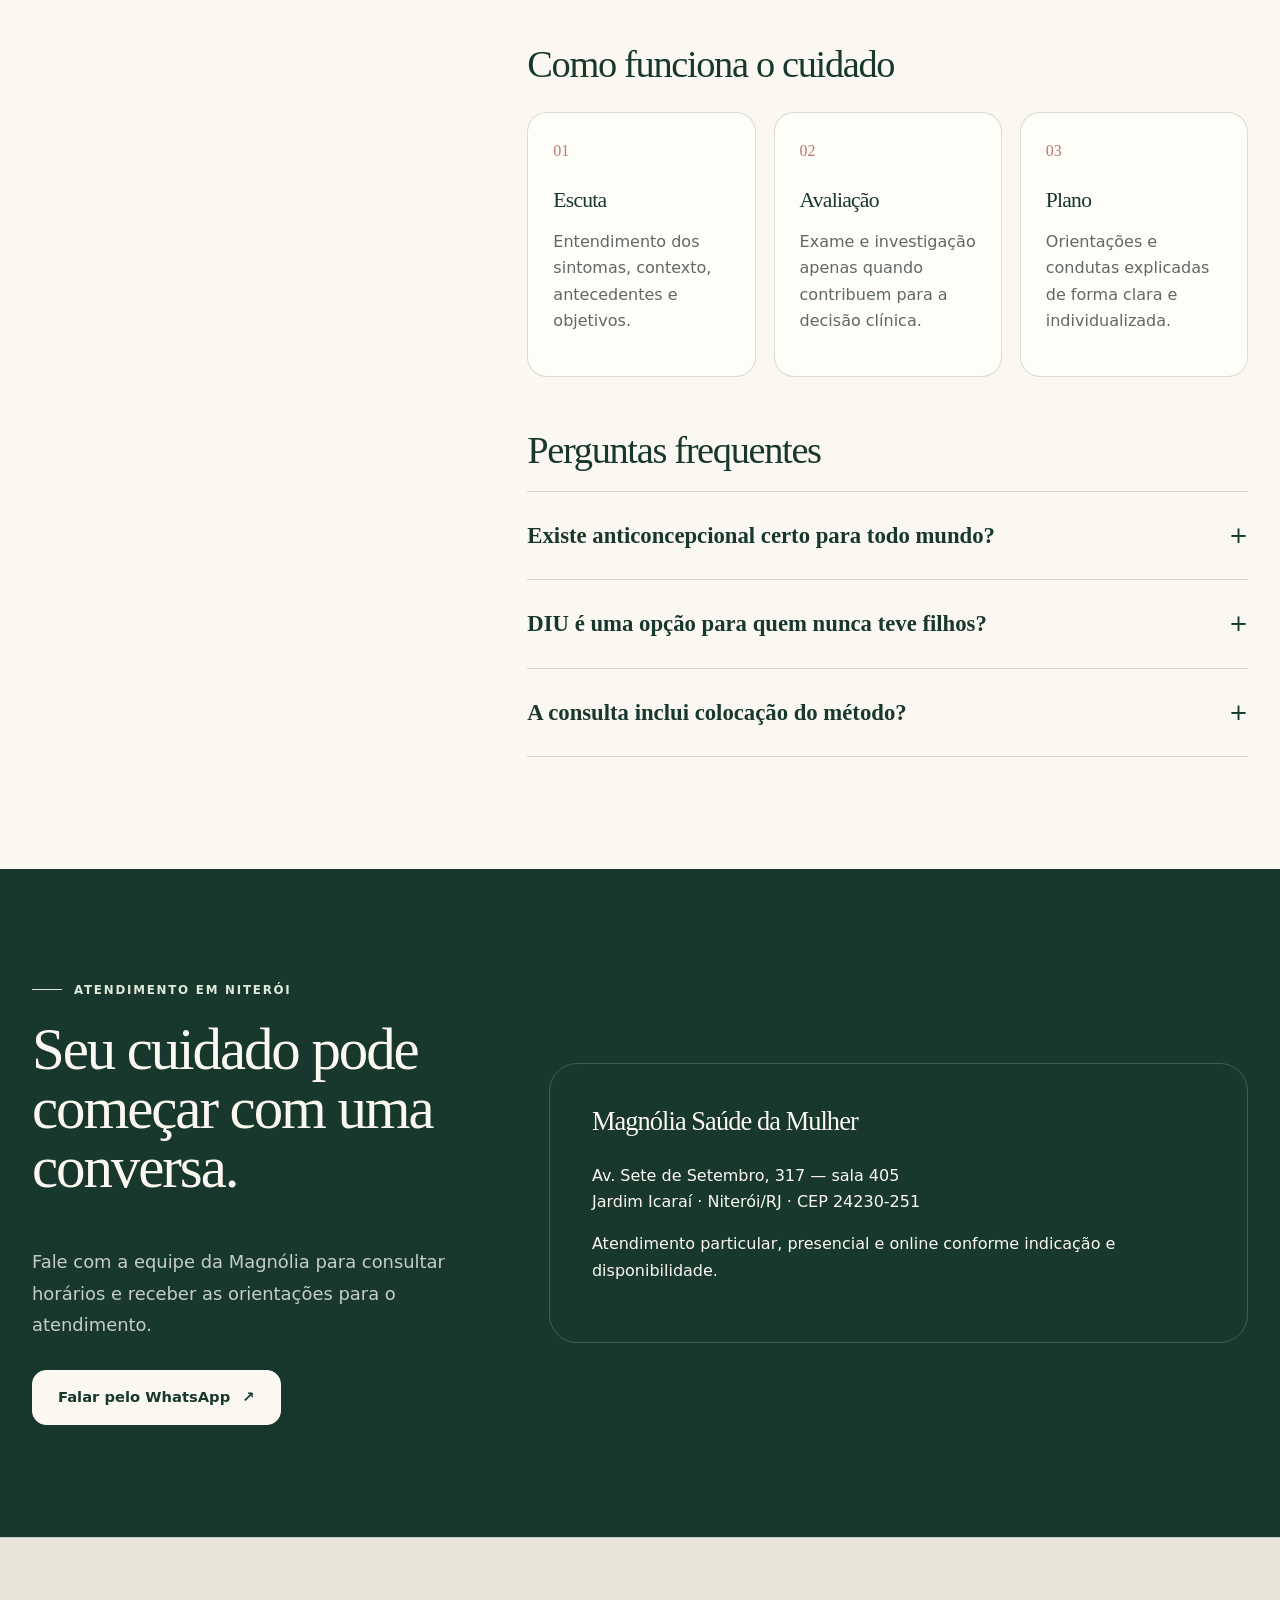
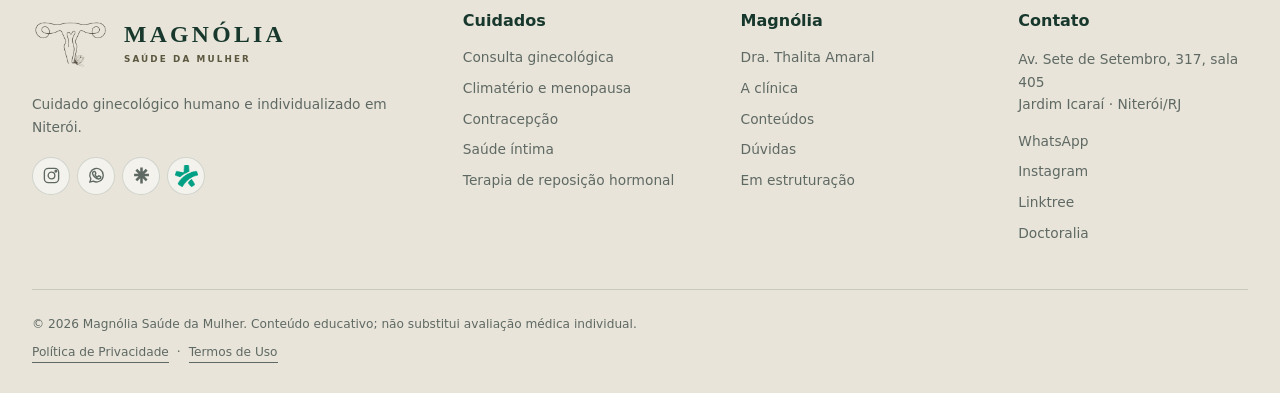
<file: cuidados/contracepcao/index.html>
<!doctype html>
<html lang="pt-BR">
<head>
  <meta charset="utf-8">
  <meta name="viewport" content="width=device-width, initial-scale=1">
  <title>Contracepção em Niterói | Magnólia</title>
  <meta name="description" content="Orientação para escolher o método contraceptivo de acordo com sua saúde, rotina, prioridades e planos de vida.">
  <meta name="robots" content="index, follow">
  <meta name="theme-color" content="#18382d">
  <link rel="canonical" href="https://magnoliasdm.com.br/cuidados/contracepcao/">
  <link rel="icon" href="/favicon.svg" type="image/svg+xml">
  <link rel="stylesheet" href="/assets/site.css?v=20260803-5">
  <script type="application/ld+json">{"@context":"https://schema.org","@graph":[{"@type":"MedicalWebPage","@id":"https://magnoliasdm.com.br/cuidados/contracepcao/#webpage","url":"https://magnoliasdm.com.br/cuidados/contracepcao/","name":"Contracepção em Niterói | Magnólia","description":"Orientação para escolher o método contraceptivo de acordo com sua saúde, rotina, prioridades e planos de vida.","inLanguage":"pt-BR","isPartOf":{"@id":"https://magnoliasdm.com.br/#website"},"datePublished":"2026-08-03","dateModified":"2026-08-03","mainEntity":{"@id":"https://magnoliasdm.com.br/cuidados/contracepcao/#servico"},"reviewedBy":{"@id":"https://magnoliasdm.com.br/dra-thalita-amaral/#medica"},"lastReviewed":"2026-08-03","about":{"@id":"https://magnoliasdm.com.br/cuidados/contracepcao/#servico"},"breadcrumb":{"@id":"https://magnoliasdm.com.br/cuidados/contracepcao/#breadcrumb"}},{"@type":"BreadcrumbList","@id":"https://magnoliasdm.com.br/cuidados/contracepcao/#breadcrumb","itemListElement":[{"@type":"ListItem","position":1,"name":"Início","item":"https://magnoliasdm.com.br/"},{"@type":"ListItem","position":2,"name":"Cuidados","item":"https://magnoliasdm.com.br/cuidados/"},{"@type":"ListItem","position":3,"name":"Contracepção","item":"https://magnoliasdm.com.br/cuidados/contracepcao/"}]},{"@type":"Service","@id":"https://magnoliasdm.com.br/cuidados/contracepcao/#servico","name":"Contracepção","serviceType":"Contracepção","description":"Orientação para escolher o método contraceptivo de acordo com sua saúde, rotina, prioridades e planos de vida.","url":"https://magnoliasdm.com.br/cuidados/contracepcao/","provider":{"@id":"https://magnoliasdm.com.br/#clinica"},"areaServed":{"@type":"City","name":"Niterói"},"audience":{"@type":"PeopleAudience","suggestedGender":"female"}}]}</script>
</head>
<body>

  <header class="site-header">
    <div class="shell nav-bar">
      <a class="brand" href="/" aria-label="Magnólia — Saúde da Mulher, página inicial">
        <span class="brand-symbol"><img src="/logo_contorno.png" alt="" width="493" height="324"></span><span class="brand-copy"><strong>MAGNÓLIA</strong><small>SAÚDE DA MULHER</small></span>
      </a>
      <nav class="desktop-nav" aria-label="Navegação principal">
        <details class="nav-dropdown">
          <summary>Cuidados</summary>
          <div class="nav-dropdown-menu">
            <a href="/cuidados/">Todos os cuidados</a>
            <a href="/cuidados/consulta-ginecologica/">Consulta ginecológica</a>
            <a href="/cuidados/climaterio-menopausa/">Climatério e menopausa</a>
            <a href="/cuidados/contracepcao/">Contracepção</a>
            <a href="/cuidados/saude-intima/">Saúde íntima</a>
            <a href="/cuidados/trh/">Terapia de reposição hormonal</a>
          </div>
        </details>
        <a href="/dra-thalita-amaral/">Dra. Thalita</a>
        <a href="/a-magnolia/">A Magnólia</a>
        <a href="/conteudos/">Conteúdos</a>
        <a href="/duvidas/">Dúvidas</a>
      </nav>
      <div class="social-links header-socials" aria-label="Redes e perfis da Magnólia">
    <a href="https://www.instagram.com/magnoliaporthalita" target="_blank" rel="noopener noreferrer" aria-label="Instagram da Magnólia"><svg viewBox="0 0 24 24" aria-hidden="true"><rect x="3" y="3" width="18" height="18" rx="5"></rect><circle cx="12" cy="12" r="4.2"></circle><circle cx="17.5" cy="6.6" r="1"></circle></svg></a>
    <a href="https://wa.me/5521990368159?text=Ol%C3%A1%2C%20gostaria%20de%20agendar%20uma%20consulta%20com%20a%20Dra.%20Thalita." target="_blank" rel="noopener noreferrer" aria-label="WhatsApp da Magnólia"><svg viewBox="0 0 24 24" aria-hidden="true"><path d="M20.5 11.7a8.5 8.5 0 0 1-12.6 7.4L3.5 20.5l1.4-4.2A8.5 8.5 0 1 1 20.5 11.7Z"></path><path d="M8.3 7.5c.3-.7.7-.7 1-.7h.5c.2 0 .4.1.5.4l.8 1.9c.1.3.1.5-.1.7l-.6.8c-.2.2-.1.5 0 .7.5 1 1.3 1.8 2.3 2.4.3.2.6.2.8 0l.9-1.1c.2-.2.4-.3.7-.2l1.8.8c.3.1.5.3.5.6 0 .4-.2 1.4-.7 1.8-.5.5-1.2.8-2 .8-.8 0-2.7-.4-4.6-2.1-1.5-1.3-2.5-2.9-2.8-3.8-.4-1-.4-2 .1-3Z"></path></svg></a>
    <a href="https://linktr.ee/magnoliaporthalita" target="_blank" rel="noopener noreferrer" aria-label="Linktree da Magnólia"><svg class="linktree-mark" viewBox="0 0 24 24" aria-hidden="true"><path d="M10.4 2h3.2v5.4l3.8-3.8 2.3 2.3-4 4h5.7v3.2h-5.7l4 4-2.3 2.3-3.8-3.8V22h-3.2v-6.4l-3.8 3.8-2.3-2.3 4-4H2.6V9.9h5.7l-4-4 2.3-2.3 3.8 3.8V2Z"></path></svg></a>
    <a class="doctoralia-link" href="https://www.doctoralia.com.br/thalita-menezes-2/ginecologista/niteroi" target="_blank" rel="noopener noreferrer" aria-label="Perfil da Dra. Thalita na Doctoralia"><img src="/doctoralia-symbol.svg" alt="" width="128" height="122"></a>
  </div>
      <a class="button button--small header-cta" href="https://wa.me/5521990368159?text=Ol%C3%A1%2C%20gostaria%20de%20agendar%20uma%20consulta%20com%20a%20Dra.%20Thalita." target="_blank" rel="noopener noreferrer">Agendar consulta <span aria-hidden="true">↗</span></a>
      <button class="mobile-toggle" type="button" data-menu-button aria-expanded="false" aria-controls="mobile-menu">Menu</button>
    </div>
    <nav class="mobile-panel" id="mobile-menu" data-mobile-panel aria-label="Navegação em dispositivos móveis">
      <a href="/cuidados/">Cuidados</a>
      <a href="/dra-thalita-amaral/">Dra. Thalita</a>
      <a href="/a-magnolia/">A Magnólia</a>
      <a href="/conteudos/">Conteúdos</a>
      <a href="/duvidas/">Dúvidas</a>
      <a href="/em-estruturacao/">Em estruturação</a>
      <a href="https://wa.me/5521990368159?text=Ol%C3%A1%2C%20gostaria%20de%20agendar%20uma%20consulta%20com%20a%20Dra.%20Thalita." target="_blank" rel="noopener noreferrer">Agendar consulta</a>
      <div class="social-links mobile-socials" aria-label="Redes e perfis da Magnólia">
    <a href="https://www.instagram.com/magnoliaporthalita" target="_blank" rel="noopener noreferrer" aria-label="Instagram da Magnólia"><svg viewBox="0 0 24 24" aria-hidden="true"><rect x="3" y="3" width="18" height="18" rx="5"></rect><circle cx="12" cy="12" r="4.2"></circle><circle cx="17.5" cy="6.6" r="1"></circle></svg></a>
    <a href="https://wa.me/5521990368159?text=Ol%C3%A1%2C%20gostaria%20de%20agendar%20uma%20consulta%20com%20a%20Dra.%20Thalita." target="_blank" rel="noopener noreferrer" aria-label="WhatsApp da Magnólia"><svg viewBox="0 0 24 24" aria-hidden="true"><path d="M20.5 11.7a8.5 8.5 0 0 1-12.6 7.4L3.5 20.5l1.4-4.2A8.5 8.5 0 1 1 20.5 11.7Z"></path><path d="M8.3 7.5c.3-.7.7-.7 1-.7h.5c.2 0 .4.1.5.4l.8 1.9c.1.3.1.5-.1.7l-.6.8c-.2.2-.1.5 0 .7.5 1 1.3 1.8 2.3 2.4.3.2.6.2.8 0l.9-1.1c.2-.2.4-.3.7-.2l1.8.8c.3.1.5.3.5.6 0 .4-.2 1.4-.7 1.8-.5.5-1.2.8-2 .8-.8 0-2.7-.4-4.6-2.1-1.5-1.3-2.5-2.9-2.8-3.8-.4-1-.4-2 .1-3Z"></path></svg></a>
    <a href="https://linktr.ee/magnoliaporthalita" target="_blank" rel="noopener noreferrer" aria-label="Linktree da Magnólia"><svg class="linktree-mark" viewBox="0 0 24 24" aria-hidden="true"><path d="M10.4 2h3.2v5.4l3.8-3.8 2.3 2.3-4 4h5.7v3.2h-5.7l4 4-2.3 2.3-3.8-3.8V22h-3.2v-6.4l-3.8 3.8-2.3-2.3 4-4H2.6V9.9h5.7l-4-4 2.3-2.3 3.8 3.8V2Z"></path></svg></a>
    <a class="doctoralia-link" href="https://www.doctoralia.com.br/thalita-menezes-2/ginecologista/niteroi" target="_blank" rel="noopener noreferrer" aria-label="Perfil da Dra. Thalita na Doctoralia"><img src="/doctoralia-symbol.svg" alt="" width="128" height="122"></a>
  </div>
    </nav>
  </header>
<main><section class="page-hero">
    <div class="shell page-hero-grid">
      <div data-reveal>
        <div class="breadcrumb"><a href="/">Início</a> · <a href="/cuidados/">Cuidados</a></div>
        <p class="eyebrow">Escolha informada</p>
        <h1>Contracepção</h1>
        <p class="lead">Orientação para escolher o método contraceptivo de acordo com sua saúde, rotina, prioridades e planos de vida.</p>
        <div class="actions"><a class="button" href="https://wa.me/5521990368159?text=Ol%C3%A1%2C%20gostaria%20de%20agendar%20uma%20consulta%20com%20a%20Dra.%20Thalita." target="_blank" rel="noopener noreferrer">Agendar consulta <span aria-hidden="true">↗</span></a></div>
      </div>
      <div class="page-hero-visual page-hero-visual--brand" data-reveal><img class="page-hero-logo" src="/log_marca_contorno.png" alt="Magnólia por Thalita Menezes" width="527" height="413"></div>
    </div>
  </section>
      <section class="section">
        <div class="shell service-layout">
          <aside class="service-aside" data-reveal>
            <strong>Outros cuidados</strong>
            <a href="/cuidados/consulta-ginecologica/">Consulta ginecológica</a><a href="/cuidados/climaterio-menopausa/">Climatério e menopausa</a><a href="/cuidados/contracepcao/">Contracepção</a><a href="/cuidados/saude-intima/">Saúde íntima</a><a href="/cuidados/trh/">Terapia de reposição hormonal (TRH)</a>
            <div class="actions"><a class="button button--small" href="https://wa.me/5521990368159?text=Ol%C3%A1%2C%20gostaria%20de%20agendar%20uma%20consulta%20com%20a%20Dra.%20Thalita." target="_blank" rel="noopener noreferrer">Agendar</a></div>
          </aside>
          <article class="service-copy" data-reveal>
            <h2>O que você precisa saber</h2>
            <div class="answer-box"><strong>Resposta direta</strong>O melhor método contraceptivo é aquele que combina segurança clínica, eficácia, preferência pessoal e adaptação à rotina. A consulta compara possibilidades sem impor uma escolha única.</div>
            <h2>Quando procurar atendimento?</h2>
            <ul><li>Início ou troca de método</li><li>Efeitos adversos com o método atual</li><li>Esquecimentos frequentes da pílula</li><li>Dúvidas sobre DIU ou implante contraceptivo</li><li>Contracepção após os 40 anos</li><li>Planejamento reprodutivo</li></ul>
            <h2>O que é avaliado?</h2>
            <ul><li>histórico de saúde e contraindicações</li><li>padrão menstrual e sintomas</li><li>rotina e facilidade de uso</li><li>efeitos desejados e possíveis efeitos adversos</li><li>preferências e planos futuros</li></ul>
            <h2>Como funciona o cuidado</h2>
            <div class="process-grid">
              <div class="process-card"><span>01</span><h3>Escuta</h3><p>Entendimento dos sintomas, contexto, antecedentes e objetivos.</p></div>
              <div class="process-card"><span>02</span><h3>Avaliação</h3><p>Exame e investigação apenas quando contribuem para a decisão clínica.</p></div>
              <div class="process-card"><span>03</span><h3>Plano</h3><p>Orientações e condutas explicadas de forma clara e individualizada.</p></div>
            </div>
            <h2>Perguntas frequentes</h2>
            <div class="faq-list"><details><summary>Existe anticoncepcional certo para todo mundo?<span>+</span></summary><p>Não. O método precisa ser escolhido individualmente porque riscos, benefícios e preferências variam entre mulheres.</p></details><details><summary>DIU é uma opção para quem nunca teve filhos?<span>+</span></summary><p>Pode ser. A indicação depende da avaliação clínica e da escolha informada da paciente.</p></details><details><summary>A consulta inclui colocação do método?<span>+</span></summary><p>A avaliação e a orientação acontecem primeiro. Quando houver indicação de procedimento, a equipe informa preparo, valores e disponibilidade.</p></details></div>
          </article>
        </div>
      </section>
      <section class="section section--forest">
    <div class="shell contact-grid">
      <div data-reveal>
        <p class="eyebrow eyebrow--light">Atendimento em Niterói</p>
        <h2>Seu cuidado pode começar com uma conversa.</h2>
        <p class="lead">Fale com a equipe da Magnólia para consultar horários e receber as orientações para o atendimento.</p>
        <div class="actions"><a class="button button--light" href="https://wa.me/5521990368159?text=Ol%C3%A1%2C%20gostaria%20de%20agendar%20uma%20consulta%20com%20a%20Dra.%20Thalita." target="_blank" rel="noopener noreferrer">Falar pelo WhatsApp <span aria-hidden="true">↗</span></a></div>
      </div>
      <div class="contact-card" data-reveal>
        <h3>Magnólia Saúde da Mulher</h3>
        <p>Av. Sete de Setembro, 317 — sala 405<br>Jardim Icaraí · Niterói/RJ · CEP 24230-251</p>
        <p>Atendimento particular, presencial e online conforme indicação e disponibilidade.</p>
      </div>
    </div>
  </section></main>

  <footer class="site-footer">
    <div class="shell footer-grid">
      <div class="footer-brand">
        <a class="brand brand--footer" href="/" aria-label="Magnólia — Saúde da Mulher, página inicial"><span class="brand-symbol"><img src="/logo_contorno.png" alt="" width="493" height="324"></span><span class="brand-copy"><strong>MAGNÓLIA</strong><small>SAÚDE DA MULHER</small></span></a>
        <p>Cuidado ginecológico humano e individualizado em Niterói.</p>
        <div class="social-links footer-socials" aria-label="Redes e perfis da Magnólia">
    <a href="https://www.instagram.com/magnoliaporthalita" target="_blank" rel="noopener noreferrer" aria-label="Instagram da Magnólia"><svg viewBox="0 0 24 24" aria-hidden="true"><rect x="3" y="3" width="18" height="18" rx="5"></rect><circle cx="12" cy="12" r="4.2"></circle><circle cx="17.5" cy="6.6" r="1"></circle></svg></a>
    <a href="https://wa.me/5521990368159?text=Ol%C3%A1%2C%20gostaria%20de%20agendar%20uma%20consulta%20com%20a%20Dra.%20Thalita." target="_blank" rel="noopener noreferrer" aria-label="WhatsApp da Magnólia"><svg viewBox="0 0 24 24" aria-hidden="true"><path d="M20.5 11.7a8.5 8.5 0 0 1-12.6 7.4L3.5 20.5l1.4-4.2A8.5 8.5 0 1 1 20.5 11.7Z"></path><path d="M8.3 7.5c.3-.7.7-.7 1-.7h.5c.2 0 .4.1.5.4l.8 1.9c.1.3.1.5-.1.7l-.6.8c-.2.2-.1.5 0 .7.5 1 1.3 1.8 2.3 2.4.3.2.6.2.8 0l.9-1.1c.2-.2.4-.3.7-.2l1.8.8c.3.1.5.3.5.6 0 .4-.2 1.4-.7 1.8-.5.5-1.2.8-2 .8-.8 0-2.7-.4-4.6-2.1-1.5-1.3-2.5-2.9-2.8-3.8-.4-1-.4-2 .1-3Z"></path></svg></a>
    <a href="https://linktr.ee/magnoliaporthalita" target="_blank" rel="noopener noreferrer" aria-label="Linktree da Magnólia"><svg class="linktree-mark" viewBox="0 0 24 24" aria-hidden="true"><path d="M10.4 2h3.2v5.4l3.8-3.8 2.3 2.3-4 4h5.7v3.2h-5.7l4 4-2.3 2.3-3.8-3.8V22h-3.2v-6.4l-3.8 3.8-2.3-2.3 4-4H2.6V9.9h5.7l-4-4 2.3-2.3 3.8 3.8V2Z"></path></svg></a>
    <a class="doctoralia-link" href="https://www.doctoralia.com.br/thalita-menezes-2/ginecologista/niteroi" target="_blank" rel="noopener noreferrer" aria-label="Perfil da Dra. Thalita na Doctoralia"><img src="/doctoralia-symbol.svg" alt="" width="128" height="122"></a>
  </div>
      </div>
      <div>
        <strong>Cuidados</strong>
        <div class="footer-links">
          <a href="/cuidados/consulta-ginecologica/">Consulta ginecológica</a>
          <a href="/cuidados/climaterio-menopausa/">Climatério e menopausa</a>
          <a href="/cuidados/contracepcao/">Contracepção</a>
          <a href="/cuidados/saude-intima/">Saúde íntima</a>
          <a href="/cuidados/trh/">Terapia de reposição hormonal</a>
        </div>
      </div>
      <div>
        <strong>Magnólia</strong>
        <div class="footer-links">
          <a href="/dra-thalita-amaral/">Dra. Thalita Amaral</a>
          <a href="/a-magnolia/">A clínica</a>
          <a href="/conteudos/">Conteúdos</a>
          <a href="/duvidas/">Dúvidas</a>
          <a href="/em-estruturacao/">Em estruturação</a>
        </div>
      </div>
      <div>
        <strong>Contato</strong>
        <p>Av. Sete de Setembro, 317, sala 405<br>Jardim Icaraí · Niterói/RJ</p>
        <div class="footer-links">
          <a href="https://wa.me/5521990368159?text=Ol%C3%A1%2C%20gostaria%20de%20agendar%20uma%20consulta%20com%20a%20Dra.%20Thalita." target="_blank" rel="noopener noreferrer">WhatsApp</a>
          <a href="https://www.instagram.com/magnoliaporthalita" target="_blank" rel="noopener noreferrer">Instagram</a>
          <a href="https://linktr.ee/magnoliaporthalita" target="_blank" rel="noopener noreferrer">Linktree</a>
          <a href="https://www.doctoralia.com.br/thalita-menezes-2/ginecologista/niteroi" target="_blank" rel="noopener noreferrer">Doctoralia</a>
        </div>
      </div>
    </div>
    <div class="shell footer-legal"><span>© <span data-year>2026</span> Magnólia Saúde da Mulher. Conteúdo educativo; não substitui avaliação médica individual.</span><span class="footer-legal-links"><a href="/politica-de-privacidade/">Política de Privacidade</a><span aria-hidden="true">·</span><a href="/termos-de-uso/">Termos de Uso</a></span></div>
  </footer>
  <a class="floating-whatsapp" href="https://wa.me/5521990368159?text=Ol%C3%A1%2C%20gostaria%20de%20agendar%20uma%20consulta%20com%20a%20Dra.%20Thalita." target="_blank" rel="noopener noreferrer" aria-label="Agendar consulta pelo WhatsApp"><span>✦</span> Agendar consulta</a>
<script src="/assets/site.js?v=20260803-5" defer></script>
</body>
</html>
</file>
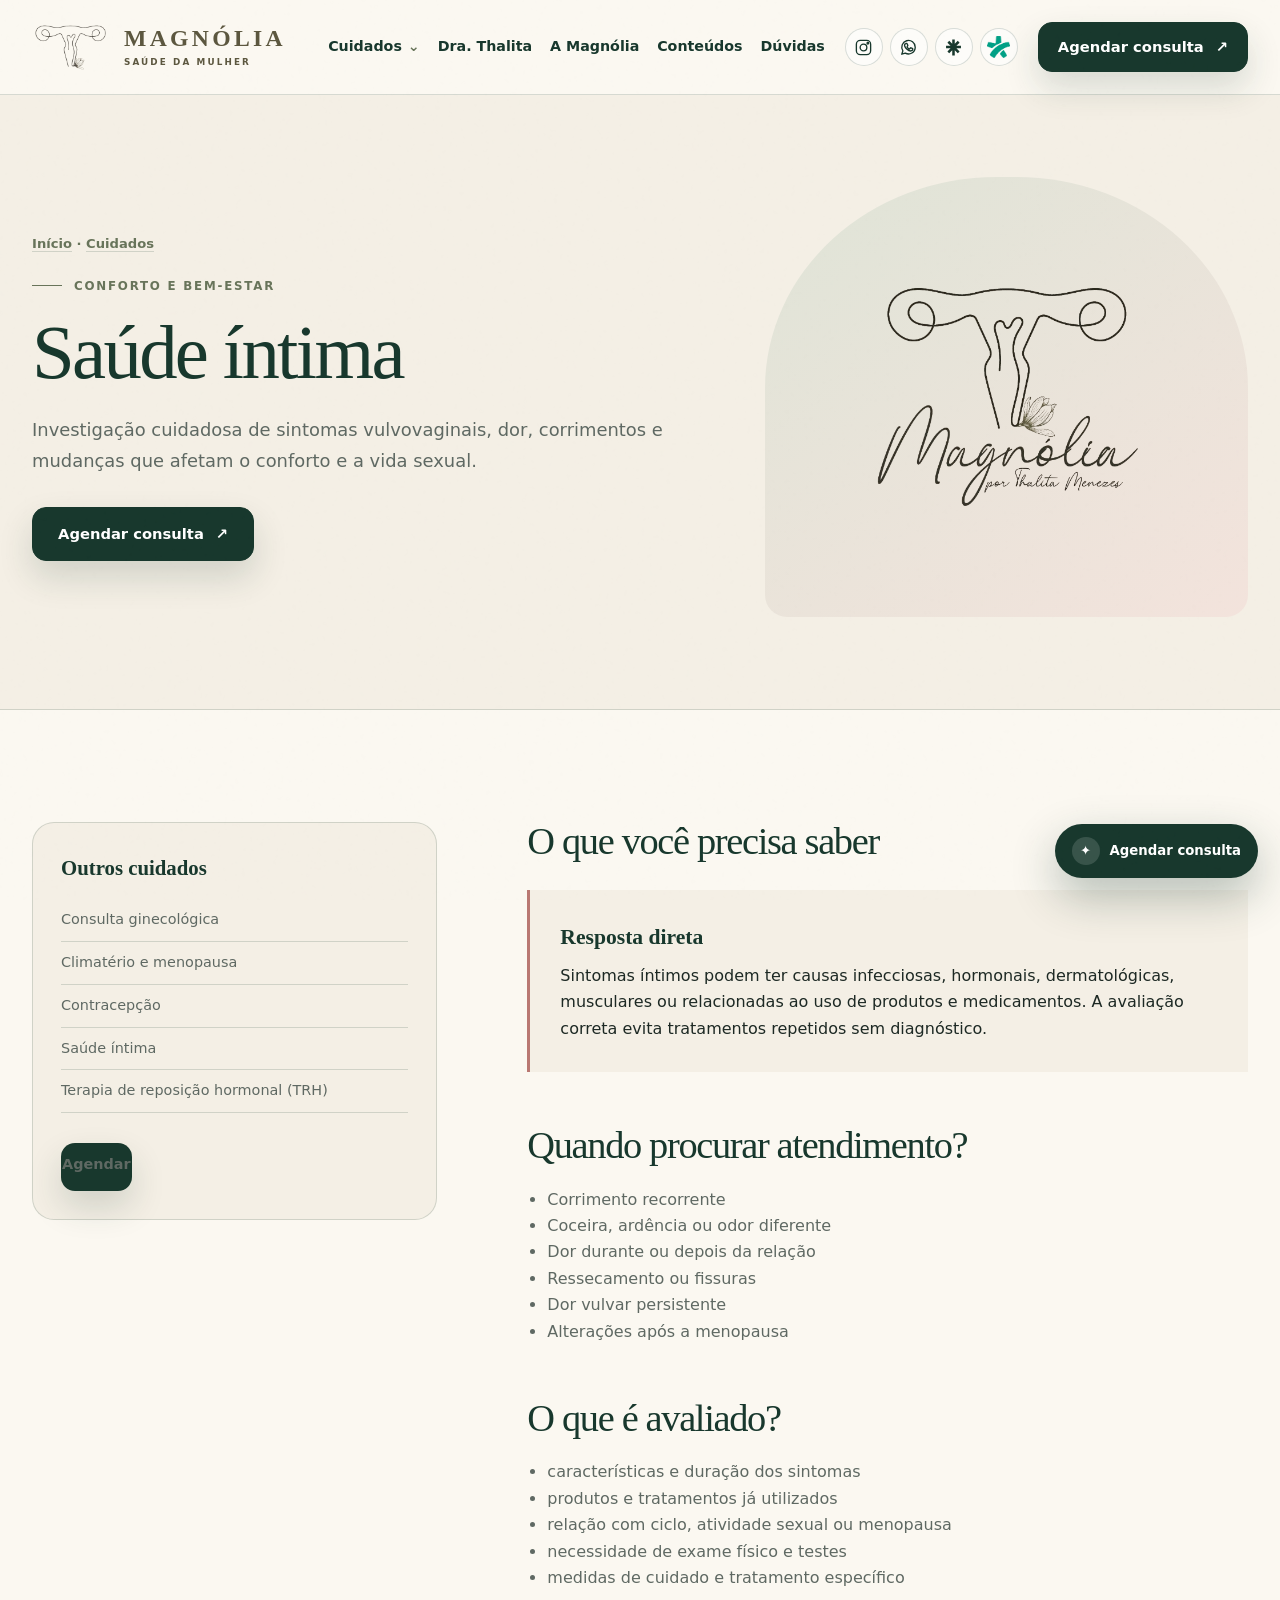
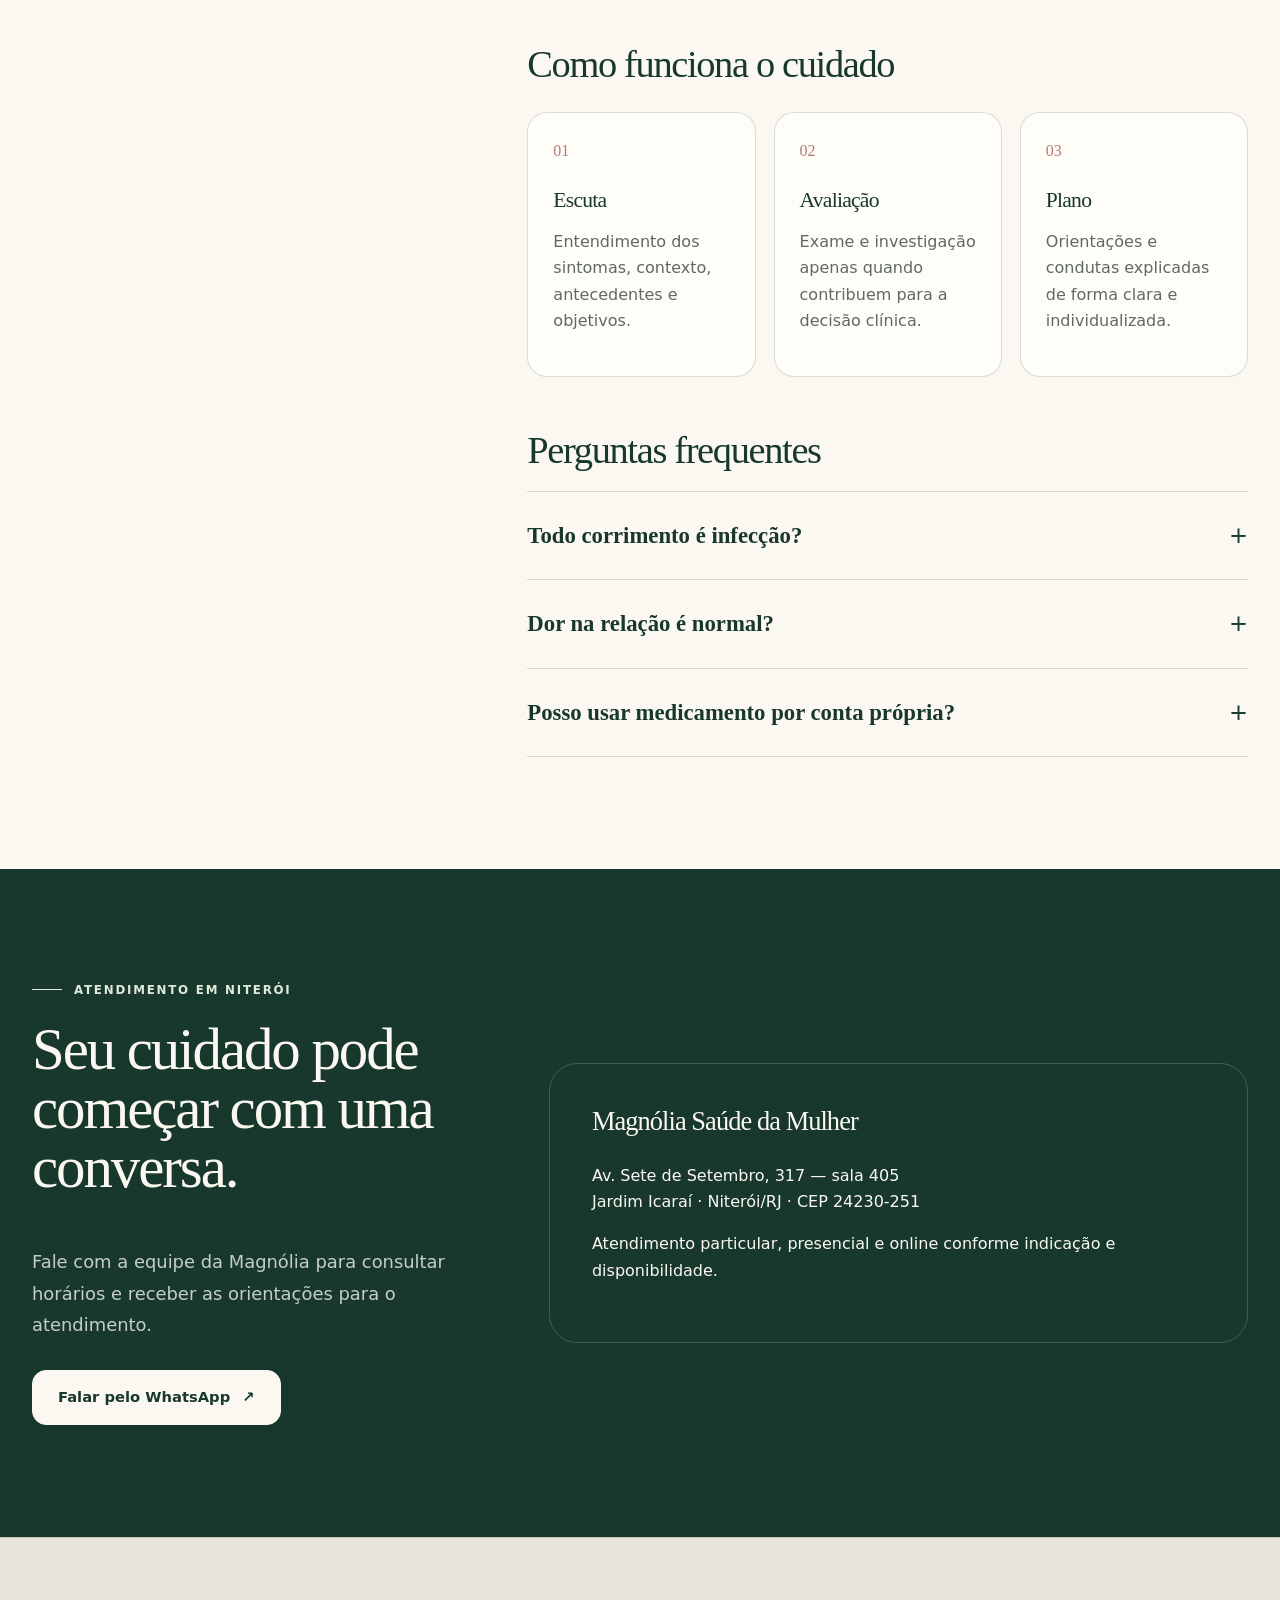
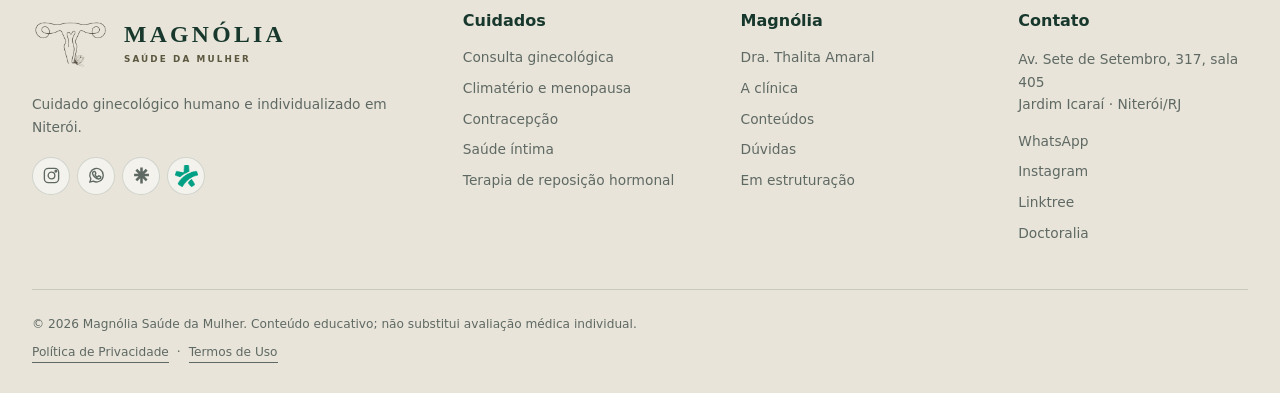
<file: cuidados/saude-intima/index.html>
<!doctype html>
<html lang="pt-BR">
<head>
  <meta charset="utf-8">
  <meta name="viewport" content="width=device-width, initial-scale=1">
  <title>Saúde íntima em Niterói | Magnólia</title>
  <meta name="description" content="Investigação cuidadosa de sintomas vulvovaginais, dor, corrimentos e mudanças que afetam o conforto e a vida sexual.">
  <meta name="robots" content="index, follow">
  <meta name="theme-color" content="#18382d">
  <link rel="canonical" href="https://magnoliasdm.com.br/cuidados/saude-intima/">
  <link rel="icon" href="/favicon.svg" type="image/svg+xml">
  <link rel="stylesheet" href="/assets/site.css?v=20260803-5">
  <script type="application/ld+json">{"@context":"https://schema.org","@graph":[{"@type":"MedicalWebPage","@id":"https://magnoliasdm.com.br/cuidados/saude-intima/#webpage","url":"https://magnoliasdm.com.br/cuidados/saude-intima/","name":"Saúde íntima em Niterói | Magnólia","description":"Investigação cuidadosa de sintomas vulvovaginais, dor, corrimentos e mudanças que afetam o conforto e a vida sexual.","inLanguage":"pt-BR","isPartOf":{"@id":"https://magnoliasdm.com.br/#website"},"datePublished":"2026-08-03","dateModified":"2026-08-03","mainEntity":{"@id":"https://magnoliasdm.com.br/cuidados/saude-intima/#servico"},"reviewedBy":{"@id":"https://magnoliasdm.com.br/dra-thalita-amaral/#medica"},"lastReviewed":"2026-08-03","about":{"@id":"https://magnoliasdm.com.br/cuidados/saude-intima/#servico"},"breadcrumb":{"@id":"https://magnoliasdm.com.br/cuidados/saude-intima/#breadcrumb"}},{"@type":"BreadcrumbList","@id":"https://magnoliasdm.com.br/cuidados/saude-intima/#breadcrumb","itemListElement":[{"@type":"ListItem","position":1,"name":"Início","item":"https://magnoliasdm.com.br/"},{"@type":"ListItem","position":2,"name":"Cuidados","item":"https://magnoliasdm.com.br/cuidados/"},{"@type":"ListItem","position":3,"name":"Saúde íntima","item":"https://magnoliasdm.com.br/cuidados/saude-intima/"}]},{"@type":"Service","@id":"https://magnoliasdm.com.br/cuidados/saude-intima/#servico","name":"Saúde íntima","serviceType":"Saúde íntima","description":"Investigação cuidadosa de sintomas vulvovaginais, dor, corrimentos e mudanças que afetam o conforto e a vida sexual.","url":"https://magnoliasdm.com.br/cuidados/saude-intima/","provider":{"@id":"https://magnoliasdm.com.br/#clinica"},"areaServed":{"@type":"City","name":"Niterói"},"audience":{"@type":"PeopleAudience","suggestedGender":"female"}}]}</script>
</head>
<body>

  <header class="site-header">
    <div class="shell nav-bar">
      <a class="brand" href="/" aria-label="Magnólia — Saúde da Mulher, página inicial">
        <span class="brand-symbol"><img src="/logo_contorno.png" alt="" width="493" height="324"></span><span class="brand-copy"><strong>MAGNÓLIA</strong><small>SAÚDE DA MULHER</small></span>
      </a>
      <nav class="desktop-nav" aria-label="Navegação principal">
        <details class="nav-dropdown">
          <summary>Cuidados</summary>
          <div class="nav-dropdown-menu">
            <a href="/cuidados/">Todos os cuidados</a>
            <a href="/cuidados/consulta-ginecologica/">Consulta ginecológica</a>
            <a href="/cuidados/climaterio-menopausa/">Climatério e menopausa</a>
            <a href="/cuidados/contracepcao/">Contracepção</a>
            <a href="/cuidados/saude-intima/">Saúde íntima</a>
            <a href="/cuidados/trh/">Terapia de reposição hormonal</a>
          </div>
        </details>
        <a href="/dra-thalita-amaral/">Dra. Thalita</a>
        <a href="/a-magnolia/">A Magnólia</a>
        <a href="/conteudos/">Conteúdos</a>
        <a href="/duvidas/">Dúvidas</a>
      </nav>
      <div class="social-links header-socials" aria-label="Redes e perfis da Magnólia">
    <a href="https://www.instagram.com/magnoliaporthalita" target="_blank" rel="noopener noreferrer" aria-label="Instagram da Magnólia"><svg viewBox="0 0 24 24" aria-hidden="true"><rect x="3" y="3" width="18" height="18" rx="5"></rect><circle cx="12" cy="12" r="4.2"></circle><circle cx="17.5" cy="6.6" r="1"></circle></svg></a>
    <a href="https://wa.me/5521990368159?text=Ol%C3%A1%2C%20gostaria%20de%20agendar%20uma%20consulta%20com%20a%20Dra.%20Thalita." target="_blank" rel="noopener noreferrer" aria-label="WhatsApp da Magnólia"><svg viewBox="0 0 24 24" aria-hidden="true"><path d="M20.5 11.7a8.5 8.5 0 0 1-12.6 7.4L3.5 20.5l1.4-4.2A8.5 8.5 0 1 1 20.5 11.7Z"></path><path d="M8.3 7.5c.3-.7.7-.7 1-.7h.5c.2 0 .4.1.5.4l.8 1.9c.1.3.1.5-.1.7l-.6.8c-.2.2-.1.5 0 .7.5 1 1.3 1.8 2.3 2.4.3.2.6.2.8 0l.9-1.1c.2-.2.4-.3.7-.2l1.8.8c.3.1.5.3.5.6 0 .4-.2 1.4-.7 1.8-.5.5-1.2.8-2 .8-.8 0-2.7-.4-4.6-2.1-1.5-1.3-2.5-2.9-2.8-3.8-.4-1-.4-2 .1-3Z"></path></svg></a>
    <a href="https://linktr.ee/magnoliaporthalita" target="_blank" rel="noopener noreferrer" aria-label="Linktree da Magnólia"><svg class="linktree-mark" viewBox="0 0 24 24" aria-hidden="true"><path d="M10.4 2h3.2v5.4l3.8-3.8 2.3 2.3-4 4h5.7v3.2h-5.7l4 4-2.3 2.3-3.8-3.8V22h-3.2v-6.4l-3.8 3.8-2.3-2.3 4-4H2.6V9.9h5.7l-4-4 2.3-2.3 3.8 3.8V2Z"></path></svg></a>
    <a class="doctoralia-link" href="https://www.doctoralia.com.br/thalita-menezes-2/ginecologista/niteroi" target="_blank" rel="noopener noreferrer" aria-label="Perfil da Dra. Thalita na Doctoralia"><img src="/doctoralia-symbol.svg" alt="" width="128" height="122"></a>
  </div>
      <a class="button button--small header-cta" href="https://wa.me/5521990368159?text=Ol%C3%A1%2C%20gostaria%20de%20agendar%20uma%20consulta%20com%20a%20Dra.%20Thalita." target="_blank" rel="noopener noreferrer">Agendar consulta <span aria-hidden="true">↗</span></a>
      <button class="mobile-toggle" type="button" data-menu-button aria-expanded="false" aria-controls="mobile-menu">Menu</button>
    </div>
    <nav class="mobile-panel" id="mobile-menu" data-mobile-panel aria-label="Navegação em dispositivos móveis">
      <a href="/cuidados/">Cuidados</a>
      <a href="/dra-thalita-amaral/">Dra. Thalita</a>
      <a href="/a-magnolia/">A Magnólia</a>
      <a href="/conteudos/">Conteúdos</a>
      <a href="/duvidas/">Dúvidas</a>
      <a href="/em-estruturacao/">Em estruturação</a>
      <a href="https://wa.me/5521990368159?text=Ol%C3%A1%2C%20gostaria%20de%20agendar%20uma%20consulta%20com%20a%20Dra.%20Thalita." target="_blank" rel="noopener noreferrer">Agendar consulta</a>
      <div class="social-links mobile-socials" aria-label="Redes e perfis da Magnólia">
    <a href="https://www.instagram.com/magnoliaporthalita" target="_blank" rel="noopener noreferrer" aria-label="Instagram da Magnólia"><svg viewBox="0 0 24 24" aria-hidden="true"><rect x="3" y="3" width="18" height="18" rx="5"></rect><circle cx="12" cy="12" r="4.2"></circle><circle cx="17.5" cy="6.6" r="1"></circle></svg></a>
    <a href="https://wa.me/5521990368159?text=Ol%C3%A1%2C%20gostaria%20de%20agendar%20uma%20consulta%20com%20a%20Dra.%20Thalita." target="_blank" rel="noopener noreferrer" aria-label="WhatsApp da Magnólia"><svg viewBox="0 0 24 24" aria-hidden="true"><path d="M20.5 11.7a8.5 8.5 0 0 1-12.6 7.4L3.5 20.5l1.4-4.2A8.5 8.5 0 1 1 20.5 11.7Z"></path><path d="M8.3 7.5c.3-.7.7-.7 1-.7h.5c.2 0 .4.1.5.4l.8 1.9c.1.3.1.5-.1.7l-.6.8c-.2.2-.1.5 0 .7.5 1 1.3 1.8 2.3 2.4.3.2.6.2.8 0l.9-1.1c.2-.2.4-.3.7-.2l1.8.8c.3.1.5.3.5.6 0 .4-.2 1.4-.7 1.8-.5.5-1.2.8-2 .8-.8 0-2.7-.4-4.6-2.1-1.5-1.3-2.5-2.9-2.8-3.8-.4-1-.4-2 .1-3Z"></path></svg></a>
    <a href="https://linktr.ee/magnoliaporthalita" target="_blank" rel="noopener noreferrer" aria-label="Linktree da Magnólia"><svg class="linktree-mark" viewBox="0 0 24 24" aria-hidden="true"><path d="M10.4 2h3.2v5.4l3.8-3.8 2.3 2.3-4 4h5.7v3.2h-5.7l4 4-2.3 2.3-3.8-3.8V22h-3.2v-6.4l-3.8 3.8-2.3-2.3 4-4H2.6V9.9h5.7l-4-4 2.3-2.3 3.8 3.8V2Z"></path></svg></a>
    <a class="doctoralia-link" href="https://www.doctoralia.com.br/thalita-menezes-2/ginecologista/niteroi" target="_blank" rel="noopener noreferrer" aria-label="Perfil da Dra. Thalita na Doctoralia"><img src="/doctoralia-symbol.svg" alt="" width="128" height="122"></a>
  </div>
    </nav>
  </header>
<main><section class="page-hero">
    <div class="shell page-hero-grid">
      <div data-reveal>
        <div class="breadcrumb"><a href="/">Início</a> · <a href="/cuidados/">Cuidados</a></div>
        <p class="eyebrow">Conforto e bem-estar</p>
        <h1>Saúde íntima</h1>
        <p class="lead">Investigação cuidadosa de sintomas vulvovaginais, dor, corrimentos e mudanças que afetam o conforto e a vida sexual.</p>
        <div class="actions"><a class="button" href="https://wa.me/5521990368159?text=Ol%C3%A1%2C%20gostaria%20de%20agendar%20uma%20consulta%20com%20a%20Dra.%20Thalita." target="_blank" rel="noopener noreferrer">Agendar consulta <span aria-hidden="true">↗</span></a></div>
      </div>
      <div class="page-hero-visual page-hero-visual--brand" data-reveal><img class="page-hero-logo" src="/log_marca_contorno.png" alt="Magnólia por Thalita Menezes" width="527" height="413"></div>
    </div>
  </section>
      <section class="section">
        <div class="shell service-layout">
          <aside class="service-aside" data-reveal>
            <strong>Outros cuidados</strong>
            <a href="/cuidados/consulta-ginecologica/">Consulta ginecológica</a><a href="/cuidados/climaterio-menopausa/">Climatério e menopausa</a><a href="/cuidados/contracepcao/">Contracepção</a><a href="/cuidados/saude-intima/">Saúde íntima</a><a href="/cuidados/trh/">Terapia de reposição hormonal (TRH)</a>
            <div class="actions"><a class="button button--small" href="https://wa.me/5521990368159?text=Ol%C3%A1%2C%20gostaria%20de%20agendar%20uma%20consulta%20com%20a%20Dra.%20Thalita." target="_blank" rel="noopener noreferrer">Agendar</a></div>
          </aside>
          <article class="service-copy" data-reveal>
            <h2>O que você precisa saber</h2>
            <div class="answer-box"><strong>Resposta direta</strong>Sintomas íntimos podem ter causas infecciosas, hormonais, dermatológicas, musculares ou relacionadas ao uso de produtos e medicamentos. A avaliação correta evita tratamentos repetidos sem diagnóstico.</div>
            <h2>Quando procurar atendimento?</h2>
            <ul><li>Corrimento recorrente</li><li>Coceira, ardência ou odor diferente</li><li>Dor durante ou depois da relação</li><li>Ressecamento ou fissuras</li><li>Dor vulvar persistente</li><li>Alterações após a menopausa</li></ul>
            <h2>O que é avaliado?</h2>
            <ul><li>características e duração dos sintomas</li><li>produtos e tratamentos já utilizados</li><li>relação com ciclo, atividade sexual ou menopausa</li><li>necessidade de exame físico e testes</li><li>medidas de cuidado e tratamento específico</li></ul>
            <h2>Como funciona o cuidado</h2>
            <div class="process-grid">
              <div class="process-card"><span>01</span><h3>Escuta</h3><p>Entendimento dos sintomas, contexto, antecedentes e objetivos.</p></div>
              <div class="process-card"><span>02</span><h3>Avaliação</h3><p>Exame e investigação apenas quando contribuem para a decisão clínica.</p></div>
              <div class="process-card"><span>03</span><h3>Plano</h3><p>Orientações e condutas explicadas de forma clara e individualizada.</p></div>
            </div>
            <h2>Perguntas frequentes</h2>
            <div class="faq-list"><details><summary>Todo corrimento é infecção?<span>+</span></summary><p>Não. A secreção vaginal pode ser fisiológica ou estar ligada a diferentes condições. Cor, odor e sintomas associados ajudam na avaliação.</p></details><details><summary>Dor na relação é normal?<span>+</span></summary><p>Não deve ser naturalizada. A dor merece investigação porque pode ter diferentes causas e tratamentos.</p></details><details><summary>Posso usar medicamento por conta própria?<span>+</span></summary><p>O uso repetido sem diagnóstico pode mascarar sintomas ou piorar desequilíbrios locais. O ideal é avaliar a causa.</p></details></div>
          </article>
        </div>
      </section>
      <section class="section section--forest">
    <div class="shell contact-grid">
      <div data-reveal>
        <p class="eyebrow eyebrow--light">Atendimento em Niterói</p>
        <h2>Seu cuidado pode começar com uma conversa.</h2>
        <p class="lead">Fale com a equipe da Magnólia para consultar horários e receber as orientações para o atendimento.</p>
        <div class="actions"><a class="button button--light" href="https://wa.me/5521990368159?text=Ol%C3%A1%2C%20gostaria%20de%20agendar%20uma%20consulta%20com%20a%20Dra.%20Thalita." target="_blank" rel="noopener noreferrer">Falar pelo WhatsApp <span aria-hidden="true">↗</span></a></div>
      </div>
      <div class="contact-card" data-reveal>
        <h3>Magnólia Saúde da Mulher</h3>
        <p>Av. Sete de Setembro, 317 — sala 405<br>Jardim Icaraí · Niterói/RJ · CEP 24230-251</p>
        <p>Atendimento particular, presencial e online conforme indicação e disponibilidade.</p>
      </div>
    </div>
  </section></main>

  <footer class="site-footer">
    <div class="shell footer-grid">
      <div class="footer-brand">
        <a class="brand brand--footer" href="/" aria-label="Magnólia — Saúde da Mulher, página inicial"><span class="brand-symbol"><img src="/logo_contorno.png" alt="" width="493" height="324"></span><span class="brand-copy"><strong>MAGNÓLIA</strong><small>SAÚDE DA MULHER</small></span></a>
        <p>Cuidado ginecológico humano e individualizado em Niterói.</p>
        <div class="social-links footer-socials" aria-label="Redes e perfis da Magnólia">
    <a href="https://www.instagram.com/magnoliaporthalita" target="_blank" rel="noopener noreferrer" aria-label="Instagram da Magnólia"><svg viewBox="0 0 24 24" aria-hidden="true"><rect x="3" y="3" width="18" height="18" rx="5"></rect><circle cx="12" cy="12" r="4.2"></circle><circle cx="17.5" cy="6.6" r="1"></circle></svg></a>
    <a href="https://wa.me/5521990368159?text=Ol%C3%A1%2C%20gostaria%20de%20agendar%20uma%20consulta%20com%20a%20Dra.%20Thalita." target="_blank" rel="noopener noreferrer" aria-label="WhatsApp da Magnólia"><svg viewBox="0 0 24 24" aria-hidden="true"><path d="M20.5 11.7a8.5 8.5 0 0 1-12.6 7.4L3.5 20.5l1.4-4.2A8.5 8.5 0 1 1 20.5 11.7Z"></path><path d="M8.3 7.5c.3-.7.7-.7 1-.7h.5c.2 0 .4.1.5.4l.8 1.9c.1.3.1.5-.1.7l-.6.8c-.2.2-.1.5 0 .7.5 1 1.3 1.8 2.3 2.4.3.2.6.2.8 0l.9-1.1c.2-.2.4-.3.7-.2l1.8.8c.3.1.5.3.5.6 0 .4-.2 1.4-.7 1.8-.5.5-1.2.8-2 .8-.8 0-2.7-.4-4.6-2.1-1.5-1.3-2.5-2.9-2.8-3.8-.4-1-.4-2 .1-3Z"></path></svg></a>
    <a href="https://linktr.ee/magnoliaporthalita" target="_blank" rel="noopener noreferrer" aria-label="Linktree da Magnólia"><svg class="linktree-mark" viewBox="0 0 24 24" aria-hidden="true"><path d="M10.4 2h3.2v5.4l3.8-3.8 2.3 2.3-4 4h5.7v3.2h-5.7l4 4-2.3 2.3-3.8-3.8V22h-3.2v-6.4l-3.8 3.8-2.3-2.3 4-4H2.6V9.9h5.7l-4-4 2.3-2.3 3.8 3.8V2Z"></path></svg></a>
    <a class="doctoralia-link" href="https://www.doctoralia.com.br/thalita-menezes-2/ginecologista/niteroi" target="_blank" rel="noopener noreferrer" aria-label="Perfil da Dra. Thalita na Doctoralia"><img src="/doctoralia-symbol.svg" alt="" width="128" height="122"></a>
  </div>
      </div>
      <div>
        <strong>Cuidados</strong>
        <div class="footer-links">
          <a href="/cuidados/consulta-ginecologica/">Consulta ginecológica</a>
          <a href="/cuidados/climaterio-menopausa/">Climatério e menopausa</a>
          <a href="/cuidados/contracepcao/">Contracepção</a>
          <a href="/cuidados/saude-intima/">Saúde íntima</a>
          <a href="/cuidados/trh/">Terapia de reposição hormonal</a>
        </div>
      </div>
      <div>
        <strong>Magnólia</strong>
        <div class="footer-links">
          <a href="/dra-thalita-amaral/">Dra. Thalita Amaral</a>
          <a href="/a-magnolia/">A clínica</a>
          <a href="/conteudos/">Conteúdos</a>
          <a href="/duvidas/">Dúvidas</a>
          <a href="/em-estruturacao/">Em estruturação</a>
        </div>
      </div>
      <div>
        <strong>Contato</strong>
        <p>Av. Sete de Setembro, 317, sala 405<br>Jardim Icaraí · Niterói/RJ</p>
        <div class="footer-links">
          <a href="https://wa.me/5521990368159?text=Ol%C3%A1%2C%20gostaria%20de%20agendar%20uma%20consulta%20com%20a%20Dra.%20Thalita." target="_blank" rel="noopener noreferrer">WhatsApp</a>
          <a href="https://www.instagram.com/magnoliaporthalita" target="_blank" rel="noopener noreferrer">Instagram</a>
          <a href="https://linktr.ee/magnoliaporthalita" target="_blank" rel="noopener noreferrer">Linktree</a>
          <a href="https://www.doctoralia.com.br/thalita-menezes-2/ginecologista/niteroi" target="_blank" rel="noopener noreferrer">Doctoralia</a>
        </div>
      </div>
    </div>
    <div class="shell footer-legal"><span>© <span data-year>2026</span> Magnólia Saúde da Mulher. Conteúdo educativo; não substitui avaliação médica individual.</span><span class="footer-legal-links"><a href="/politica-de-privacidade/">Política de Privacidade</a><span aria-hidden="true">·</span><a href="/termos-de-uso/">Termos de Uso</a></span></div>
  </footer>
  <a class="floating-whatsapp" href="https://wa.me/5521990368159?text=Ol%C3%A1%2C%20gostaria%20de%20agendar%20uma%20consulta%20com%20a%20Dra.%20Thalita." target="_blank" rel="noopener noreferrer" aria-label="Agendar consulta pelo WhatsApp"><span>✦</span> Agendar consulta</a>
<script src="/assets/site.js?v=20260803-5" defer></script>
</body>
</html>
</file>
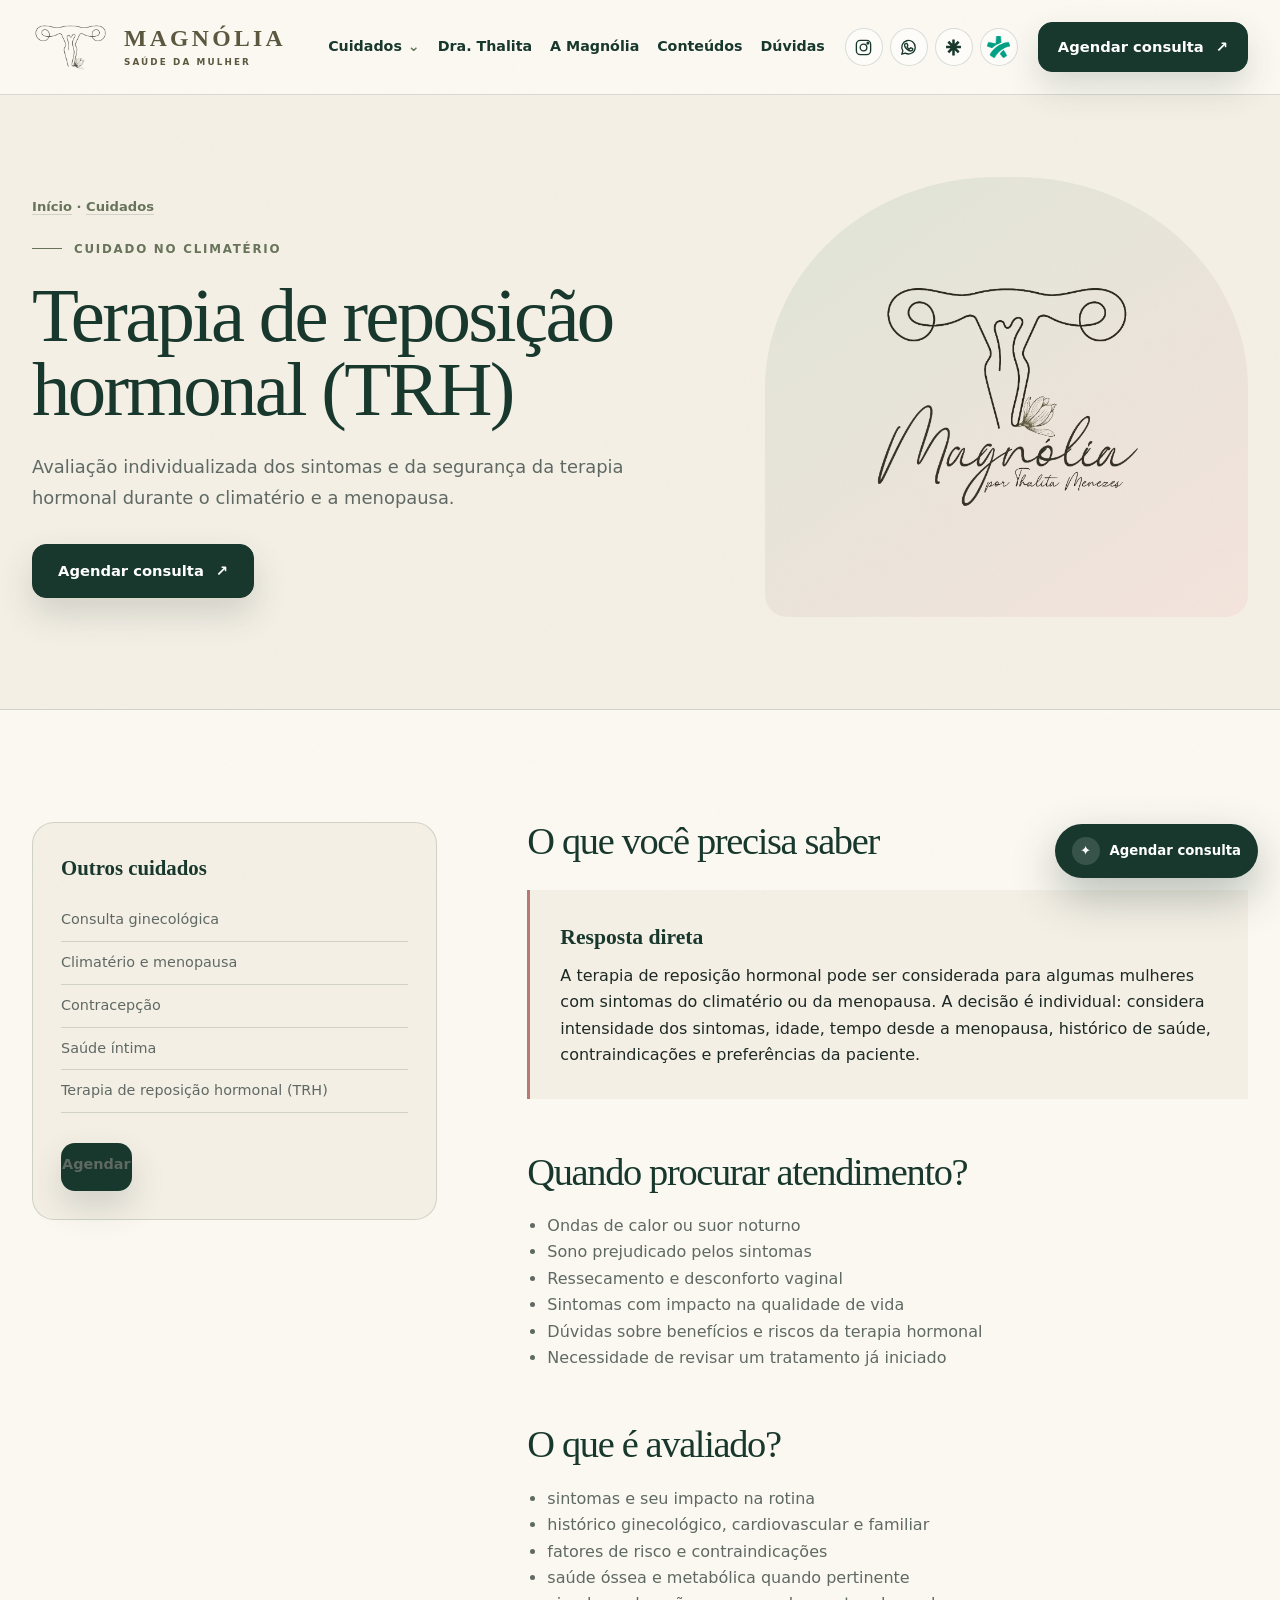
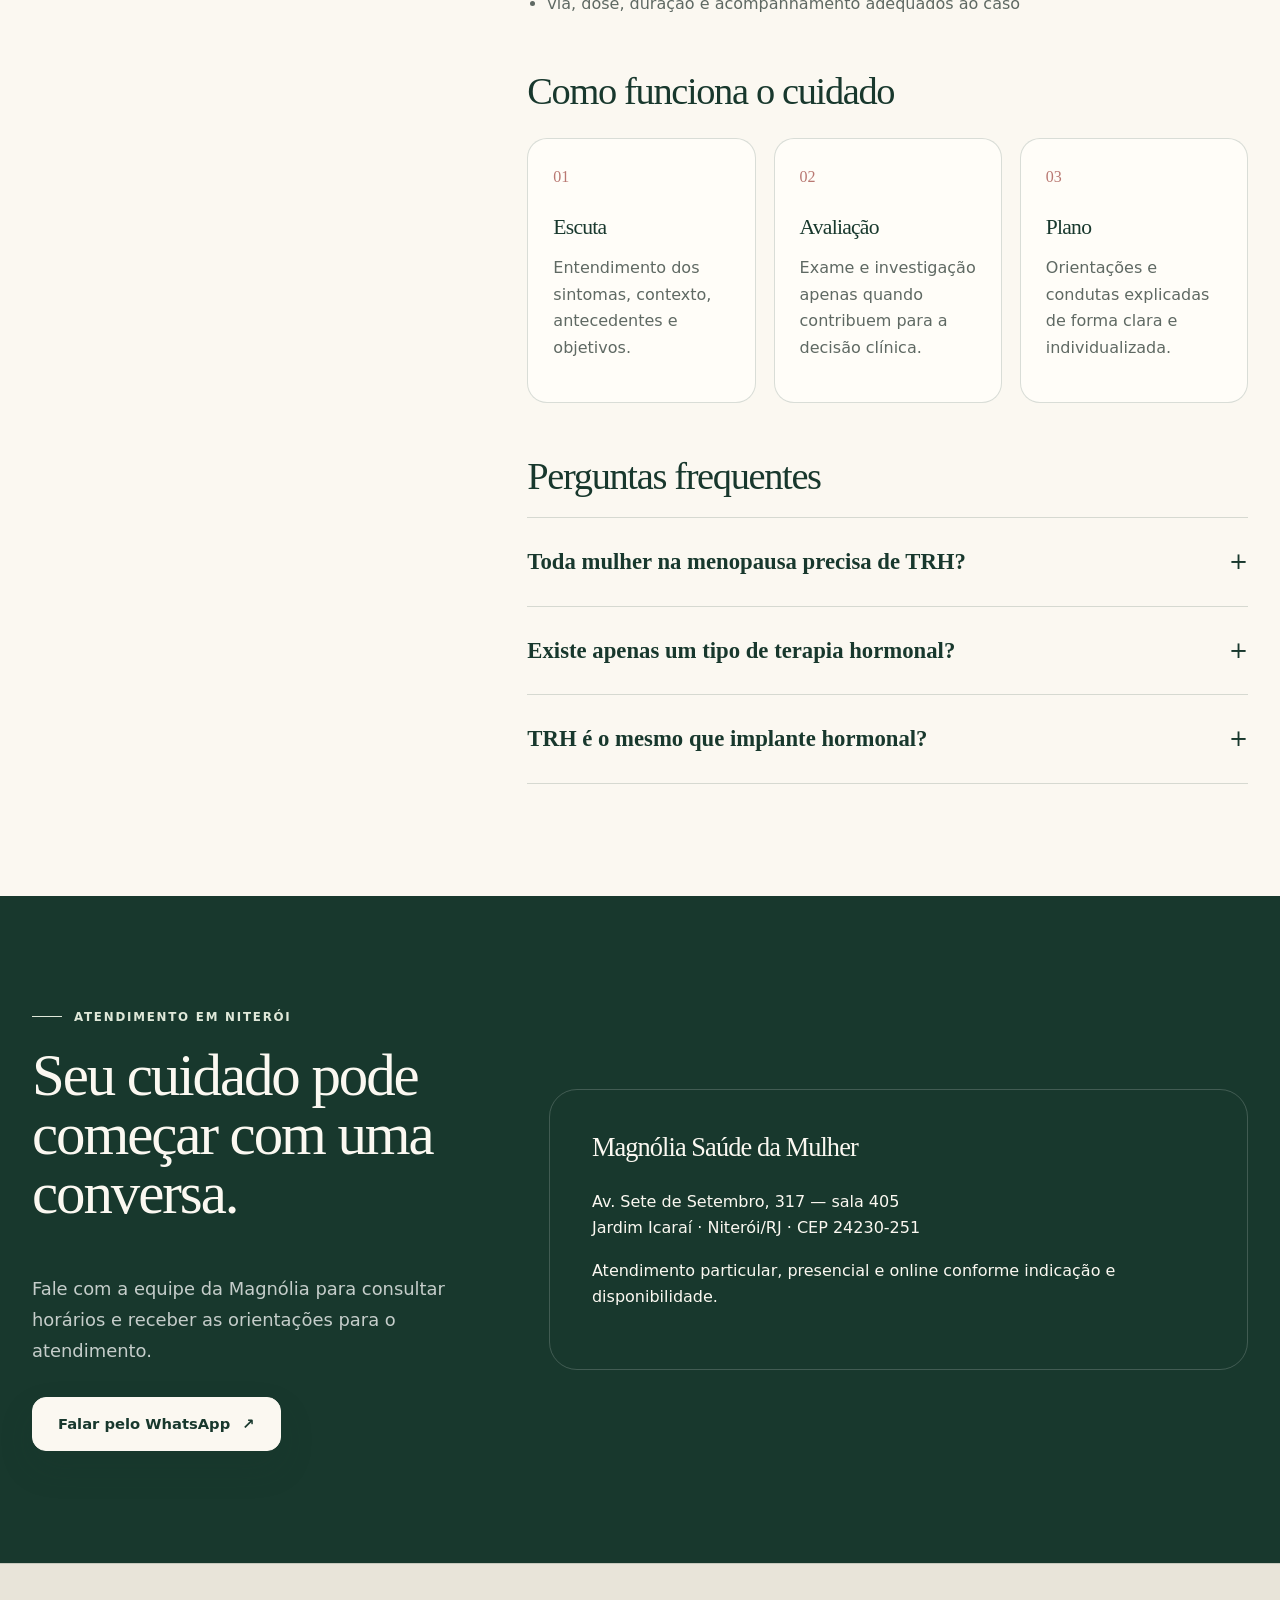
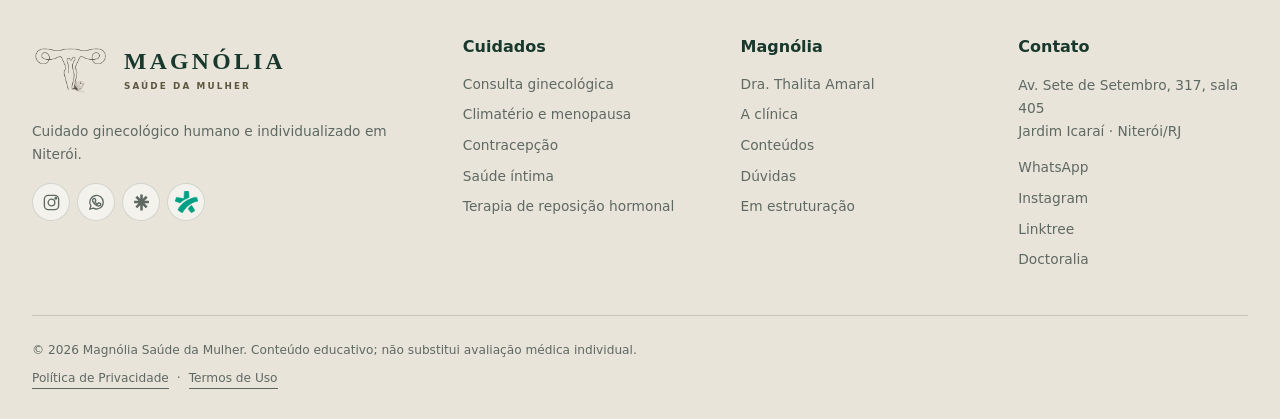
<file: cuidados/trh/index.html>
<!doctype html>
<html lang="pt-BR">
<head>
  <meta charset="utf-8">
  <meta name="viewport" content="width=device-width, initial-scale=1">
  <title>Terapia de reposição hormonal (TRH) em Niterói | Magnólia</title>
  <meta name="description" content="Avaliação individualizada dos sintomas e da segurança da terapia hormonal durante o climatério e a menopausa.">
  <meta name="robots" content="index, follow">
  <meta name="theme-color" content="#18382d">
  <link rel="canonical" href="https://magnoliasdm.com.br/cuidados/trh/">
  <link rel="icon" href="/favicon.svg" type="image/svg+xml">
  <link rel="stylesheet" href="/assets/site.css?v=20260803-5">
  <script type="application/ld+json">{"@context":"https://schema.org","@graph":[{"@type":"MedicalWebPage","@id":"https://magnoliasdm.com.br/cuidados/trh/#webpage","url":"https://magnoliasdm.com.br/cuidados/trh/","name":"Terapia de reposição hormonal (TRH) em Niterói | Magnólia","description":"Avaliação individualizada dos sintomas e da segurança da terapia hormonal durante o climatério e a menopausa.","inLanguage":"pt-BR","isPartOf":{"@id":"https://magnoliasdm.com.br/#website"},"datePublished":"2026-08-03","dateModified":"2026-08-03","mainEntity":{"@id":"https://magnoliasdm.com.br/cuidados/trh/#servico"},"reviewedBy":{"@id":"https://magnoliasdm.com.br/dra-thalita-amaral/#medica"},"lastReviewed":"2026-08-03","about":{"@id":"https://magnoliasdm.com.br/cuidados/trh/#servico"},"breadcrumb":{"@id":"https://magnoliasdm.com.br/cuidados/trh/#breadcrumb"}},{"@type":"BreadcrumbList","@id":"https://magnoliasdm.com.br/cuidados/trh/#breadcrumb","itemListElement":[{"@type":"ListItem","position":1,"name":"Início","item":"https://magnoliasdm.com.br/"},{"@type":"ListItem","position":2,"name":"Cuidados","item":"https://magnoliasdm.com.br/cuidados/"},{"@type":"ListItem","position":3,"name":"Terapia de reposição hormonal (TRH)","item":"https://magnoliasdm.com.br/cuidados/trh/"}]},{"@type":"Service","@id":"https://magnoliasdm.com.br/cuidados/trh/#servico","name":"Terapia de reposição hormonal (TRH)","serviceType":"Terapia de reposição hormonal (TRH)","description":"Avaliação individualizada dos sintomas e da segurança da terapia hormonal durante o climatério e a menopausa.","url":"https://magnoliasdm.com.br/cuidados/trh/","provider":{"@id":"https://magnoliasdm.com.br/#clinica"},"areaServed":{"@type":"City","name":"Niterói"},"audience":{"@type":"PeopleAudience","suggestedGender":"female"}}]}</script>
</head>
<body>

  <header class="site-header">
    <div class="shell nav-bar">
      <a class="brand" href="/" aria-label="Magnólia — Saúde da Mulher, página inicial">
        <span class="brand-symbol"><img src="/logo_contorno.png" alt="" width="493" height="324"></span><span class="brand-copy"><strong>MAGNÓLIA</strong><small>SAÚDE DA MULHER</small></span>
      </a>
      <nav class="desktop-nav" aria-label="Navegação principal">
        <details class="nav-dropdown">
          <summary>Cuidados</summary>
          <div class="nav-dropdown-menu">
            <a href="/cuidados/">Todos os cuidados</a>
            <a href="/cuidados/consulta-ginecologica/">Consulta ginecológica</a>
            <a href="/cuidados/climaterio-menopausa/">Climatério e menopausa</a>
            <a href="/cuidados/contracepcao/">Contracepção</a>
            <a href="/cuidados/saude-intima/">Saúde íntima</a>
            <a href="/cuidados/trh/">Terapia de reposição hormonal</a>
          </div>
        </details>
        <a href="/dra-thalita-amaral/">Dra. Thalita</a>
        <a href="/a-magnolia/">A Magnólia</a>
        <a href="/conteudos/">Conteúdos</a>
        <a href="/duvidas/">Dúvidas</a>
      </nav>
      <div class="social-links header-socials" aria-label="Redes e perfis da Magnólia">
    <a href="https://www.instagram.com/magnoliaporthalita" target="_blank" rel="noopener noreferrer" aria-label="Instagram da Magnólia"><svg viewBox="0 0 24 24" aria-hidden="true"><rect x="3" y="3" width="18" height="18" rx="5"></rect><circle cx="12" cy="12" r="4.2"></circle><circle cx="17.5" cy="6.6" r="1"></circle></svg></a>
    <a href="https://wa.me/5521990368159?text=Ol%C3%A1%2C%20gostaria%20de%20agendar%20uma%20consulta%20com%20a%20Dra.%20Thalita." target="_blank" rel="noopener noreferrer" aria-label="WhatsApp da Magnólia"><svg viewBox="0 0 24 24" aria-hidden="true"><path d="M20.5 11.7a8.5 8.5 0 0 1-12.6 7.4L3.5 20.5l1.4-4.2A8.5 8.5 0 1 1 20.5 11.7Z"></path><path d="M8.3 7.5c.3-.7.7-.7 1-.7h.5c.2 0 .4.1.5.4l.8 1.9c.1.3.1.5-.1.7l-.6.8c-.2.2-.1.5 0 .7.5 1 1.3 1.8 2.3 2.4.3.2.6.2.8 0l.9-1.1c.2-.2.4-.3.7-.2l1.8.8c.3.1.5.3.5.6 0 .4-.2 1.4-.7 1.8-.5.5-1.2.8-2 .8-.8 0-2.7-.4-4.6-2.1-1.5-1.3-2.5-2.9-2.8-3.8-.4-1-.4-2 .1-3Z"></path></svg></a>
    <a href="https://linktr.ee/magnoliaporthalita" target="_blank" rel="noopener noreferrer" aria-label="Linktree da Magnólia"><svg class="linktree-mark" viewBox="0 0 24 24" aria-hidden="true"><path d="M10.4 2h3.2v5.4l3.8-3.8 2.3 2.3-4 4h5.7v3.2h-5.7l4 4-2.3 2.3-3.8-3.8V22h-3.2v-6.4l-3.8 3.8-2.3-2.3 4-4H2.6V9.9h5.7l-4-4 2.3-2.3 3.8 3.8V2Z"></path></svg></a>
    <a class="doctoralia-link" href="https://www.doctoralia.com.br/thalita-menezes-2/ginecologista/niteroi" target="_blank" rel="noopener noreferrer" aria-label="Perfil da Dra. Thalita na Doctoralia"><img src="/doctoralia-symbol.svg" alt="" width="128" height="122"></a>
  </div>
      <a class="button button--small header-cta" href="https://wa.me/5521990368159?text=Ol%C3%A1%2C%20gostaria%20de%20agendar%20uma%20consulta%20com%20a%20Dra.%20Thalita." target="_blank" rel="noopener noreferrer">Agendar consulta <span aria-hidden="true">↗</span></a>
      <button class="mobile-toggle" type="button" data-menu-button aria-expanded="false" aria-controls="mobile-menu">Menu</button>
    </div>
    <nav class="mobile-panel" id="mobile-menu" data-mobile-panel aria-label="Navegação em dispositivos móveis">
      <a href="/cuidados/">Cuidados</a>
      <a href="/dra-thalita-amaral/">Dra. Thalita</a>
      <a href="/a-magnolia/">A Magnólia</a>
      <a href="/conteudos/">Conteúdos</a>
      <a href="/duvidas/">Dúvidas</a>
      <a href="/em-estruturacao/">Em estruturação</a>
      <a href="https://wa.me/5521990368159?text=Ol%C3%A1%2C%20gostaria%20de%20agendar%20uma%20consulta%20com%20a%20Dra.%20Thalita." target="_blank" rel="noopener noreferrer">Agendar consulta</a>
      <div class="social-links mobile-socials" aria-label="Redes e perfis da Magnólia">
    <a href="https://www.instagram.com/magnoliaporthalita" target="_blank" rel="noopener noreferrer" aria-label="Instagram da Magnólia"><svg viewBox="0 0 24 24" aria-hidden="true"><rect x="3" y="3" width="18" height="18" rx="5"></rect><circle cx="12" cy="12" r="4.2"></circle><circle cx="17.5" cy="6.6" r="1"></circle></svg></a>
    <a href="https://wa.me/5521990368159?text=Ol%C3%A1%2C%20gostaria%20de%20agendar%20uma%20consulta%20com%20a%20Dra.%20Thalita." target="_blank" rel="noopener noreferrer" aria-label="WhatsApp da Magnólia"><svg viewBox="0 0 24 24" aria-hidden="true"><path d="M20.5 11.7a8.5 8.5 0 0 1-12.6 7.4L3.5 20.5l1.4-4.2A8.5 8.5 0 1 1 20.5 11.7Z"></path><path d="M8.3 7.5c.3-.7.7-.7 1-.7h.5c.2 0 .4.1.5.4l.8 1.9c.1.3.1.5-.1.7l-.6.8c-.2.2-.1.5 0 .7.5 1 1.3 1.8 2.3 2.4.3.2.6.2.8 0l.9-1.1c.2-.2.4-.3.7-.2l1.8.8c.3.1.5.3.5.6 0 .4-.2 1.4-.7 1.8-.5.5-1.2.8-2 .8-.8 0-2.7-.4-4.6-2.1-1.5-1.3-2.5-2.9-2.8-3.8-.4-1-.4-2 .1-3Z"></path></svg></a>
    <a href="https://linktr.ee/magnoliaporthalita" target="_blank" rel="noopener noreferrer" aria-label="Linktree da Magnólia"><svg class="linktree-mark" viewBox="0 0 24 24" aria-hidden="true"><path d="M10.4 2h3.2v5.4l3.8-3.8 2.3 2.3-4 4h5.7v3.2h-5.7l4 4-2.3 2.3-3.8-3.8V22h-3.2v-6.4l-3.8 3.8-2.3-2.3 4-4H2.6V9.9h5.7l-4-4 2.3-2.3 3.8 3.8V2Z"></path></svg></a>
    <a class="doctoralia-link" href="https://www.doctoralia.com.br/thalita-menezes-2/ginecologista/niteroi" target="_blank" rel="noopener noreferrer" aria-label="Perfil da Dra. Thalita na Doctoralia"><img src="/doctoralia-symbol.svg" alt="" width="128" height="122"></a>
  </div>
    </nav>
  </header>
<main><section class="page-hero">
    <div class="shell page-hero-grid">
      <div data-reveal>
        <div class="breadcrumb"><a href="/">Início</a> · <a href="/cuidados/">Cuidados</a></div>
        <p class="eyebrow">Cuidado no climatério</p>
        <h1>Terapia de reposição hormonal (TRH)</h1>
        <p class="lead">Avaliação individualizada dos sintomas e da segurança da terapia hormonal durante o climatério e a menopausa.</p>
        <div class="actions"><a class="button" href="https://wa.me/5521990368159?text=Ol%C3%A1%2C%20gostaria%20de%20agendar%20uma%20consulta%20com%20a%20Dra.%20Thalita." target="_blank" rel="noopener noreferrer">Agendar consulta <span aria-hidden="true">↗</span></a></div>
      </div>
      <div class="page-hero-visual page-hero-visual--brand" data-reveal><img class="page-hero-logo" src="/log_marca_contorno.png" alt="Magnólia por Thalita Menezes" width="527" height="413"></div>
    </div>
  </section>
      <section class="section">
        <div class="shell service-layout">
          <aside class="service-aside" data-reveal>
            <strong>Outros cuidados</strong>
            <a href="/cuidados/consulta-ginecologica/">Consulta ginecológica</a><a href="/cuidados/climaterio-menopausa/">Climatério e menopausa</a><a href="/cuidados/contracepcao/">Contracepção</a><a href="/cuidados/saude-intima/">Saúde íntima</a><a href="/cuidados/trh/">Terapia de reposição hormonal (TRH)</a>
            <div class="actions"><a class="button button--small" href="https://wa.me/5521990368159?text=Ol%C3%A1%2C%20gostaria%20de%20agendar%20uma%20consulta%20com%20a%20Dra.%20Thalita." target="_blank" rel="noopener noreferrer">Agendar</a></div>
          </aside>
          <article class="service-copy" data-reveal>
            <h2>O que você precisa saber</h2>
            <div class="answer-box"><strong>Resposta direta</strong>A terapia de reposição hormonal pode ser considerada para algumas mulheres com sintomas do climatério ou da menopausa. A decisão é individual: considera intensidade dos sintomas, idade, tempo desde a menopausa, histórico de saúde, contraindicações e preferências da paciente.</div>
            <h2>Quando procurar atendimento?</h2>
            <ul><li>Ondas de calor ou suor noturno</li><li>Sono prejudicado pelos sintomas</li><li>Ressecamento e desconforto vaginal</li><li>Sintomas com impacto na qualidade de vida</li><li>Dúvidas sobre benefícios e riscos da terapia hormonal</li><li>Necessidade de revisar um tratamento já iniciado</li></ul>
            <h2>O que é avaliado?</h2>
            <ul><li>sintomas e seu impacto na rotina</li><li>histórico ginecológico, cardiovascular e familiar</li><li>fatores de risco e contraindicações</li><li>saúde óssea e metabólica quando pertinente</li><li>via, dose, duração e acompanhamento adequados ao caso</li></ul>
            <h2>Como funciona o cuidado</h2>
            <div class="process-grid">
              <div class="process-card"><span>01</span><h3>Escuta</h3><p>Entendimento dos sintomas, contexto, antecedentes e objetivos.</p></div>
              <div class="process-card"><span>02</span><h3>Avaliação</h3><p>Exame e investigação apenas quando contribuem para a decisão clínica.</p></div>
              <div class="process-card"><span>03</span><h3>Plano</h3><p>Orientações e condutas explicadas de forma clara e individualizada.</p></div>
            </div>
            <h2>Perguntas frequentes</h2>
            <div class="faq-list"><details><summary>Toda mulher na menopausa precisa de TRH?<span>+</span></summary><p>Não. A indicação depende dos sintomas, do perfil de risco, das contraindicações e da preferência de cada paciente.</p></details><details><summary>Existe apenas um tipo de terapia hormonal?<span>+</span></summary><p>Não. Há diferentes hormônios, doses e vias de uso. A escolha precisa ser individualizada e acompanhada.</p></details><details><summary>TRH é o mesmo que implante hormonal?<span>+</span></summary><p>Não. Implantes são uma forma específica de administração e permanecem em estruturação na Magnólia. A consulta de TRH não implica indicação de implantes.</p></details></div>
          </article>
        </div>
      </section>
      <section class="section section--forest">
    <div class="shell contact-grid">
      <div data-reveal>
        <p class="eyebrow eyebrow--light">Atendimento em Niterói</p>
        <h2>Seu cuidado pode começar com uma conversa.</h2>
        <p class="lead">Fale com a equipe da Magnólia para consultar horários e receber as orientações para o atendimento.</p>
        <div class="actions"><a class="button button--light" href="https://wa.me/5521990368159?text=Ol%C3%A1%2C%20gostaria%20de%20agendar%20uma%20consulta%20com%20a%20Dra.%20Thalita." target="_blank" rel="noopener noreferrer">Falar pelo WhatsApp <span aria-hidden="true">↗</span></a></div>
      </div>
      <div class="contact-card" data-reveal>
        <h3>Magnólia Saúde da Mulher</h3>
        <p>Av. Sete de Setembro, 317 — sala 405<br>Jardim Icaraí · Niterói/RJ · CEP 24230-251</p>
        <p>Atendimento particular, presencial e online conforme indicação e disponibilidade.</p>
      </div>
    </div>
  </section></main>

  <footer class="site-footer">
    <div class="shell footer-grid">
      <div class="footer-brand">
        <a class="brand brand--footer" href="/" aria-label="Magnólia — Saúde da Mulher, página inicial"><span class="brand-symbol"><img src="/logo_contorno.png" alt="" width="493" height="324"></span><span class="brand-copy"><strong>MAGNÓLIA</strong><small>SAÚDE DA MULHER</small></span></a>
        <p>Cuidado ginecológico humano e individualizado em Niterói.</p>
        <div class="social-links footer-socials" aria-label="Redes e perfis da Magnólia">
    <a href="https://www.instagram.com/magnoliaporthalita" target="_blank" rel="noopener noreferrer" aria-label="Instagram da Magnólia"><svg viewBox="0 0 24 24" aria-hidden="true"><rect x="3" y="3" width="18" height="18" rx="5"></rect><circle cx="12" cy="12" r="4.2"></circle><circle cx="17.5" cy="6.6" r="1"></circle></svg></a>
    <a href="https://wa.me/5521990368159?text=Ol%C3%A1%2C%20gostaria%20de%20agendar%20uma%20consulta%20com%20a%20Dra.%20Thalita." target="_blank" rel="noopener noreferrer" aria-label="WhatsApp da Magnólia"><svg viewBox="0 0 24 24" aria-hidden="true"><path d="M20.5 11.7a8.5 8.5 0 0 1-12.6 7.4L3.5 20.5l1.4-4.2A8.5 8.5 0 1 1 20.5 11.7Z"></path><path d="M8.3 7.5c.3-.7.7-.7 1-.7h.5c.2 0 .4.1.5.4l.8 1.9c.1.3.1.5-.1.7l-.6.8c-.2.2-.1.5 0 .7.5 1 1.3 1.8 2.3 2.4.3.2.6.2.8 0l.9-1.1c.2-.2.4-.3.7-.2l1.8.8c.3.1.5.3.5.6 0 .4-.2 1.4-.7 1.8-.5.5-1.2.8-2 .8-.8 0-2.7-.4-4.6-2.1-1.5-1.3-2.5-2.9-2.8-3.8-.4-1-.4-2 .1-3Z"></path></svg></a>
    <a href="https://linktr.ee/magnoliaporthalita" target="_blank" rel="noopener noreferrer" aria-label="Linktree da Magnólia"><svg class="linktree-mark" viewBox="0 0 24 24" aria-hidden="true"><path d="M10.4 2h3.2v5.4l3.8-3.8 2.3 2.3-4 4h5.7v3.2h-5.7l4 4-2.3 2.3-3.8-3.8V22h-3.2v-6.4l-3.8 3.8-2.3-2.3 4-4H2.6V9.9h5.7l-4-4 2.3-2.3 3.8 3.8V2Z"></path></svg></a>
    <a class="doctoralia-link" href="https://www.doctoralia.com.br/thalita-menezes-2/ginecologista/niteroi" target="_blank" rel="noopener noreferrer" aria-label="Perfil da Dra. Thalita na Doctoralia"><img src="/doctoralia-symbol.svg" alt="" width="128" height="122"></a>
  </div>
      </div>
      <div>
        <strong>Cuidados</strong>
        <div class="footer-links">
          <a href="/cuidados/consulta-ginecologica/">Consulta ginecológica</a>
          <a href="/cuidados/climaterio-menopausa/">Climatério e menopausa</a>
          <a href="/cuidados/contracepcao/">Contracepção</a>
          <a href="/cuidados/saude-intima/">Saúde íntima</a>
          <a href="/cuidados/trh/">Terapia de reposição hormonal</a>
        </div>
      </div>
      <div>
        <strong>Magnólia</strong>
        <div class="footer-links">
          <a href="/dra-thalita-amaral/">Dra. Thalita Amaral</a>
          <a href="/a-magnolia/">A clínica</a>
          <a href="/conteudos/">Conteúdos</a>
          <a href="/duvidas/">Dúvidas</a>
          <a href="/em-estruturacao/">Em estruturação</a>
        </div>
      </div>
      <div>
        <strong>Contato</strong>
        <p>Av. Sete de Setembro, 317, sala 405<br>Jardim Icaraí · Niterói/RJ</p>
        <div class="footer-links">
          <a href="https://wa.me/5521990368159?text=Ol%C3%A1%2C%20gostaria%20de%20agendar%20uma%20consulta%20com%20a%20Dra.%20Thalita." target="_blank" rel="noopener noreferrer">WhatsApp</a>
          <a href="https://www.instagram.com/magnoliaporthalita" target="_blank" rel="noopener noreferrer">Instagram</a>
          <a href="https://linktr.ee/magnoliaporthalita" target="_blank" rel="noopener noreferrer">Linktree</a>
          <a href="https://www.doctoralia.com.br/thalita-menezes-2/ginecologista/niteroi" target="_blank" rel="noopener noreferrer">Doctoralia</a>
        </div>
      </div>
    </div>
    <div class="shell footer-legal"><span>© <span data-year>2026</span> Magnólia Saúde da Mulher. Conteúdo educativo; não substitui avaliação médica individual.</span><span class="footer-legal-links"><a href="/politica-de-privacidade/">Política de Privacidade</a><span aria-hidden="true">·</span><a href="/termos-de-uso/">Termos de Uso</a></span></div>
  </footer>
  <a class="floating-whatsapp" href="https://wa.me/5521990368159?text=Ol%C3%A1%2C%20gostaria%20de%20agendar%20uma%20consulta%20com%20a%20Dra.%20Thalita." target="_blank" rel="noopener noreferrer" aria-label="Agendar consulta pelo WhatsApp"><span>✦</span> Agendar consulta</a>
<script src="/assets/site.js?v=20260803-5" defer></script>
</body>
</html>
</file>
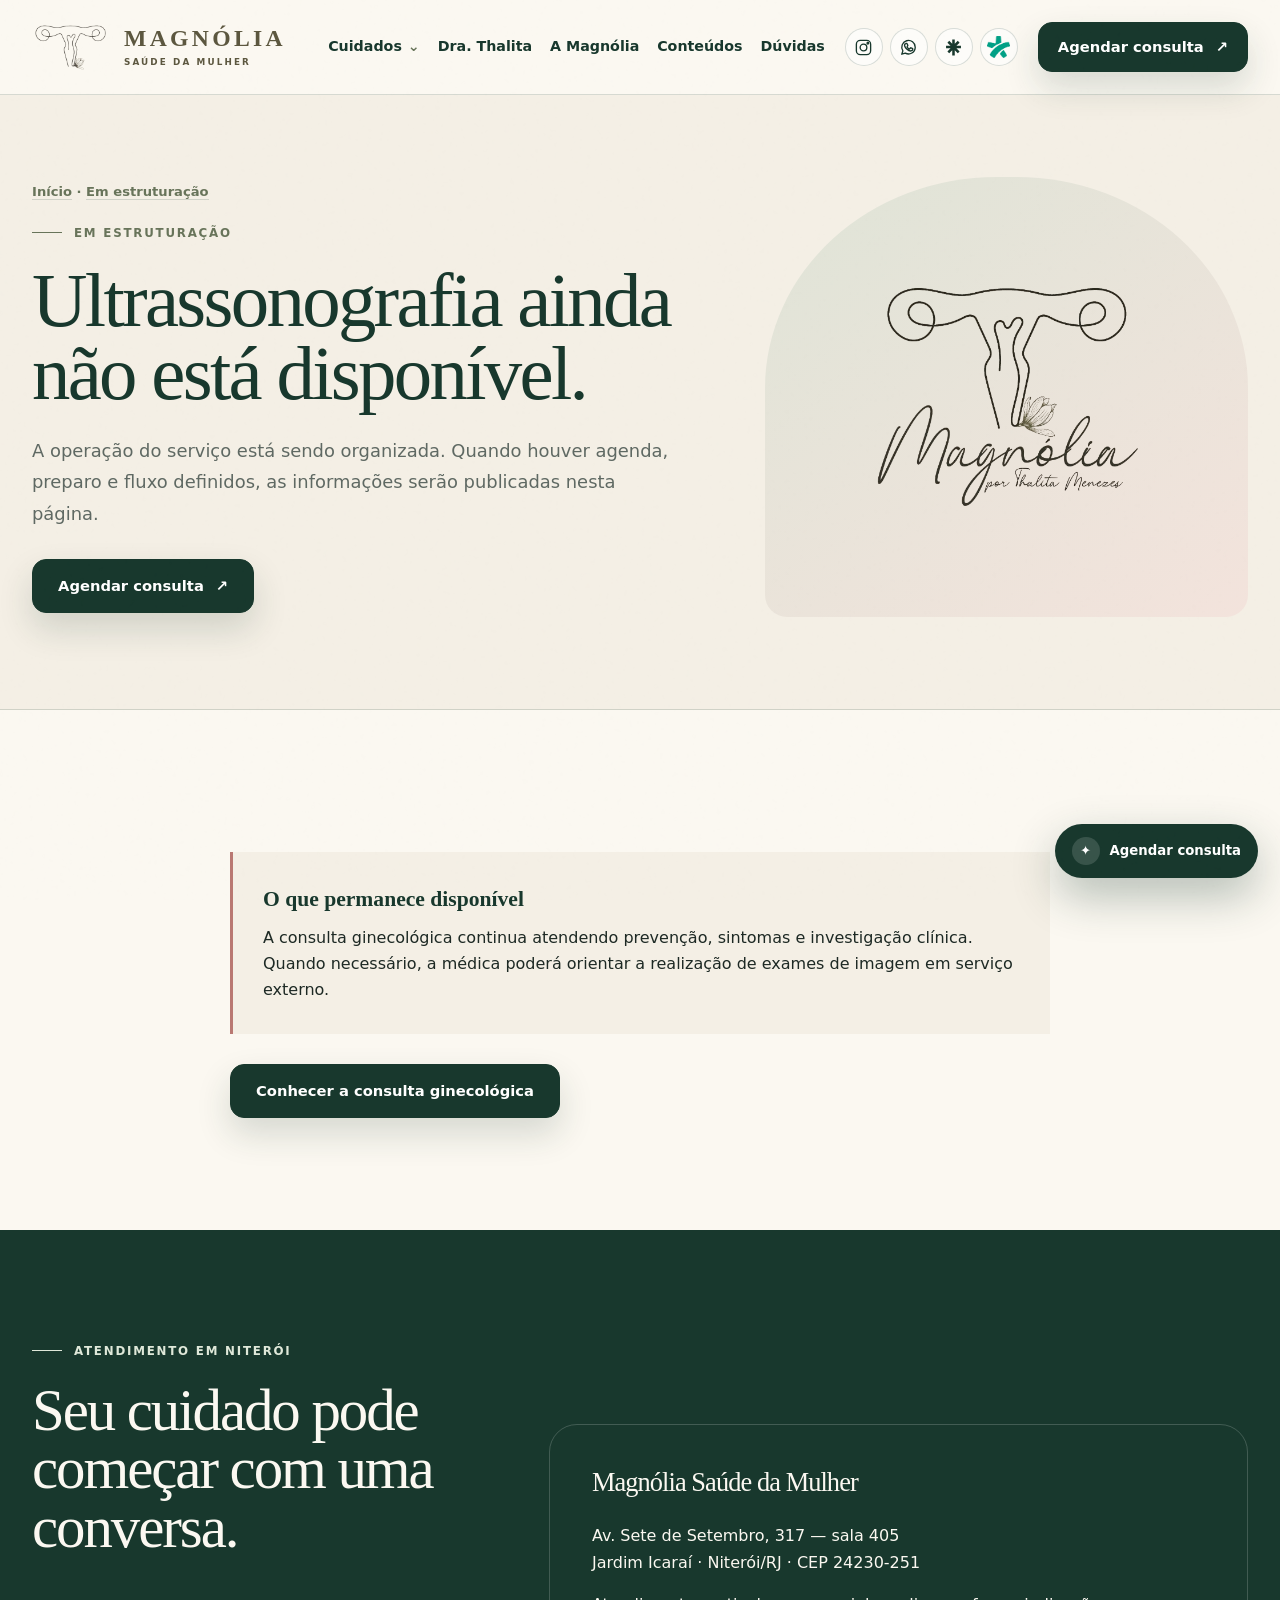
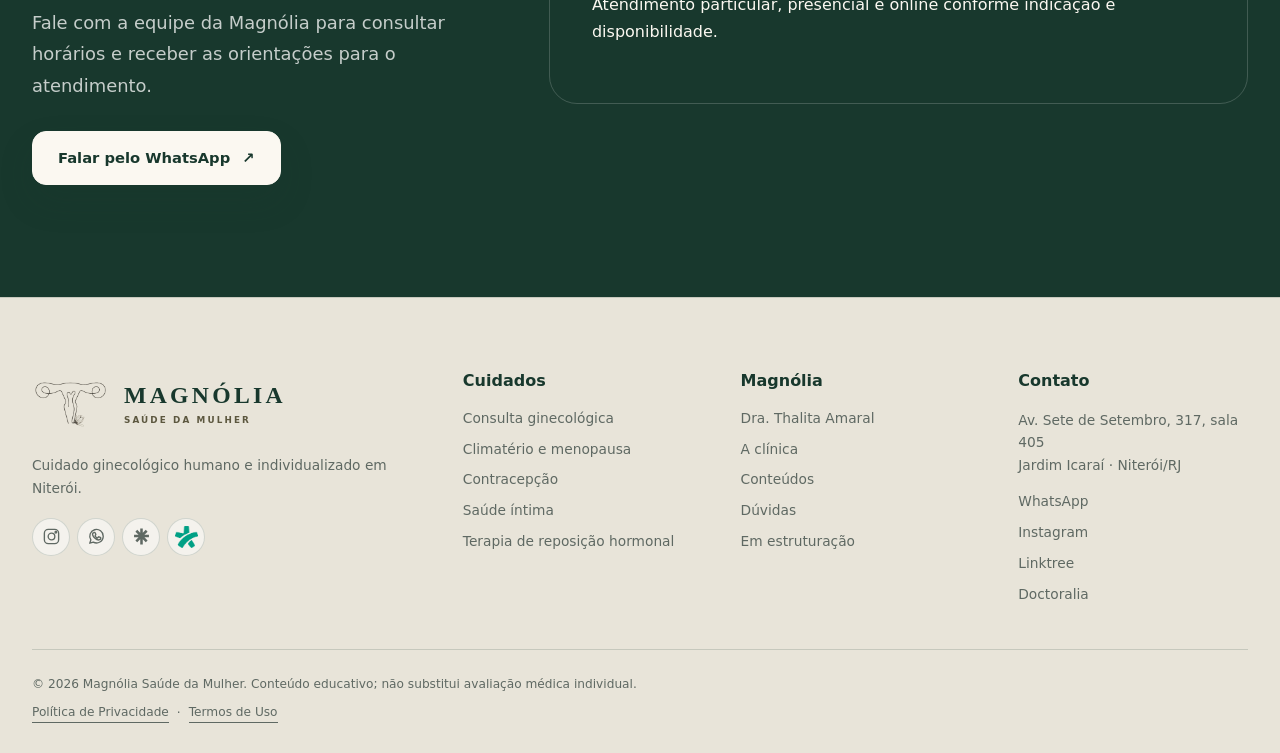
<file: cuidados/ultrassonografia/index.html>
<!doctype html>
<html lang="pt-BR">
<head>
  <meta charset="utf-8">
  <meta name="viewport" content="width=device-width, initial-scale=1">
  <title>Ultrassonografia em estruturação | Magnólia</title>
  <meta name="description" content="O serviço de ultrassonografia da Magnólia está em estruturação e ainda não possui agenda aberta.">
  <meta name="robots" content="index, follow">
  <meta name="theme-color" content="#18382d">
  <link rel="canonical" href="https://magnoliasdm.com.br/cuidados/ultrassonografia/">
  <link rel="icon" href="/favicon.svg" type="image/svg+xml">
  <link rel="stylesheet" href="/assets/site.css?v=20260803-5">
  <script type="application/ld+json">{"@context":"https://schema.org","@graph":[{"@type":"WebPage","@id":"https://magnoliasdm.com.br/cuidados/ultrassonografia/#webpage","url":"https://magnoliasdm.com.br/cuidados/ultrassonografia/","name":"Ultrassonografia em estruturação | Magnólia","description":"O serviço de ultrassonografia da Magnólia está em estruturação e ainda não possui agenda aberta.","inLanguage":"pt-BR","isPartOf":{"@id":"https://magnoliasdm.com.br/#website"},"datePublished":"2026-08-03","dateModified":"2026-08-03","about":"Ultrassonografia ginecológica em estruturação","breadcrumb":{"@id":"https://magnoliasdm.com.br/cuidados/ultrassonografia/#breadcrumb"}},{"@type":"BreadcrumbList","@id":"https://magnoliasdm.com.br/cuidados/ultrassonografia/#breadcrumb","itemListElement":[{"@type":"ListItem","position":1,"name":"Início","item":"https://magnoliasdm.com.br/"},{"@type":"ListItem","position":2,"name":"Em estruturação","item":"https://magnoliasdm.com.br/em-estruturacao/"},{"@type":"ListItem","position":3,"name":"Ultrassonografia","item":"https://magnoliasdm.com.br/cuidados/ultrassonografia/"}]}]}</script>
</head>
<body>

  <header class="site-header">
    <div class="shell nav-bar">
      <a class="brand" href="/" aria-label="Magnólia — Saúde da Mulher, página inicial">
        <span class="brand-symbol"><img src="/logo_contorno.png" alt="" width="493" height="324"></span><span class="brand-copy"><strong>MAGNÓLIA</strong><small>SAÚDE DA MULHER</small></span>
      </a>
      <nav class="desktop-nav" aria-label="Navegação principal">
        <details class="nav-dropdown">
          <summary>Cuidados</summary>
          <div class="nav-dropdown-menu">
            <a href="/cuidados/">Todos os cuidados</a>
            <a href="/cuidados/consulta-ginecologica/">Consulta ginecológica</a>
            <a href="/cuidados/climaterio-menopausa/">Climatério e menopausa</a>
            <a href="/cuidados/contracepcao/">Contracepção</a>
            <a href="/cuidados/saude-intima/">Saúde íntima</a>
            <a href="/cuidados/trh/">Terapia de reposição hormonal</a>
          </div>
        </details>
        <a href="/dra-thalita-amaral/">Dra. Thalita</a>
        <a href="/a-magnolia/">A Magnólia</a>
        <a href="/conteudos/">Conteúdos</a>
        <a href="/duvidas/">Dúvidas</a>
      </nav>
      <div class="social-links header-socials" aria-label="Redes e perfis da Magnólia">
    <a href="https://www.instagram.com/magnoliaporthalita" target="_blank" rel="noopener noreferrer" aria-label="Instagram da Magnólia"><svg viewBox="0 0 24 24" aria-hidden="true"><rect x="3" y="3" width="18" height="18" rx="5"></rect><circle cx="12" cy="12" r="4.2"></circle><circle cx="17.5" cy="6.6" r="1"></circle></svg></a>
    <a href="https://wa.me/5521990368159?text=Ol%C3%A1%2C%20gostaria%20de%20agendar%20uma%20consulta%20com%20a%20Dra.%20Thalita." target="_blank" rel="noopener noreferrer" aria-label="WhatsApp da Magnólia"><svg viewBox="0 0 24 24" aria-hidden="true"><path d="M20.5 11.7a8.5 8.5 0 0 1-12.6 7.4L3.5 20.5l1.4-4.2A8.5 8.5 0 1 1 20.5 11.7Z"></path><path d="M8.3 7.5c.3-.7.7-.7 1-.7h.5c.2 0 .4.1.5.4l.8 1.9c.1.3.1.5-.1.7l-.6.8c-.2.2-.1.5 0 .7.5 1 1.3 1.8 2.3 2.4.3.2.6.2.8 0l.9-1.1c.2-.2.4-.3.7-.2l1.8.8c.3.1.5.3.5.6 0 .4-.2 1.4-.7 1.8-.5.5-1.2.8-2 .8-.8 0-2.7-.4-4.6-2.1-1.5-1.3-2.5-2.9-2.8-3.8-.4-1-.4-2 .1-3Z"></path></svg></a>
    <a href="https://linktr.ee/magnoliaporthalita" target="_blank" rel="noopener noreferrer" aria-label="Linktree da Magnólia"><svg class="linktree-mark" viewBox="0 0 24 24" aria-hidden="true"><path d="M10.4 2h3.2v5.4l3.8-3.8 2.3 2.3-4 4h5.7v3.2h-5.7l4 4-2.3 2.3-3.8-3.8V22h-3.2v-6.4l-3.8 3.8-2.3-2.3 4-4H2.6V9.9h5.7l-4-4 2.3-2.3 3.8 3.8V2Z"></path></svg></a>
    <a class="doctoralia-link" href="https://www.doctoralia.com.br/thalita-menezes-2/ginecologista/niteroi" target="_blank" rel="noopener noreferrer" aria-label="Perfil da Dra. Thalita na Doctoralia"><img src="/doctoralia-symbol.svg" alt="" width="128" height="122"></a>
  </div>
      <a class="button button--small header-cta" href="https://wa.me/5521990368159?text=Ol%C3%A1%2C%20gostaria%20de%20agendar%20uma%20consulta%20com%20a%20Dra.%20Thalita." target="_blank" rel="noopener noreferrer">Agendar consulta <span aria-hidden="true">↗</span></a>
      <button class="mobile-toggle" type="button" data-menu-button aria-expanded="false" aria-controls="mobile-menu">Menu</button>
    </div>
    <nav class="mobile-panel" id="mobile-menu" data-mobile-panel aria-label="Navegação em dispositivos móveis">
      <a href="/cuidados/">Cuidados</a>
      <a href="/dra-thalita-amaral/">Dra. Thalita</a>
      <a href="/a-magnolia/">A Magnólia</a>
      <a href="/conteudos/">Conteúdos</a>
      <a href="/duvidas/">Dúvidas</a>
      <a href="/em-estruturacao/">Em estruturação</a>
      <a href="https://wa.me/5521990368159?text=Ol%C3%A1%2C%20gostaria%20de%20agendar%20uma%20consulta%20com%20a%20Dra.%20Thalita." target="_blank" rel="noopener noreferrer">Agendar consulta</a>
      <div class="social-links mobile-socials" aria-label="Redes e perfis da Magnólia">
    <a href="https://www.instagram.com/magnoliaporthalita" target="_blank" rel="noopener noreferrer" aria-label="Instagram da Magnólia"><svg viewBox="0 0 24 24" aria-hidden="true"><rect x="3" y="3" width="18" height="18" rx="5"></rect><circle cx="12" cy="12" r="4.2"></circle><circle cx="17.5" cy="6.6" r="1"></circle></svg></a>
    <a href="https://wa.me/5521990368159?text=Ol%C3%A1%2C%20gostaria%20de%20agendar%20uma%20consulta%20com%20a%20Dra.%20Thalita." target="_blank" rel="noopener noreferrer" aria-label="WhatsApp da Magnólia"><svg viewBox="0 0 24 24" aria-hidden="true"><path d="M20.5 11.7a8.5 8.5 0 0 1-12.6 7.4L3.5 20.5l1.4-4.2A8.5 8.5 0 1 1 20.5 11.7Z"></path><path d="M8.3 7.5c.3-.7.7-.7 1-.7h.5c.2 0 .4.1.5.4l.8 1.9c.1.3.1.5-.1.7l-.6.8c-.2.2-.1.5 0 .7.5 1 1.3 1.8 2.3 2.4.3.2.6.2.8 0l.9-1.1c.2-.2.4-.3.7-.2l1.8.8c.3.1.5.3.5.6 0 .4-.2 1.4-.7 1.8-.5.5-1.2.8-2 .8-.8 0-2.7-.4-4.6-2.1-1.5-1.3-2.5-2.9-2.8-3.8-.4-1-.4-2 .1-3Z"></path></svg></a>
    <a href="https://linktr.ee/magnoliaporthalita" target="_blank" rel="noopener noreferrer" aria-label="Linktree da Magnólia"><svg class="linktree-mark" viewBox="0 0 24 24" aria-hidden="true"><path d="M10.4 2h3.2v5.4l3.8-3.8 2.3 2.3-4 4h5.7v3.2h-5.7l4 4-2.3 2.3-3.8-3.8V22h-3.2v-6.4l-3.8 3.8-2.3-2.3 4-4H2.6V9.9h5.7l-4-4 2.3-2.3 3.8 3.8V2Z"></path></svg></a>
    <a class="doctoralia-link" href="https://www.doctoralia.com.br/thalita-menezes-2/ginecologista/niteroi" target="_blank" rel="noopener noreferrer" aria-label="Perfil da Dra. Thalita na Doctoralia"><img src="/doctoralia-symbol.svg" alt="" width="128" height="122"></a>
  </div>
    </nav>
  </header>
<main><section class="page-hero">
    <div class="shell page-hero-grid">
      <div data-reveal>
        <div class="breadcrumb"><a href="/">Início</a> · <a href="/em-estruturacao/">Em estruturação</a></div>
        <p class="eyebrow">Em estruturação</p>
        <h1>Ultrassonografia ainda não está disponível.</h1>
        <p class="lead">A operação do serviço está sendo organizada. Quando houver agenda, preparo e fluxo definidos, as informações serão publicadas nesta página.</p>
        <div class="actions"><a class="button" href="https://wa.me/5521990368159?text=Ol%C3%A1%2C%20gostaria%20de%20agendar%20uma%20consulta%20com%20a%20Dra.%20Thalita." target="_blank" rel="noopener noreferrer">Agendar consulta <span aria-hidden="true">↗</span></a></div>
      </div>
      <div class="page-hero-visual page-hero-visual--brand" data-reveal><img class="page-hero-logo" src="/log_marca_contorno.png" alt="Magnólia por Thalita Menezes" width="527" height="413"></div>
    </div>
  </section>
    <section class="section"><div class="shell narrow"><div class="answer-box"><strong>O que permanece disponível</strong>A consulta ginecológica continua atendendo prevenção, sintomas e investigação clínica. Quando necessário, a médica poderá orientar a realização de exames de imagem em serviço externo.</div><div class="actions"><a class="button" href="/cuidados/consulta-ginecologica/">Conhecer a consulta ginecológica</a></div></div></section><section class="section section--forest">
    <div class="shell contact-grid">
      <div data-reveal>
        <p class="eyebrow eyebrow--light">Atendimento em Niterói</p>
        <h2>Seu cuidado pode começar com uma conversa.</h2>
        <p class="lead">Fale com a equipe da Magnólia para consultar horários e receber as orientações para o atendimento.</p>
        <div class="actions"><a class="button button--light" href="https://wa.me/5521990368159?text=Ol%C3%A1%2C%20gostaria%20de%20agendar%20uma%20consulta%20com%20a%20Dra.%20Thalita." target="_blank" rel="noopener noreferrer">Falar pelo WhatsApp <span aria-hidden="true">↗</span></a></div>
      </div>
      <div class="contact-card" data-reveal>
        <h3>Magnólia Saúde da Mulher</h3>
        <p>Av. Sete de Setembro, 317 — sala 405<br>Jardim Icaraí · Niterói/RJ · CEP 24230-251</p>
        <p>Atendimento particular, presencial e online conforme indicação e disponibilidade.</p>
      </div>
    </div>
  </section></main>

  <footer class="site-footer">
    <div class="shell footer-grid">
      <div class="footer-brand">
        <a class="brand brand--footer" href="/" aria-label="Magnólia — Saúde da Mulher, página inicial"><span class="brand-symbol"><img src="/logo_contorno.png" alt="" width="493" height="324"></span><span class="brand-copy"><strong>MAGNÓLIA</strong><small>SAÚDE DA MULHER</small></span></a>
        <p>Cuidado ginecológico humano e individualizado em Niterói.</p>
        <div class="social-links footer-socials" aria-label="Redes e perfis da Magnólia">
    <a href="https://www.instagram.com/magnoliaporthalita" target="_blank" rel="noopener noreferrer" aria-label="Instagram da Magnólia"><svg viewBox="0 0 24 24" aria-hidden="true"><rect x="3" y="3" width="18" height="18" rx="5"></rect><circle cx="12" cy="12" r="4.2"></circle><circle cx="17.5" cy="6.6" r="1"></circle></svg></a>
    <a href="https://wa.me/5521990368159?text=Ol%C3%A1%2C%20gostaria%20de%20agendar%20uma%20consulta%20com%20a%20Dra.%20Thalita." target="_blank" rel="noopener noreferrer" aria-label="WhatsApp da Magnólia"><svg viewBox="0 0 24 24" aria-hidden="true"><path d="M20.5 11.7a8.5 8.5 0 0 1-12.6 7.4L3.5 20.5l1.4-4.2A8.5 8.5 0 1 1 20.5 11.7Z"></path><path d="M8.3 7.5c.3-.7.7-.7 1-.7h.5c.2 0 .4.1.5.4l.8 1.9c.1.3.1.5-.1.7l-.6.8c-.2.2-.1.5 0 .7.5 1 1.3 1.8 2.3 2.4.3.2.6.2.8 0l.9-1.1c.2-.2.4-.3.7-.2l1.8.8c.3.1.5.3.5.6 0 .4-.2 1.4-.7 1.8-.5.5-1.2.8-2 .8-.8 0-2.7-.4-4.6-2.1-1.5-1.3-2.5-2.9-2.8-3.8-.4-1-.4-2 .1-3Z"></path></svg></a>
    <a href="https://linktr.ee/magnoliaporthalita" target="_blank" rel="noopener noreferrer" aria-label="Linktree da Magnólia"><svg class="linktree-mark" viewBox="0 0 24 24" aria-hidden="true"><path d="M10.4 2h3.2v5.4l3.8-3.8 2.3 2.3-4 4h5.7v3.2h-5.7l4 4-2.3 2.3-3.8-3.8V22h-3.2v-6.4l-3.8 3.8-2.3-2.3 4-4H2.6V9.9h5.7l-4-4 2.3-2.3 3.8 3.8V2Z"></path></svg></a>
    <a class="doctoralia-link" href="https://www.doctoralia.com.br/thalita-menezes-2/ginecologista/niteroi" target="_blank" rel="noopener noreferrer" aria-label="Perfil da Dra. Thalita na Doctoralia"><img src="/doctoralia-symbol.svg" alt="" width="128" height="122"></a>
  </div>
      </div>
      <div>
        <strong>Cuidados</strong>
        <div class="footer-links">
          <a href="/cuidados/consulta-ginecologica/">Consulta ginecológica</a>
          <a href="/cuidados/climaterio-menopausa/">Climatério e menopausa</a>
          <a href="/cuidados/contracepcao/">Contracepção</a>
          <a href="/cuidados/saude-intima/">Saúde íntima</a>
          <a href="/cuidados/trh/">Terapia de reposição hormonal</a>
        </div>
      </div>
      <div>
        <strong>Magnólia</strong>
        <div class="footer-links">
          <a href="/dra-thalita-amaral/">Dra. Thalita Amaral</a>
          <a href="/a-magnolia/">A clínica</a>
          <a href="/conteudos/">Conteúdos</a>
          <a href="/duvidas/">Dúvidas</a>
          <a href="/em-estruturacao/">Em estruturação</a>
        </div>
      </div>
      <div>
        <strong>Contato</strong>
        <p>Av. Sete de Setembro, 317, sala 405<br>Jardim Icaraí · Niterói/RJ</p>
        <div class="footer-links">
          <a href="https://wa.me/5521990368159?text=Ol%C3%A1%2C%20gostaria%20de%20agendar%20uma%20consulta%20com%20a%20Dra.%20Thalita." target="_blank" rel="noopener noreferrer">WhatsApp</a>
          <a href="https://www.instagram.com/magnoliaporthalita" target="_blank" rel="noopener noreferrer">Instagram</a>
          <a href="https://linktr.ee/magnoliaporthalita" target="_blank" rel="noopener noreferrer">Linktree</a>
          <a href="https://www.doctoralia.com.br/thalita-menezes-2/ginecologista/niteroi" target="_blank" rel="noopener noreferrer">Doctoralia</a>
        </div>
      </div>
    </div>
    <div class="shell footer-legal"><span>© <span data-year>2026</span> Magnólia Saúde da Mulher. Conteúdo educativo; não substitui avaliação médica individual.</span><span class="footer-legal-links"><a href="/politica-de-privacidade/">Política de Privacidade</a><span aria-hidden="true">·</span><a href="/termos-de-uso/">Termos de Uso</a></span></div>
  </footer>
  <a class="floating-whatsapp" href="https://wa.me/5521990368159?text=Ol%C3%A1%2C%20gostaria%20de%20agendar%20uma%20consulta%20com%20a%20Dra.%20Thalita." target="_blank" rel="noopener noreferrer" aria-label="Agendar consulta pelo WhatsApp"><span>✦</span> Agendar consulta</a>
<script src="/assets/site.js?v=20260803-5" defer></script>
</body>
</html>
</file>
<file: assets/site.css>
:root {
  --cream: #f4efe5;
  --ivory: #fbf8f1;
  --paper: #fffdf8;
  --forest: #18382d;
  --forest-soft: #28483c;
  --olive: #68745a;
  --sage: #aab39a;
  --sage-light: #dfe4d7;
  --petal: #d9a9a2;
  --petal-deep: #b97872;
  --gold: #b6a36c;
  --ink: #1d2924;
  --muted: #5f6963;
  --line: rgba(24, 56, 45, .16);
  --serif: "Iowan Old Style", "Palatino Linotype", "Book Antiqua", Palatino, Georgia, serif;
  --sans: Inter, ui-sans-serif, system-ui, -apple-system, BlinkMacSystemFont, "Segoe UI", sans-serif;
  --shadow: 0 30px 80px rgba(24, 56, 45, .12);
}

* { box-sizing: border-box; }
html { scroll-behavior: smooth; }
body {
  margin: 0;
  color: var(--ink);
  background: var(--ivory);
  font-family: var(--sans);
  line-height: 1.65;
  text-rendering: optimizeLegibility;
}
body::before {
  content: "";
  position: fixed;
  inset: 0;
  pointer-events: none;
  z-index: 1000;
  opacity: .18;
  background-image: url("data:image/svg+xml,%3Csvg viewBox='0 0 180 180' xmlns='http://www.w3.org/2000/svg'%3E%3Cfilter id='n'%3E%3CfeTurbulence type='fractalNoise' baseFrequency='.8' numOctaves='2' stitchTiles='stitch'/%3E%3C/filter%3E%3Crect width='100%25' height='100%25' filter='url(%23n)' opacity='.045'/%3E%3C/svg%3E");
}
a { color: inherit; text-decoration: none; }
img { display: block; max-width: 100%; }
button { font: inherit; }
:focus-visible { outline: 3px solid var(--petal-deep); outline-offset: 4px; }

.shell { width: min(1240px, calc(100% - 64px)); margin-inline: auto; }
.narrow { width: min(820px, 100%); }
.section { padding: 112px 0; }
.section--soft { background: var(--cream); }
.section--forest { background: var(--forest); color: var(--ivory); }
.section--line { border-block: 1px solid var(--line); }
.eyebrow {
  margin: 0 0 20px;
  color: var(--olive);
  font-size: .74rem;
  font-weight: 800;
  letter-spacing: .15em;
  text-transform: uppercase;
}
.eyebrow::before { content: ""; width: 30px; height: 1px; margin: 0 12px 4px 0; display: inline-block; background: currentColor; }
.eyebrow--light { color: #dfe8d9; }
h1, h2, h3, .display {
  margin-top: 0;
  color: var(--forest);
  font-family: var(--serif);
  font-weight: 500;
  letter-spacing: -.035em;
}
h1 { font-size: clamp(3.45rem, 6vw, 6.25rem); line-height: .96; }
h2 { font-size: clamp(2.55rem, 4.6vw, 4.65rem); line-height: 1; }
h3 { font-size: 1.65rem; line-height: 1.15; }
.section--forest h1, .section--forest h2, .section--forest h3 { color: var(--ivory); }
.lead { color: var(--muted); font-size: 1.12rem; line-height: 1.75; }
.section--forest .lead { color: rgba(255,255,255,.75); }
.muted { color: var(--muted); }

.site-header {
  position: sticky;
  inset: 0 0 auto;
  z-index: 80;
  background: rgba(251, 248, 241, .9);
  border-bottom: 1px solid var(--line);
  backdrop-filter: blur(18px);
}
.nav-bar { min-height: 94px; display: flex; align-items: center; gap: 20px; }
.brand { width: 270px; min-width: 270px; height: 72px; margin-right: auto; display: flex; align-items: center; gap: 14px; overflow: visible; }
.brand-symbol { width: 78px; min-width: 78px; height: 58px; display: grid; place-items: center; overflow: visible; }
.brand-symbol img { width: 76px; max-width: none; height: 50px; object-fit: contain; filter: sepia(1) saturate(.55) brightness(.63); }
.brand-copy { min-width: 0; display: grid; line-height: 1; color: #5c573f; white-space: nowrap; }
.brand-copy strong { font-family: var(--serif); font-size: 1.48rem; font-weight: 600; letter-spacing: .14em; }
.brand-copy small { margin-top: 8px; font-size: .55rem; font-weight: 800; letter-spacing: .24em; }
.desktop-nav { display: flex; align-items: center; gap: clamp(14px, 1.4vw, 24px); }
.desktop-nav > a, .nav-dropdown > summary {
  position: relative;
  padding: 10px 0;
  color: var(--forest);
  font-size: .89rem;
  font-weight: 650;
  cursor: pointer;
  list-style: none;
  background-image: linear-gradient(var(--gold), var(--gold));
  background-repeat: no-repeat;
  background-position: left bottom;
  background-size: 0 1px;
  transition: color .22s ease, transform .22s ease, background-size .28s ease;
}
.desktop-nav > a:hover, .desktop-nav > a:focus-visible,
.nav-dropdown:hover > summary, .nav-dropdown:focus-within > summary {
  color: var(--olive);
  transform: translateY(-2px);
  background-size: 100% 1px;
}
.nav-dropdown { position: relative; }
.nav-dropdown summary::-webkit-details-marker { display: none; }
.nav-dropdown summary::after { content: "⌄"; display: inline-block; margin-left: 6px; color: var(--olive); transition: transform .22s ease, color .22s ease; }
.nav-dropdown:hover summary::after, .nav-dropdown:focus-within summary::after, .nav-dropdown[open] summary::after { color: var(--gold); transform: rotate(180deg); }
.nav-dropdown-menu {
  display: none;
  position: absolute;
  top: 28px;
  left: -24px;
  width: 280px;
  padding: 14px;
  background: var(--paper);
  border: 1px solid var(--line);
  box-shadow: var(--shadow);
}
.nav-dropdown[open] .nav-dropdown-menu, .nav-dropdown:hover .nav-dropdown-menu, .nav-dropdown:focus-within .nav-dropdown-menu { display: block; }
.nav-dropdown-menu::before { content: ""; position: absolute; left: 0; right: 0; top: -18px; height: 18px; }
.nav-dropdown-menu a { display: block; padding: 10px 12px; border-bottom: 1px solid var(--line); font-size: .86rem; }
.nav-dropdown-menu a { transition: color .18s ease, background-color .18s ease, padding-left .18s ease; }
.nav-dropdown-menu a:hover, .nav-dropdown-menu a:focus-visible { padding-left: 17px; color: var(--forest); background: var(--sage-light); }
.nav-dropdown-menu a:last-child { border-bottom: 0; }
.social-links { display: flex; align-items: center; gap: 7px; }
.social-links > a { width: 38px; height: 38px; flex: 0 0 38px; display: grid; place-items: center; border: 1px solid var(--line); border-radius: 50%; color: var(--forest); background: rgba(255,255,255,.52); transition: transform .2s ease, border-color .2s ease, background .2s ease; }
.social-links > a:hover { transform: translateY(-2px); border-color: var(--olive); background: var(--paper); }
.social-links svg { width: 19px; height: 19px; fill: none; stroke: currentColor; stroke-width: 1.7; stroke-linecap: round; stroke-linejoin: round; }
.social-links .linktree-mark { fill: currentColor; stroke: none; }
.social-links .doctoralia-link img { width: 23px; height: 23px; object-fit: contain; }
.mobile-socials { margin-top: 12px; }
.mobile-toggle { display: none; width: 48px; height: 48px; border: 1px solid var(--line); color: var(--forest); background: transparent; }
.mobile-panel { display: none; }

.button {
  min-height: 54px;
  padding: 14px 25px;
  display: inline-flex;
  align-items: center;
  justify-content: center;
  gap: 12px;
  border: 1px solid var(--forest);
  border-radius: 14px;
  color: white;
  background: var(--forest);
  font-size: .92rem;
  font-weight: 750;
  box-shadow: 0 16px 34px rgba(24,56,45,.16);
  transition: transform .2s ease, background .2s ease, box-shadow .2s ease;
}
.button:hover { background: var(--forest-soft); transform: translateY(-2px); box-shadow: 0 20px 42px rgba(24,56,45,.22); }
.button--small { min-height: 48px; padding: 12px 19px; }
.button--ghost { color: var(--forest); background: transparent; box-shadow: none; }
.button--light { color: var(--forest); background: var(--ivory); border-color: var(--ivory); }
.text-link { display: inline-flex; gap: 10px; align-items: center; padding-bottom: 4px; border-bottom: 1px solid currentColor; color: var(--forest); font-weight: 750; }
.actions { display: flex; flex-wrap: wrap; gap: 16px; margin-top: 30px; }

.hero { min-height: calc(100vh - 94px); overflow: hidden; display: grid; align-items: center; }
.hero-grid { display: grid; grid-template-columns: .9fr 1.1fr; align-items: center; gap: 56px; padding: 52px 0 66px; }
.hero-copy { position: relative; z-index: 3; }
.hero-copy h1 { margin-bottom: 26px; }
.hero-copy .lead { max-width: 620px; }
.care-pill { width: fit-content; margin-bottom: 26px; padding: 10px 17px; border: 1px solid rgba(104,116,90,.5); border-radius: 999px; color: var(--olive); font-size: .82rem; font-weight: 700; }
.credentials { margin-top: 30px; color: var(--olive); font-size: .82rem; font-weight: 700; letter-spacing: .05em; }
.hero-art { min-height: 690px; position: relative; display: flex; align-items: center; }
.hero-art::before { content: ""; position: absolute; width: 74%; aspect-ratio: 1; right: -10%; top: 2%; border-radius: 50%; background: var(--sage-light); }
.hero-art::after { content: ""; position: absolute; width: 220px; height: 420px; left: -35px; bottom: 40px; border-radius: 100% 0; border: 1px solid rgba(182,163,108,.58); transform: rotate(18deg); }
.hero-image-frame { position: relative; z-index: 2; width: 100%; height: 640px; overflow: hidden; border-radius: 48% 48% 24px 24px; box-shadow: var(--shadow); }
.hero-image-frame img { width: 100%; height: 100%; object-fit: cover; object-position: 62% center; }

.trust-strip { padding: 28px 0; border-block: 1px solid var(--line); background: var(--paper); }
.trust-row { display: flex; align-items: center; justify-content: center; flex-wrap: wrap; gap: 24px 46px; }
.trust-item { display: flex; gap: 12px; align-items: center; color: var(--forest); font-size: .87rem; font-weight: 700; }
.trust-item span { width: 33px; height: 33px; border-radius: 50%; display: grid; place-items: center; background: var(--sage-light); }

.heading-row { display: grid; grid-template-columns: 1.05fr .75fr; gap: 80px; align-items: end; margin-bottom: 54px; }
.heading-row h2 { margin-bottom: 0; }
.heading-row p { margin: 0 0 7px; }
.care-grid { display: grid; grid-template-columns: repeat(12, 1fr); gap: 18px; }
.care-card {
  position: relative;
  min-height: 290px;
  padding: 30px;
  overflow: hidden;
  border: 1px solid var(--line);
  border-radius: 26px;
  background: rgba(255,255,255,.44);
  transition: transform .24s ease, background .24s ease, box-shadow .24s ease;
}
.care-card:hover { transform: translateY(-5px); background: var(--paper); box-shadow: 0 24px 58px rgba(24,56,45,.10); }
.care-card:nth-child(1), .care-card:nth-child(2) { grid-column: span 6; }
.care-card:nth-child(n+3) { grid-column: span 4; }
.care-card__number { display: block; margin-bottom: 62px; color: var(--olive); font-family: var(--serif); }
.care-card p { color: var(--muted); font-size: .92rem; }
.care-card__arrow { position: absolute; right: 28px; top: 26px; color: var(--forest); font-size: 1.3rem; }
.care-card--accent { background: var(--forest); }
.care-card--accent h3, .care-card--accent p, .care-card--accent .care-card__number, .care-card--accent .care-card__arrow { color: var(--ivory); }

.journey-grid { display: grid; grid-template-columns: .75fr 1.25fr; gap: 90px; align-items: start; }
.journey-intro { position: sticky; top: 140px; }
.journey-list { counter-reset: step; }
.journey-step { counter-increment: step; display: grid; grid-template-columns: 72px 1fr; gap: 24px; padding: 30px 0; border-top: 1px solid rgba(255,255,255,.2); }
.journey-step:last-child { border-bottom: 1px solid rgba(255,255,255,.2); }
.journey-step::before { content: counter(step, decimal-leading-zero); width: 50px; height: 50px; display: grid; place-items: center; border: 1px solid rgba(255,255,255,.35); border-radius: 50%; font-family: var(--serif); }
.journey-step p { margin: 0; color: rgba(255,255,255,.72); }

.doctor-grid { display: grid; grid-template-columns: .86fr 1.14fr; gap: 88px; align-items: center; }
.doctor-photo { position: relative; padding: 0 0 46px 42px; }
.doctor-photo::before { content: ""; position: absolute; inset: 45px 42px 0 0; border-radius: 48% 48% 20px 20px; background: var(--petal); opacity: .5; }
.doctor-photo img { position: relative; width: 100%; height: 650px; object-fit: cover; object-position: 50% 20%; border-radius: 48% 48% 18px 18px; filter: saturate(.84) contrast(.98); }
.doctor-note { position: absolute; right: 0; bottom: 0; max-width: 320px; padding: 22px; background: var(--forest); color: var(--ivory); box-shadow: var(--shadow); }
.doctor-note strong { display: block; font-family: var(--serif); font-size: 1.35rem; font-weight: 500; }
.fact-list { margin: 28px 0; padding: 0; list-style: none; border-top: 1px solid var(--line); }
.fact-list li { padding: 14px 0 14px 24px; border-bottom: 1px solid var(--line); position: relative; }
.fact-list li::before { content: "•"; position: absolute; left: 4px; color: var(--petal-deep); }

.content-grid { display: grid; grid-template-columns: repeat(3, 1fr); gap: 22px; }
.content-card { border: 1px solid var(--line); border-radius: 24px; overflow: hidden; background: var(--paper); }
.content-card__visual { height: 220px; position: relative; overflow: hidden; background: linear-gradient(140deg, var(--sage-light), var(--cream)); }
.content-card__visual::before, .content-card__visual::after { content: ""; position: absolute; border: 1px solid var(--gold); border-radius: 100% 0; transform: rotate(25deg); }
.content-card__visual::before { width: 180px; height: 90px; right: -30px; bottom: 18px; }
.content-card__visual::after { width: 120px; height: 60px; right: 48px; bottom: 72px; }
.content-card__body { padding: 26px; }
.content-card__body small { color: var(--olive); font-weight: 750; text-transform: uppercase; letter-spacing: .08em; }
.content-card h3 { margin: 13px 0 12px; }

.soon-panel { position: relative; overflow: hidden; padding: 72px; border-radius: 34px; background: var(--forest); color: var(--ivory); }
.soon-panel::after { content: ""; position: absolute; width: 430px; height: 210px; right: -130px; bottom: -80px; border: 1px solid rgba(255,255,255,.24); border-radius: 100% 0; transform: rotate(-20deg); }
.soon-panel h2 { max-width: 850px; color: var(--ivory); }
.soon-panel p { max-width: 780px; color: rgba(255,255,255,.72); }
.soon-tags { display: flex; flex-wrap: wrap; gap: 10px; margin: 28px 0; }
.soon-tags span { padding: 9px 17px; border: 1px solid rgba(255,255,255,.28); border-radius: 999px; }

.faq-grid { display: grid; grid-template-columns: .72fr 1.28fr; gap: 90px; align-items: start; }
.faq-intro { position: sticky; top: 140px; }
.faq-list details { padding: 25px 0; border-top: 1px solid var(--line); }
.faq-list details:last-child { border-bottom: 1px solid var(--line); }
.faq-list summary { display: flex; justify-content: space-between; gap: 18px; cursor: pointer; list-style: none; color: var(--forest); font-family: var(--serif); font-size: 1.42rem; font-weight: 600; }
.faq-list summary::-webkit-details-marker { display: none; }
.faq-list summary span { font-family: var(--sans); font-weight: 300; transition: transform .2s ease; }
.faq-list details[open] summary span { transform: rotate(45deg); }
.faq-list p { max-width: 730px; margin: 16px 0 0; color: var(--muted); }

.contact-grid { display: grid; grid-template-columns: .78fr 1.22fr; gap: 70px; align-items: center; }
.contact-card { padding: 42px; border: 1px solid rgba(255,255,255,.18); border-radius: 28px; }
.contact-map { min-height: 480px; overflow: hidden; border-radius: 32px; background: var(--sage-light); }
.contact-map iframe { width: 100%; height: 480px; border: 0; filter: saturate(.55) sepia(.12); }

.page-hero { padding: 82px 0 92px; overflow: hidden; background: var(--cream); border-bottom: 1px solid var(--line); }
.page-hero-grid { display: grid; grid-template-columns: 1fr .75fr; gap: 90px; align-items: center; }
.page-hero h1 { margin-bottom: 24px; }
.page-hero-visual { position: relative; min-height: 440px; overflow: hidden; border-radius: 48% 48% 22px 22px; background: linear-gradient(145deg, var(--sage-light), #f3e3dc); }
.page-hero-visual--brand { display: grid; place-items: center; padding: 58px; }
.page-hero-visual::before, .page-hero-visual::after { content: ""; position: absolute; border: 1px solid var(--gold); border-radius: 100% 0; }
.page-hero-visual::before { width: 360px; height: 180px; right: 16px; bottom: 72px; transform: rotate(-24deg); }
.page-hero-visual::after { width: 230px; height: 115px; right: 110px; bottom: 190px; transform: rotate(30deg); }
.page-hero-visual--brand::before, .page-hero-visual--brand::after { display: none; }
.page-hero-visual--photo > img { width: 100%; height: 100%; min-height: 440px; object-fit: cover; border-radius: inherit; }
.page-hero-visual .page-hero-logo { position: relative; z-index: 2; width: min(82%, 360px); height: auto; min-height: 0; object-fit: contain; border-radius: 0; filter: sepia(.18) saturate(.86) contrast(1.05); }
.breadcrumb { margin-bottom: 22px; color: var(--olive); font-size: .82rem; font-weight: 700; }
.breadcrumb a { border-bottom: 1px solid var(--line); }
.service-index { display: grid; grid-template-columns: repeat(2, 1fr); gap: 20px; }
.service-index .care-card { min-height: 250px; }
.service-index .care-card { grid-column: auto !important; }
.symptom-row { display: flex; flex-wrap: wrap; gap: 10px; }
.symptom-row a, .symptom-row span { padding: 10px 16px; border: 1px solid var(--line); border-radius: 999px; color: var(--forest); background: rgba(255,255,255,.5); font-size: .86rem; font-weight: 650; }

.service-layout { display: grid; grid-template-columns: .72fr 1.28fr; gap: 90px; align-items: start; }
.service-aside { position: sticky; top: 130px; padding: 28px; border-radius: 22px; background: var(--cream); border: 1px solid var(--line); }
.service-aside strong { display: block; margin-bottom: 14px; color: var(--forest); font-family: var(--serif); font-size: 1.3rem; }
.service-aside a { display: block; padding: 9px 0; border-bottom: 1px solid var(--line); color: var(--muted); font-size: .9rem; }
.service-copy h2 { margin: 54px 0 22px; font-size: clamp(2.15rem, 3vw, 3.3rem); }
.service-copy h2:first-child { margin-top: 0; }
.service-copy h3 { margin: 34px 0 12px; }
.service-copy p, .service-copy li { color: var(--muted); }
.service-copy ul { padding-left: 20px; }
.answer-box { margin: 30px 0; padding: 30px; border-left: 3px solid var(--petal-deep); background: var(--cream); }
.answer-box strong { display: block; margin-bottom: 7px; color: var(--forest); font-family: var(--serif); font-size: 1.35rem; }
.process-grid { display: grid; grid-template-columns: repeat(3, 1fr); gap: 18px; margin-top: 28px; }
.process-card { padding: 25px; border: 1px solid var(--line); border-radius: 20px; background: var(--paper); }
.process-card span { color: var(--petal-deep); font-family: var(--serif); }
.process-card h3 { margin: 24px 0 10px; font-size: 1.35rem; }

.about-grid { display: grid; grid-template-columns: .92fr 1.08fr; gap: 86px; align-items: center; }
.about-photo { min-height: 620px; overflow: hidden; border-radius: 48% 48% 24px 24px; }
.about-photo img { width: 100%; height: 620px; object-fit: cover; object-position: 50% 20%; }
.doctor-gallery { display: grid; grid-template-columns: .72fr 1.28fr; gap: 86px; align-items: center; }
.doctor-gallery figure { margin: 0; }
.doctor-gallery img { width: 100%; height: 620px; object-fit: cover; object-position: center 24%; border-radius: 26px 26px 48% 48%; }
.doctor-gallery figcaption { margin-top: 14px; color: var(--muted); font-size: .82rem; }
.values-grid { display: grid; grid-template-columns: repeat(3, 1fr); gap: 18px; }
.value-card { padding: 30px; border-top: 1px solid var(--line); }
.value-card span { color: var(--petal-deep); font-family: var(--serif); font-size: 2rem; }
.article-list { display: grid; grid-template-columns: repeat(2, 1fr); gap: 22px; }
.article-card { min-height: 300px; padding: 34px; display: flex; flex-direction: column; border: 1px solid var(--line); border-radius: 25px; background: var(--paper); }
.article-card small { color: var(--olive); text-transform: uppercase; letter-spacing: .1em; font-weight: 750; }
.article-card h2 { margin: 38px 0 14px; font-size: 2.2rem; }
.article-card .text-link { margin-top: auto; align-self: flex-start; }

.site-footer { padding: 70px 0 30px; background: #e8e4d9; border-top: 1px solid var(--line); }
.footer-grid { display: grid; grid-template-columns: 1.25fr .75fr .75fr .75fr; gap: 48px; }
.brand--footer { width: 270px; height: 72px; margin: 0; }
.footer-grid strong { color: var(--forest); }
.footer-grid p, .footer-grid a { color: var(--muted); font-size: .86rem; }
.footer-links { display: grid; gap: 8px; margin-top: 12px; }
.footer-socials { margin-top: 18px; }
.footer-legal { margin-top: 44px; padding-top: 24px; display: grid; justify-items: start; gap: 8px; border-top: 1px solid var(--line); color: var(--muted); font-size: .76rem; }
.footer-legal-links { display: flex; align-items: center; gap: 8px; }
.footer-legal a { border-bottom: 1px solid currentColor; }
.legal-copy { width: min(880px, calc(100% - 64px)); }
.legal-copy h2 { margin: 58px 0 18px; font-size: clamp(2rem, 3.2vw, 3rem); }
.legal-copy p, .legal-copy li { color: var(--muted); font-size: 1rem; }
.legal-copy a { color: var(--forest); border-bottom: 1px solid var(--line); }
.legal-copy ul { padding-left: 22px; }
.legal-updated { padding-bottom: 24px; border-bottom: 1px solid var(--line); font-weight: 700; }
.legal-alert { margin: 34px 0; padding: 28px; border-left: 3px solid var(--petal-deep); background: var(--cream); }
.legal-alert strong { color: var(--forest); font-family: var(--serif); font-size: 1.3rem; }
.legal-alert p { margin-bottom: 0; }
.floating-whatsapp { position: fixed; right: 22px; bottom: 22px; z-index: 70; padding: 13px 17px; display: flex; align-items: center; gap: 10px; border-radius: 999px; color: white; background: var(--forest); box-shadow: 0 18px 45px rgba(24,56,45,.3); font-size: .83rem; font-weight: 750; }
.floating-whatsapp span { width: 28px; height: 28px; display: grid; place-items: center; border-radius: 50%; background: rgba(255,255,255,.14); }

[data-reveal] { opacity: 0; transform: translateY(22px); transition: opacity .65s ease, transform .65s ease; }
[data-reveal].is-visible { opacity: 1; transform: none; }

@media (max-width: 1180px) {
  .desktop-nav, .nav-bar > .button, .header-socials { display: none; }
  .mobile-toggle { display: grid; place-items: center; }
  .mobile-panel { position: fixed; inset: 94px 0 auto; padding: 20px 32px 30px; background: var(--paper); border-bottom: 1px solid var(--line); box-shadow: var(--shadow); }
  .mobile-panel.is-open { display: grid; gap: 8px; }
  .mobile-panel a { padding: 12px 0; border-bottom: 1px solid var(--line); color: var(--forest); font-weight: 700; }
  .mobile-panel .social-links { display: flex; }
  .mobile-panel .social-links a { padding: 0; border: 1px solid var(--line); }
  .hero-grid { grid-template-columns: 1fr 1fr; gap: 30px; }
  .hero-art { min-height: 590px; }
  .hero-image-frame { height: 560px; }
  .care-card:nth-child(n) { grid-column: span 6; }
  .footer-grid { grid-template-columns: 1.2fr 1fr 1fr; }
  .footer-grid > :last-child { grid-column: 2 / 4; }
}

@media (max-width: 800px) {
  .shell { width: min(100% - 36px, 720px); }
  .section { padding: 78px 0; }
  .nav-bar { min-height: 78px; }
  .brand { width: 244px; min-width: 244px; height: 66px; gap: 10px; }
  .brand-symbol { width: 66px; min-width: 66px; height: 52px; }
  .brand-symbol img { width: 64px; height: 45px; }
  .brand-copy strong { font-size: 1.3rem; }
  .mobile-panel { top: 78px; }
  .hero { min-height: auto; }
  .hero-grid, .page-hero-grid, .heading-row, .journey-grid, .doctor-grid, .doctor-gallery, .faq-grid, .contact-grid, .service-layout, .about-grid { grid-template-columns: 1fr; gap: 46px; }
  .hero-art { min-height: 540px; }
  .hero-image-frame { height: 520px; }
  .heading-row { margin-bottom: 38px; }
  .journey-intro, .faq-intro, .service-aside { position: static; }
  .care-card:nth-child(n) { grid-column: span 12; }
  .content-grid, .values-grid, .process-grid { grid-template-columns: 1fr; }
  .doctor-photo img { height: 580px; }
  .soon-panel { padding: 45px 28px; }
  .service-index, .article-list { grid-template-columns: 1fr; }
  .footer-grid { grid-template-columns: 1fr 1fr; }
  .footer-grid > :last-child { grid-column: auto; }
}

@media (max-width: 520px) {
  h1 { font-size: clamp(3rem, 14vw, 4rem); }
  h2 { font-size: clamp(2.35rem, 12vw, 3.4rem); }
  .hero-art { min-height: 420px; }
  .hero-image-frame { height: 400px; }
  .brand { width: 218px; min-width: 218px; }
  .brand-symbol { width: 58px; min-width: 58px; }
  .brand-copy strong { font-size: 1.16rem; }
  .brand-copy small { font-size: .48rem; letter-spacing: .2em; }
  .page-hero-visual--brand { padding: 36px; }
  .doctor-photo { padding-left: 18px; }
  .doctor-photo img { height: 500px; }
  .doctor-note { max-width: 270px; }
  .footer-grid { grid-template-columns: 1fr; }
  .footer-legal { padding-bottom: 76px; }
  .floating-whatsapp { right: 14px; bottom: 14px; }
}

@media (prefers-reduced-motion: reduce) {
  html { scroll-behavior: auto; }
  *, *::before, *::after { transition-duration: .01ms !important; animation-duration: .01ms !important; animation-iteration-count: 1 !important; }
  [data-reveal] { opacity: 1; transform: none; }
}
</file>
